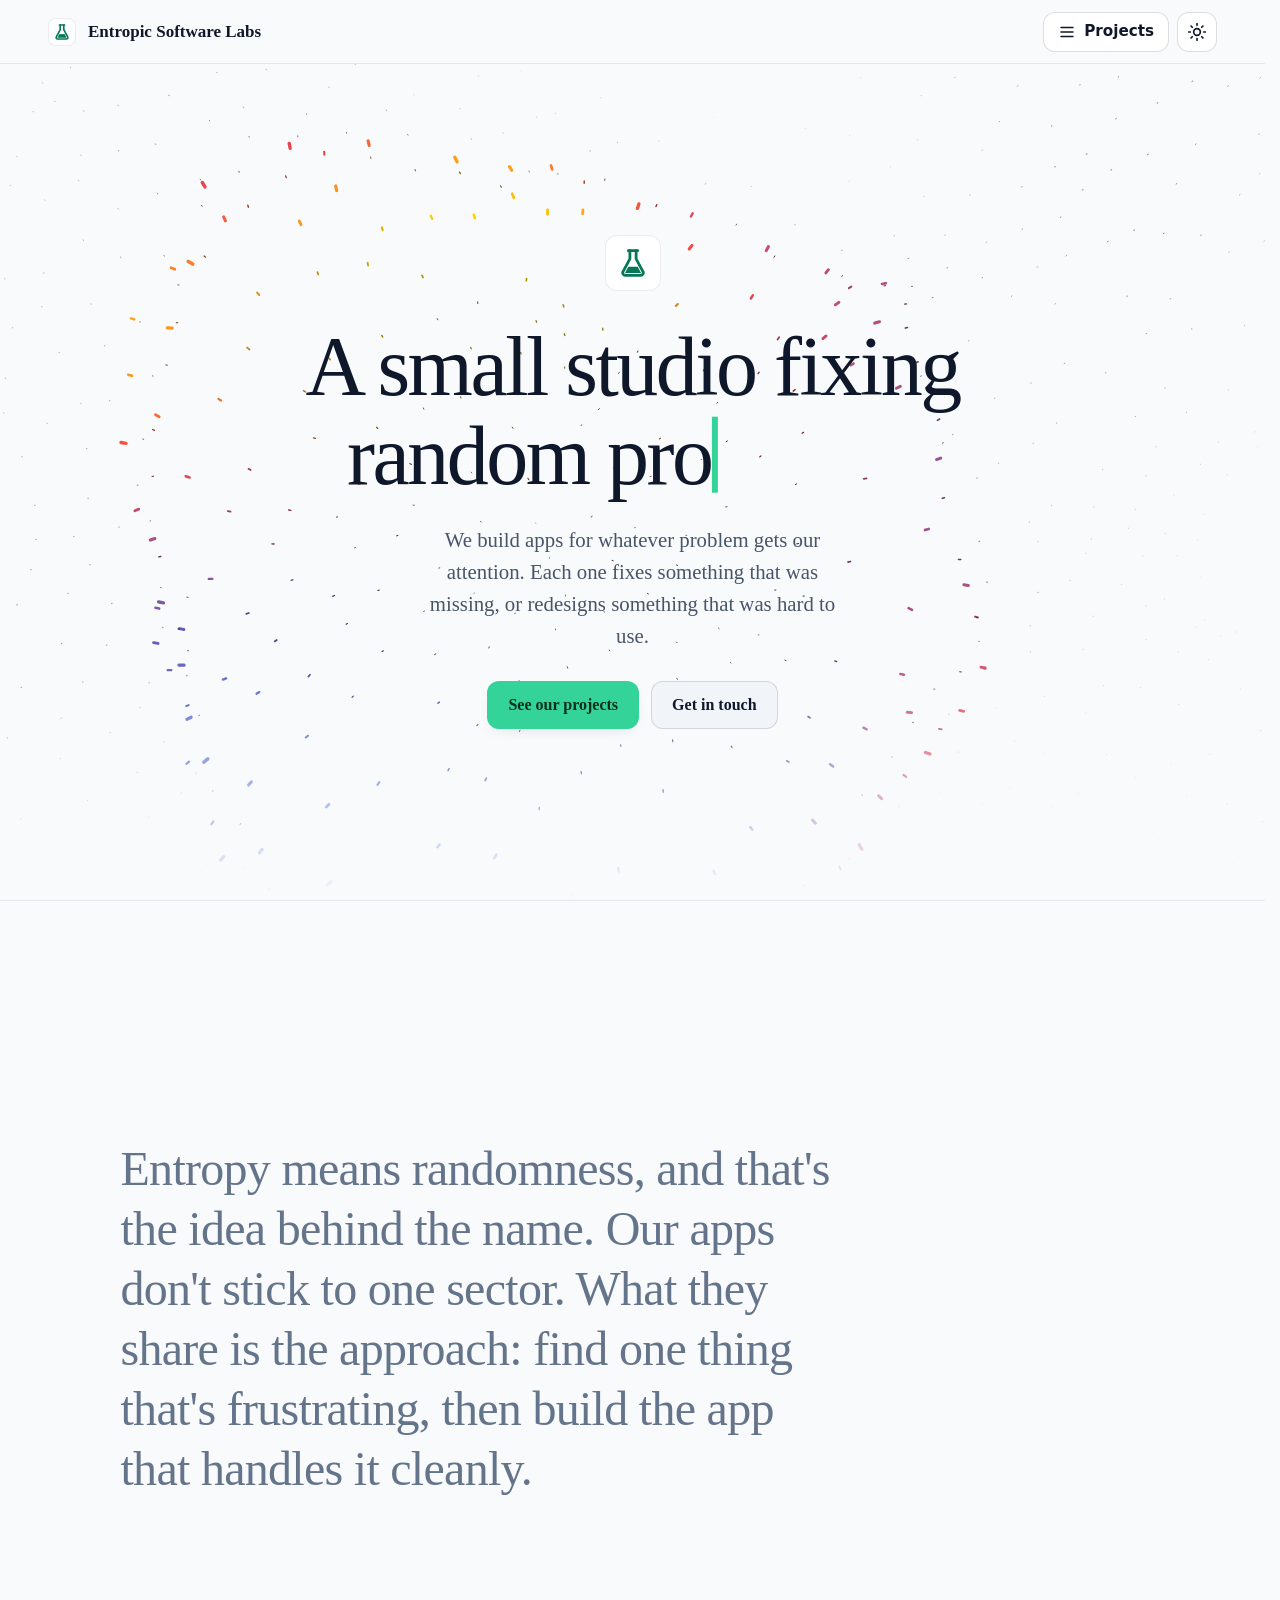
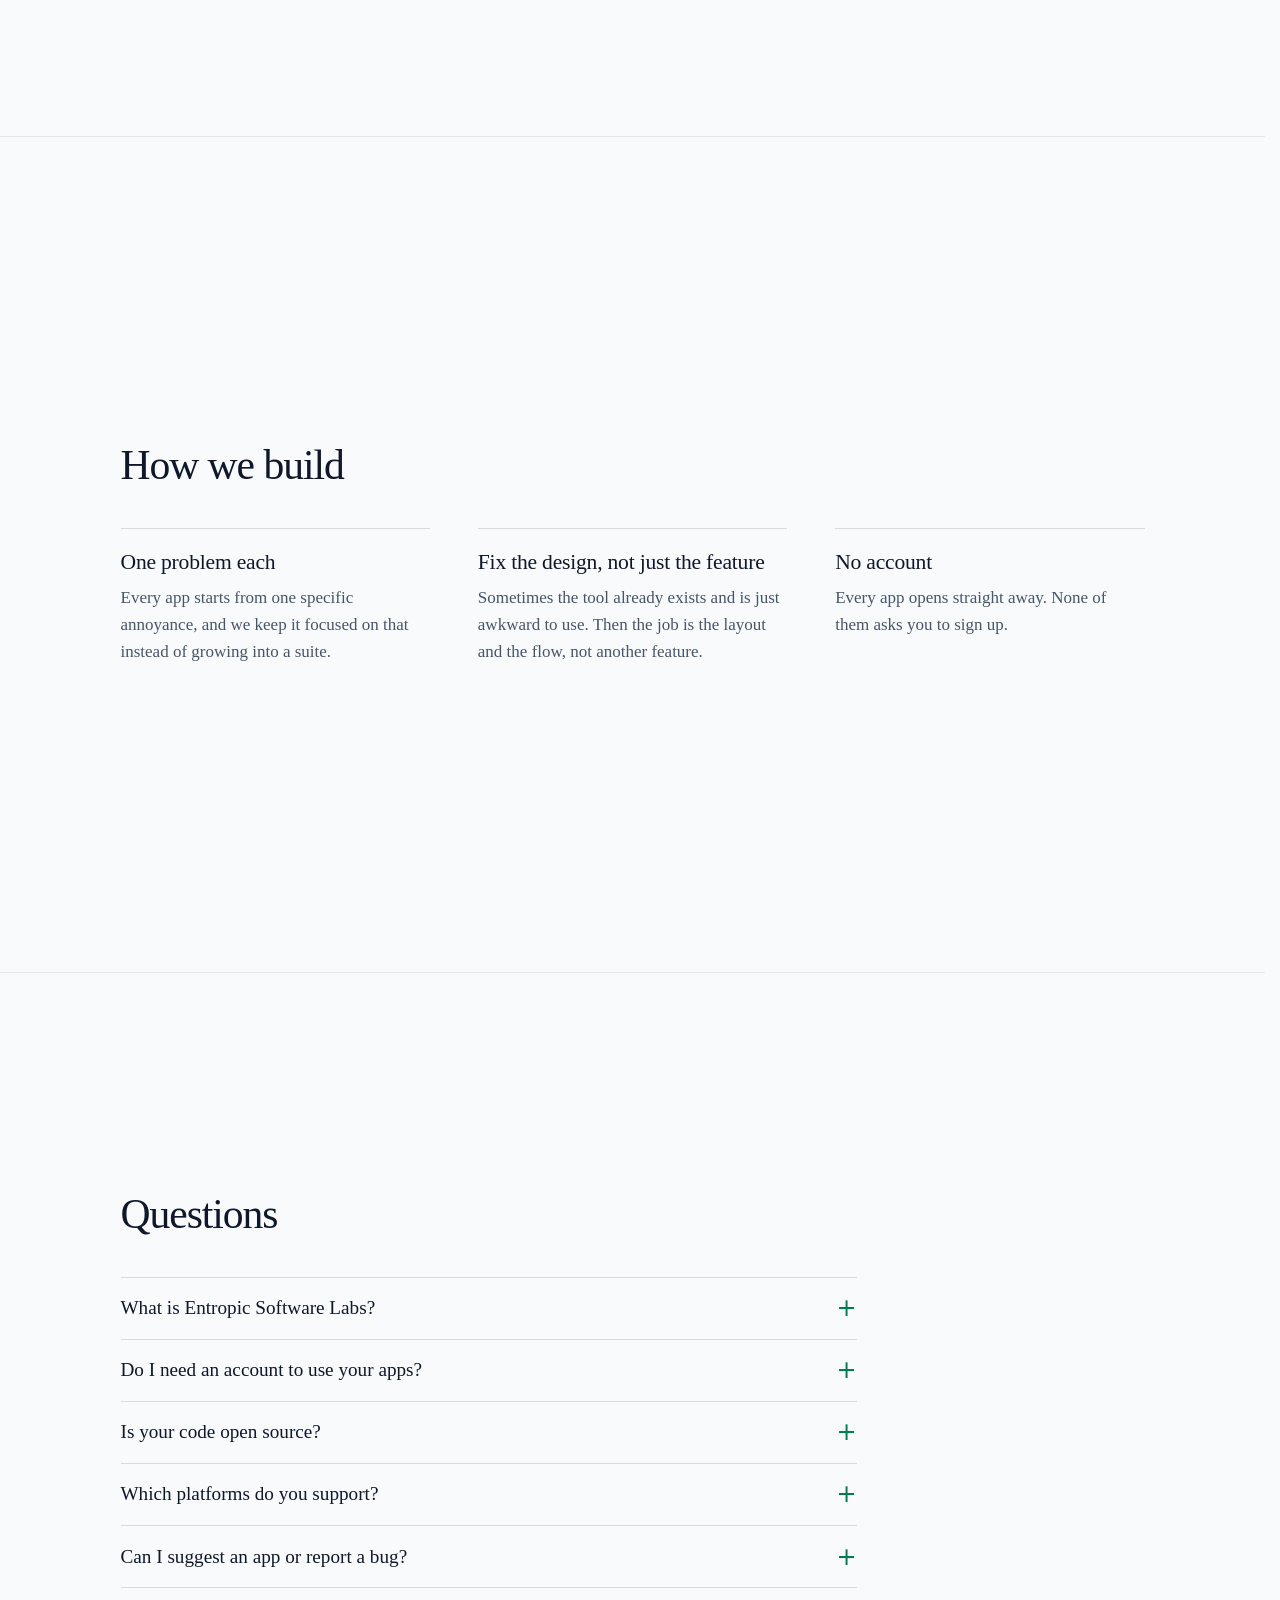
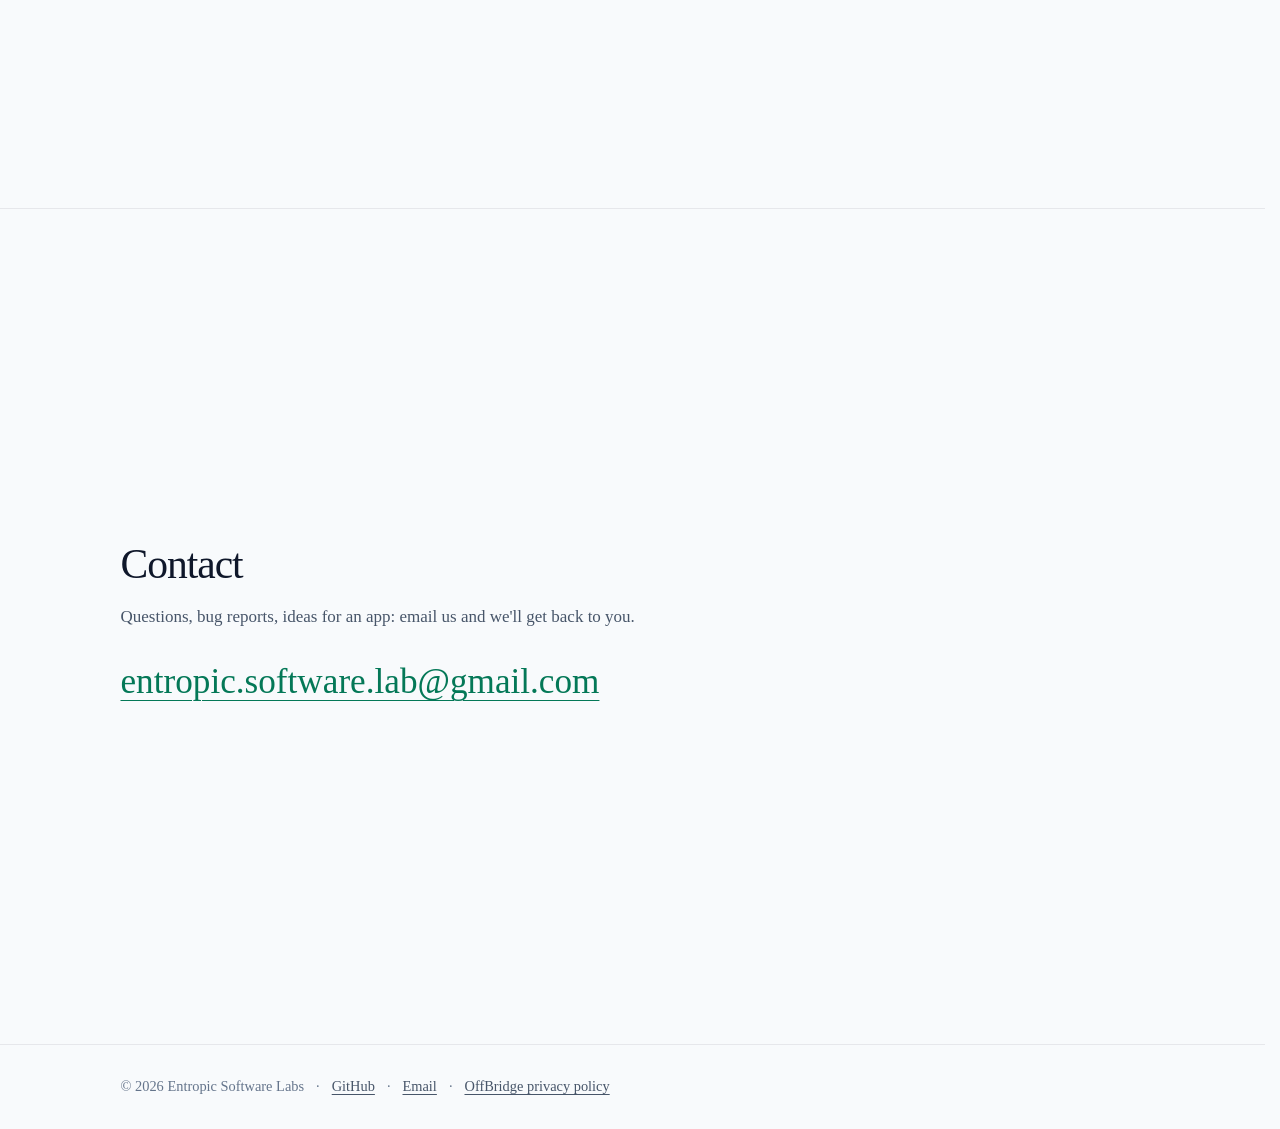
<file: index.html>
<!doctype html>
<html lang="en">
<head>
  <meta charset="utf-8">
  <meta name="viewport" content="width=device-width, initial-scale=1">
  <title>Entropic Software Labs</title>
  <meta name="description" content="Entropic Software Labs is a small software studio building apps for Android, Windows and the web. Each one fixes a specific problem or redesigns a tool that was hard to use.">
  <meta name="color-scheme" content="dark light">
  <meta name="theme-color" content="#141414" media="(prefers-color-scheme: dark)">
  <meta name="theme-color" content="#F8FAFC" media="(prefers-color-scheme: light)">
  <link rel="canonical" href="https://entropicsoftwarelabs.com/">
  <meta property="og:title" content="Entropic Software Labs">
  <meta property="og:description" content="Entropic Software Labs is a small software studio building apps for Android, Windows and the web. Each one fixes a specific problem or redesigns a tool that was hard to use.">
  <meta property="og:url" content="https://entropicsoftwarelabs.com/">
  <meta property="og:type" content="website">
  <meta property="og:site_name" content="Entropic Software Labs">
  <meta property="og:image" content="https://entropicsoftwarelabs.com/assets/og/home-2.jpg">
  <meta property="og:image:width" content="1200">
  <meta property="og:image:height" content="630">
  <meta property="og:image:alt" content="Entropic Software Labs: the studio name over a fanned trio of app screens, Schedule, Quick Vote and Card Games">
  <meta name="twitter:card" content="summary_large_image">
  <meta name="twitter:image:alt" content="Entropic Software Labs: the studio name over a fanned trio of app screens, Schedule, Quick Vote and Card Games">
  <link rel="icon" href="/assets/favicon.svg?v=2" type="image/svg+xml">
  <script src="/js/theme.js"></script>
  <link rel="stylesheet" href="/css/site.css">
  <link rel="stylesheet" href="/css/segments.css">
  <script src="/js/site.js" defer></script>
  <script src="/js/nav.js" defer></script>
  <script src="/js/field.js" defer></script>
  <script src="/js/segments.js" defer></script>
</head>
<body data-rail="off">
  <a class="skip-link" href="#content">Skip to content</a>
  <div class="topbar">
    <div class="container topbar-inner">
      <a class="brand" href="/">
        <span class="mark" aria-hidden="true">
          <svg viewBox="76 82 360 360" fill="none" stroke="currentColor" stroke-width="36" stroke-linecap="round" stroke-linejoin="round" focusable="false">
            <mask id="mark-liquid"><path d="M216 104v104L128 372a32 32 0 0 0 28 48h200a32 32 0 0 0 28-48L296 208V104z" fill="#fff" stroke="none"/><path d="M216 104v104L128 372a32 32 0 0 0 28 48h200a32 32 0 0 0 28-48L296 208V104" stroke="#000" stroke-width="60"/></mask>
            <rect x="0" y="310" width="512" height="202" fill="currentColor" stroke="none" mask="url(#mark-liquid)"/>
            <path d="M216 104v104L128 372a32 32 0 0 0 28 48h200a32 32 0 0 0 28-48L296 208V104"/>
            <path d="M196 104h120"/>
          </svg>
        </span>
        <span class="brand-text"><span class="brand-short">Entropic</span><span class="brand-rest"> Software Labs</span></span>
      </a>
      <div class="topbar-actions">
        <a class="menu-btn" id="menu-btn" href="/projects/">
          <svg viewBox="0 0 24 24" fill="none" stroke="currentColor" stroke-width="2" stroke-linecap="round" stroke-linejoin="round" aria-hidden="true" focusable="false"><path d="M4 6h16M4 12h16M4 18h16"/></svg>
          <span class="menu-label">Projects</span>
        </a>
        <button class="theme-toggle" id="theme-toggle" type="button" aria-label="Switch to light theme">
          <svg class="icon-sun on-light" viewBox="0 0 24 24" fill="none" stroke="currentColor" stroke-width="2" stroke-linecap="round" stroke-linejoin="round" aria-hidden="true" focusable="false">
            <circle cx="12" cy="12" r="4"/>
            <path d="M12 2v2M12 20v2M4.93 4.93l1.41 1.41M17.66 17.66l1.41 1.41M2 12h2M20 12h2M4.93 19.07l1.41-1.41M17.66 6.34l1.41-1.41"/>
          </svg>
          <svg class="icon-moon on-dark" viewBox="0 0 24 24" fill="none" stroke="currentColor" stroke-width="2" stroke-linecap="round" stroke-linejoin="round" aria-hidden="true" focusable="false">
            <path d="M21 12.8A9 9 0 1 1 11.2 3a7 7 0 0 0 9.8 9.8z"/>
          </svg>
        </button>
      </div>
    </div>
  </div>

  <header class="hero hero-home scene" data-chapter="Intro" id="content">
    <canvas class="field" aria-hidden="true"></canvas>
    <div class="container">
      <span class="mark hero-mark" aria-hidden="true">
        <svg viewBox="76 82 360 360" fill="none" stroke="currentColor" stroke-width="36" stroke-linecap="round" stroke-linejoin="round" focusable="false">
          <mask id="mark-liquid-hero"><path d="M216 104v104L128 372a32 32 0 0 0 28 48h200a32 32 0 0 0 28-48L296 208V104z" fill="#fff" stroke="none"/><path d="M216 104v104L128 372a32 32 0 0 0 28 48h200a32 32 0 0 0 28-48L296 208V104" stroke="#000" stroke-width="60"/></mask>
          <rect x="0" y="310" width="512" height="202" fill="currentColor" stroke="none" mask="url(#mark-liquid-hero)"/>
          <path d="M216 104v104L128 372a32 32 0 0 0 28 48h200a32 32 0 0 0 28-48L296 208V104"/>
          <path d="M196 104h120"/>
        </svg>
      </span>
      <h1 class="typed"><span class="sr-only">A small studio fixing random problems.</span><span class="typed-text" aria-hidden="true">A small studio fixing random problems.</span></h1>
      <p class="lead">We build apps for whatever problem gets our attention. Each one fixes something that was missing, or redesigns something that was hard to use.</p>
      <div class="actions">
        <a class="btn btn-primary" href="/projects/">See our projects</a>
        <a class="btn btn-secondary" href="#contact">Get in touch</a>
      </div>
    </div>
  </header>

  <main>
    <section class="statement scene" id="about" data-chapter="About" aria-label="About the studio">
      <div class="container">
        <p class="fill">Entropy means randomness, and that's the idea behind the name. Our apps don't stick to one sector. What they share is the approach: find one thing that's frustrating, then build the app that handles it cleanly.</p>
      </div>
    </section>

    <section class="principles scene" id="principles" data-chapter="Principles">
      <div class="container">
        <h2>How we build</h2>
        <ul class="principles-list">
          <li>
            <h3>One problem each</h3>
            <p>Every app starts from one specific annoyance, and we keep it focused on that instead of growing into a suite.</p>
          </li>
          <li>
            <h3>Fix the design, not just the feature</h3>
            <p>Sometimes the tool already exists and is just awkward to use. Then the job is the layout and the flow, not another feature.</p>
          </li>
          <li>
            <h3>No account</h3>
            <p>Every app opens straight away. None of them asks you to sign up.</p>
          </li>
        </ul>
      </div>
    </section>

    <section class="faq scene" data-chapter="Questions" id="faq" aria-labelledby="faq-title">
      <div class="container">
        <h2 id="faq-title">Questions</h2>
        <div class="faq-list">
          <details class="faq-item">
            <summary>What is Entropic Software Labs?</summary>
            <p>A small software studio. We build apps for Android, Windows and the web, and we don't stick to one sector: file transfer, polls, calendars, card games and church bookkeeping so far.</p>
          </details>
          <details class="faq-item">
            <summary>Do I need an account to use your apps?</summary>
            <p>No. None of our apps asks you to sign up.</p>
          </details>
          <details class="faq-item">
            <summary>Is your code open source?</summary>
            <p>Most of it. Projects marked Open source on the <a href="/projects/">projects page</a> have their code on GitHub. A few are closed source.</p>
          </details>
          <details class="faq-item">
            <summary>Which platforms do you support?</summary>
            <p>Android, Windows and the web. Each project's page says which ones it runs on.</p>
          </details>
          <details class="faq-item">
            <summary>Can I suggest an app or report a bug?</summary>
            <p>Yes. Email us at the address below. For open-source projects you can also open an issue on GitHub.</p>
          </details>
        </div>
      </div>
    </section>

    <section class="contact scene" data-chapter="Contact" id="contact" aria-labelledby="contact-title">
      <div class="container">
        <h2 id="contact-title">Contact</h2>
        <p class="contact-lead">Questions, bug reports, ideas for an app: email us and we'll get back to you.</p>
        <a class="contact-email" href="mailto:entropic.software.lab@gmail.com">entropic.software.lab@gmail.com</a>
      </div>
    </section>
  </main>

  <footer class="footer">
    <div class="container footer-inner">
      <p>&copy; <span id="year">2026</span> Entropic Software Labs</p>
      <span aria-hidden="true">&middot;</span>
      <a href="https://github.com/josephting1105123" rel="noopener">GitHub</a>
      <span aria-hidden="true">&middot;</span>
      <a href="mailto:entropic.software.lab@gmail.com">Email</a>
      <span aria-hidden="true">&middot;</span>
      <a href="https://offbridge.app/privacy.html" rel="noopener">OffBridge privacy policy</a>
    </div>
  </footer>
</body>
</html>
</file>
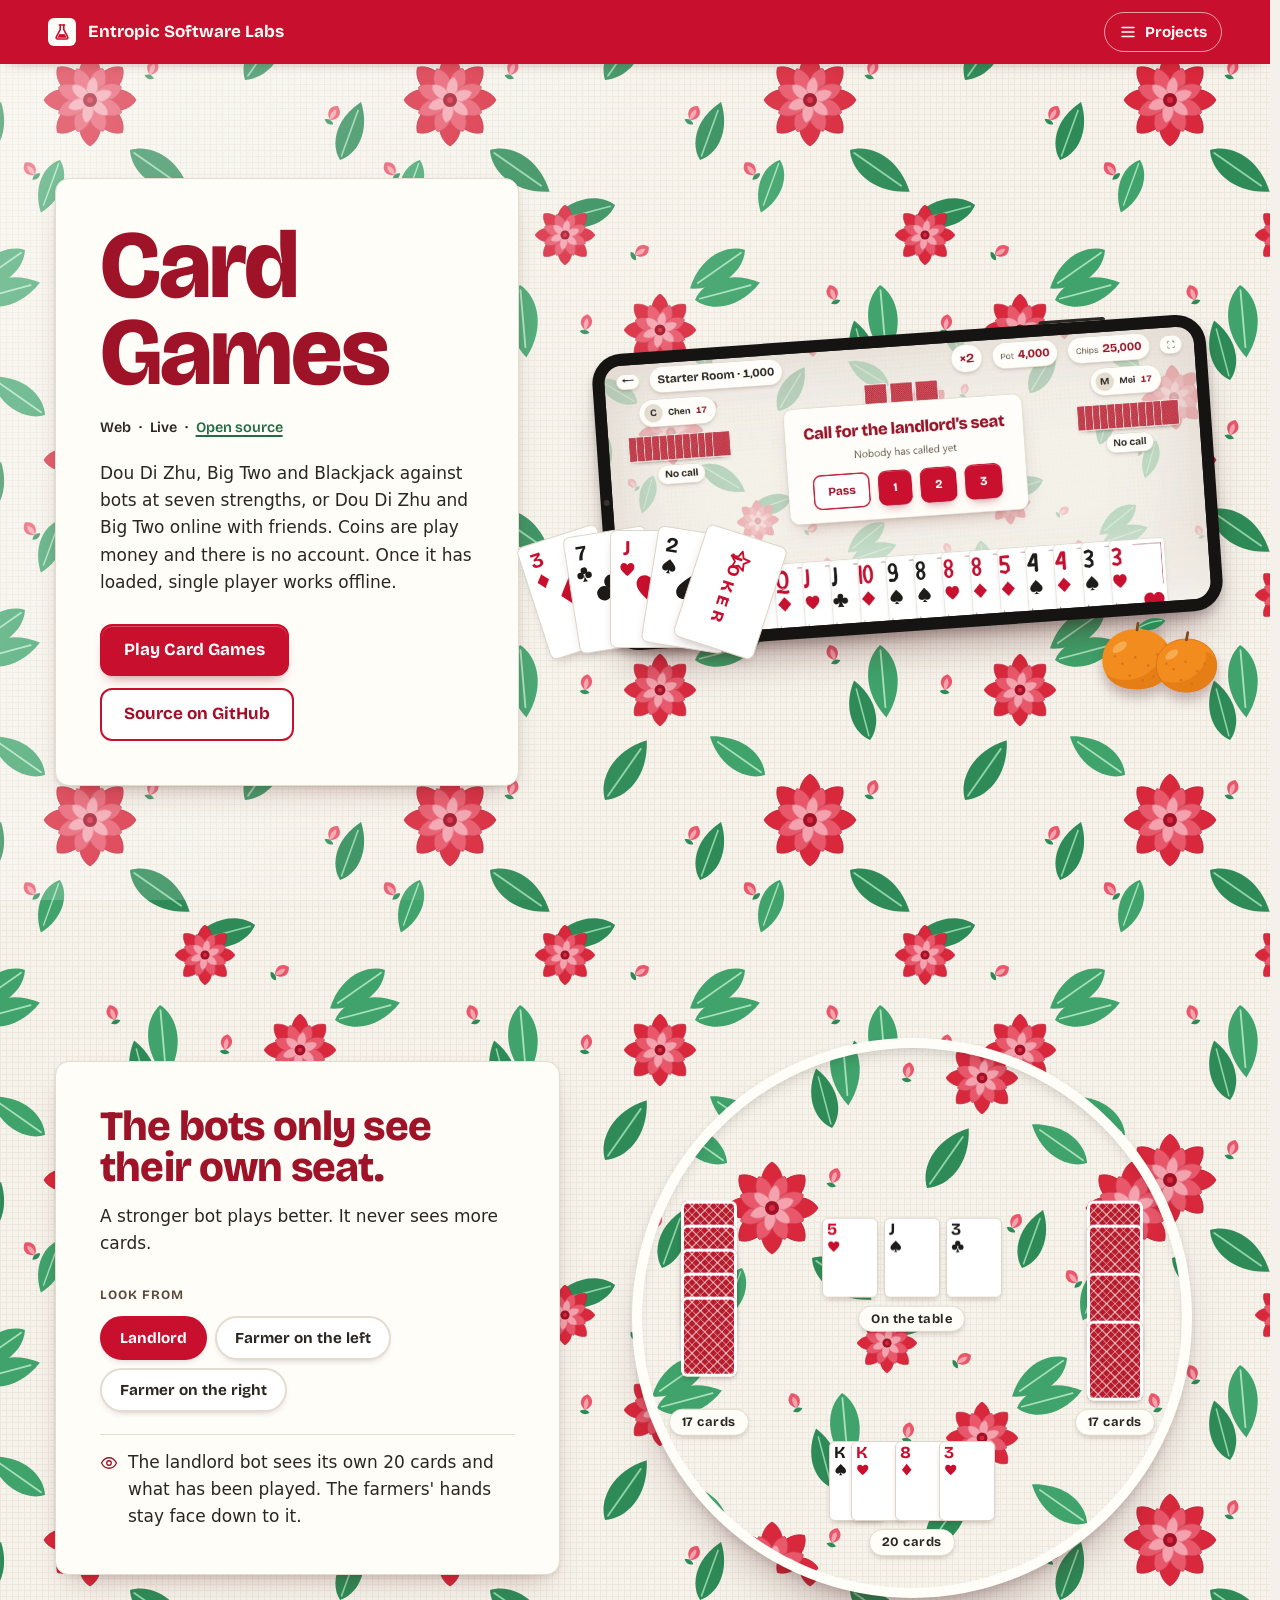
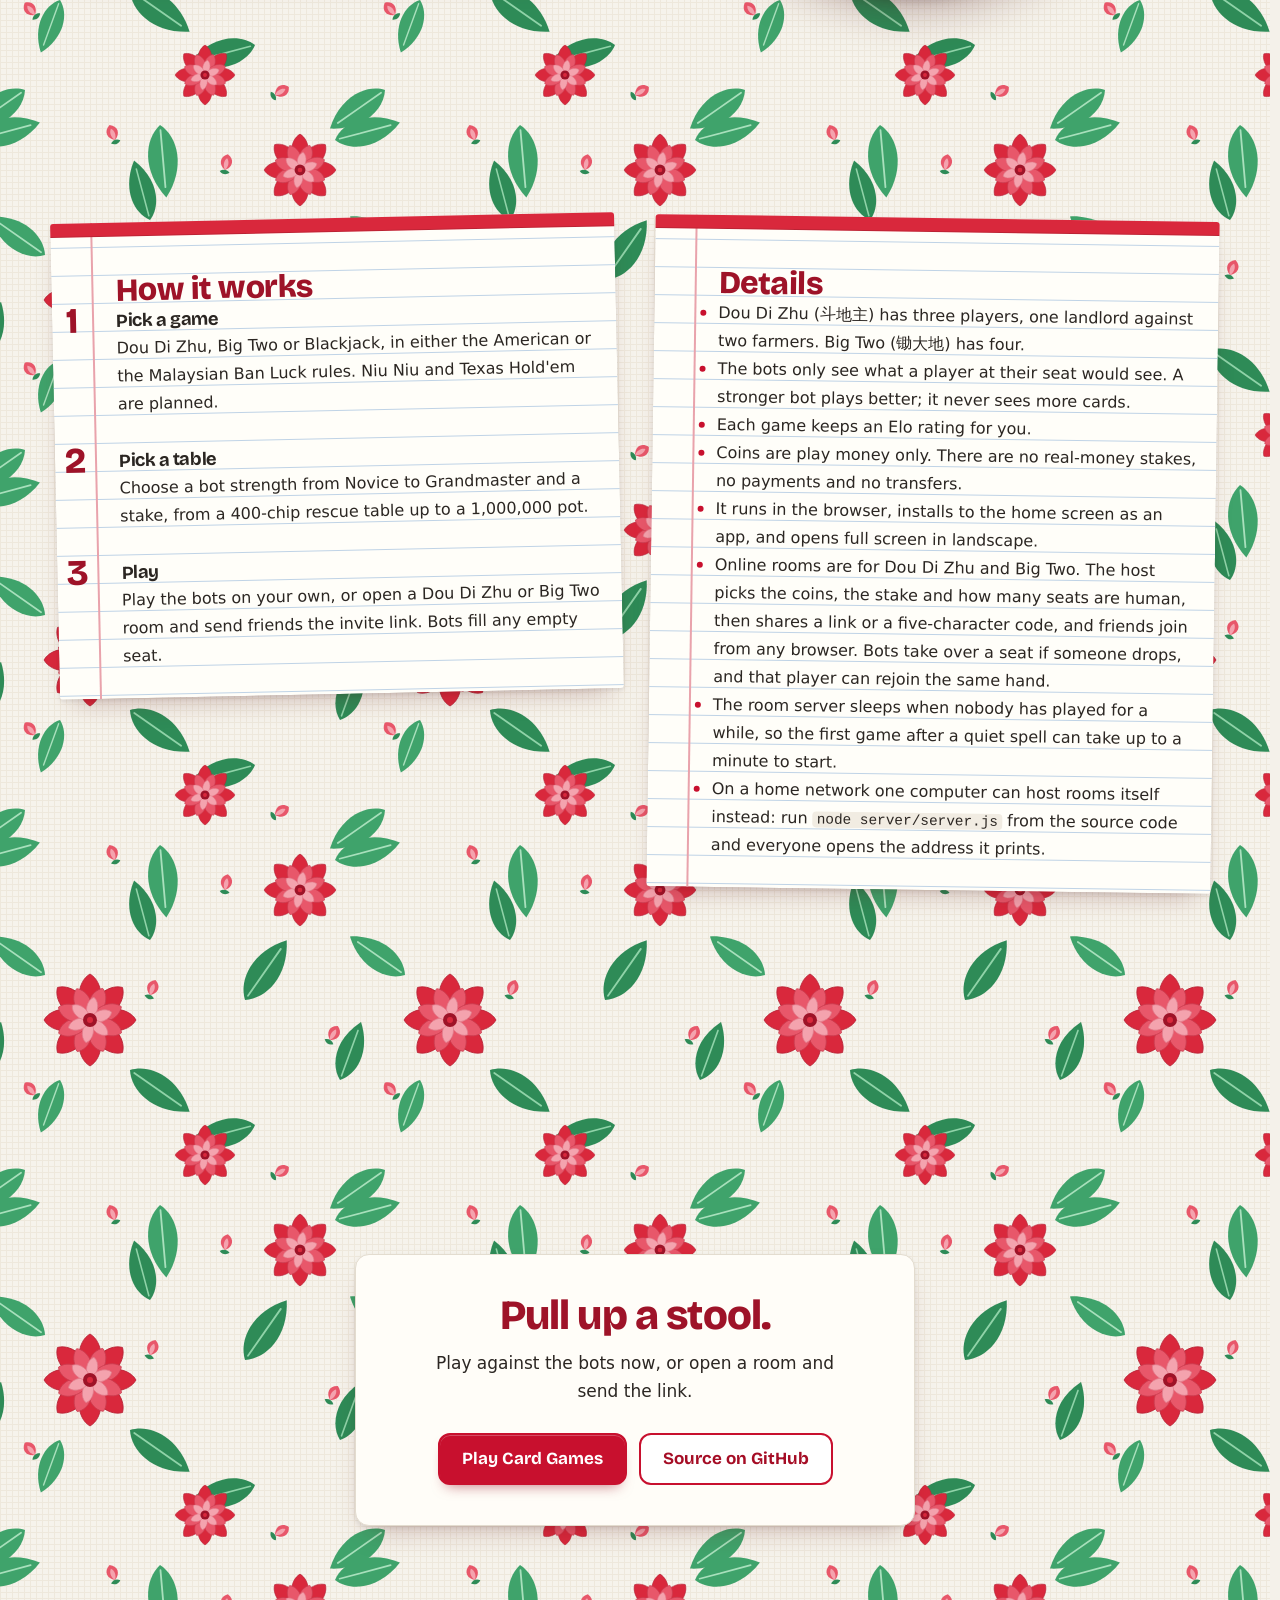
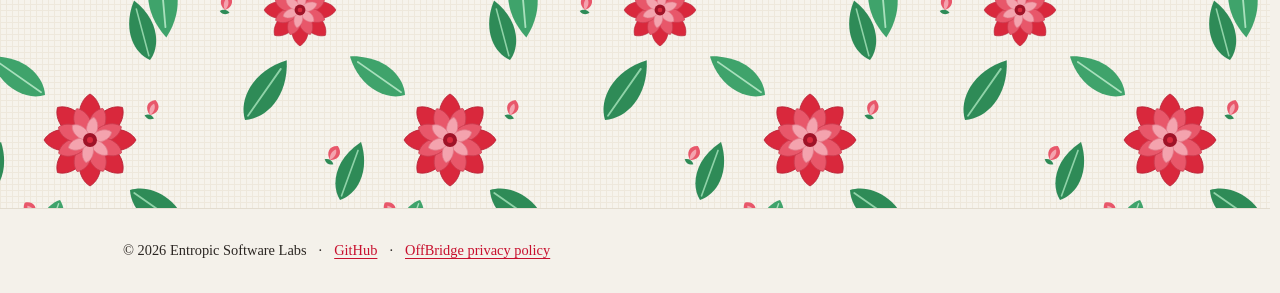
<file: card-games/index.html>
<!doctype html>
<html lang="en">
<head>
  <meta charset="utf-8">
  <meta name="viewport" content="width=device-width, initial-scale=1">
  <title>Card Games &middot; Entropic Software Labs</title>
  <meta name="description" content="Card Games is a web app with Dou Di Zhu, Big Two and Blackjack against bots at seven strengths, plus online rooms for Dou Di Zhu and Big Two. Play-money coins, no account, and it installs to your home screen.">
  <meta name="color-scheme" content="light">
  <meta name="theme-color" content="#C8102E">
  <link rel="canonical" href="https://entropicsoftwarelabs.com/card-games/">
  <meta property="og:title" content="Card Games &middot; Entropic Software Labs">
  <meta property="og:description" content="Dou Di Zhu, Big Two and Blackjack against bots, or online with friends. Play-money coins and no account.">
  <meta property="og:url" content="https://entropicsoftwarelabs.com/card-games/">
  <meta property="og:type" content="website">
  <meta property="og:site_name" content="Entropic Software Labs">
  <meta property="og:image" content="https://entropicsoftwarelabs.com/assets/og/card-games-2.jpg">
  <meta property="og:image:width" content="1200">
  <meta property="og:image:height" content="630">
  <meta property="og:image:alt" content="Card Games: a Dou Di Zhu table at phone size, next to the app name and tagline">
  <meta name="twitter:card" content="summary_large_image">
  <meta name="twitter:image:alt" content="Card Games: a Dou Di Zhu table at phone size, next to the app name and tagline">
  <link rel="icon" href="/assets/favicon.svg?v=2" type="image/svg+xml">
  <link rel="preload" href="/assets/fonts/bricolage-latin.woff2" as="font" type="font/woff2" crossorigin>
  <script src="/js/theme.js"></script>
  <link rel="stylesheet" href="/css/site.css">
  <link rel="stylesheet" href="/css/segments.css">
  <link rel="stylesheet" href="/css/card-games.css">
  <script src="/js/site.js" defer></script>
  <script src="/js/nav.js" defer></script>
  <script src="/js/segments.js" defer></script>
</head>
<body data-product="card-games" data-rail="off">
  <a class="skip-link" href="#content">Skip to content</a>
  <div class="topbar">
    <div class="container topbar-inner">
      <a class="brand" href="/">
        <span class="mark" aria-hidden="true">
          <svg viewBox="76 82 360 360" fill="none" stroke="currentColor" stroke-width="36" stroke-linecap="round" stroke-linejoin="round" focusable="false">
            <mask id="mark-liquid"><path d="M216 104v104L128 372a32 32 0 0 0 28 48h200a32 32 0 0 0 28-48L296 208V104z" fill="#fff" stroke="none"/><path d="M216 104v104L128 372a32 32 0 0 0 28 48h200a32 32 0 0 0 28-48L296 208V104" stroke="#000" stroke-width="60"/></mask>
            <rect x="0" y="310" width="512" height="202" fill="currentColor" stroke="none" mask="url(#mark-liquid)"/>
            <path d="M216 104v104L128 372a32 32 0 0 0 28 48h200a32 32 0 0 0 28-48L296 208V104"/>
            <path d="M196 104h120"/>
          </svg>
        </span>
        <span class="brand-text"><span class="brand-short">Entropic</span><span class="brand-rest"> Software Labs</span></span>
      </a>
      <div class="topbar-actions">
        <a class="menu-btn" id="menu-btn" href="/projects/">
          <svg viewBox="0 0 24 24" fill="none" stroke="currentColor" stroke-width="2" stroke-linecap="round" stroke-linejoin="round" aria-hidden="true" focusable="false"><path d="M4 6h16M4 12h16M4 18h16"/></svg>
          <span class="menu-label">Projects</span>
        </a>
        <button class="theme-toggle" id="theme-toggle" type="button" aria-label="Switch to light theme">
          <svg class="icon-sun on-light" viewBox="0 0 24 24" fill="none" stroke="currentColor" stroke-width="2" stroke-linecap="round" stroke-linejoin="round" aria-hidden="true" focusable="false">
            <circle cx="12" cy="12" r="4"/>
            <path d="M12 2v2M12 20v2M4.93 4.93l1.41 1.41M17.66 17.66l1.41 1.41M2 12h2M20 12h2M4.93 19.07l1.41-1.41M17.66 6.34l1.41-1.41"/>
          </svg>
          <svg class="icon-moon on-dark" viewBox="0 0 24 24" fill="none" stroke="currentColor" stroke-width="2" stroke-linecap="round" stroke-linejoin="round" aria-hidden="true" focusable="false">
            <path d="M21 12.8A9 9 0 1 1 11.2 3a7 7 0 0 0 9.8 9.8z"/>
          </svg>
        </button>
      </div>
    </div>
  </div>

  <main id="content" class="cg-main">
    <svg class="cg-sprite" width="0" height="0" aria-hidden="true" focusable="false">
      <symbol id="s-heart" viewBox="0 0 24 24"><path d="M12 21.5C5 15.5 2 12.2 2 8.4 2 5.2 4.4 3 7.2 3c2 0 3.7 1.1 4.8 2.9C13.1 4.1 14.8 3 16.8 3 19.6 3 22 5.2 22 8.4c0 3.8-3 7.1-10 13.1z"/></symbol>
      <symbol id="s-diamond" viewBox="0 0 24 24"><path d="M12 1.5c2.4 3.4 5.9 7 8.5 10.5-2.6 3.5-6.1 7.1-8.5 10.5C9.6 19.1 6.1 15.5 3.5 12 6.1 8.5 9.6 4.9 12 1.5z"/></symbol>
      <symbol id="s-club" viewBox="0 0 24 24"><circle cx="12" cy="6.6" r="4.7"/><circle cx="6.3" cy="13.4" r="4.7"/><circle cx="17.7" cy="13.4" r="4.7"/><path d="M12 11c0 5-.9 8.2-3.6 11.5h7.2C12.9 19.2 12 16 12 11z"/></symbol>
      <symbol id="s-spade" viewBox="0 0 24 24"><path d="M12 1.8C17 7 21.5 10 21.5 14.2c0 2.8-2.2 4.6-4.6 4.6-1.9 0-3.3-.9-4.1-2.2.1 2.4.8 4 2.3 5.4H8.9c1.5-1.4 2.2-3 2.3-5.4-.8 1.3-2.2 2.2-4.1 2.2-2.4 0-4.6-1.8-4.6-4.6C2.5 10 7 7 12 1.8z"/></symbol>
    </svg>

    <section class="cg-hero scene" id="hero" aria-labelledby="cg-title">
      <div class="cg-placard cg-hero-card">
        <h1 id="cg-title">Card Games</h1>
        <p class="cg-status"><span>Web</span><span class="cg-dot" aria-hidden="true">&middot;</span><span>Live</span><span class="cg-dot" aria-hidden="true">&middot;</span><a href="https://github.com/josephting1105123/Card-Games" rel="noopener">Open source</a></p>
        <p class="cg-lead">Dou Di Zhu, Big Two and Blackjack against bots at seven strengths, or Dou Di Zhu and Big Two online with friends. Coins are play money and there is no account. Once it has loaded, single player works offline.</p>
        <div class="cg-actions">
          <a class="btn-play" href="https://josephting1105123.github.io/Card-Games/" rel="noopener">Play Card Games</a>
          <a class="btn-src" href="https://github.com/josephting1105123/Card-Games" rel="noopener">Source on GitHub</a>
        </div>
      </div>
      <div class="cg-stage">
        <div class="cg-phone">
          <img src="/assets/shots/card-games-bid.webp" width="844" height="390" alt="A Dou Di Zhu hand at phone size: the bid panel over the tablecloth, two opponents' card backs and the player's 17 cards">
        </div>
        <div class="cg-hand" aria-hidden="true">
          <div class="cg-pcard is-red"><span class="cg-corner"><b>3</b><svg class="cg-suit" viewBox="0 0 24 24" aria-hidden="true" focusable="false"><use href="#s-diamond"/></svg></span><svg class="cg-suit cg-pip" viewBox="0 0 24 24" aria-hidden="true" focusable="false"><use href="#s-diamond"/></svg><span class="cg-corner cg-corner--end"><b>3</b><svg class="cg-suit" viewBox="0 0 24 24" aria-hidden="true" focusable="false"><use href="#s-diamond"/></svg></span></div>
          <div class="cg-pcard is-black"><span class="cg-corner"><b>7</b><svg class="cg-suit" viewBox="0 0 24 24" aria-hidden="true" focusable="false"><use href="#s-club"/></svg></span><svg class="cg-suit cg-pip" viewBox="0 0 24 24" aria-hidden="true" focusable="false"><use href="#s-club"/></svg><span class="cg-corner cg-corner--end"><b>7</b><svg class="cg-suit" viewBox="0 0 24 24" aria-hidden="true" focusable="false"><use href="#s-club"/></svg></span></div>
          <div class="cg-pcard is-red"><span class="cg-corner"><b>J</b><svg class="cg-suit" viewBox="0 0 24 24" aria-hidden="true" focusable="false"><use href="#s-heart"/></svg></span><svg class="cg-suit cg-pip" viewBox="0 0 24 24" aria-hidden="true" focusable="false"><use href="#s-heart"/></svg><span class="cg-corner cg-corner--end"><b>J</b><svg class="cg-suit" viewBox="0 0 24 24" aria-hidden="true" focusable="false"><use href="#s-heart"/></svg></span></div>
          <div class="cg-pcard is-black"><span class="cg-corner"><b>2</b><svg class="cg-suit" viewBox="0 0 24 24" aria-hidden="true" focusable="false"><use href="#s-spade"/></svg></span><svg class="cg-suit cg-pip" viewBox="0 0 24 24" aria-hidden="true" focusable="false"><use href="#s-spade"/></svg><span class="cg-corner cg-corner--end"><b>2</b><svg class="cg-suit" viewBox="0 0 24 24" aria-hidden="true" focusable="false"><use href="#s-spade"/></svg></span></div>
          <div class="cg-pcard cg-joker is-red"><span class="cg-joker-word">Joker</span><svg class="cg-star" viewBox="0 0 24 24" aria-hidden="true" focusable="false"><path d="M12 2.8l2.7 5.9 6.4.7-4.8 4.4 1.3 6.3L12 16.8l-5.6 3.3 1.3-6.3L2.9 9.4l6.4-.7z"/></svg></div>
        </div>
        <svg class="cg-oranges" viewBox="0 0 140 96" aria-hidden="true" focusable="false">
          <path d="M46 24C68 24 84 38 84 58C84 78 68 90 46 90C24 90 8 78 8 58C8 38 24 24 46 24Z" fill="#F28C1E"/>
          <path d="M84 58C84 78 68 90 46 90C30 90 18 84 12 74C26 82 44 82 58 72C72 62 78 50 76 38C81 43 84 50 84 58Z" fill="#E67E16"/>
          <ellipse cx="27" cy="44" rx="9" ry="4.5" transform="rotate(-35 27 44)" fill="#F9B45C" opacity=".8"/>
          <g fill="#D9701A"><circle cx="30" cy="62" r="1.3"/><circle cx="44" cy="55" r="1.3"/><circle cx="58" cy="64" r="1.3"/><circle cx="38" cy="75" r="1.3"/><circle cx="52" cy="80" r="1.3"/><circle cx="68" cy="52" r="1.3"/><circle cx="22" cy="54" r="1.3"/><circle cx="64" cy="76" r="1.3"/></g>
          <path d="M46 25L47 18" fill="none" stroke="#7A4B1E" stroke-width="3" stroke-linecap="round"/>
          <path d="M47 22C55 11 69 10 77 15C69 26 55 28 47 22Z" fill="#2E8B57"/>
          <path d="M49 22C57 18 65 15 73 15" fill="none" stroke="#8FD3A8" stroke-width="1.3" stroke-linecap="round"/>
          <path d="M100 35C118 35 133 47 133 64C133 81 118 93 100 93C82 93 67 81 67 64C67 47 82 35 100 35Z" fill="#F28C1E" stroke="#D9701A" stroke-width="1"/>
          <path d="M133 64C133 81 118 93 100 93C88 93 78 88 72 80C84 85 99 83 110 74C119 67 123 57 121 49C129 51 133 57 133 64Z" fill="#E67E16"/>
          <ellipse cx="84" cy="52" rx="8" ry="4" transform="rotate(-35 84 52)" fill="#F9B45C" opacity=".8"/>
          <g fill="#D9701A"><circle cx="86" cy="68" r="1.3"/><circle cx="99" cy="60" r="1.3"/><circle cx="112" cy="70" r="1.3"/><circle cx="94" cy="80" r="1.3"/><circle cx="106" cy="84" r="1.3"/><circle cx="120" cy="62" r="1.3"/><circle cx="78" cy="62" r="1.3"/></g>
          <path d="M100 36L101.500 28" fill="none" stroke="#7A4B1E" stroke-width="3" stroke-linecap="round"/>
        </svg>
      </div>
    </section>

    <section class="cg-fair scene" id="fair" aria-labelledby="cg-fair-title">
      <div class="cg-placard cg-fair-panel">
        <h2 id="cg-fair-title">The bots only see their own seat.</h2>
        <p>A stronger bot plays better. It never sees more cards.</p>
        <fieldset class="cg-seats">
          <legend>Look from</legend>
          <input type="radio" name="cg-seat" id="seat-landlord" value="landlord" aria-describedby="note-landlord" checked>
          <label for="seat-landlord">Landlord</label>
          <input type="radio" name="cg-seat" id="seat-left" value="left" aria-describedby="note-left">
          <label for="seat-left">Farmer on the left</label>
          <input type="radio" name="cg-seat" id="seat-right" value="right" aria-describedby="note-right">
          <label for="seat-right">Farmer on the right</label>
        </fieldset>
        <div class="cg-seat-notes" aria-live="polite">
          <p class="cg-seat-note cg-seat-note--landlord" id="note-landlord"><svg class="cg-eye" viewBox="0 0 24 24" width="18" height="18" fill="none" stroke="#9E1328" stroke-width="1.75" stroke-linecap="round" stroke-linejoin="round" aria-hidden="true" focusable="false"><path d="M2 12s3.6-7 10-7 10 7 10 7-3.6 7-10 7S2 12 2 12z"/><circle cx="12" cy="12" r="3"/></svg>The landlord bot sees its own 20 cards and what has been played. The farmers' hands stay face down to it.</p>
          <p class="cg-seat-note cg-seat-note--left" id="note-left"><svg class="cg-eye" viewBox="0 0 24 24" width="18" height="18" fill="none" stroke="#9E1328" stroke-width="1.75" stroke-linecap="round" stroke-linejoin="round" aria-hidden="true" focusable="false"><path d="M2 12s3.6-7 10-7 10 7 10 7-3.6 7-10 7S2 12 2 12z"/><circle cx="12" cy="12" r="3"/></svg>This farmer bot sees its own 17 cards and what has been played. Nobody else's hand.</p>
          <p class="cg-seat-note cg-seat-note--right" id="note-right"><svg class="cg-eye" viewBox="0 0 24 24" width="18" height="18" fill="none" stroke="#9E1328" stroke-width="1.75" stroke-linecap="round" stroke-linejoin="round" aria-hidden="true" focusable="false"><path d="M2 12s3.6-7 10-7 10 7 10 7-3.6 7-10 7S2 12 2 12z"/><circle cx="12" cy="12" r="3"/></svg>This farmer bot sees its own 17 cards and what has been played. Nobody else's hand.</p>
        </div>
      </div>
      <div class="cg-table" aria-hidden="true">
        <div class="cg-seat seat--left">
          <div class="cg-fan cg-fan--v"><span class="cg-card"><span class="cg-face cg-back"></span><span class="cg-face cg-front is-red"><b>Q</b><svg class="cg-suit" viewBox="0 0 24 24" aria-hidden="true" focusable="false"><use href="#s-diamond"/></svg></span></span><span class="cg-card"><span class="cg-face cg-back"></span><span class="cg-face cg-front is-black"><b>J</b><svg class="cg-suit" viewBox="0 0 24 24" aria-hidden="true" focusable="false"><use href="#s-club"/></svg></span></span><span class="cg-card"><span class="cg-face cg-back"></span><span class="cg-face cg-front is-black"><b>10</b><svg class="cg-suit" viewBox="0 0 24 24" aria-hidden="true" focusable="false"><use href="#s-spade"/></svg></span></span><span class="cg-card"><span class="cg-face cg-back"></span><span class="cg-face cg-front is-red"><b>7</b><svg class="cg-suit" viewBox="0 0 24 24" aria-hidden="true" focusable="false"><use href="#s-heart"/></svg></span></span><span class="cg-card"><span class="cg-face cg-back"></span><span class="cg-face cg-front is-red"><b>6</b><svg class="cg-suit" viewBox="0 0 24 24" aria-hidden="true" focusable="false"><use href="#s-diamond"/></svg></span></span><span class="cg-card"><span class="cg-face cg-back"></span><span class="cg-face cg-front is-black"><b>4</b><svg class="cg-suit" viewBox="0 0 24 24" aria-hidden="true" focusable="false"><use href="#s-club"/></svg></span></span></div>
          <span class="cg-tag">17 cards</span>
        </div>
        <div class="cg-center">
          <div class="cg-pile"><span class="cg-card is-up"><span class="cg-face cg-back"></span><span class="cg-face cg-front is-red"><b>5</b><svg class="cg-suit" viewBox="0 0 24 24" aria-hidden="true" focusable="false"><use href="#s-heart"/></svg></span></span><span class="cg-card is-up"><span class="cg-face cg-back"></span><span class="cg-face cg-front is-black"><b>J</b><svg class="cg-suit" viewBox="0 0 24 24" aria-hidden="true" focusable="false"><use href="#s-spade"/></svg></span></span><span class="cg-card is-up"><span class="cg-face cg-back"></span><span class="cg-face cg-front is-black"><b>3</b><svg class="cg-suit" viewBox="0 0 24 24" aria-hidden="true" focusable="false"><use href="#s-club"/></svg></span></span></div>
          <span class="cg-tag">On the table</span>
        </div>
        <div class="cg-seat seat--right">
          <div class="cg-fan cg-fan--v"><span class="cg-card"><span class="cg-face cg-back"></span><span class="cg-face cg-front is-black"><b>A</b><svg class="cg-suit" viewBox="0 0 24 24" aria-hidden="true" focusable="false"><use href="#s-spade"/></svg></span></span><span class="cg-card"><span class="cg-face cg-back"></span><span class="cg-face cg-front is-red"><b>A</b><svg class="cg-suit" viewBox="0 0 24 24" aria-hidden="true" focusable="false"><use href="#s-diamond"/></svg></span></span><span class="cg-card"><span class="cg-face cg-back"></span><span class="cg-face cg-front is-red"><b>10</b><svg class="cg-suit" viewBox="0 0 24 24" aria-hidden="true" focusable="false"><use href="#s-heart"/></svg></span></span><span class="cg-card"><span class="cg-face cg-back"></span><span class="cg-face cg-front is-black"><b>8</b><svg class="cg-suit" viewBox="0 0 24 24" aria-hidden="true" focusable="false"><use href="#s-club"/></svg></span></span><span class="cg-card"><span class="cg-face cg-back"></span><span class="cg-face cg-front is-black"><b>6</b><svg class="cg-suit" viewBox="0 0 24 24" aria-hidden="true" focusable="false"><use href="#s-spade"/></svg></span></span><span class="cg-card"><span class="cg-face cg-back"></span><span class="cg-face cg-front is-red"><b>2</b><svg class="cg-suit" viewBox="0 0 24 24" aria-hidden="true" focusable="false"><use href="#s-heart"/></svg></span></span></div>
          <span class="cg-tag">17 cards</span>
        </div>
        <div class="cg-seat seat--landlord">
          <div class="cg-fan"><span class="cg-card"><span class="cg-face cg-back"></span><span class="cg-face cg-front is-black"><b>K</b><svg class="cg-suit" viewBox="0 0 24 24" aria-hidden="true" focusable="false"><use href="#s-spade"/></svg></span></span><span class="cg-card"><span class="cg-face cg-back"></span><span class="cg-face cg-front is-red"><b>K</b><svg class="cg-suit" viewBox="0 0 24 24" aria-hidden="true" focusable="false"><use href="#s-heart"/></svg></span></span><span class="cg-card"><span class="cg-face cg-back"></span><span class="cg-face cg-front is-black"><b>9</b><svg class="cg-suit" viewBox="0 0 24 24" aria-hidden="true" focusable="false"><use href="#s-club"/></svg></span></span><span class="cg-card"><span class="cg-face cg-back"></span><span class="cg-face cg-front is-red"><b>8</b><svg class="cg-suit" viewBox="0 0 24 24" aria-hidden="true" focusable="false"><use href="#s-diamond"/></svg></span></span><span class="cg-card"><span class="cg-face cg-back"></span><span class="cg-face cg-front is-black"><b>5</b><svg class="cg-suit" viewBox="0 0 24 24" aria-hidden="true" focusable="false"><use href="#s-spade"/></svg></span></span><span class="cg-card"><span class="cg-face cg-back"></span><span class="cg-face cg-front is-red"><b>3</b><svg class="cg-suit" viewBox="0 0 24 24" aria-hidden="true" focusable="false"><use href="#s-heart"/></svg></span></span></div>
          <span class="cg-tag">20 cards</span>
        </div>
      </div>
    </section>

    <section class="cg-pad scene" id="pad">
      <article class="cg-sheet cg-sheet--steps" aria-labelledby="cg-how-title">
        <h2 id="cg-how-title">How it works</h2>
        <ol class="cg-steps" role="list">
          <li>
          <h3>Pick a game</h3>
          <p>Dou Di Zhu, Big Two or Blackjack, in either the American or the Malaysian Ban Luck rules. Niu Niu and Texas Hold'em are planned.</p>
          </li>
          <li>
          <h3>Pick a table</h3>
          <p>Choose a bot strength from Novice to Grandmaster and a stake, from a 400-chip rescue table up to a 1,000,000 pot.</p>
          </li>
          <li>
          <h3>Play</h3>
          <p>Play the bots on your own, or open a Dou Di Zhu or Big Two room and send friends the invite link. Bots fill any empty seat.</p>
          </li>
        </ol>
      </article>
      <article class="cg-sheet cg-sheet--facts" aria-labelledby="cg-details-title">
        <h2 id="cg-details-title">Details</h2>
        <ul class="cg-facts">
          <li>Dou Di Zhu (斗地主) has three players, one landlord against two farmers. Big Two (锄大地) has four.</li>
          <li>The bots only see what a player at their seat would see. A stronger bot plays better; it never sees more cards.</li>
          <li>Each game keeps an Elo rating for you.</li>
          <li>Coins are play money only. There are no real-money stakes, no payments and no transfers.</li>
          <li>It runs in the browser, installs to the home screen as an app, and opens full screen in landscape.</li>
          <li>Online rooms are for Dou Di Zhu and Big Two. The host picks the coins, the stake and how many seats are human, then shares a link or a five-character code, and friends join from any browser. Bots take over a seat if someone drops, and that player can rejoin the same hand.</li>
          <li>The room server sleeps when nobody has played for a while, so the first game after a quiet spell can take up to a minute to start.</li>
          <li>On a home network one computer can host rooms itself instead: run <code>node server/server.js</code> from the source code and everyone opens the address it prints.</li>
        </ul>
      </article>
    </section>

    <section class="cg-close scene" id="close" aria-labelledby="cg-close-title">
      <div class="cg-placard cg-close-card">
        <h2 id="cg-close-title">Pull up a stool.</h2>
        <p>Play against the bots now, or open a room and send the link.</p>
        <div class="cg-actions">
          <a class="btn-play" href="https://josephting1105123.github.io/Card-Games/" rel="noopener">Play Card Games</a>
          <a class="btn-src" href="https://github.com/josephting1105123/Card-Games" rel="noopener">Source on GitHub</a>
        </div>
      </div>
    </section>
  </main>

  <footer class="footer">
    <div class="container footer-inner">
      <p>&copy; <span id="year">2026</span> Entropic Software Labs</p>
      <span aria-hidden="true">&middot;</span>
      <a href="https://github.com/josephting1105123" rel="noopener">GitHub</a>
      <span aria-hidden="true">&middot;</span>
      <a href="https://offbridge.app/privacy.html" rel="noopener">OffBridge privacy policy</a>
    </div>
  </footer>
</body>
</html>
</file>
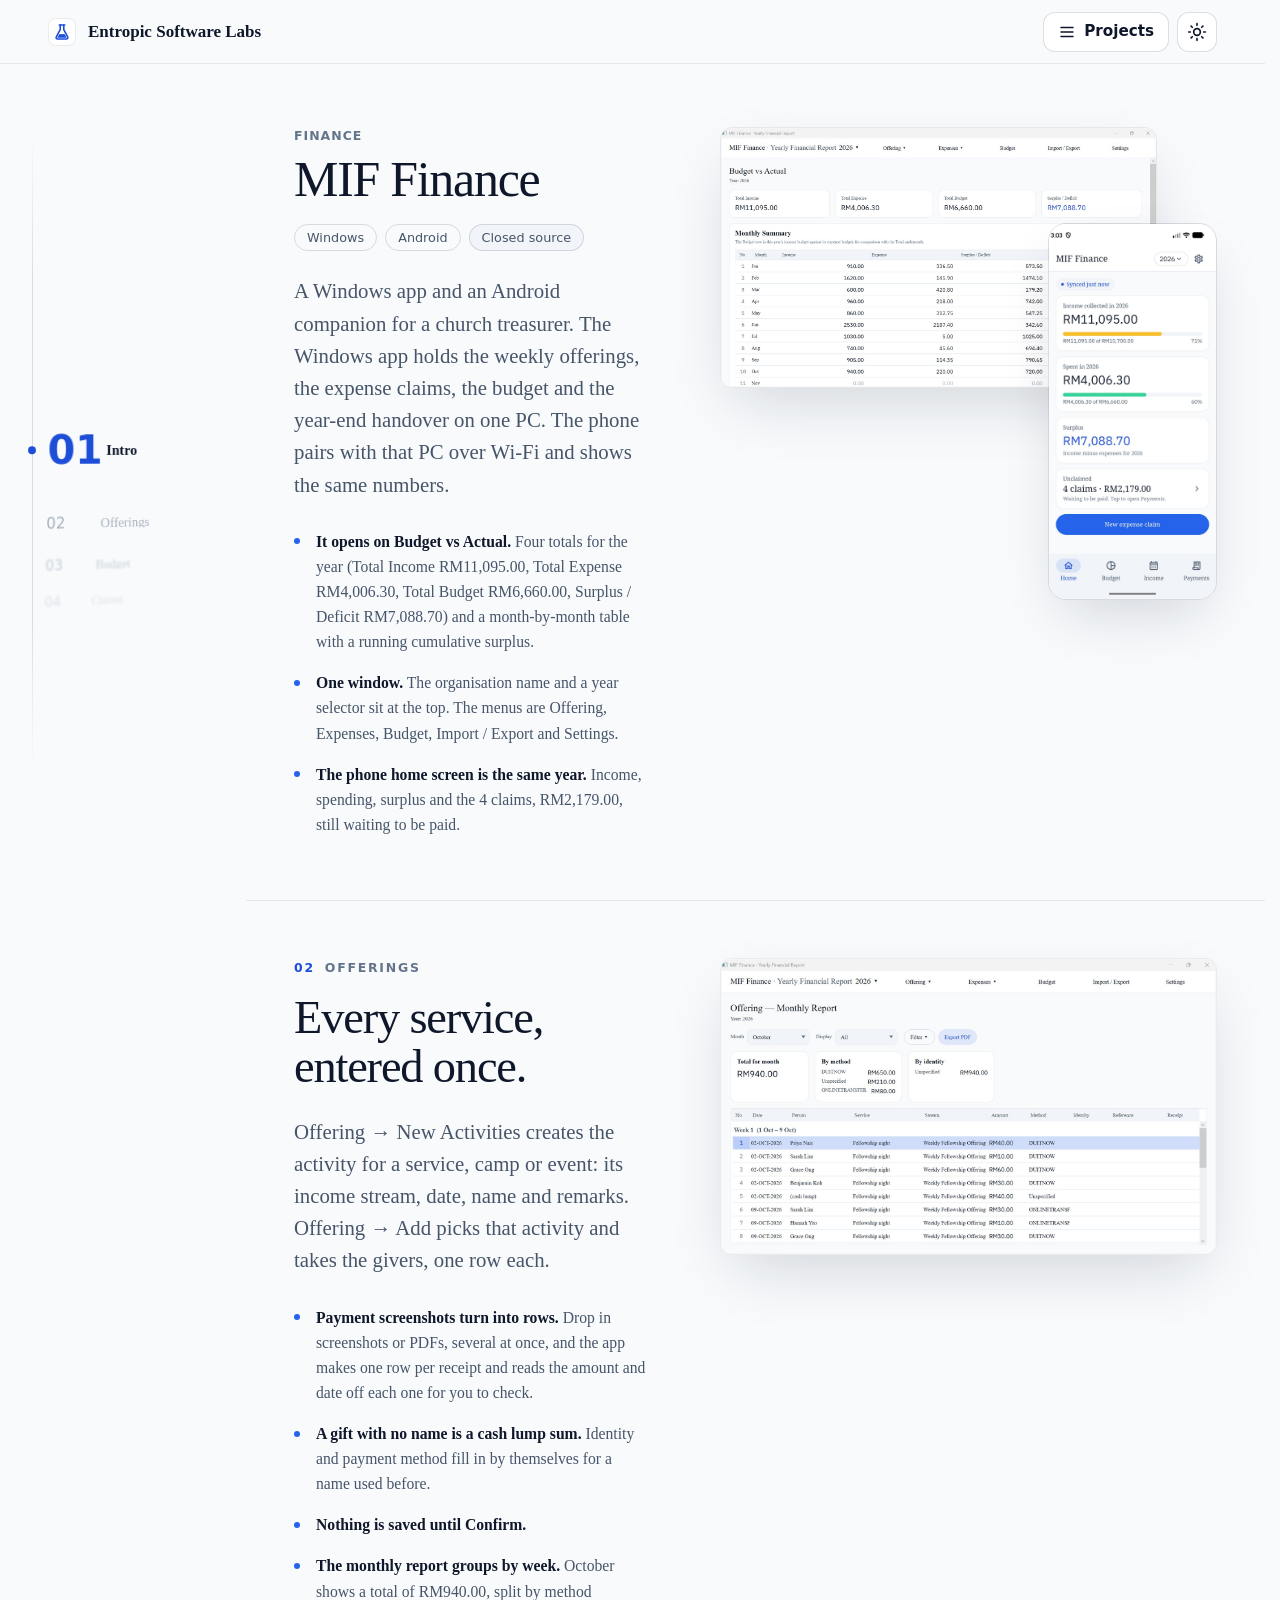
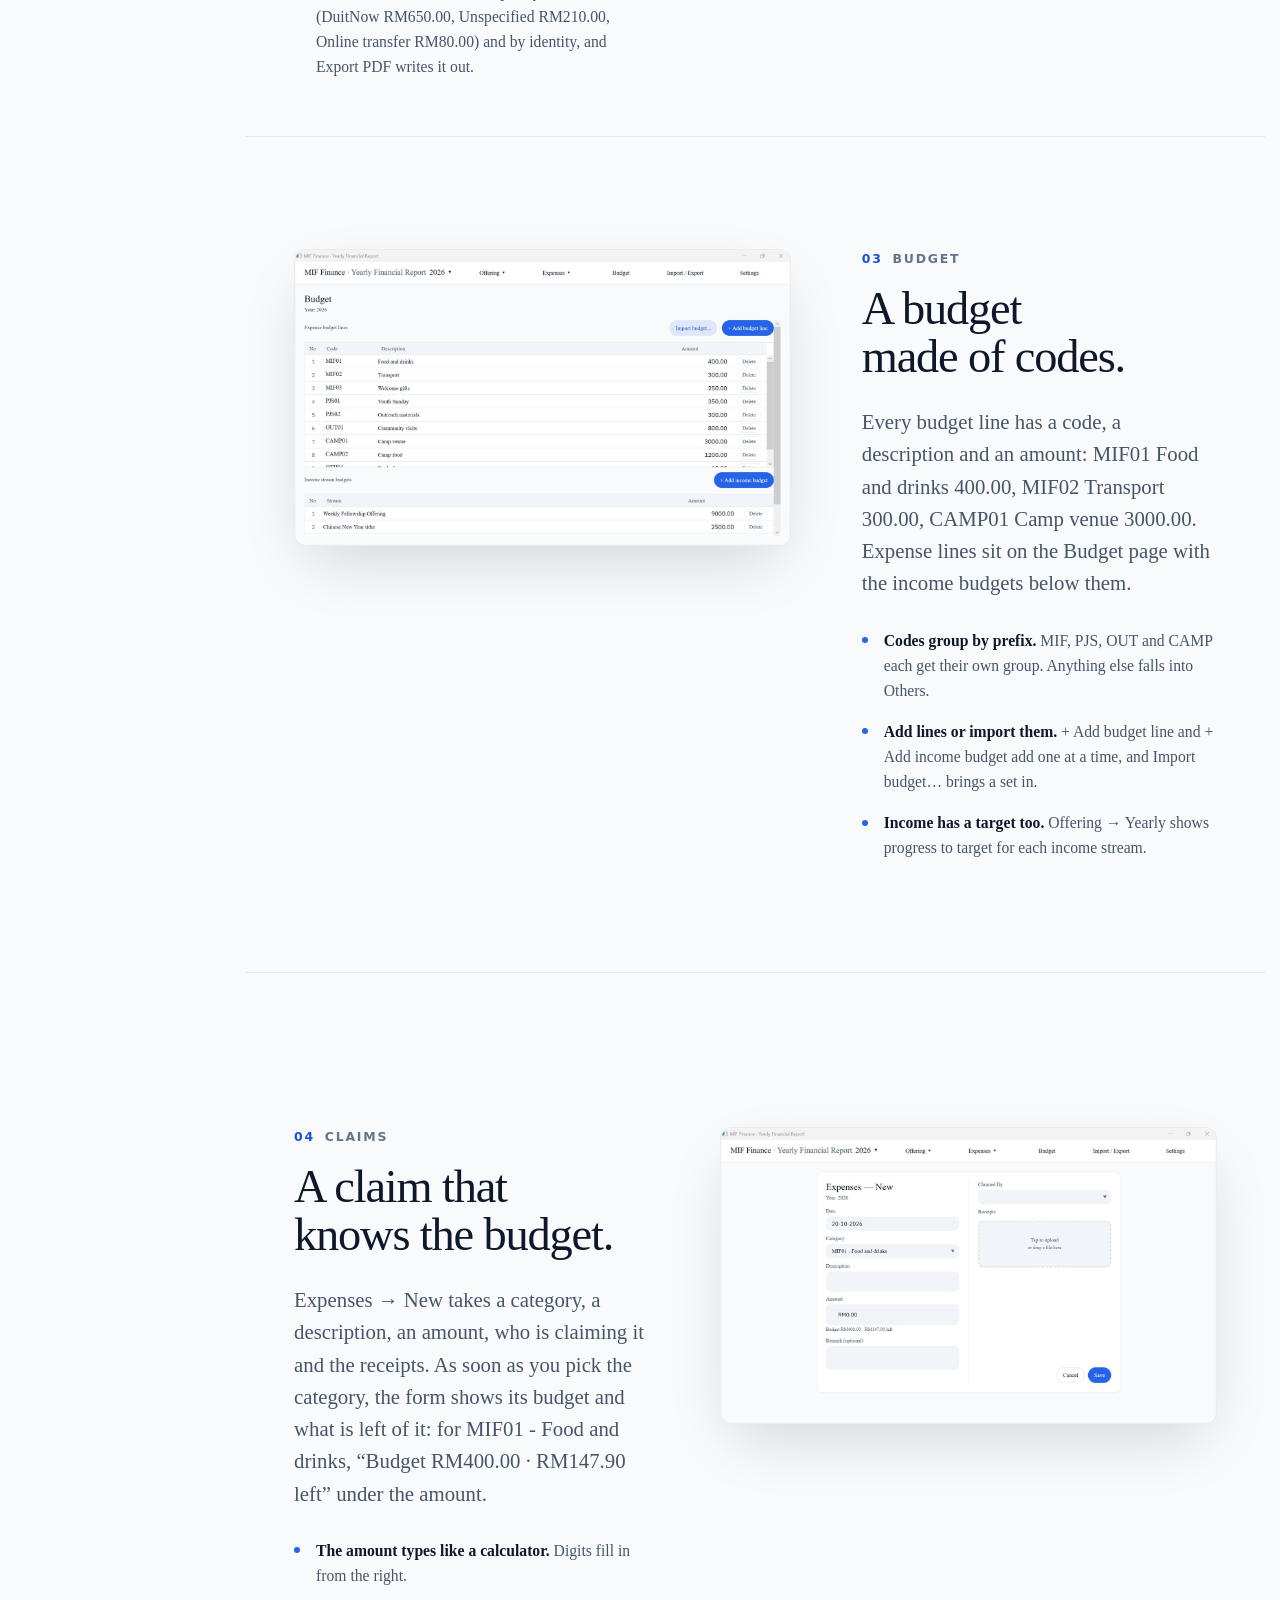
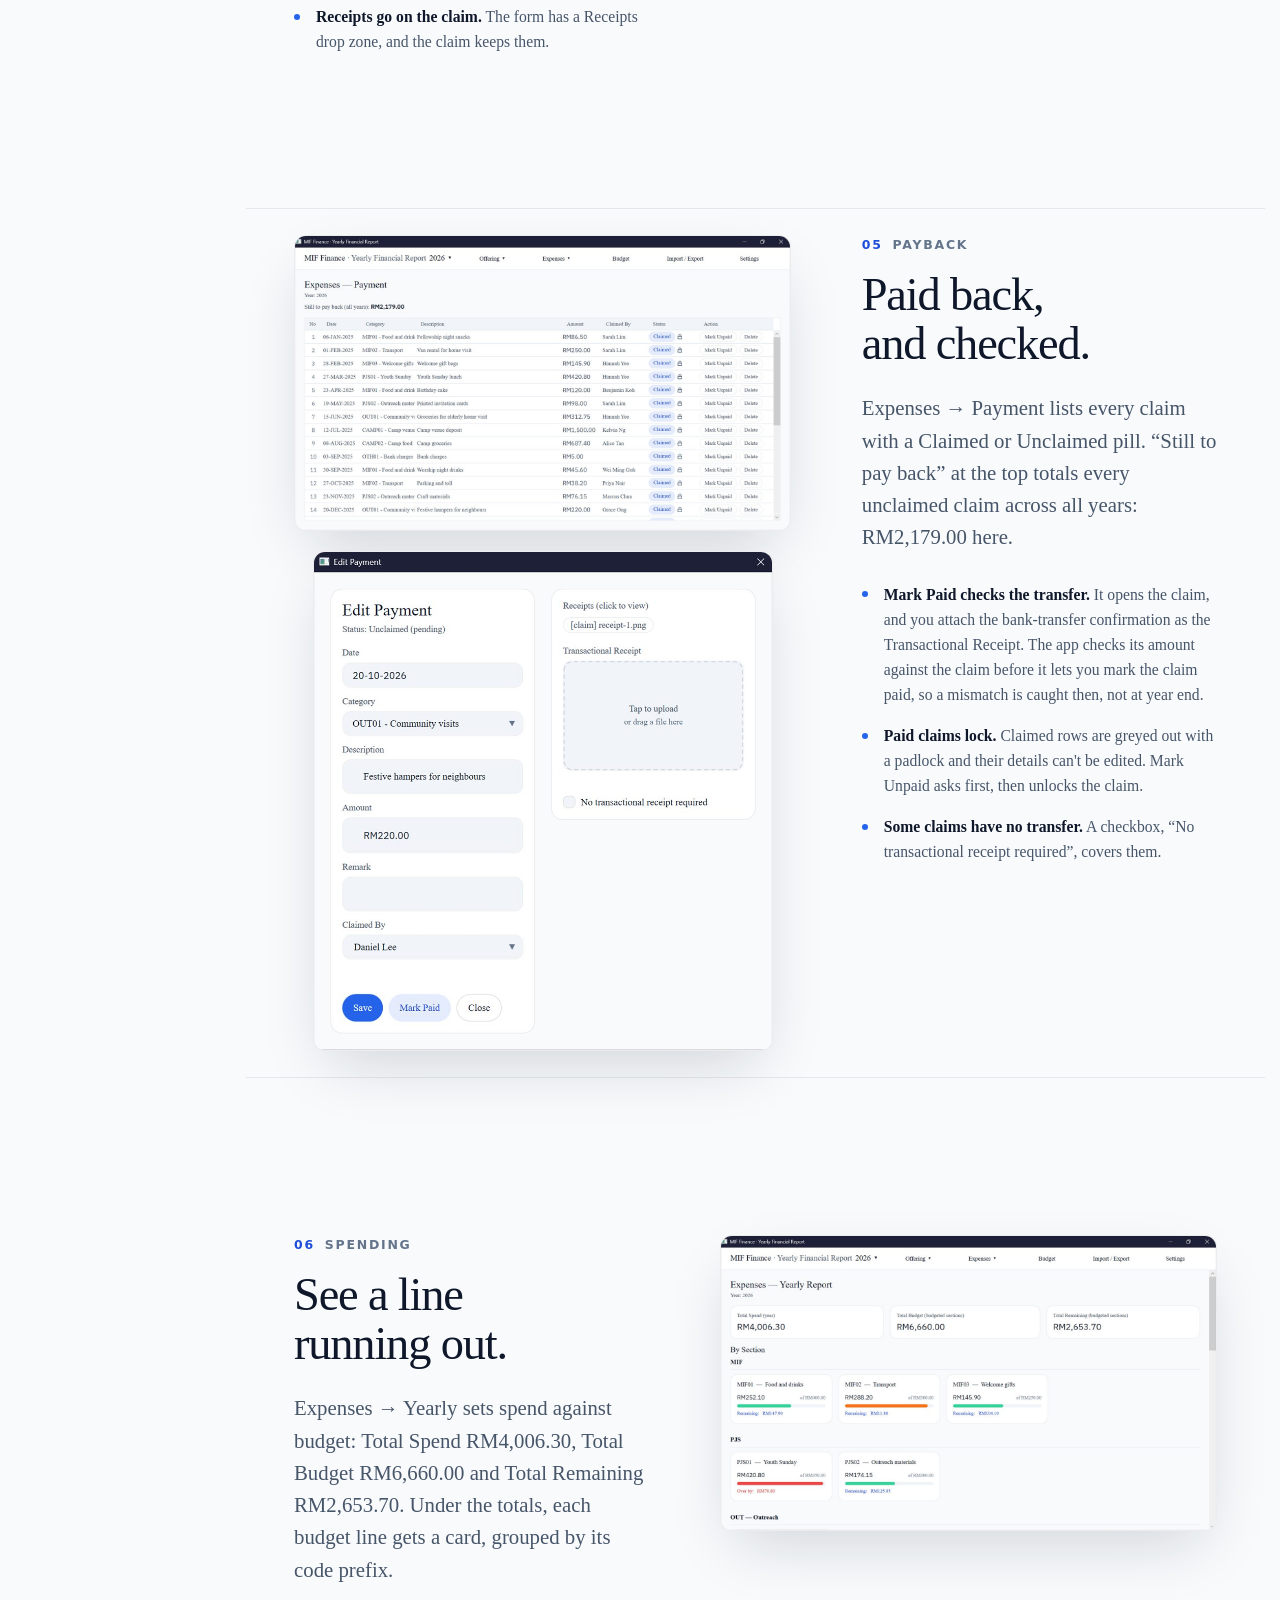
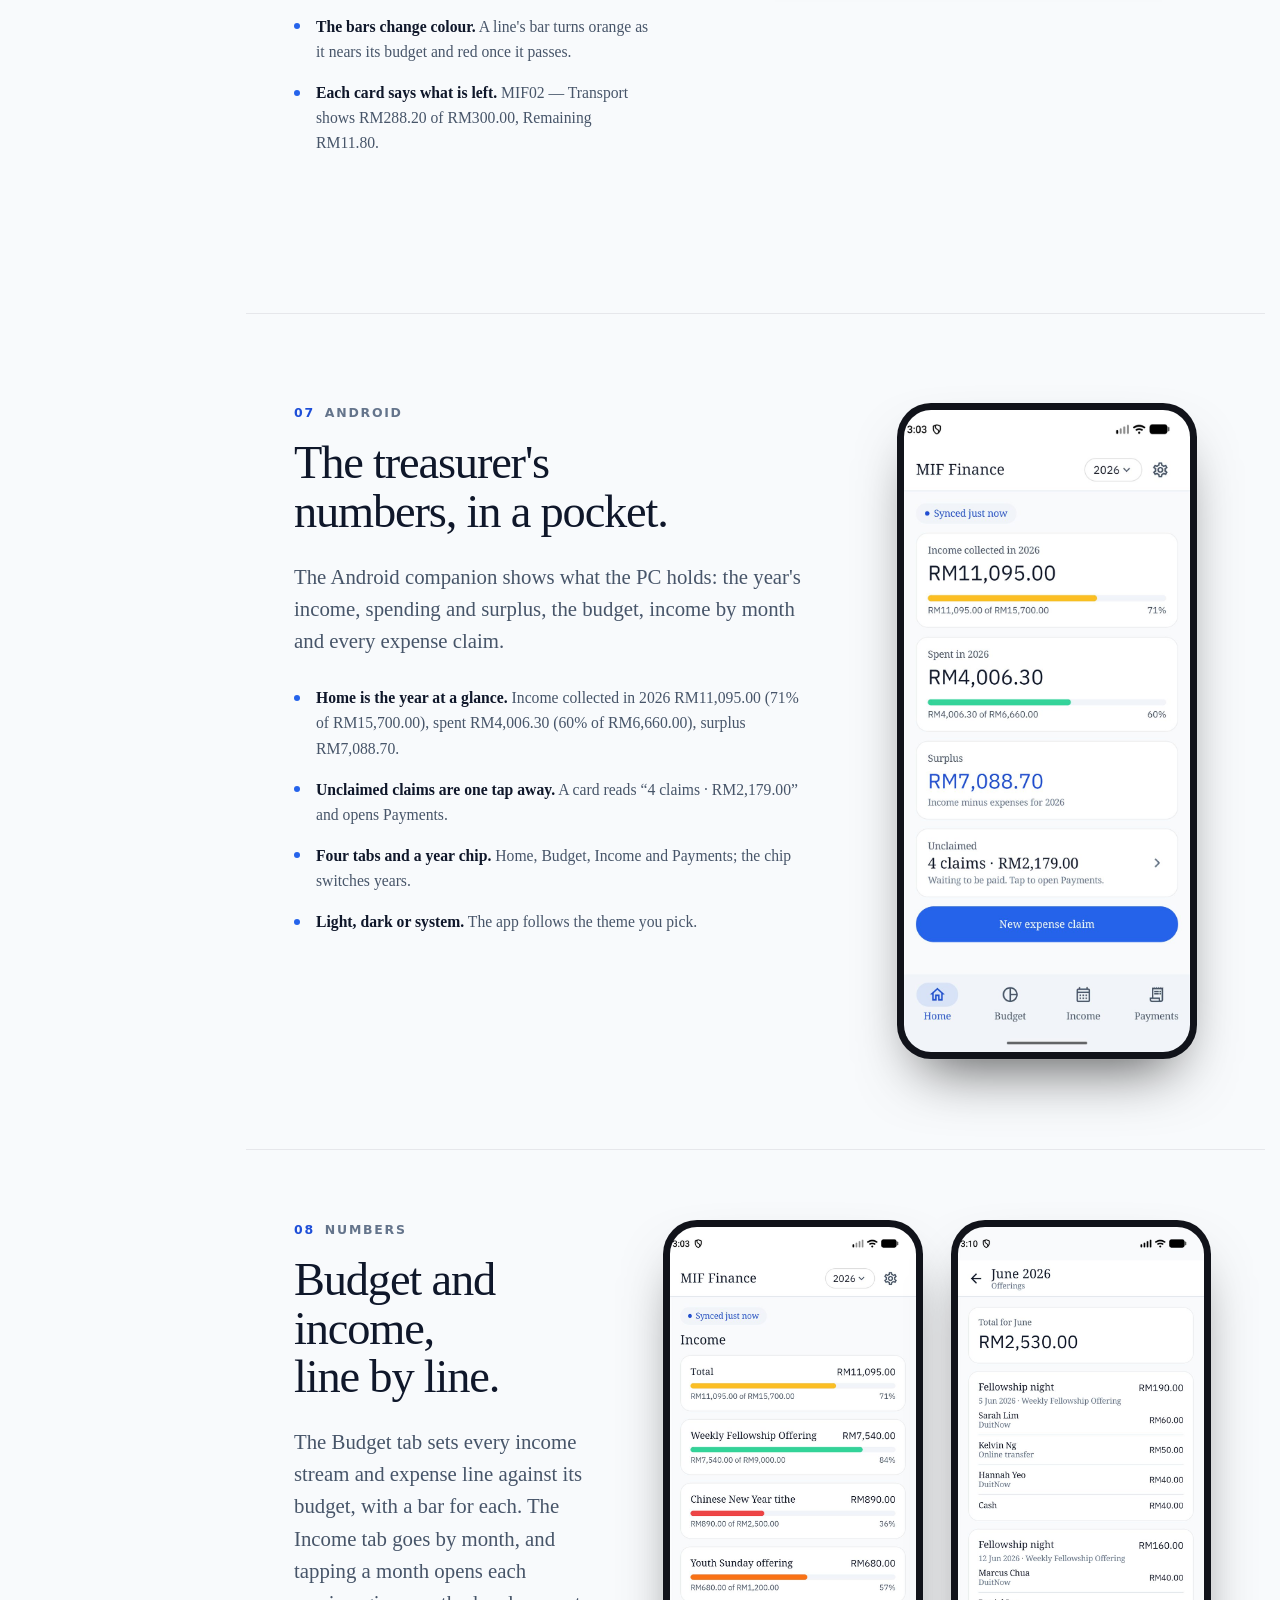
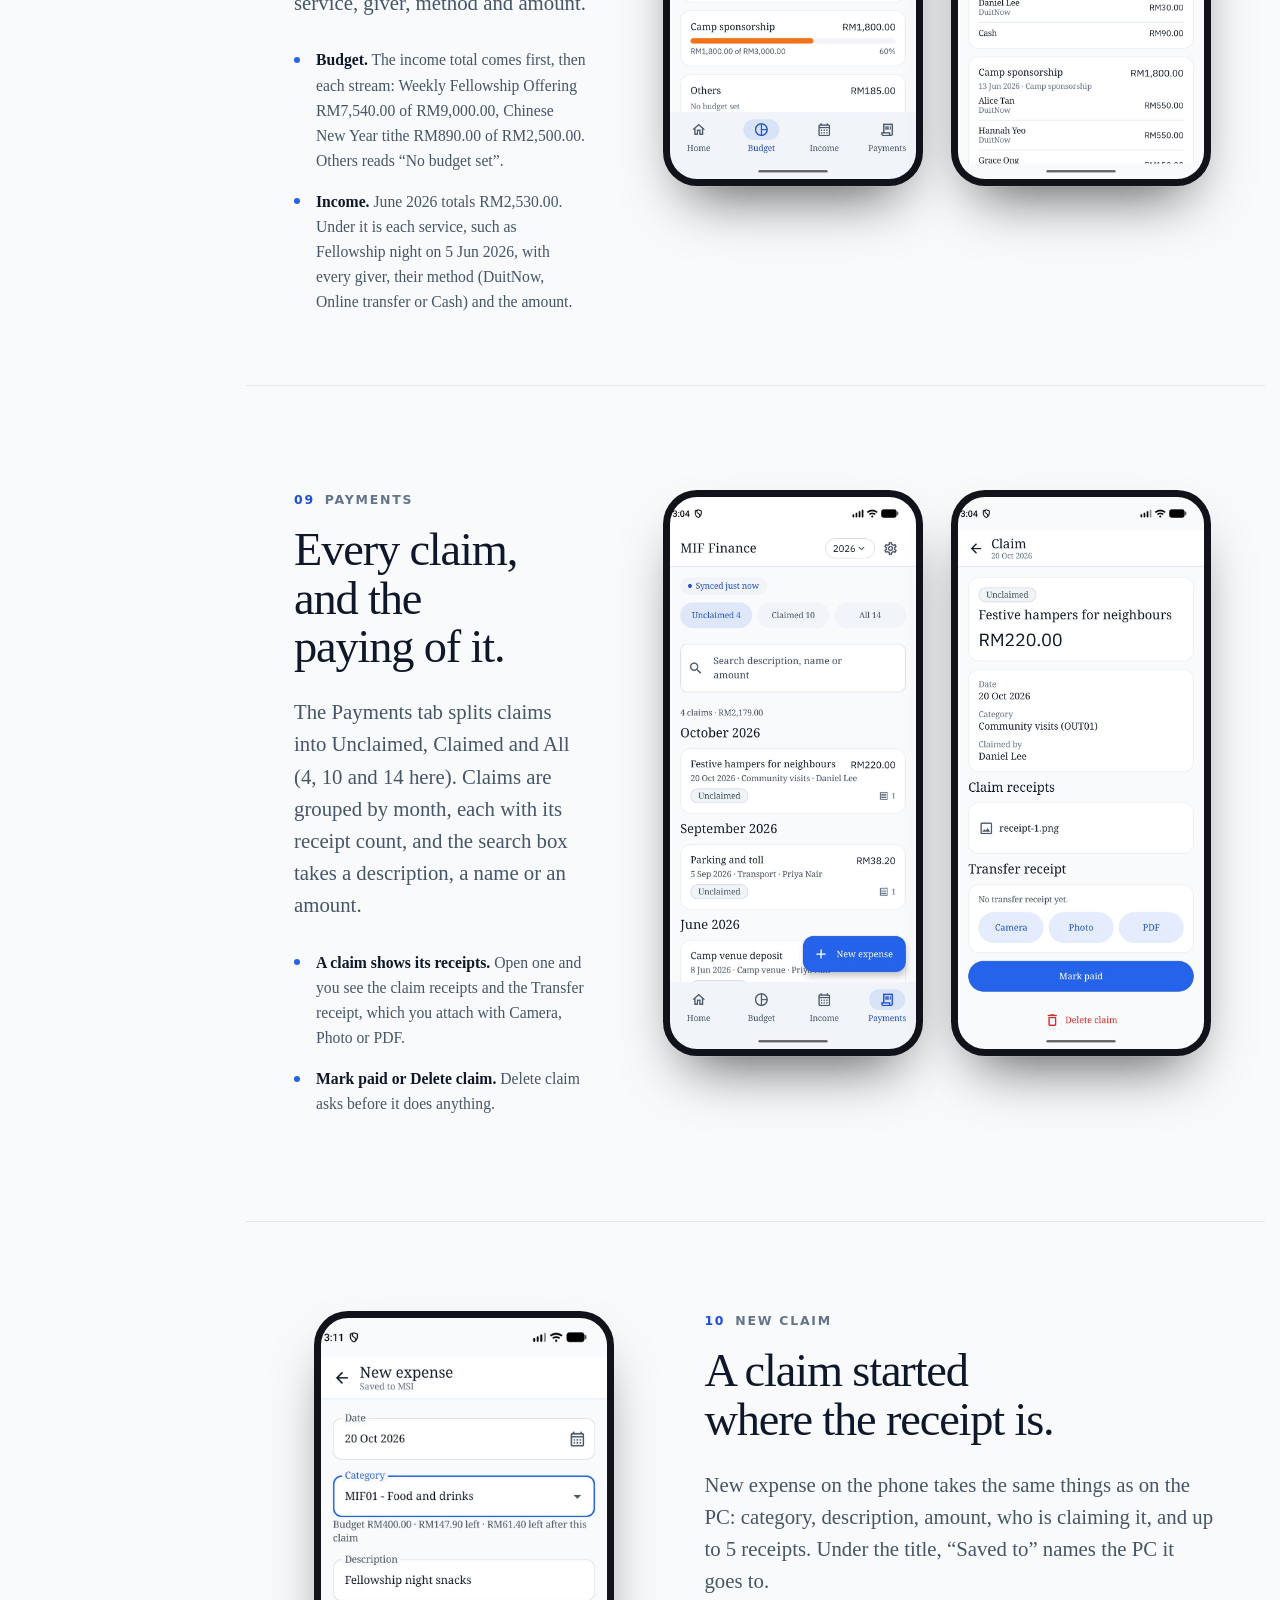
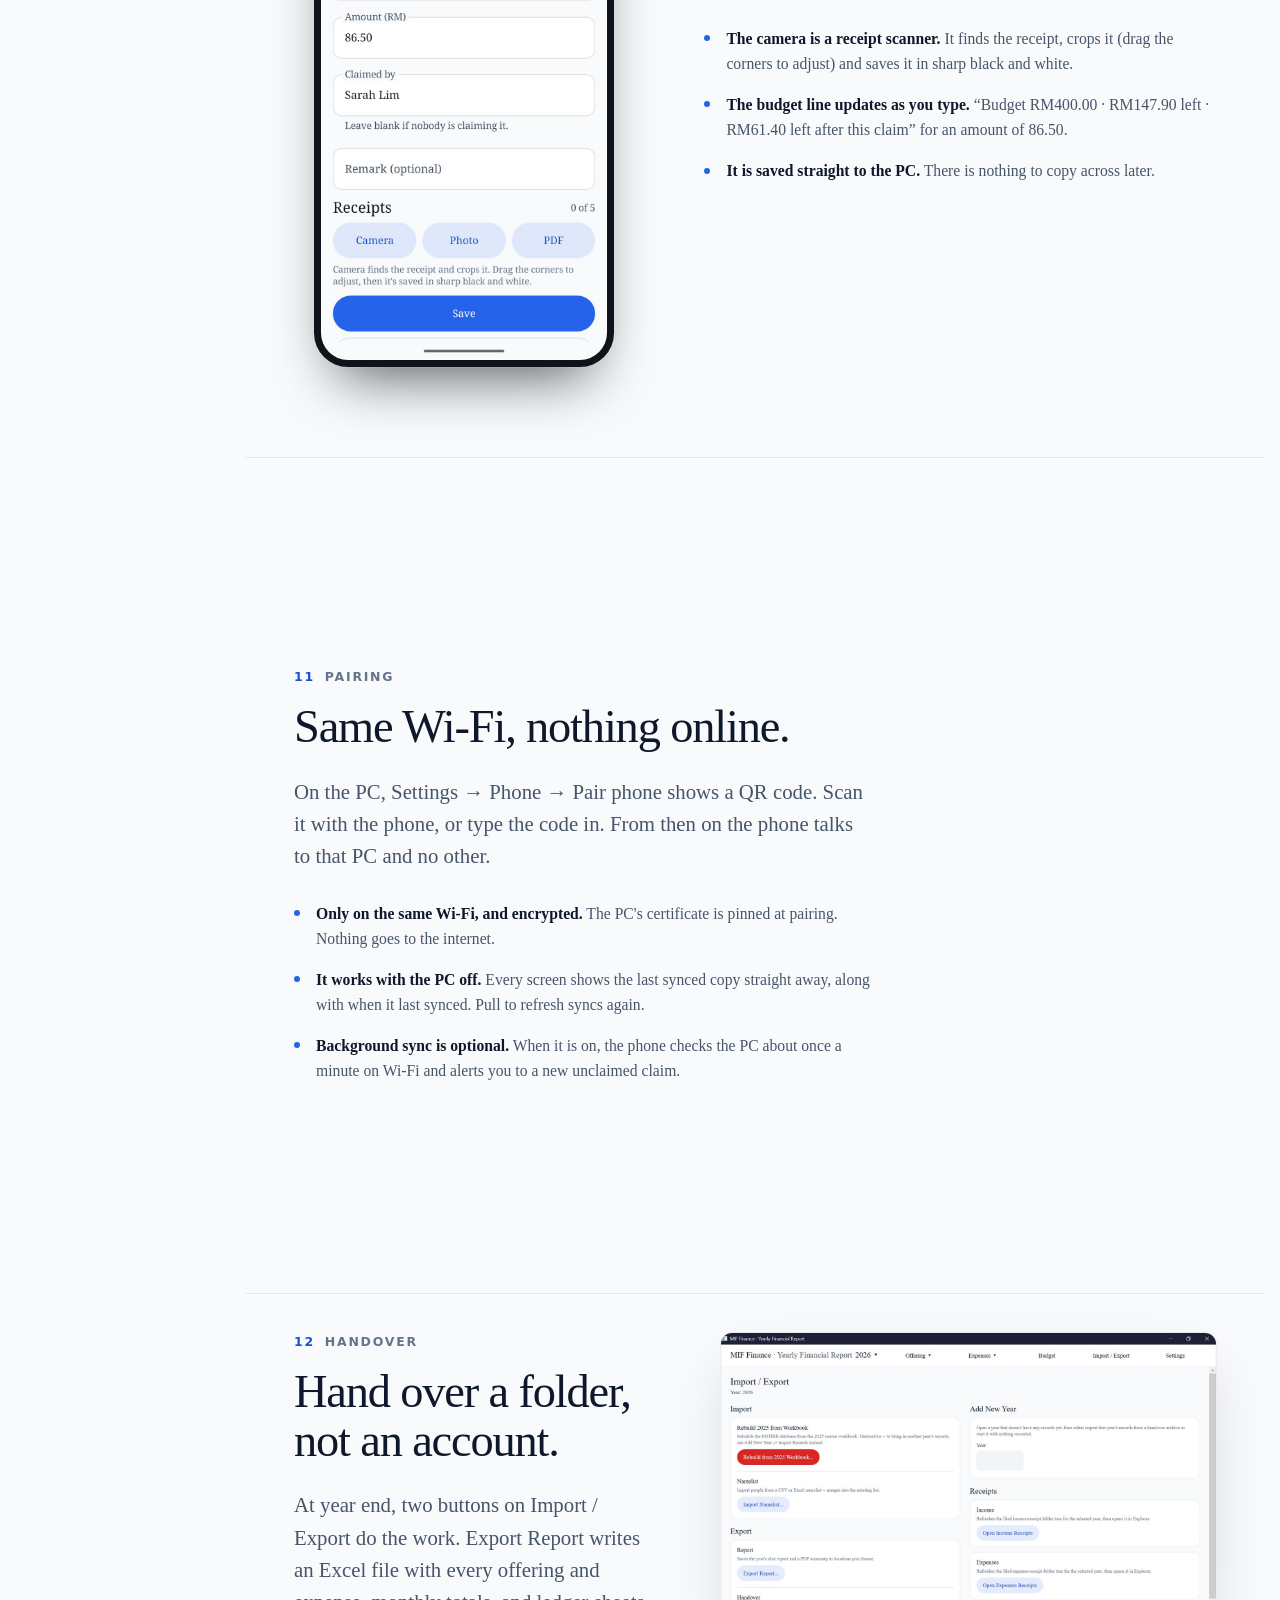
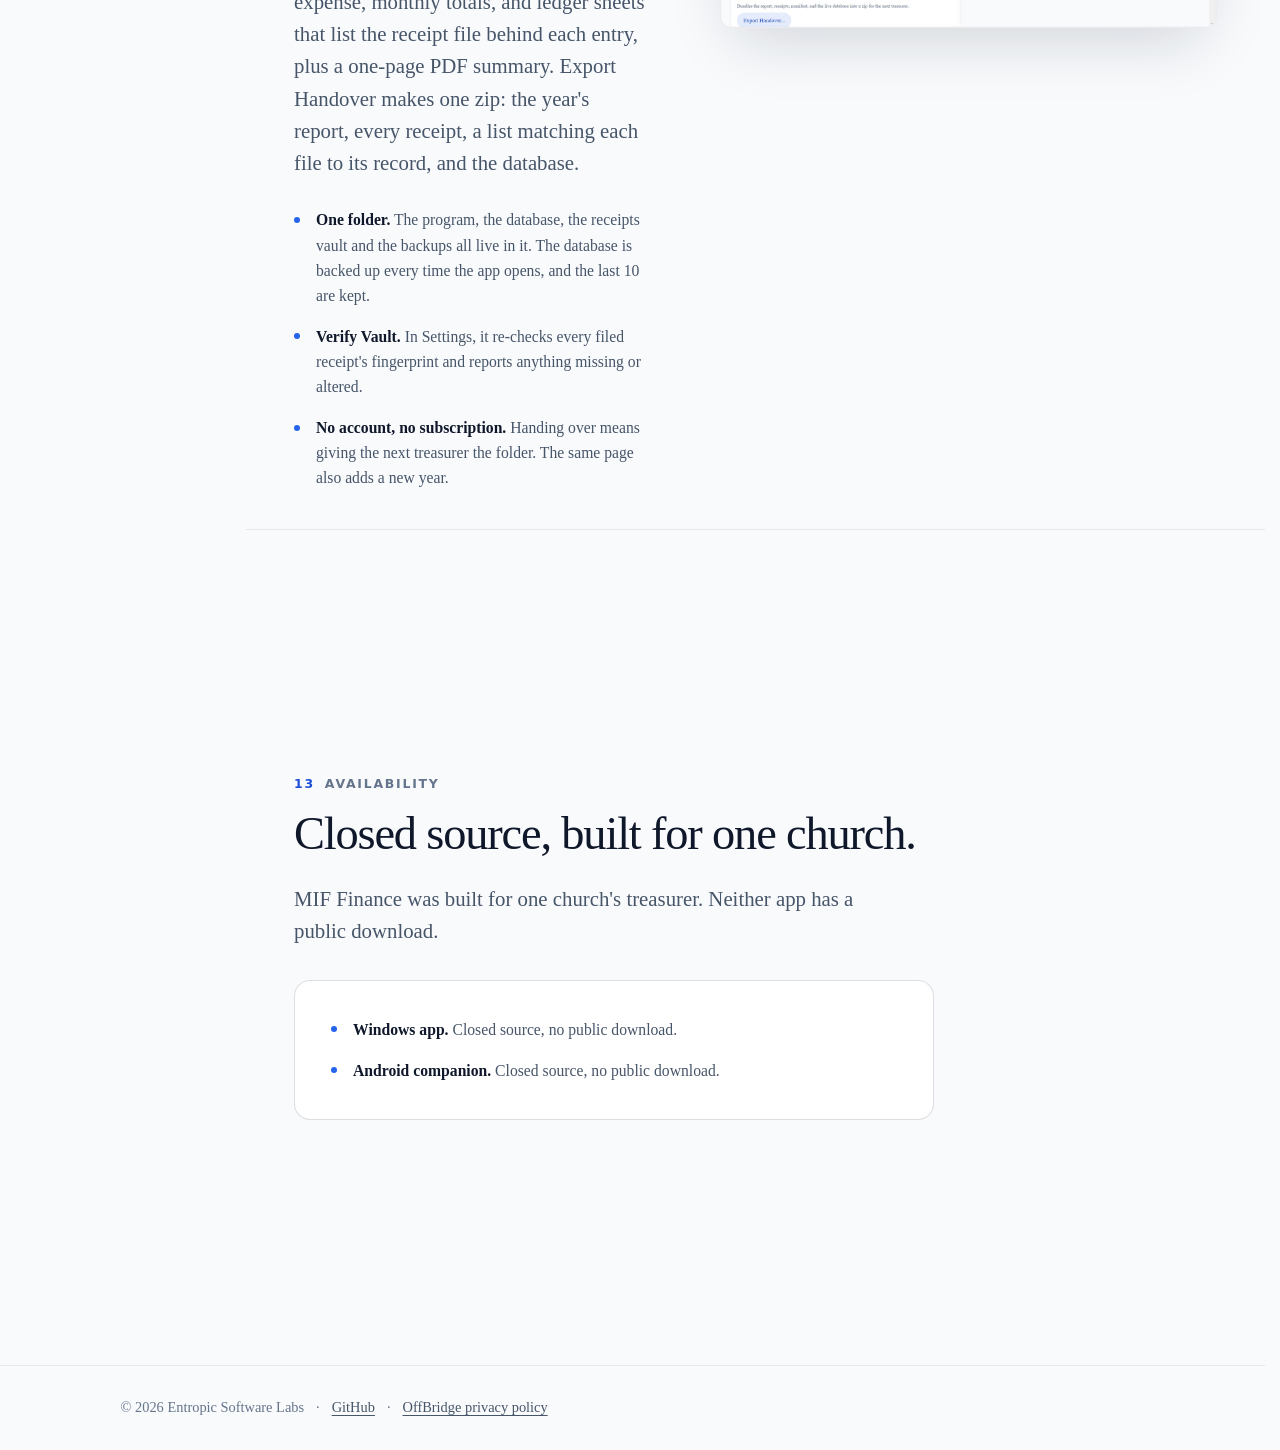
<file: mif-finance/index.html>
<!doctype html>
<html lang="en">
<head>
  <meta charset="utf-8">
  <meta name="viewport" content="width=device-width, initial-scale=1">
  <title>MIF Finance &middot; Entropic Software Labs</title>
  <meta name="description" content="MIF Finance is a Windows app and Android companion for a church treasurer: weekly offerings, expense claims checked against their receipts, budget against actual, and a year-end handover, kept on one PC.">
  <meta name="color-scheme" content="dark light">
  <meta name="theme-color" content="#141414" media="(prefers-color-scheme: dark)">
  <meta name="theme-color" content="#F8FAFC" media="(prefers-color-scheme: light)">
  <link rel="canonical" href="https://entropicsoftwarelabs.com/mif-finance/">
  <meta property="og:title" content="MIF Finance &middot; Entropic Software Labs">
  <meta property="og:description" content="A Windows app and Android companion for a church treasurer: offerings, expense claims, budget and a year-end handover.">
  <meta property="og:url" content="https://entropicsoftwarelabs.com/mif-finance/">
  <meta property="og:type" content="website">
  <meta property="og:site_name" content="Entropic Software Labs">
  <meta property="og:image" content="https://entropicsoftwarelabs.com/assets/og/mif-finance-2.jpg">
  <meta property="og:image:width" content="1200">
  <meta property="og:image:height" content="630">
  <meta property="og:image:alt" content="MIF Finance: the Windows app's budget against actual page with the Android app's home screen beside it, next to the app name">
  <meta name="twitter:card" content="summary_large_image">
  <meta name="twitter:description" content="A Windows app and Android companion for a church treasurer: offerings, expense claims, budget and a year-end handover.">
  <meta name="twitter:image:alt" content="MIF Finance: the Windows app's budget against actual page with the Android app's home screen beside it, next to the app name">
  <link rel="icon" href="/assets/favicon.svg?v=2" type="image/svg+xml">
  <script src="/js/theme.js"></script>
  <link rel="stylesheet" href="/css/site.css">
  <link rel="stylesheet" href="/css/segments.css">
  <link rel="stylesheet" href="/css/schedule.css?v=4">
  <link rel="stylesheet" href="/css/mif.css">
  <script src="/js/site.js" defer></script>
  <script src="/js/nav.js" defer></script>
  <script src="/js/mif.js" defer></script>
  <script src="/js/segments.js" defer></script>
</head>
<body data-product="mif-finance">
  <a class="skip-link" href="#content">Skip to content</a>
  <div class="topbar">
    <div class="container topbar-inner">
      <a class="brand" href="/">
        <span class="mark" aria-hidden="true">
          <svg viewBox="76 82 360 360" fill="none" stroke="currentColor" stroke-width="36" stroke-linecap="round" stroke-linejoin="round" focusable="false">
            <mask id="mark-liquid"><path d="M216 104v104L128 372a32 32 0 0 0 28 48h200a32 32 0 0 0 28-48L296 208V104z" fill="#fff" stroke="none"/><path d="M216 104v104L128 372a32 32 0 0 0 28 48h200a32 32 0 0 0 28-48L296 208V104" stroke="#000" stroke-width="60"/></mask>
            <rect x="0" y="310" width="512" height="202" fill="currentColor" stroke="none" mask="url(#mark-liquid)"/>
            <path d="M216 104v104L128 372a32 32 0 0 0 28 48h200a32 32 0 0 0 28-48L296 208V104"/>
            <path d="M196 104h120"/>
          </svg>
        </span>
        <span class="brand-text"><span class="brand-short">Entropic</span><span class="brand-rest"> Software Labs</span></span>
      </a>
      <div class="topbar-actions">
        <a class="menu-btn" id="menu-btn" href="/projects/">
          <svg viewBox="0 0 24 24" fill="none" stroke="currentColor" stroke-width="2" stroke-linecap="round" stroke-linejoin="round" aria-hidden="true" focusable="false"><path d="M4 6h16M4 12h16M4 18h16"/></svg>
          <span class="menu-label">Projects</span>
        </a>
        <button class="theme-toggle" id="theme-toggle" type="button" aria-label="Switch to light theme">
          <svg class="icon-sun on-light" viewBox="0 0 24 24" fill="none" stroke="currentColor" stroke-width="2" stroke-linecap="round" stroke-linejoin="round" aria-hidden="true" focusable="false">
            <circle cx="12" cy="12" r="4"/>
            <path d="M12 2v2M12 20v2M4.93 4.93l1.41 1.41M17.66 17.66l1.41 1.41M2 12h2M20 12h2M4.93 19.07l1.41-1.41M17.66 6.34l1.41-1.41"/>
          </svg>
          <svg class="icon-moon on-dark" viewBox="0 0 24 24" fill="none" stroke="currentColor" stroke-width="2" stroke-linecap="round" stroke-linejoin="round" aria-hidden="true" focusable="false">
            <path d="M21 12.8A9 9 0 1 1 11.2 3a7 7 0 0 0 9.8 9.8z"/>
          </svg>
        </button>
      </div>
    </div>
  </div>

  <main id="content">

    <!-- ============================== 01 INTRO ============================== -->
    <section class="scene scene--hero" id="intro" data-chapter="Intro" aria-labelledby="intro-title">
      <div class="container scene__grid scene__grid--wide">
        <div class="scene__copy">
          <span class="cat-label">Finance</span>
          <h1 id="intro-title">MIF Finance</h1>
          <div class="chips">
            <span class="chip">Windows</span>
            <span class="chip">Android</span>
            <span class="chip chip-closed">Closed source</span>
          </div>
          <p class="lead">
            A Windows app and an Android companion for a church treasurer. The Windows app
            holds the weekly offerings, the expense claims, the budget and the year-end
            handover on one PC. The phone pairs with that PC over Wi-Fi and shows the same
            numbers.
          </p>
          <ul class="notes">
            <li><b>It opens on Budget vs Actual.</b> Four totals for the year (Total Income
              RM11,095.00, Total Expense RM4,006.30, Total Budget RM6,660.00, Surplus / Deficit
              RM7,088.70) and a month-by-month table with a running cumulative surplus.</li>
            <li><b>One window.</b> The organisation name and a year selector sit at the top.
              The menus are Offering, Expenses, Budget, Import / Export and Settings.</li>
            <li><b>The phone home screen is the same year.</b> Income, spending, surplus and the
              4 claims, RM2,179.00, still waiting to be paid.</li>
          </ul>
        </div>

        <div class="media-offbridge">
          <img class="shot-win" src="/assets/shots/mif-win-home.jpg" width="1440" height="857" alt="MIF Finance on Windows: Budget vs Actual for 2026, with Total Income RM11,095.00, Total Expense RM4,006.30, Total Budget RM6,660.00 and Surplus / Deficit RM7,088.70 above a monthly summary table">
          <img class="shot-phone" src="/assets/shots/mif-phone-home.jpg" width="824" height="1849" alt="MIF Finance on Android: income collected, spending and surplus for 2026, and a card showing 4 unclaimed claims worth RM2,179.00">
        </div>
      </div>
    </section>

    <!-- ============================== 02 OFFERINGS ============================== -->
    <section class="scene" id="offerings" data-chapter="Offerings" aria-labelledby="offerings-title">
      <div class="container scene__grid scene__grid--wide">
        <div class="scene__copy">
          <p class="eyebrow"><b>02</b> <span>Offerings</span></p>
          <h2 id="offerings-title">Every service, entered once.</h2>
          <p class="lead">
            Offering &rarr; New Activities creates the activity for a service, camp or event:
            its income stream, date, name and remarks. Offering &rarr; Add picks that activity
            and takes the givers, one row each.
          </p>
          <ul class="notes">
            <li><b>Payment screenshots turn into rows.</b> Drop in screenshots or PDFs, several
              at once, and the app makes one row per receipt and reads the amount and date off
              each one for you to check.</li>
            <li><b>A gift with no name is a cash lump sum.</b> Identity and payment method fill
              in by themselves for a name used before.</li>
            <li><b>Nothing is saved until Confirm.</b></li>
            <li><b>The monthly report groups by week.</b> October shows a total of RM940.00,
              split by method (DuitNow RM650.00, Unspecified RM210.00, Online transfer RM80.00)
              and by identity, and Export PDF writes it out.</li>
          </ul>
        </div>
        <div class="scene__shots">
          <img class="win-shot" src="/assets/shots/mif-win-offering-monthly.jpg" width="1440" height="857" alt="MIF Finance, Offering Monthly Report for October: total for the month RM940.00, totals by payment method and identity, and rows grouped under Week 1 (1 Oct to 9 Oct) with date, person, service, stream, amount and method" loading="lazy" decoding="async">
        </div>
      </div>
    </section>

    <!-- ============================== 03 BUDGET ============================== -->
    <section class="scene" id="budget" data-chapter="Budget" aria-labelledby="budget-title">
      <div class="container scene__grid scene__grid--wide scene__grid--flip">
        <div class="scene__copy">
          <p class="eyebrow"><b>03</b> <span>Budget</span></p>
          <h2 id="budget-title">A budget made of codes.</h2>
          <p class="lead">
            Every budget line has a code, a description and an amount: MIF01 Food and drinks
            400.00, MIF02 Transport 300.00, CAMP01 Camp venue 3000.00. Expense lines sit on
            the Budget page with the income budgets below them.
          </p>
          <ul class="notes">
            <li><b>Codes group by prefix.</b> MIF, PJS, OUT and CAMP each get their own group.
              Anything else falls into Others.</li>
            <li><b>Add lines or import them.</b> + Add budget line and + Add income budget
              add one at a time, and Import budget&hellip; brings a set in.</li>
            <li><b>Income has a target too.</b> Offering &rarr; Yearly shows progress to target
              for each income stream.</li>
          </ul>
        </div>
        <div class="scene__shots">
          <img class="win-shot" src="/assets/shots/mif-win-budget.jpg" width="1440" height="857" alt="MIF Finance, the Budget page: expense lines with code, description and amount, such as MIF01 Food and drinks 400.00, MIF02 Transport 300.00 and CAMP01 Camp venue 3000.00, then the income budgets" loading="lazy" decoding="async">
        </div>
      </div>
    </section>

    <!-- ============================== 04 CLAIMS ============================== -->
    <section class="scene" id="claims" data-chapter="Claims" aria-labelledby="claims-title">
      <div class="container scene__grid scene__grid--wide">
        <div class="scene__copy">
          <p class="eyebrow"><b>04</b> <span>Claims</span></p>
          <h2 id="claims-title">A claim that knows the budget.</h2>
          <p class="lead">
            Expenses &rarr; New takes a category, a description, an amount, who is claiming it
            and the receipts. As soon as you pick the category, the form shows its budget and
            what is left of it: for MIF01 - Food and drinks, &ldquo;Budget RM400.00 &middot;
            RM147.90 left&rdquo; under the amount.
          </p>
          <ul class="notes">
            <li><b>The amount types like a calculator.</b> Digits fill in from the right.</li>
            <li><b>Receipts go on the claim.</b> The form has a Receipts drop zone, and the claim
              keeps them.</li>
          </ul>
        </div>
        <div class="scene__shots">
          <img class="win-shot" src="/assets/shots/mif-win-expense-new.jpg" width="1440" height="857" alt="MIF Finance, the New expense form: category MIF01 - Food and drinks, description, amount with Budget RM400.00 and RM147.90 left beneath it, remark, claimed by and a Receipts drop zone" loading="lazy" decoding="async">
        </div>
      </div>
    </section>

    <!-- ============================== 05 PAYBACK ============================== -->
    <section class="scene" id="payback" data-chapter="Payback" aria-labelledby="payback-title">
      <div class="container scene__grid scene__grid--wide scene__grid--flip">
        <div class="scene__copy">
          <p class="eyebrow"><b>05</b> <span>Payback</span></p>
          <h2 id="payback-title">Paid back, and checked.</h2>
          <p class="lead">
            Expenses &rarr; Payment lists every claim with a Claimed or Unclaimed pill.
            &ldquo;Still to pay back&rdquo; at the top totals every unclaimed claim across all
            years: RM2,179.00 here.
          </p>
          <ul class="notes">
            <li><b>Mark Paid checks the transfer.</b> It opens the claim, and you attach the
              bank-transfer confirmation as the Transactional Receipt. The app checks its amount
              against the claim before it lets you mark the claim paid, so a mismatch is caught
              then, not at year end.</li>
            <li><b>Paid claims lock.</b> Claimed rows are greyed out with a padlock and their
              details can't be edited. Mark Unpaid asks first, then unlocks the claim.</li>
            <li><b>Some claims have no transfer.</b> A checkbox, &ldquo;No transactional receipt
              required&rdquo;, covers them.</li>
          </ul>
        </div>
        <div class="scene__shots">
          <img class="win-shot" src="/assets/shots/mif-win-expense-payment.jpg" width="1440" height="856" alt="MIF Finance, Expenses Payment: Still to pay back (all years) RM2,179.00 and a table of claims with blue Claimed pills, padlocks on paid rows, and Mark Unpaid and Delete buttons on each row" loading="lazy" decoding="async">
          <img class="win-shot win-shot--dialog" src="/assets/shots/mif-win-edit-payment.jpg" width="900" height="977" alt="MIF Finance, the Edit Payment dialog for an unclaimed claim, Festive hampers for neighbours, RM220.00: the claim receipt, a Transactional Receipt drop zone, a No transactional receipt required checkbox, and Save, Mark Paid and Close buttons" loading="lazy" decoding="async">
        </div>
      </div>
    </section>

    <!-- ============================== 06 SPENDING ============================== -->
    <section class="scene" id="spending" data-chapter="Spending" aria-labelledby="spending-title">
      <div class="container scene__grid scene__grid--wide">
        <div class="scene__copy">
          <p class="eyebrow"><b>06</b> <span>Spending</span></p>
          <h2 id="spending-title">See a line running out.</h2>
          <p class="lead">
            Expenses &rarr; Yearly sets spend against budget: Total Spend RM4,006.30, Total
            Budget RM6,660.00 and Total Remaining RM2,653.70. Under the totals, each budget line
            gets a card, grouped by its code prefix.
          </p>
          <ul class="notes">
            <li><b>The bars change colour.</b> A line's bar turns orange as it nears its budget
              and red once it passes.</li>
            <li><b>Each card says what is left.</b> MIF02 &mdash; Transport shows RM288.20 of
              RM300.00, Remaining RM11.80.</li>
          </ul>
        </div>
        <div class="scene__shots">
          <img class="win-shot" src="/assets/shots/mif-win-expense-yearly.jpg" width="1440" height="856" alt="MIF Finance, Expenses Yearly Report: Total Spend RM4,006.30, Total Budget RM6,660.00, Total Remaining RM2,653.70, and a card for each budget line with a bar that turns orange or red near or past its budget" loading="lazy" decoding="async">
        </div>
      </div>
    </section>

    <!-- ============================== 07 ANDROID ============================== -->
    <section class="scene" id="android" data-chapter="Android" aria-labelledby="android-title">
      <div class="container scene__grid">
        <div class="scene__copy">
          <p class="eyebrow"><b>07</b> <span>Android</span></p>
          <h2 id="android-title">The treasurer's numbers, in a pocket.</h2>
          <p class="lead">
            The Android companion shows what the PC holds: the year's income, spending and
            surplus, the budget, income by month and every expense claim.
          </p>
          <ul class="notes">
            <li><b>Home is the year at a glance.</b> Income collected in 2026 RM11,095.00 (71% of
              RM15,700.00), spent RM4,006.30 (60% of RM6,660.00), surplus RM7,088.70.</li>
            <li><b>Unclaimed claims are one tap away.</b> A card reads &ldquo;4 claims &middot;
              RM2,179.00&rdquo; and opens Payments.</li>
            <li><b>Four tabs and a year chip.</b> Home, Budget, Income and Payments; the chip
              switches years.</li>
            <li><b>Light, dark or system.</b> The app follows the theme you pick.</li>
          </ul>
        </div>
        <div class="stage">
          <div class="phone on-light"><img class="phone__shot" src="/assets/shots/mif-phone-home.jpg" width="824" height="1849" alt="MIF Finance on Android, light theme: Synced just now, income collected RM11,095.00, spent RM4,006.30, surplus RM7,088.70, a card for 4 unclaimed claims and a New expense claim button" loading="lazy" decoding="async"></div>
          <div class="phone on-dark"><img class="phone__shot" src="/assets/shots/mif-phone-home-dark.jpg" width="824" height="1849" alt="MIF Finance on Android, dark theme: Synced just now, income collected RM11,095.00, spent RM4,006.30, surplus RM7,088.70, a card for 4 unclaimed claims and a New expense claim button" loading="lazy" decoding="async"></div>
        </div>
      </div>
    </section>

    <!-- ============================== 08 PHONE NUMBERS ============================== -->
    <section class="scene" id="phone-numbers" data-chapter="Numbers" aria-labelledby="phone-numbers-title">
      <div class="container scene__grid scene__grid--pair">
        <div class="scene__copy">
          <p class="eyebrow"><b>08</b> <span>Numbers</span></p>
          <h2 id="phone-numbers-title">Budget and income, line by line.</h2>
          <p class="lead">
            The Budget tab sets every income stream and expense line against its budget, with a
            bar for each. The Income tab goes by month, and tapping a month opens each service,
            giver, method and amount.
          </p>
          <ul class="notes">
            <li><b>Budget.</b> The income total comes first, then each stream: Weekly Fellowship
              Offering RM7,540.00 of RM9,000.00, Chinese New Year tithe RM890.00 of RM2,500.00.
              Others reads &ldquo;No budget set&rdquo;.</li>
            <li><b>Income.</b> June 2026 totals RM2,530.00. Under it is each service, such as
              Fellowship night on 5 Jun 2026, with every giver, their method (DuitNow, Online
              transfer or Cash) and the amount.</li>
          </ul>
        </div>
        <div class="stage stage--pair">
          <div class="phone"><img class="phone__shot" src="/assets/shots/mif-phone-budget.jpg" width="824" height="1849" alt="MIF Finance on Android, Budget tab: the income total and each income stream against its budget, such as Weekly Fellowship Offering RM7,540.00 of RM9,000.00, with a bar for each" loading="lazy" decoding="async"></div>
          <div class="phone"><img class="phone__shot" src="/assets/shots/mif-phone-income-month.jpg" width="824" height="1849" alt="MIF Finance on Android, Income tab for June 2026: Total for June RM2,530.00 and each service with every giver, payment method and amount" loading="lazy" decoding="async"></div>
        </div>
      </div>
    </section>

    <!-- ============================== 09 PHONE CLAIMS ============================== -->
    <section class="scene" id="phone-claims" data-chapter="Payments" aria-labelledby="phone-claims-title">
      <div class="container scene__grid scene__grid--pair">
        <div class="scene__copy">
          <p class="eyebrow"><b>09</b> <span>Payments</span></p>
          <h2 id="phone-claims-title">Every claim, and the paying of it.</h2>
          <p class="lead">
            The Payments tab splits claims into Unclaimed, Claimed and All (4, 10 and 14 here).
            Claims are grouped by month, each with its receipt count, and the search box takes a
            description, a name or an amount.
          </p>
          <ul class="notes">
            <li><b>A claim shows its receipts.</b> Open one and you see the claim receipts and
              the Transfer receipt, which you attach with Camera, Photo or PDF.</li>
            <li><b>Mark paid or Delete claim.</b> Delete claim asks before it does anything.</li>
          </ul>
        </div>
        <div class="stage stage--pair">
          <div class="phone"><img class="phone__shot" src="/assets/shots/mif-phone-payments.jpg" width="824" height="1849" alt="MIF Finance on Android, Payments tab: Unclaimed 4, Claimed 10 and All 14, a search box, 4 claims totalling RM2,179.00 grouped by month with Unclaimed pills and receipt counts, and a New expense button" loading="lazy" decoding="async"></div>
          <div class="phone"><img class="phone__shot" src="/assets/shots/mif-phone-claim.jpg" width="824" height="1849" alt="MIF Finance on Android, one claim: Unclaimed, Festive hampers for neighbours RM220.00, with its date, category, claimed by, claim receipts, a Transfer receipt with Camera, Photo and PDF buttons, Mark paid and Delete claim" loading="lazy" decoding="async"></div>
        </div>
      </div>
    </section>

    <!-- ============================== 10 PHONE NEW ============================== -->
    <section class="scene" id="phone-new" data-chapter="New claim" aria-labelledby="phone-new-title">
      <div class="container scene__grid scene__grid--flip">
        <div class="scene__copy">
          <p class="eyebrow"><b>10</b> <span>New claim</span></p>
          <h2 id="phone-new-title">A claim started where the receipt is.</h2>
          <p class="lead">
            New expense on the phone takes the same things as on the PC: category, description,
            amount, who is claiming it, and up to 5 receipts. Under the title, &ldquo;Saved
            to&rdquo; names the PC it goes to.
          </p>
          <ul class="notes">
            <li><b>The camera is a receipt scanner.</b> It finds the receipt, crops it (drag the
              corners to adjust) and saves it in sharp black and white.</li>
            <li><b>The budget line updates as you type.</b> &ldquo;Budget RM400.00 &middot;
              RM147.90 left &middot; RM61.40 left after this claim&rdquo; for an amount of
              86.50.</li>
            <li><b>It is saved straight to the PC.</b> There is nothing to copy across later.</li>
          </ul>
        </div>
        <div class="stage">
          <div class="phone"><img class="phone__shot" src="/assets/shots/mif-phone-new-expense.jpg" width="824" height="1849" alt="MIF Finance on Android, New expense: Saved to the PC's name, category MIF01 - Food and drinks, Budget RM400.00 with RM147.90 left and RM61.40 left after this claim, description Fellowship night snacks, amount 86.50, claimed by Sarah Lim" loading="lazy" decoding="async"></div>
        </div>
      </div>
    </section>

    <!-- ============================== 11 PAIRING ============================== -->
    <section class="scene" id="pairing" data-chapter="Pairing" aria-labelledby="pairing-title">
      <div class="container scene__grid scene__grid--text">
        <div class="scene__copy">
          <p class="eyebrow"><b>11</b> <span>Pairing</span></p>
          <h2 id="pairing-title">Same Wi-Fi, nothing online.</h2>
          <p class="lead">
            On the PC, Settings &rarr; Phone &rarr; Pair phone shows a QR code. Scan it with the
            phone, or type the code in. From then on the phone talks to that PC and no other.
          </p>
          <ul class="notes">
            <li><b>Only on the same Wi-Fi, and encrypted.</b> The PC's certificate is pinned at
              pairing. Nothing goes to the internet.</li>
            <li><b>It works with the PC off.</b> Every screen shows the last synced copy straight
              away, along with when it last synced. Pull to refresh syncs again.</li>
            <li><b>Background sync is optional.</b> When it is on, the phone checks the PC about
              once a minute on Wi-Fi and alerts you to a new unclaimed claim.</li>
          </ul>
        </div>
      </div>
    </section>

    <!-- ============================== 12 HANDOVER ============================== -->
    <section class="scene" id="handover" data-chapter="Handover" aria-labelledby="handover-title">
      <div class="container scene__grid scene__grid--wide">
        <div class="scene__copy">
          <p class="eyebrow"><b>12</b> <span>Handover</span></p>
          <h2 id="handover-title">Hand over a folder, not an account.</h2>
          <p class="lead">
            At year end, two buttons on Import / Export do the work. Export Report writes an Excel file
            with every offering and expense, monthly totals, and ledger sheets that list the
            receipt file behind each entry, plus a one-page PDF summary. Export Handover makes
            one zip: the year's report, every receipt, a list matching each file to its record,
            and the database.
          </p>
          <ul class="notes">
            <li><b>One folder.</b> The program, the database, the receipts vault and the backups
              all live in it. The database is backed up every time the app opens, and the last 10
              are kept.</li>
            <li><b>Verify Vault.</b> In Settings, it re-checks every filed receipt's fingerprint
              and reports anything missing or altered.</li>
            <li><b>No account, no subscription.</b> Handing over means giving the next treasurer
              the folder. The same page also adds a new year.</li>
          </ul>
        </div>
        <div class="scene__shots">
          <img class="win-shot" src="/assets/shots/mif-win-import-export.jpg" width="1440" height="856" alt="MIF Finance, the Import / Export page: Rebuild 2025 from Workbook, Namelist import, Export Report, Export Handover, Add New Year, and buttons that open the Income and Expenses receipts" loading="lazy" decoding="async">
        </div>
      </div>
    </section>

    <!-- ============================== 13 AVAILABILITY ============================== -->
    <section class="scene scene--install" id="availability" data-chapter="Availability" aria-labelledby="availability-title">
      <div class="container scene__grid">
        <div class="scene__copy">
          <p class="eyebrow"><b>13</b> <span>Availability</span></p>
          <h2 id="availability-title">Closed source, built for one church.</h2>
          <p class="lead">
            MIF Finance was built for one church's treasurer. Neither app has a public download.
          </p>

          <div class="install-card">
            <ul class="notes">
              <li><b>Windows app.</b> Closed source, no public download.</li>
              <li><b>Android companion.</b> Closed source, no public download.</li>
            </ul>
          </div>
        </div>
      </div>
    </section>
  </main>

  <footer class="footer">
    <div class="container footer-inner">
      <p>&copy; <span id="year">2026</span> Entropic Software Labs</p>
      <span aria-hidden="true">&middot;</span>
      <a href="https://github.com/josephting1105123" rel="noopener">GitHub</a>
      <span aria-hidden="true">&middot;</span>
      <a href="https://offbridge.app/privacy.html" rel="noopener">OffBridge privacy policy</a>
    </div>
  </footer>
</body>
</html>
</file>
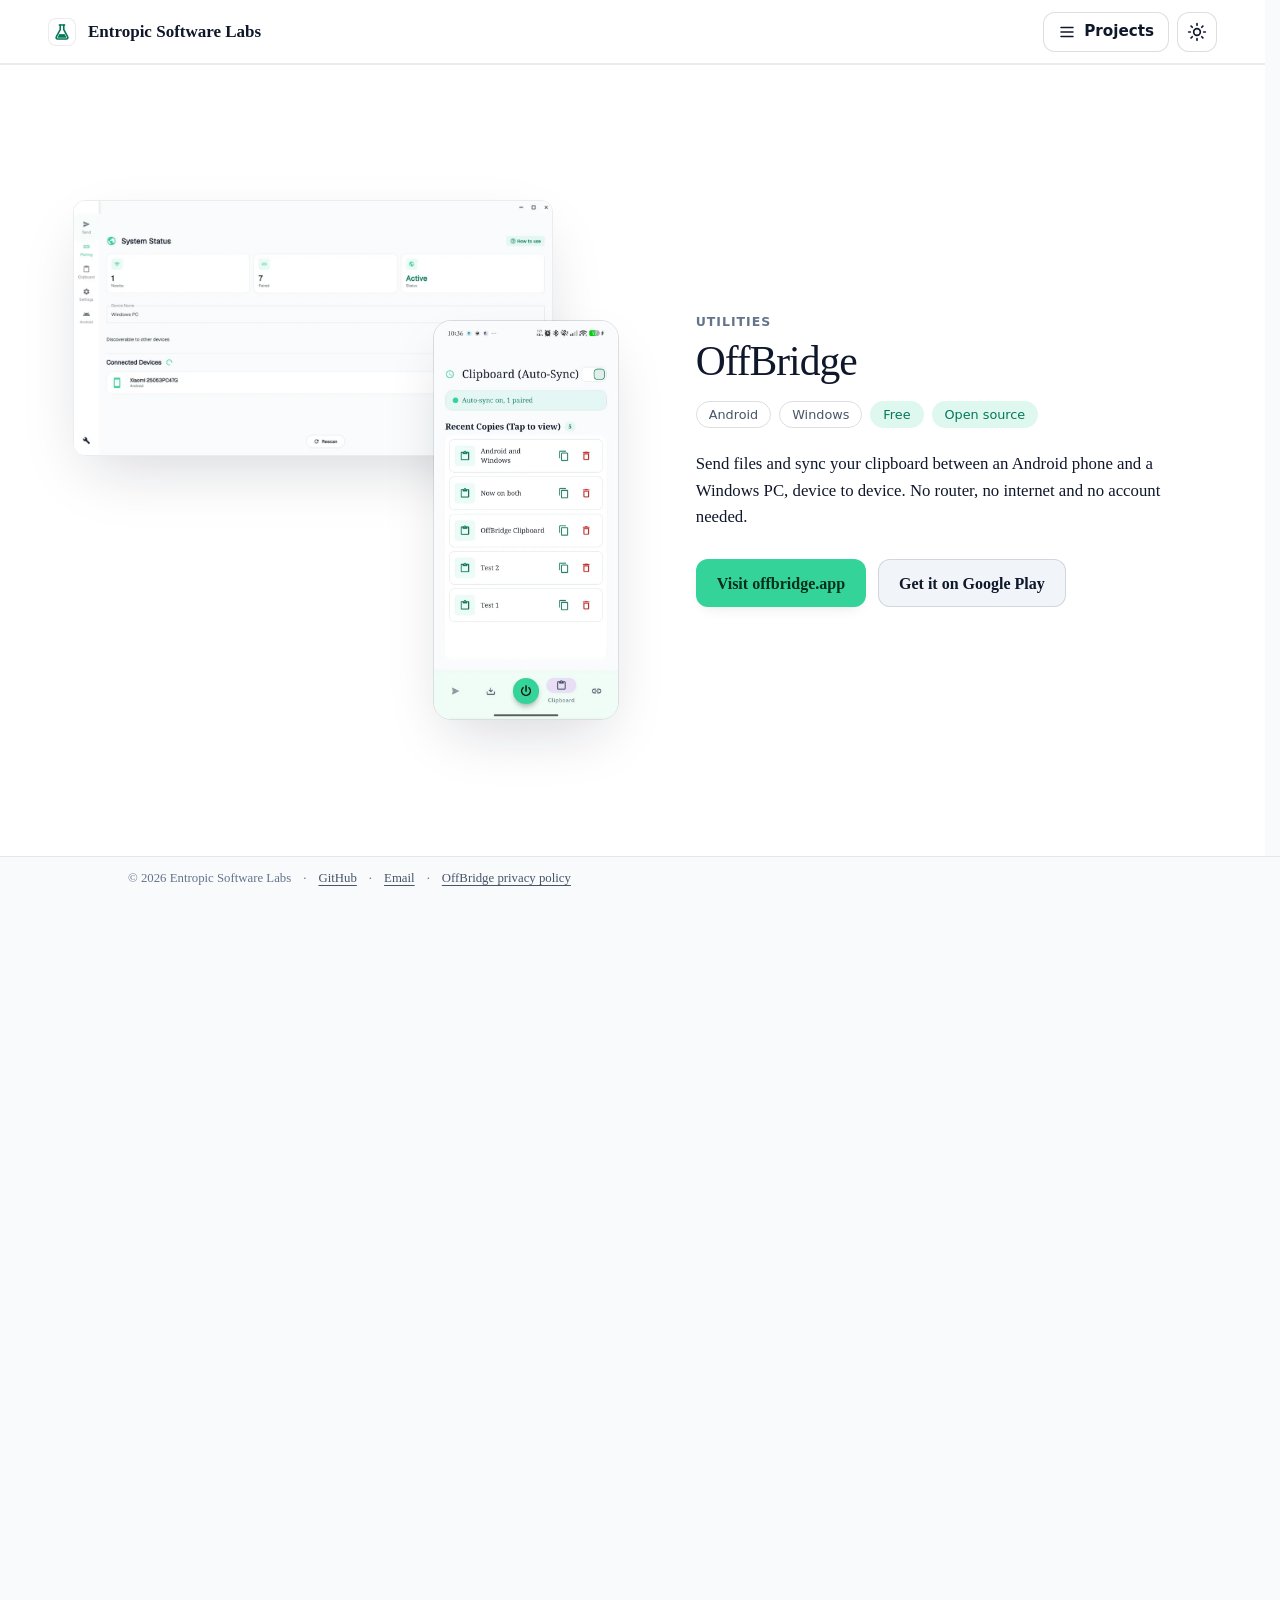
<file: projects/index.html>
<!doctype html>
<html lang="en">
<head>
  <meta charset="utf-8">
  <meta name="viewport" content="width=device-width, initial-scale=1">
  <title>Projects &middot; Entropic Software Labs</title>
  <meta name="description" content="Every project from Entropic Software Labs: OffBridge, Schedule, Quick Vote, Card Games, MIF Finance, and what's still being built.">
  <meta name="color-scheme" content="dark light">
  <meta name="theme-color" content="#141414" media="(prefers-color-scheme: dark)">
  <meta name="theme-color" content="#F8FAFC" media="(prefers-color-scheme: light)">
  <link rel="canonical" href="https://entropicsoftwarelabs.com/projects/">
  <meta property="og:title" content="Projects &middot; Entropic Software Labs">
  <meta property="og:description" content="Every project from Entropic Software Labs: OffBridge, Schedule, Quick Vote, Card Games, MIF Finance, and what's still being built.">
  <meta property="og:url" content="https://entropicsoftwarelabs.com/projects/">
  <meta property="og:type" content="website">
  <meta property="og:site_name" content="Entropic Software Labs">
  <meta property="og:image" content="https://entropicsoftwarelabs.com/assets/og/home-2.jpg">
  <meta property="og:image:width" content="1200">
  <meta property="og:image:height" content="630">
  <meta property="og:image:alt" content="Entropic Software Labs: the studio name over a fanned trio of app screens, Schedule, Quick Vote and Card Games">
  <meta name="twitter:card" content="summary_large_image">
  <meta name="twitter:image:alt" content="Entropic Software Labs: the studio name over a fanned trio of app screens, Schedule, Quick Vote and Card Games">
  <link rel="icon" href="/assets/favicon.svg?v=2" type="image/svg+xml">
  <script src="/js/theme.js"></script>
  <link rel="stylesheet" href="/css/site.css">
  <link rel="stylesheet" href="/css/segments.css">
  <link rel="stylesheet" href="/css/projects.css?v=4">
  <script src="/js/site.js" defer></script>
  <script src="/js/nav.js" defer></script>
  <script src="/js/projects.js?v=4" defer></script>
</head>
<body data-rail="off">
  <a class="skip-link" href="#content">Skip to content</a>
  <div class="topbar">
    <div class="container topbar-inner">
      <a class="brand" href="/">
        <span class="mark" aria-hidden="true">
          <svg viewBox="76 82 360 360" fill="none" stroke="currentColor" stroke-width="36" stroke-linecap="round" stroke-linejoin="round" focusable="false">
            <mask id="mark-liquid"><path d="M216 104v104L128 372a32 32 0 0 0 28 48h200a32 32 0 0 0 28-48L296 208V104z" fill="#fff" stroke="none"/><path d="M216 104v104L128 372a32 32 0 0 0 28 48h200a32 32 0 0 0 28-48L296 208V104" stroke="#000" stroke-width="60"/></mask>
            <rect x="0" y="310" width="512" height="202" fill="currentColor" stroke="none" mask="url(#mark-liquid)"/>
            <path d="M216 104v104L128 372a32 32 0 0 0 28 48h200a32 32 0 0 0 28-48L296 208V104"/>
            <path d="M196 104h120"/>
          </svg>
        </span>
        <span class="brand-text"><span class="brand-short">Entropic</span><span class="brand-rest"> Software Labs</span></span>
      </a>
      <div class="topbar-actions">
        <a class="menu-btn" id="menu-btn" href="/projects/">
          <svg viewBox="0 0 24 24" fill="none" stroke="currentColor" stroke-width="2" stroke-linecap="round" stroke-linejoin="round" aria-hidden="true" focusable="false"><path d="M4 6h16M4 12h16M4 18h16"/></svg>
          <span class="menu-label">Projects</span>
        </a>
        <button class="theme-toggle" id="theme-toggle" type="button" aria-label="Switch to light theme">
          <svg class="icon-sun on-light" viewBox="0 0 24 24" fill="none" stroke="currentColor" stroke-width="2" stroke-linecap="round" stroke-linejoin="round" aria-hidden="true" focusable="false">
            <circle cx="12" cy="12" r="4"/>
            <path d="M12 2v2M12 20v2M4.93 4.93l1.41 1.41M17.66 17.66l1.41 1.41M2 12h2M20 12h2M4.93 19.07l1.41-1.41M17.66 6.34l1.41-1.41"/>
          </svg>
          <svg class="icon-moon on-dark" viewBox="0 0 24 24" fill="none" stroke="currentColor" stroke-width="2" stroke-linecap="round" stroke-linejoin="round" aria-hidden="true" focusable="false">
            <path d="M21 12.8A9 9 0 1 1 11.2 3a7 7 0 0 0 9.8 9.8z"/>
          </svg>
        </button>
      </div>
    </div>
  </div>

  <main id="content">
    <h1 class="sr-only">Projects</h1>
    <div class="hs" id="hs">
    <div class="hs-pin">
    <div class="hs-track">
    <section id="apps" class="apps">
      <div class="container">
        <article class="project scene" data-chapter="OffBridge" id="offbridge" aria-labelledby="offbridge-title">
          <div class="media media-offbridge">
            <img class="shot-win on-dark" src="/assets/shots/windows-main-dark.webp" width="1200" height="636" alt="OffBridge on Windows">
            <img class="shot-win on-light" src="/assets/shots/windows-main-light.webp" width="1200" height="636" alt="OffBridge on Windows">
            <img class="shot-phone on-dark" src="/assets/shots/android-clipboard-dark.webp" width="591" height="1280" alt="OffBridge on Android">
            <img class="shot-phone on-light" src="/assets/shots/android-clipboard-light.webp" width="591" height="1280" alt="OffBridge on Android">
          </div>
          <div class="project-text">
            <span class="cat-label">Utilities</span>
            <h2 class="project-name" id="offbridge-title">OffBridge</h2>
            <div class="chips">
              <span class="chip">Android</span>
              <span class="chip">Windows</span>
              <span class="chip chip-status">Free</span>
              <a class="chip chip-status chip-link" href="https://github.com/josephting1105123/OffBridge" rel="noopener">Open source</a>
            </div>
            <p>Send files and sync your clipboard between an Android phone and a Windows PC, device to device. No router, no internet and no account needed.</p>
            <div class="actions">
              <a class="btn btn-primary" href="https://offbridge.app/" rel="noopener">Visit offbridge.app</a>
              <a class="btn btn-secondary" href="https://play.google.com/store/apps/details?id=com.EntropicSoftwareLab.ClipboardShare" rel="noopener">Get it on Google Play</a>
            </div>
          </div>
        </article>

        <article class="project scene" data-chapter="Schedule" id="schedule" data-product="schedule" aria-labelledby="schedule-title">
          <div class="media media-phone">
            <img class="phone-shot" src="/assets/shots/schedule-today.jpg" width="824" height="1839" alt="Schedule's Today page: the next event, the day's hour grid and a double-booking it caught" loading="lazy">
          </div>
          <div class="project-text">
            <span class="cat-label">Utilities</span>
            <h2 class="project-name" id="schedule-title">Schedule</h2>
            <div class="chips">
              <span class="chip">Android</span>
              <span class="chip chip-status">Free</span>
              <span class="chip chip-status">No account</span>
              <a class="chip chip-status chip-link" href="https://github.com/josephting1105123/Schedule" rel="noopener">Open source</a>
            </div>
            <p>Reads the calendars already synced to your phone and draws the day, the week and the month properly, with home-screen widgets for today and the month. Edits go back to the same calendars.</p>
            <div class="actions">
              <a class="btn btn-primary" href="/schedule/">About Schedule</a>
              <a class="btn btn-secondary" href="https://github.com/josephting1105123/Schedule/releases/latest/download/Schedule.apk">Download the APK</a>
            </div>
          </div>
        </article>

        <article class="project scene" data-chapter="Quick Vote" id="quick-vote" data-product="quick-vote" aria-labelledby="quick-vote-title">
          <div class="media media-phone">
            <img class="phone-shot" src="/assets/shots/qv-results-paper.webp" width="1080" height="2280" alt="Quick Vote showing live results as bars" loading="lazy">
          </div>
          <div class="project-text">
            <span class="cat-label">Utilities</span>
            <h2 class="project-name" id="quick-vote-title">Quick Vote</h2>
            <div class="chips">
              <span class="chip">Web</span>
              <span class="chip chip-status chip-live">Live</span>
              <a class="chip chip-status chip-link" href="https://github.com/josephting1105123/Voting-App" rel="noopener">Open source</a>
            </div>
            <p>Make a poll, read out the PIN, and everyone votes from their phone. The host approves who gets in and decides when people see the results.</p>
            <div class="actions">
              <a class="btn btn-primary" href="/quick-vote/">About Quick Vote</a>
              <a class="btn btn-secondary" href="https://vote.entropicsoftwarelabs.com/" rel="noopener">Open the app</a>
            </div>
          </div>
        </article>

        <article class="project scene" data-chapter="Card Games" id="card-games" data-product="card-games" aria-labelledby="card-games-title">
          <div class="media media-landscape">
            <img class="landscape-shot" src="/assets/shots/card-games-bid.webp" width="844" height="390" alt="A Dou Di Zhu hand at phone size: the bid panel over the tablecloth, two opponents' card backs and the player's 17 cards" loading="lazy">
          </div>
          <div class="project-text">
            <span class="cat-label">Games</span>
            <h2 class="project-name" id="card-games-title">Card Games</h2>
            <div class="chips">
              <span class="chip">Web</span>
              <span class="chip chip-status chip-live">Live</span>
              <a class="chip chip-status chip-link" href="https://github.com/josephting1105123/Card-Games" rel="noopener">Open source</a>
            </div>
            <p>Dou Di Zhu, Big Two and Blackjack against bots at seven strengths, or online with friends in Dou Di Zhu and Big Two. Play-money coins, no account, and it installs to your home screen.</p>
            <div class="actions">
              <a class="btn btn-primary" href="/card-games/">About Card Games</a>
              <a class="btn btn-secondary" href="https://josephting1105123.github.io/Card-Games/" rel="noopener">Play in the browser</a>
            </div>
          </div>
        </article>

        <article class="project scene" data-chapter="MIF Finance" id="mif-finance" data-product="mif-finance" aria-labelledby="mif-finance-title">
          <div class="media media-offbridge">
            <img class="shot-win" src="/assets/shots/mif-win-home.jpg" width="1440" height="857" alt="MIF Finance on Windows: budget against actual for 2026" loading="lazy" decoding="async">
            <img class="shot-phone" src="/assets/shots/mif-phone-home.jpg" width="824" height="1849" alt="MIF Finance on Android: this year's income, spending and unclaimed claims" loading="lazy" decoding="async">
          </div>
          <div class="project-text">
            <span class="cat-label">Finance</span>
            <h2 class="project-name" id="mif-finance-title">MIF Finance</h2>
            <div class="chips">
              <span class="chip">Windows</span>
              <span class="chip">Android</span>
              <span class="chip chip-closed">Closed source</span>
            </div>
            <p>A Windows app and Android companion for a church treasurer: each week's offering, expense claims checked against their receipts, budget against actual, and a year-end handover. The phone pairs with the PC over Wi-Fi; nothing goes online.</p>
            <div class="actions">
              <a class="btn btn-primary" href="/mif-finance/">About MIF Finance</a>
              <a class="btn btn-secondary" href="/mif-finance/#android">See the phone app</a>
            </div>
          </div>
        </article>

        <article class="project scene" data-chapter="Spectrum+" id="spectrum" data-product="spectrum" aria-labelledby="spectrum-title">
          <div class="project-text">
            <span class="cat-label">Utilities</span>
            <h2 class="project-name" id="spectrum-title">Spectrum+</h2>
            <div class="chips">
              <span class="chip">Android</span>
              <span class="chip chip-status">Free</span>
              <span class="chip chip-closed">Closed source</span>
            </div>
            <p>An unofficial Android app for UM Spectrum. It shows only your own occurrence's classes, posts and deadlines, checks Spectrum for you in the background, and reminds you before anything is due. Not affiliated with Universiti Malaya.</p>
            <div class="actions">
              <a class="btn btn-primary" href="/spectrum/">About Spectrum+</a>
              <a class="btn btn-secondary" href="https://github.com/josephting1105123/Spectrum-Plus/releases/latest/download/Spectrum.apk">Download the APK</a>
            </div>
          </div>
        </article>

      </div>
    </section>
    </div>
    </div>
    </div>
  </main>

  <footer class="footer">
    <div class="container footer-inner">
      <p>&copy; <span id="year">2026</span> Entropic Software Labs</p>
      <span aria-hidden="true">&middot;</span>
      <a href="https://github.com/josephting1105123" rel="noopener">GitHub</a>
      <span aria-hidden="true">&middot;</span>
      <a href="mailto:entropic.software.lab@gmail.com">Email</a>
      <span aria-hidden="true">&middot;</span>
      <a href="https://offbridge.app/privacy.html" rel="noopener">OffBridge privacy policy</a>
    </div>
  </footer>
</body>
</html>
</file>
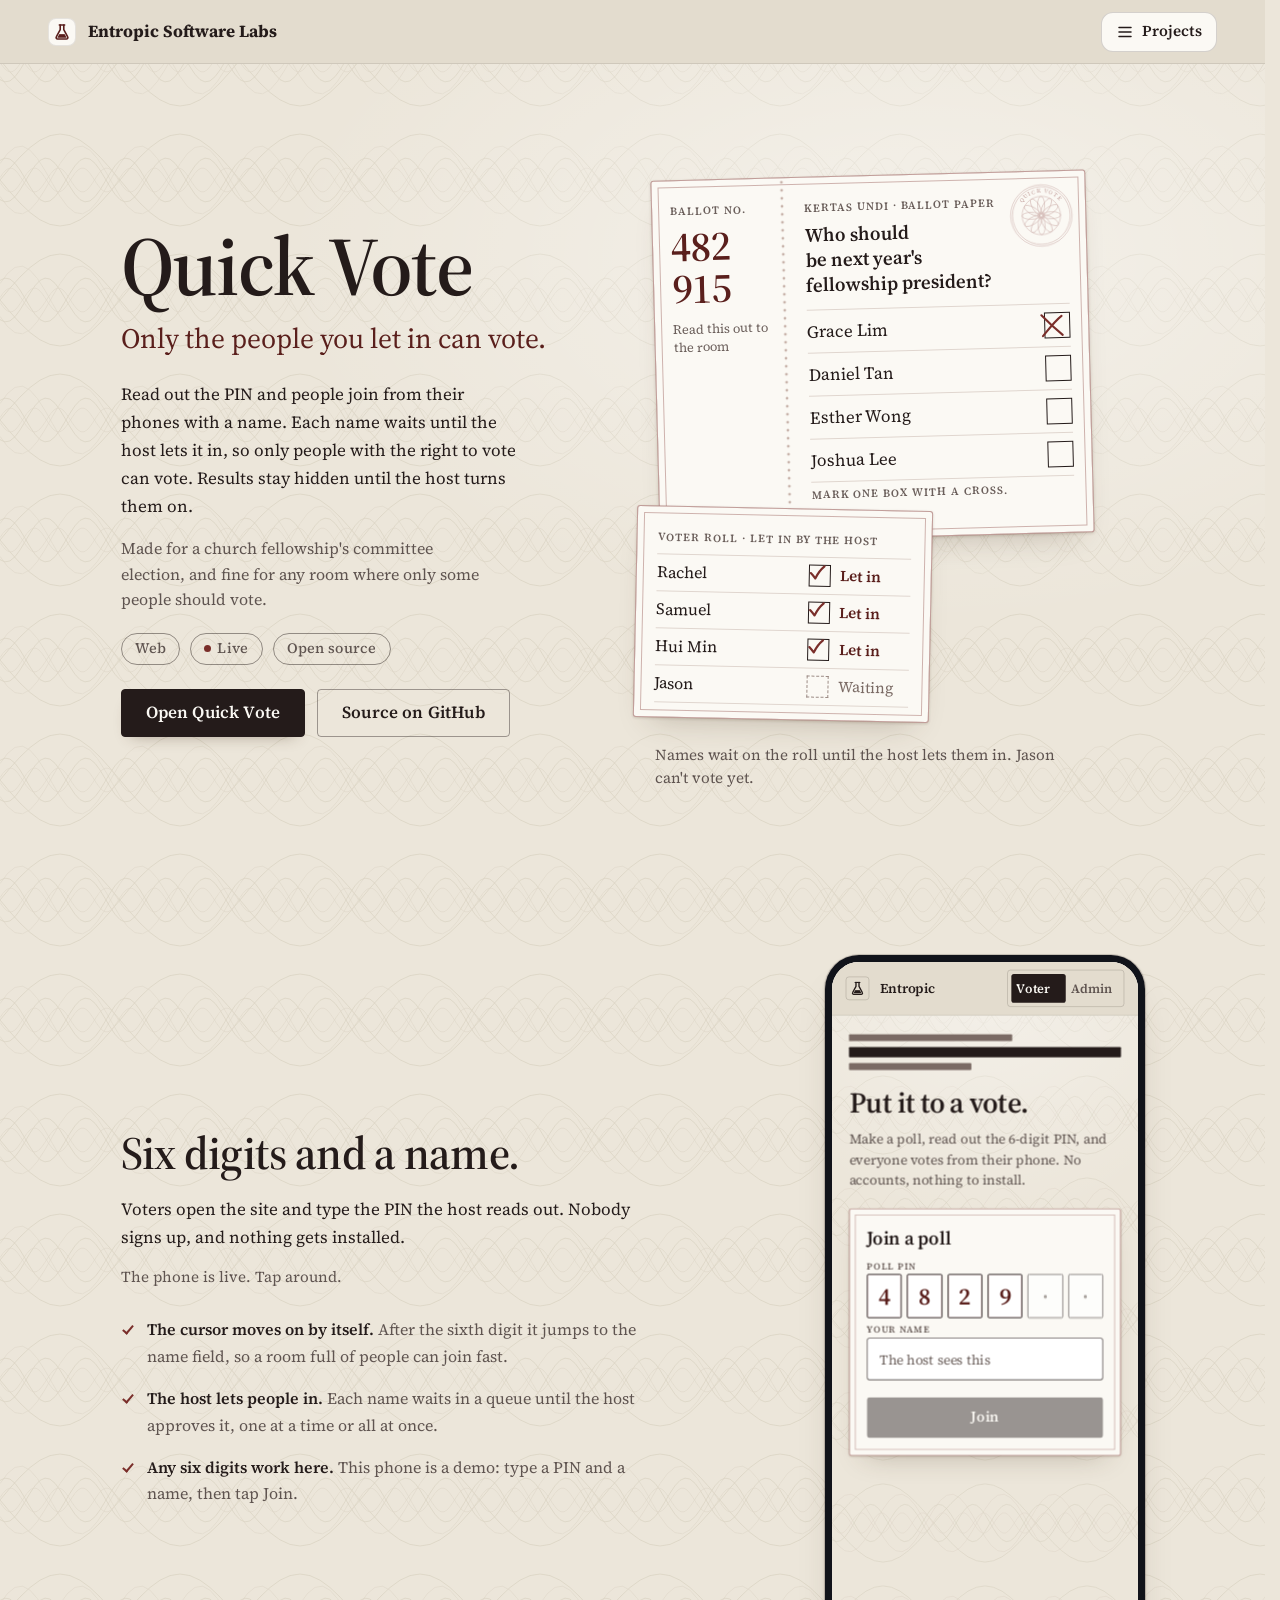
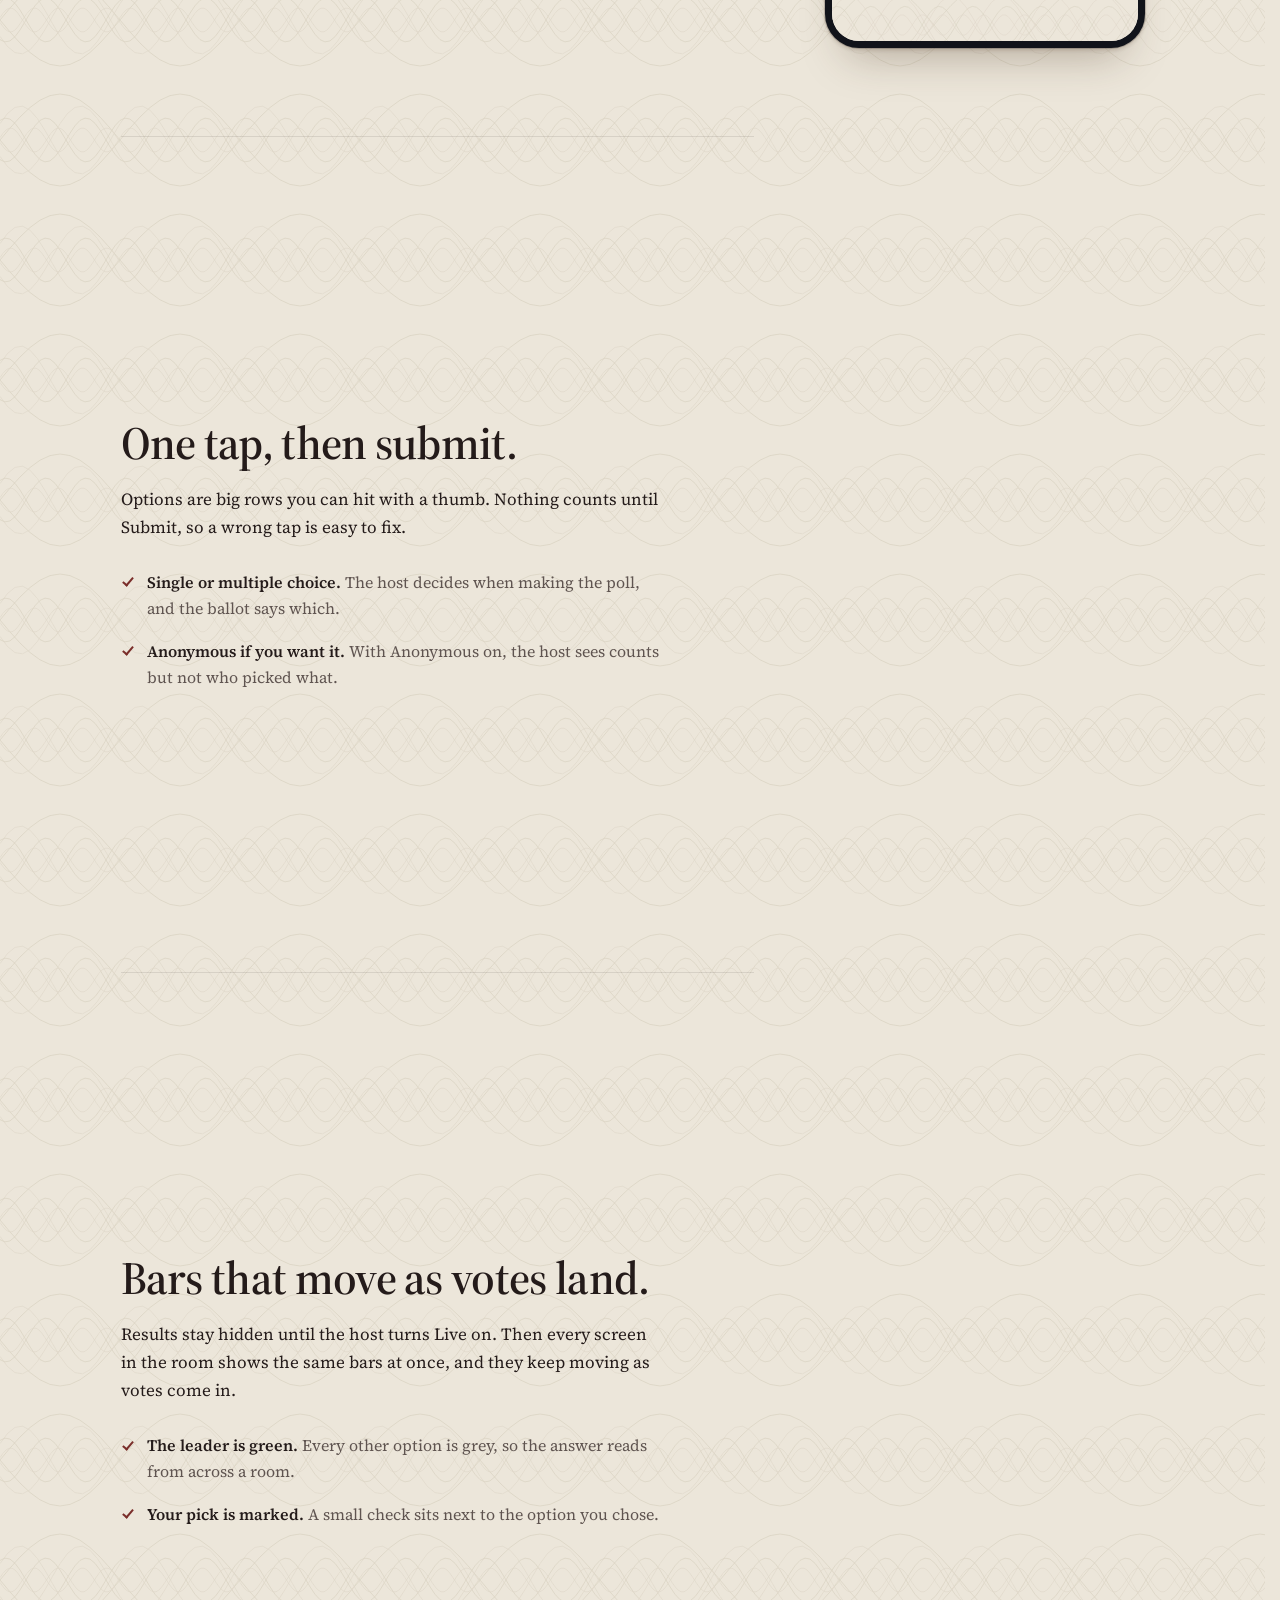
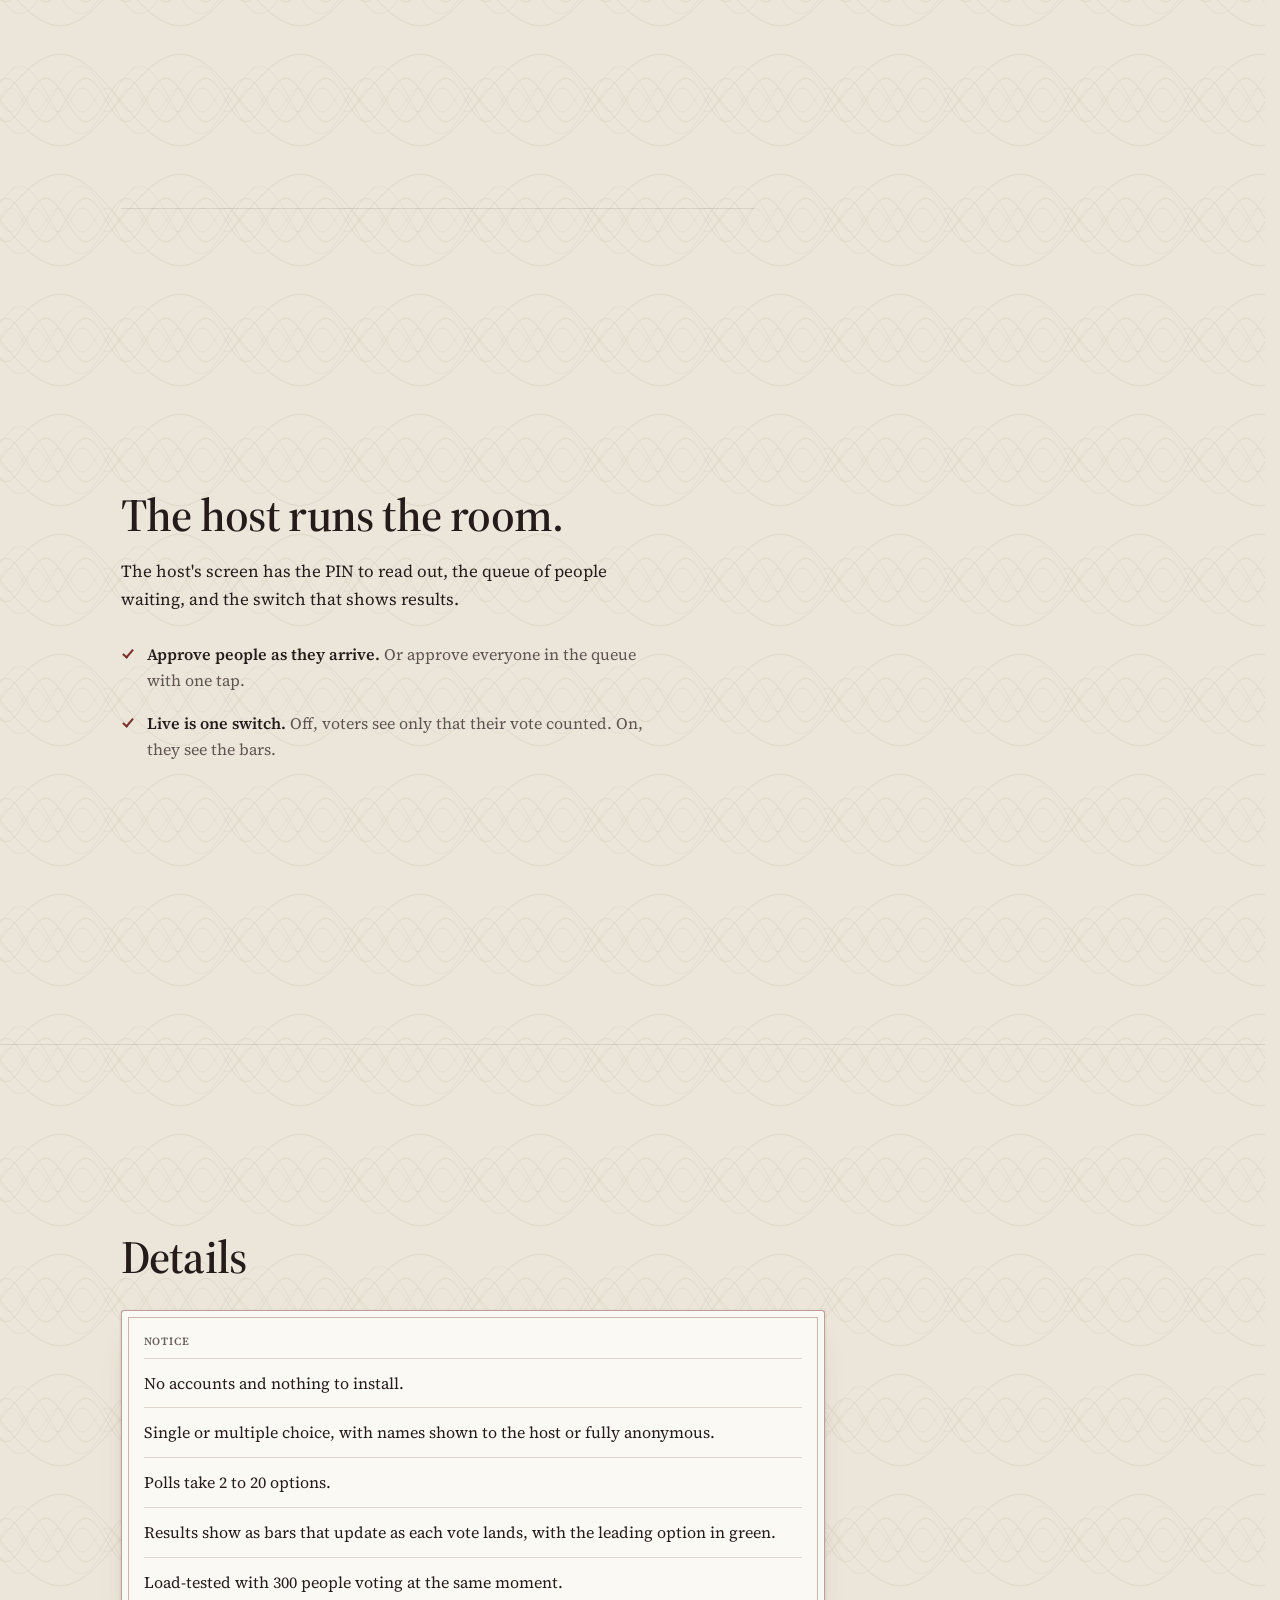
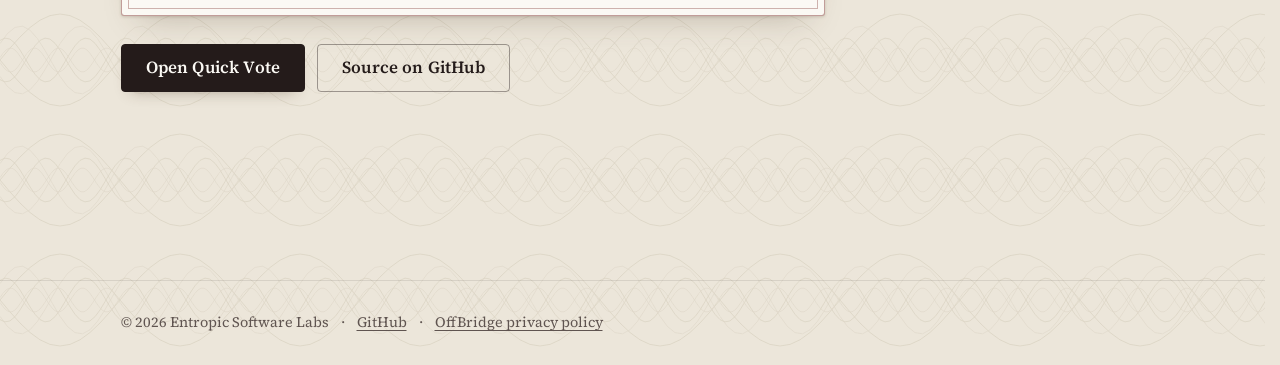
<file: quick-vote/index.html>
<!doctype html>
<html lang="en">
<head>
  <meta charset="utf-8">
  <meta name="viewport" content="width=device-width, initial-scale=1">
  <title>Quick Vote &middot; Entropic Software Labs</title>
  <meta name="description" content="Quick Vote: read out the PIN, let in the people who may vote, and they vote from their phones. No accounts and nothing to install.">
  <meta name="color-scheme" content="light">
  <meta name="theme-color" content="#E3DCCE">
  <link rel="canonical" href="https://entropicsoftwarelabs.com/quick-vote/">
  <meta property="og:title" content="Quick Vote &middot; Entropic Software Labs">
  <meta property="og:description" content="Quick Vote: read out the PIN, let in the people who may vote, and they vote from their phones. No accounts and nothing to install.">
  <meta property="og:url" content="https://entropicsoftwarelabs.com/quick-vote/">
  <meta property="og:type" content="website">
  <meta property="og:site_name" content="Entropic Software Labs">
  <meta property="og:image" content="https://entropicsoftwarelabs.com/assets/og/quick-vote.jpg">
  <meta property="og:image:width" content="1200">
  <meta property="og:image:height" content="630">
  <meta property="og:image:alt" content="Quick Vote: the live results screen on a phone, next to the app name and tagline">
  <meta name="twitter:card" content="summary_large_image">
  <meta name="twitter:image:alt" content="Quick Vote: the live results screen on a phone, next to the app name and tagline">
  <link rel="icon" href="/assets/favicon.svg?v=2" type="image/svg+xml">
  <script src="/js/theme.js"></script>
  <link rel="stylesheet" href="/css/site.css">
  <link rel="stylesheet" href="/css/segments.css">
  <link rel="stylesheet" href="/css/schedule.css?v=4">
  <link rel="stylesheet" href="/css/qv-phone.css">
  <link rel="stylesheet" href="/css/quick-vote.css">
  <link rel="preload" href="/assets/fonts/sourceserif4-latin.woff2" as="font" type="font/woff2" crossorigin>
  <script src="/js/site.js" defer></script>
  <script src="/js/nav.js" defer></script>
  <script src="/js/qv-phone.js" defer></script>
  <script src="/js/segments.js" defer></script>
</head>
<body data-product="quick-vote" data-rail="off">
  <a class="skip-link" href="#content">Skip to content</a>
  <div class="topbar">
    <div class="container topbar-inner">
      <a class="brand" href="/">
        <span class="mark" aria-hidden="true">
          <svg viewBox="76 82 360 360" fill="none" stroke="currentColor" stroke-width="36" stroke-linecap="round" stroke-linejoin="round" focusable="false">
            <mask id="mark-liquid"><path d="M216 104v104L128 372a32 32 0 0 0 28 48h200a32 32 0 0 0 28-48L296 208V104z" fill="#fff" stroke="none"/><path d="M216 104v104L128 372a32 32 0 0 0 28 48h200a32 32 0 0 0 28-48L296 208V104" stroke="#000" stroke-width="60"/></mask>
            <rect x="0" y="310" width="512" height="202" fill="currentColor" stroke="none" mask="url(#mark-liquid)"/>
            <path d="M216 104v104L128 372a32 32 0 0 0 28 48h200a32 32 0 0 0 28-48L296 208V104"/>
            <path d="M196 104h120"/>
          </svg>
        </span>
        <span class="brand-text"><span class="brand-short">Entropic</span><span class="brand-rest"> Software Labs</span></span>
      </a>
      <div class="topbar-actions">
        <a class="menu-btn" id="menu-btn" href="/projects/">
          <svg viewBox="0 0 24 24" fill="none" stroke="currentColor" stroke-width="2" stroke-linecap="round" stroke-linejoin="round" aria-hidden="true" focusable="false"><path d="M4 6h16M4 12h16M4 18h16"/></svg>
          <span class="menu-label">Projects</span>
        </a>
        <button class="theme-toggle" id="theme-toggle" type="button" aria-label="Switch to light theme">
          <svg class="icon-sun on-light" viewBox="0 0 24 24" fill="none" stroke="currentColor" stroke-width="2" stroke-linecap="round" stroke-linejoin="round" aria-hidden="true" focusable="false">
            <circle cx="12" cy="12" r="4"/>
            <path d="M12 2v2M12 20v2M4.93 4.93l1.41 1.41M17.66 17.66l1.41 1.41M2 12h2M20 12h2M4.93 19.07l1.41-1.41M17.66 6.34l1.41-1.41"/>
          </svg>
          <svg class="icon-moon on-dark" viewBox="0 0 24 24" fill="none" stroke="currentColor" stroke-width="2" stroke-linecap="round" stroke-linejoin="round" aria-hidden="true" focusable="false">
            <path d="M21 12.8A9 9 0 1 1 11.2 3a7 7 0 0 0 9.8 9.8z"/>
          </svg>
        </button>
      </div>
    </div>
  </div>

  <main id="content" data-story="join vote results host">
    <span id="top"></span>

    <!-- ============================== 01 INTRO ============================== -->
    <section class="scene scene--hero" id="intro" data-chapter="Intro" aria-labelledby="intro-title">
      <div class="container scene__grid">
        <div class="scene__copy">
          <h1 id="intro-title">Quick Vote</h1>
          <p class="qv-claim">Only the people you let in can vote.</p>
          <p class="lead">Read out the PIN and people join from their phones with a name. Each name waits until the host lets it in, so only people with the right to vote can vote. Results stay hidden until the host turns them on.</p>
          <p class="qv-made">Made for a church fellowship's committee election, and fine for any room where only some people should vote.</p>
          <div class="chips">
            <span class="chip">Web</span>
            <span class="chip chip-status chip-live">Live</span>
            <a class="chip chip-status chip-link" href="https://github.com/josephting1105123/Voting-App" rel="noopener">Open source</a>
          </div>
          <div class="actions">
            <a class="btn btn-primary" href="https://vote.entropicsoftwarelabs.com/" rel="noopener">Open Quick Vote</a>
            <a class="btn btn-secondary" href="https://github.com/josephting1105123/Voting-App" rel="noopener">Source on GitHub</a>
          </div>
        </div>

        <figure class="qv-ballot-set" aria-labelledby="qv-set-cap">
          <div class="qv-ballot">
            <div class="qv-counterfoil">
              <p class="qv-label">Ballot no.</p>
              <span class="qv-serial"><span class="sr-only">PIN </span>482 915</span>
              <p class="qv-note">Read this out to the room</p>
            </div>
            <div class="qv-ballot-body">
              <p class="qv-label qv-ballot-head">Kertas undi &middot; Ballot paper</p>
              <p class="qv-question">Who should be next year's fellowship president?</p>
              <ol class="qv-options">
                <li><span class="qv-name">Grace Lim<span class="sr-only">, marked</span></span><span class="qv-box"><svg class="qv-cross" viewBox="0 0 34 34" width="34" height="34" fill="none" stroke="#7A2E2A" stroke-width="3" stroke-linecap="round" stroke-linejoin="round" aria-hidden="true" focusable="false"><path d="M2 2.5C9 10 21 22 31.5 31" pathLength="1"/><path d="M30.5 4C22 10 12.5 21.5 3.5 32" pathLength="1"/></svg></span></li>
                <li><span class="qv-name">Daniel Tan</span><span class="qv-box"></span></li>
                <li><span class="qv-name">Esther Wong</span><span class="qv-box"></span></li>
                <li><span class="qv-name">Joshua Lee</span><span class="qv-box"></span></li>
              </ol>
              <p class="qv-label qv-ballot-foot">Mark one box with a cross.</p>
              <svg class="qv-seal" viewBox="0 0 100 100" width="64" height="64" fill="none" stroke="#7A2E2A" stroke-width=".9" aria-hidden="true" focusable="false">
                <defs>
                  <ellipse id="qv-petal" cx="50" cy="34" rx="5.5" ry="14"/>
                  <path id="qv-seal-arc" d="M14 50A36 36 0 0 1 86 50"/>
                </defs>
                <circle cx="50" cy="50" r="48"/>
                <circle cx="50" cy="50" r="45"/>
                <circle cx="50" cy="50" r="30"/>
                <circle cx="50" cy="50" r="5"/>
                <use href="#qv-petal"/>
                <use href="#qv-petal" transform="rotate(30 50 50)"/>
                <use href="#qv-petal" transform="rotate(60 50 50)"/>
                <use href="#qv-petal" transform="rotate(90 50 50)"/>
                <use href="#qv-petal" transform="rotate(120 50 50)"/>
                <use href="#qv-petal" transform="rotate(150 50 50)"/>
                <use href="#qv-petal" transform="rotate(180 50 50)"/>
                <use href="#qv-petal" transform="rotate(210 50 50)"/>
                <use href="#qv-petal" transform="rotate(240 50 50)"/>
                <use href="#qv-petal" transform="rotate(270 50 50)"/>
                <use href="#qv-petal" transform="rotate(300 50 50)"/>
                <use href="#qv-petal" transform="rotate(330 50 50)"/>
                <text fill="#7A2E2A" stroke="none" font-family="Source Serif 4, Georgia, serif" font-size="8.5" font-weight="600" letter-spacing="1.6"><textPath href="#qv-seal-arc" startOffset="50%" text-anchor="middle">QUICK VOTE</textPath></text>
              </svg>
            </div>
          </div>

          <div class="qv-roll">
            <p class="qv-label qv-roll-head">Voter roll &middot; let in by the host</p>
            <ul>
              <li><span class="qv-name">Rachel</span><span class="qv-check"><svg class="qv-stroke" viewBox="0 0 20 20" width="20" height="20" fill="none" stroke="#7A2E2A" stroke-width="2.2" stroke-linecap="round" stroke-linejoin="round" aria-hidden="true" focusable="false"><path d="M4 10.5C5.5 12 7 13.8 8.5 15.8 11 10.5 14 6.5 17.5 3.5" pathLength="1"/></svg></span><span class="qv-status">Let in</span></li>
              <li><span class="qv-name">Samuel</span><span class="qv-check"><svg class="qv-stroke" viewBox="0 0 20 20" width="20" height="20" fill="none" stroke="#7A2E2A" stroke-width="2.2" stroke-linecap="round" stroke-linejoin="round" aria-hidden="true" focusable="false"><path d="M4 10.5C5.5 12 7 13.8 8.5 15.8 11 10.5 14 6.5 17.5 3.5" pathLength="1"/></svg></span><span class="qv-status">Let in</span></li>
              <li><span class="qv-name">Hui Min</span><span class="qv-check"><svg class="qv-stroke" viewBox="0 0 20 20" width="20" height="20" fill="none" stroke="#7A2E2A" stroke-width="2.2" stroke-linecap="round" stroke-linejoin="round" aria-hidden="true" focusable="false"><path d="M4 10.5C5.5 12 7 13.8 8.5 15.8 11 10.5 14 6.5 17.5 3.5" pathLength="1"/></svg></span><span class="qv-status">Let in</span></li>
              <li class="is-waiting"><span class="qv-name">Jason</span><span class="qv-check"></span><span class="qv-status">Waiting</span></li>
            </ul>
          </div>

          <figcaption id="qv-set-cap">Names wait on the roll until the host lets them in. Jason can't vote yet.</figcaption>
        </figure>
      </div>
    </section>

    <!-- ============================== 02 JOIN =============================== -->
    <section class="scene" id="join" data-chapter="Join" aria-labelledby="join-title">
      <div class="container scene__grid">
        <div class="scene__copy">
          <h2 id="join-title">Six digits and a name.</h2>
          <p class="lead">Voters open the site and type the PIN the host reads out. Nobody signs up, and nothing gets installed.</p>
          <p class="qv-demo">The phone is live. Tap around.</p>
          <ul class="notes">
            <li><b>The cursor moves on by itself.</b> After the sixth digit it jumps to the name field, so a room full of people can join fast.</li>
            <li><b>The host lets people in.</b> Each name waits in a queue until the host approves it, one at a time or all at once.</li>
            <li><b>Any six digits work here.</b> This phone is a demo: type a PIN and a name, then tap Join.</li>
          </ul>
        </div>

        <div class="stage">
          <div class="phone phone--live" data-qv="join">
            <img class="qv-shot" src="/assets/shots/qv-join-paper.webp" width="1080" height="2280" alt="Quick Vote home screen with the PIN being typed" loading="lazy" decoding="async">
          </div>
        </div>
      </div>
    </section>

    <!-- ============================== 03 VOTE =============================== -->
    <section class="scene" id="vote" data-chapter="Vote" aria-labelledby="vote-title">
      <div class="container scene__grid scene__grid--flip">
        <div class="scene__copy">
          <h2 id="vote-title">One tap, then submit.</h2>
          <p class="lead">Options are big rows you can hit with a thumb. Nothing counts until Submit, so a wrong tap is easy to fix.</p>
          <ul class="notes">
            <li><b>Single or multiple choice.</b> The host decides when making the poll, and the ballot says which.</li>
            <li><b>Anonymous if you want it.</b> With Anonymous on, the host sees counts but not who picked what.</li>
          </ul>
        </div>

        <div class="stage">
          <div class="phone phone--live" data-qv="vote">
            <img class="qv-shot" src="/assets/shots/qv-ballot-paper.webp" width="1080" height="2280" alt="Quick Vote ballot with one option picked" loading="lazy" decoding="async">
          </div>
        </div>
      </div>
    </section>

    <!-- ============================== 04 RESULTS ============================ -->
    <section class="scene" id="results" data-chapter="Results" aria-labelledby="results-title">
      <div class="container scene__grid">
        <div class="scene__copy">
          <h2 id="results-title">Bars that move as votes land.</h2>
          <p class="lead">Results stay hidden until the host turns Live on. Then every screen in the room shows the same bars at once, and they keep moving as votes come in.</p>
          <ul class="notes">
            <li><b>The leader is green.</b> Every other option is grey, so the answer reads from across a room.</li>
            <li><b>Your pick is marked.</b> A small check sits next to the option you chose.</li>
          </ul>
        </div>

        <div class="stage">
          <div class="phone phone--live" data-qv="results">
            <img class="qv-shot" src="/assets/shots/qv-results-paper.webp" width="1080" height="2280" alt="Quick Vote results: Vote recorded, with live results as bars" loading="lazy" decoding="async">
          </div>
        </div>
      </div>
    </section>

    <!-- ============================== 05 HOST =============================== -->
    <section class="scene" id="host" data-chapter="Host" aria-labelledby="host-title">
      <div class="container scene__grid scene__grid--flip">
        <div class="scene__copy">
          <h2 id="host-title">The host runs the room.</h2>
          <p class="lead">The host's screen has the PIN to read out, the queue of people waiting, and the switch that shows results.</p>
          <ul class="notes">
            <li><b>Approve people as they arrive.</b> Or approve everyone in the queue with one tap.</li>
            <li><b>Live is one switch.</b> Off, voters see only that their vote counted. On, they see the bars.</li>
          </ul>
        </div>

        <div class="stage">
          <div class="phone phone--live" data-qv="host">
            <img class="qv-shot" src="/assets/shots/qv-join-paper.webp" width="1080" height="2280" alt="Quick Vote home screen with the PIN being typed" loading="lazy" decoding="async">
          </div>
        </div>
      </div>
    </section>

    <!-- ============================== 06 DETAILS ============================ -->
    <section class="scene scene--install" id="details" data-chapter="Details" aria-labelledby="details-title">
      <div class="container scene__grid">
        <div class="scene__copy">
          <h2 id="details-title">Details</h2>
          <ul class="facts">
            <li>No accounts and nothing to install.</li>
            <li>Single or multiple choice, with names shown to the host or fully anonymous.</li>
            <li>Polls take 2 to 20 options.</li>
            <li>Results show as bars that update as each vote lands, with the leading option in green.</li>
            <li>Load-tested with 300 people voting at the same moment.</li>
          </ul>
          <div class="actions">
            <a class="btn btn-primary" href="https://vote.entropicsoftwarelabs.com/" rel="noopener">Open Quick Vote</a>
            <a class="btn btn-secondary" href="https://github.com/josephting1105123/Voting-App" rel="noopener">Source on GitHub</a>
          </div>
        </div>
      </div>
    </section>
  </main>

  <footer class="footer">
    <div class="container footer-inner">
      <p>&copy; <span id="year">2026</span> Entropic Software Labs</p>
      <span aria-hidden="true">&middot;</span>
      <a href="https://github.com/josephting1105123" rel="noopener">GitHub</a>
      <span aria-hidden="true">&middot;</span>
      <a href="https://offbridge.app/privacy.html" rel="noopener">OffBridge privacy policy</a>
    </div>
  </footer>
</body>
</html>
</file>
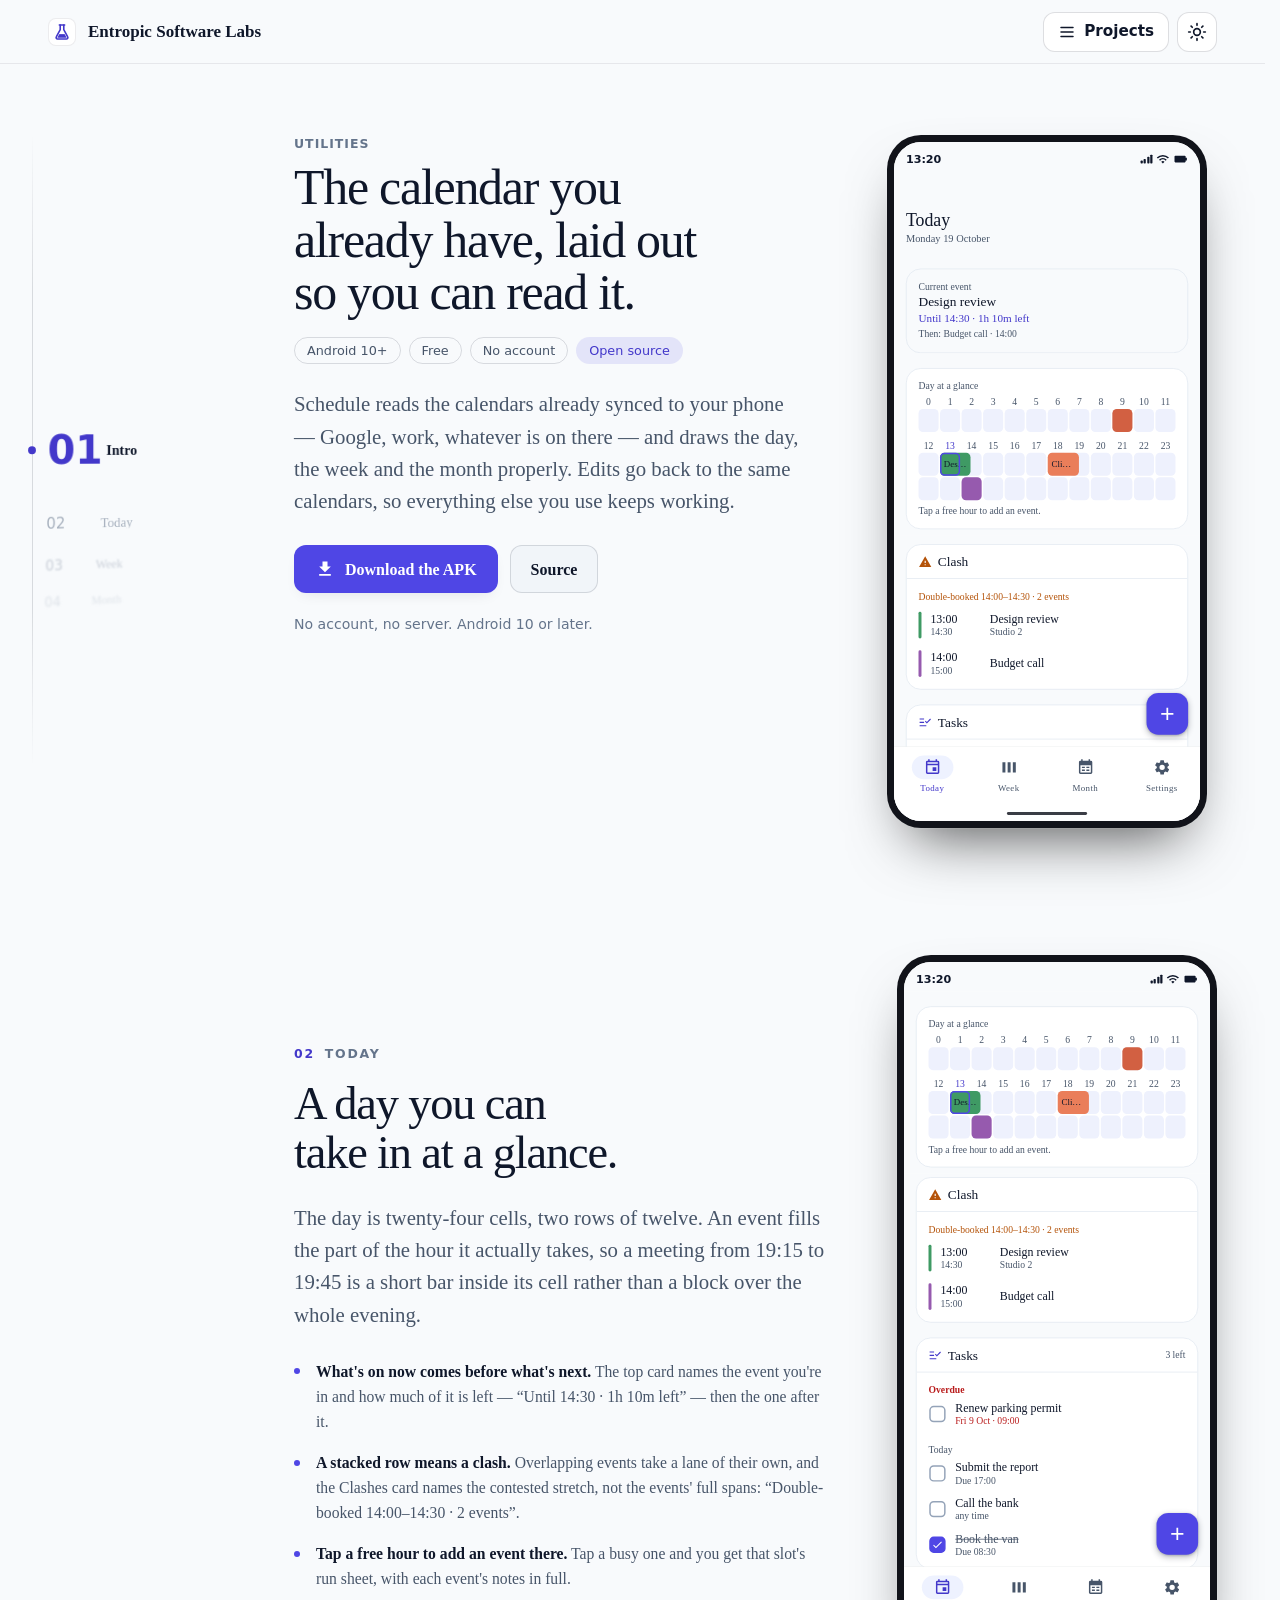
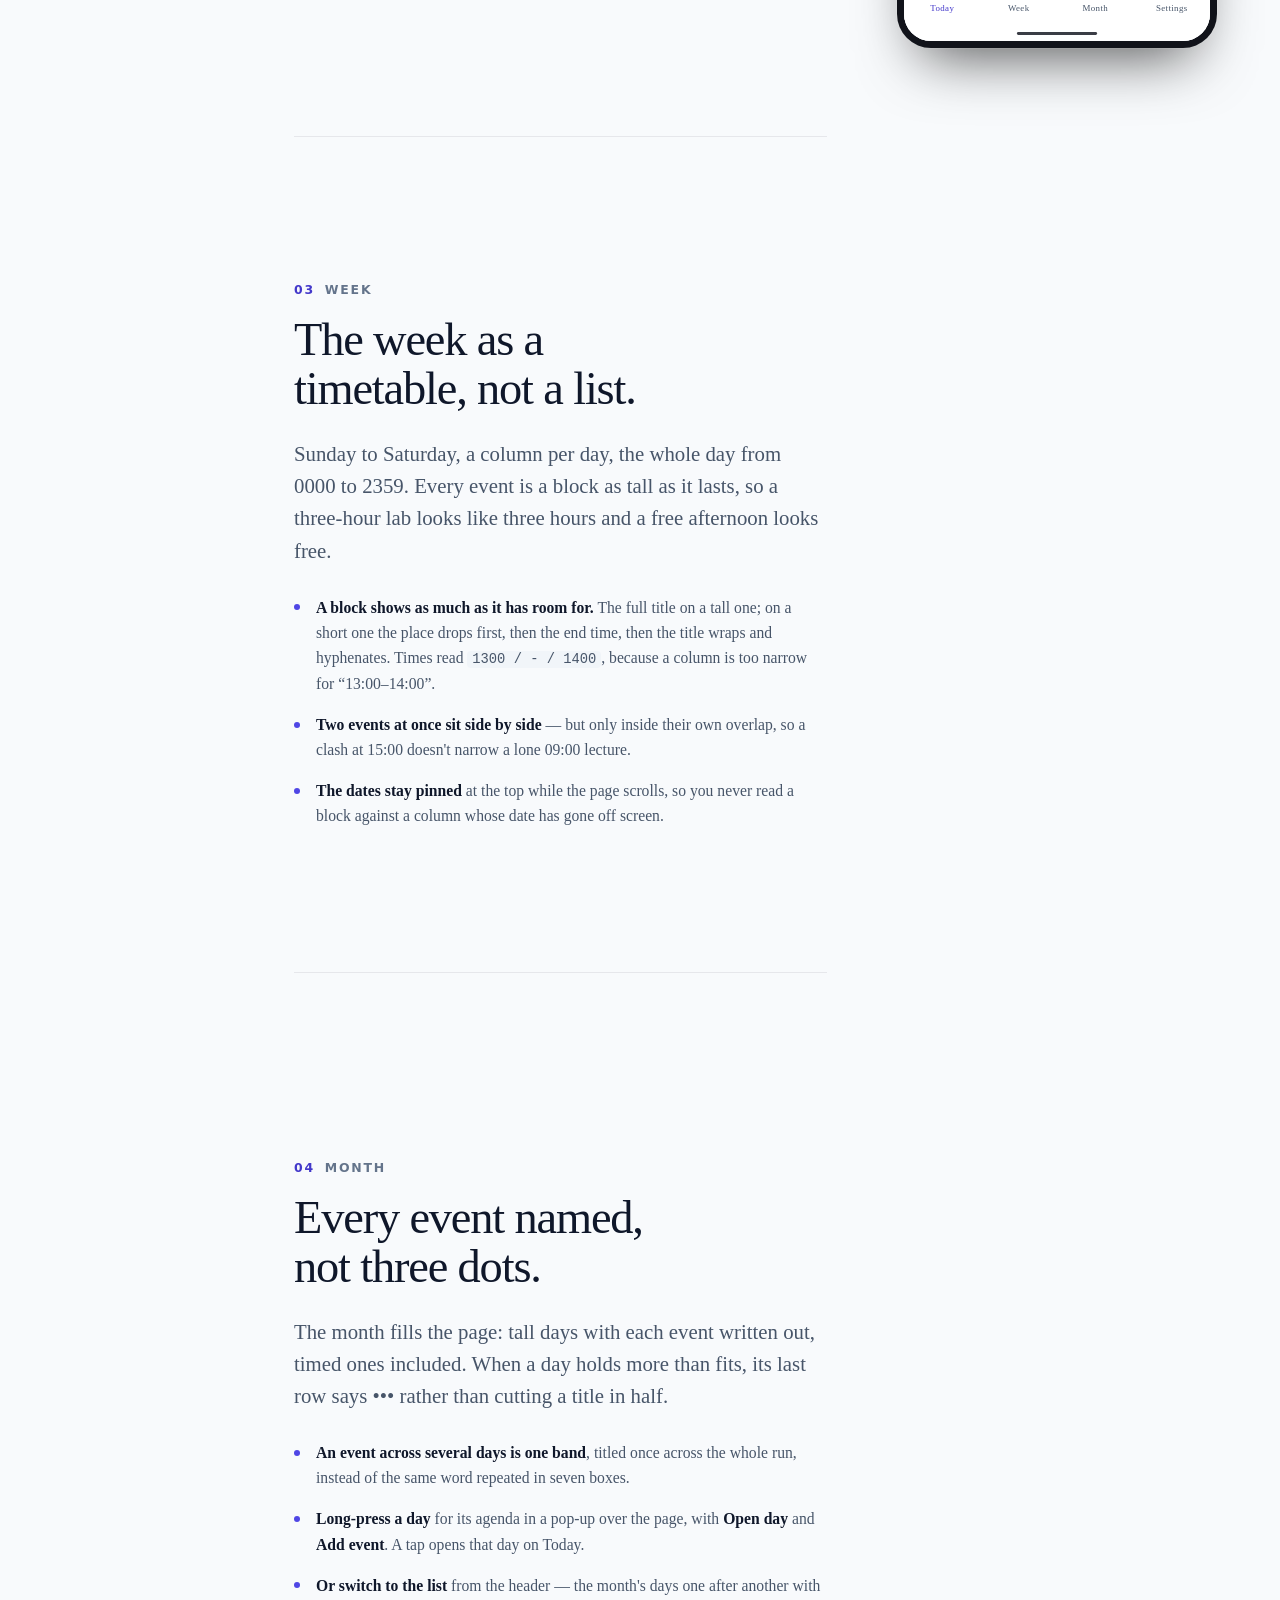
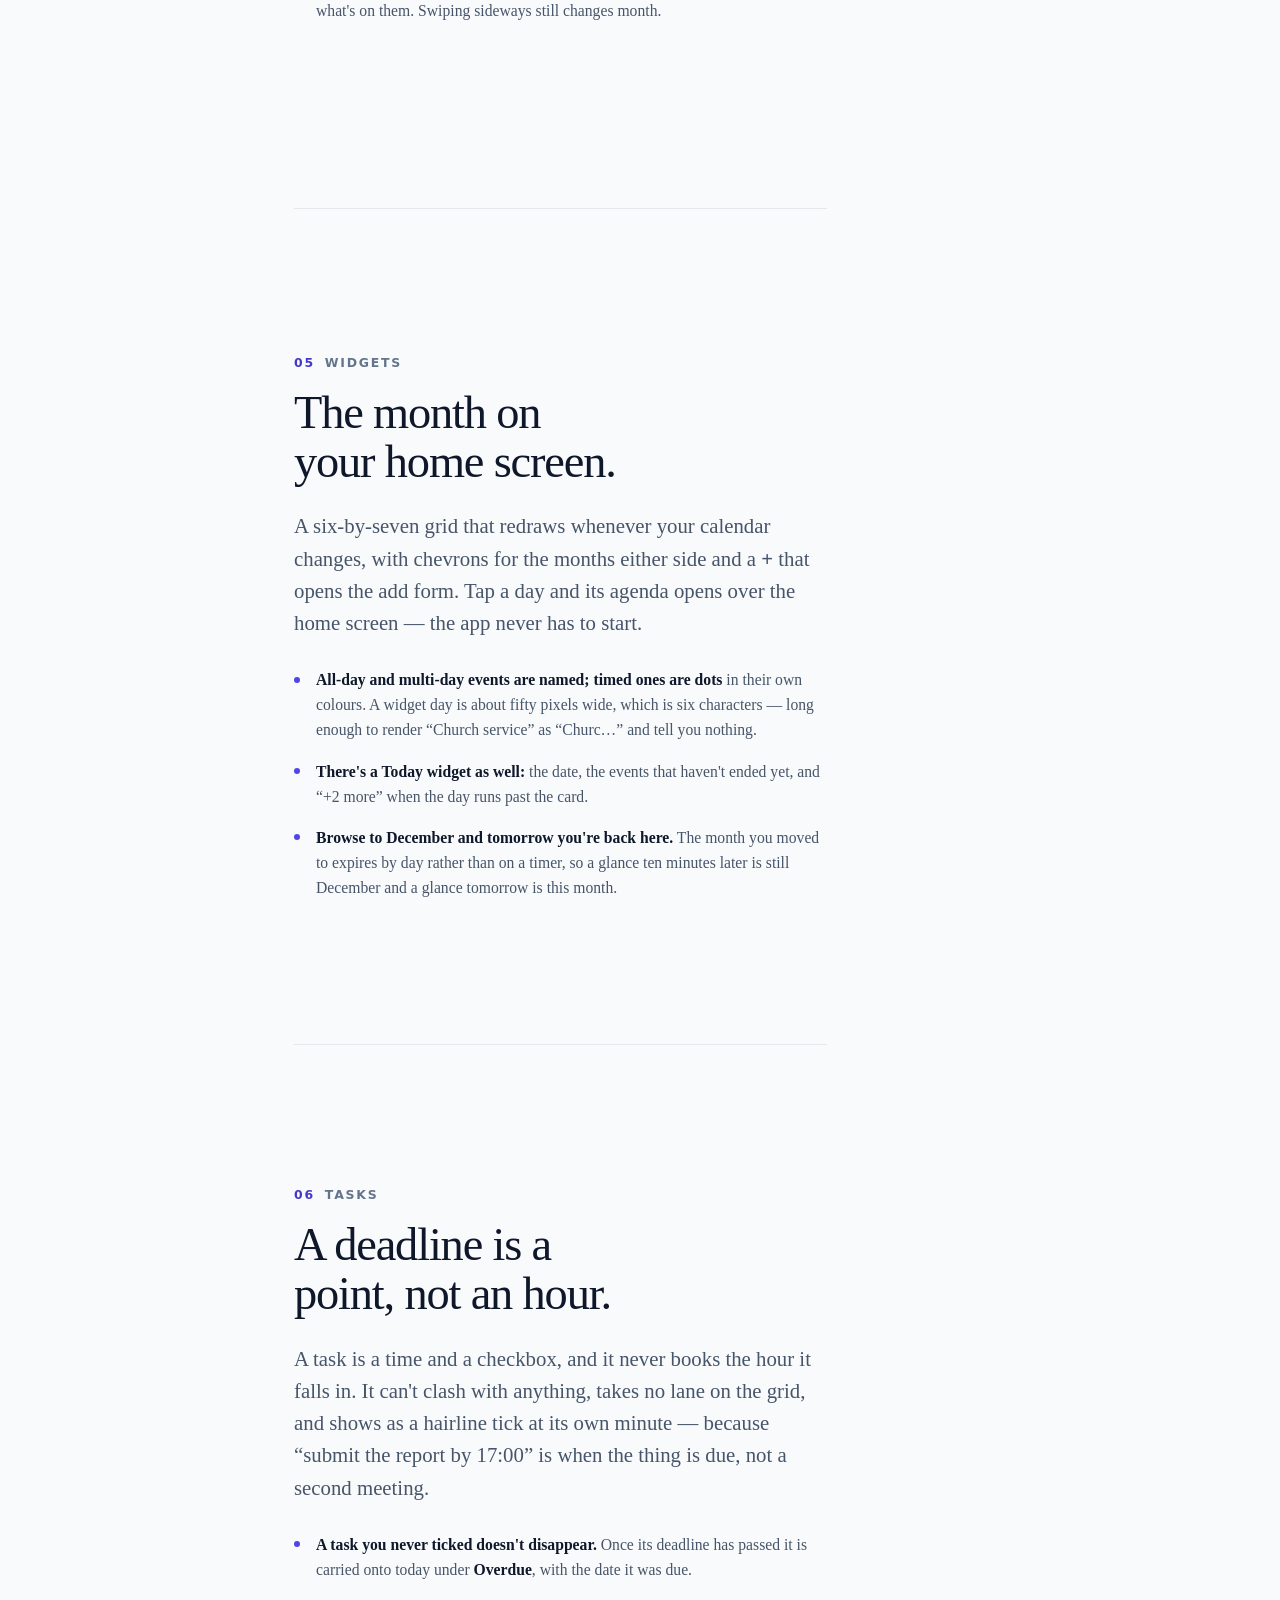
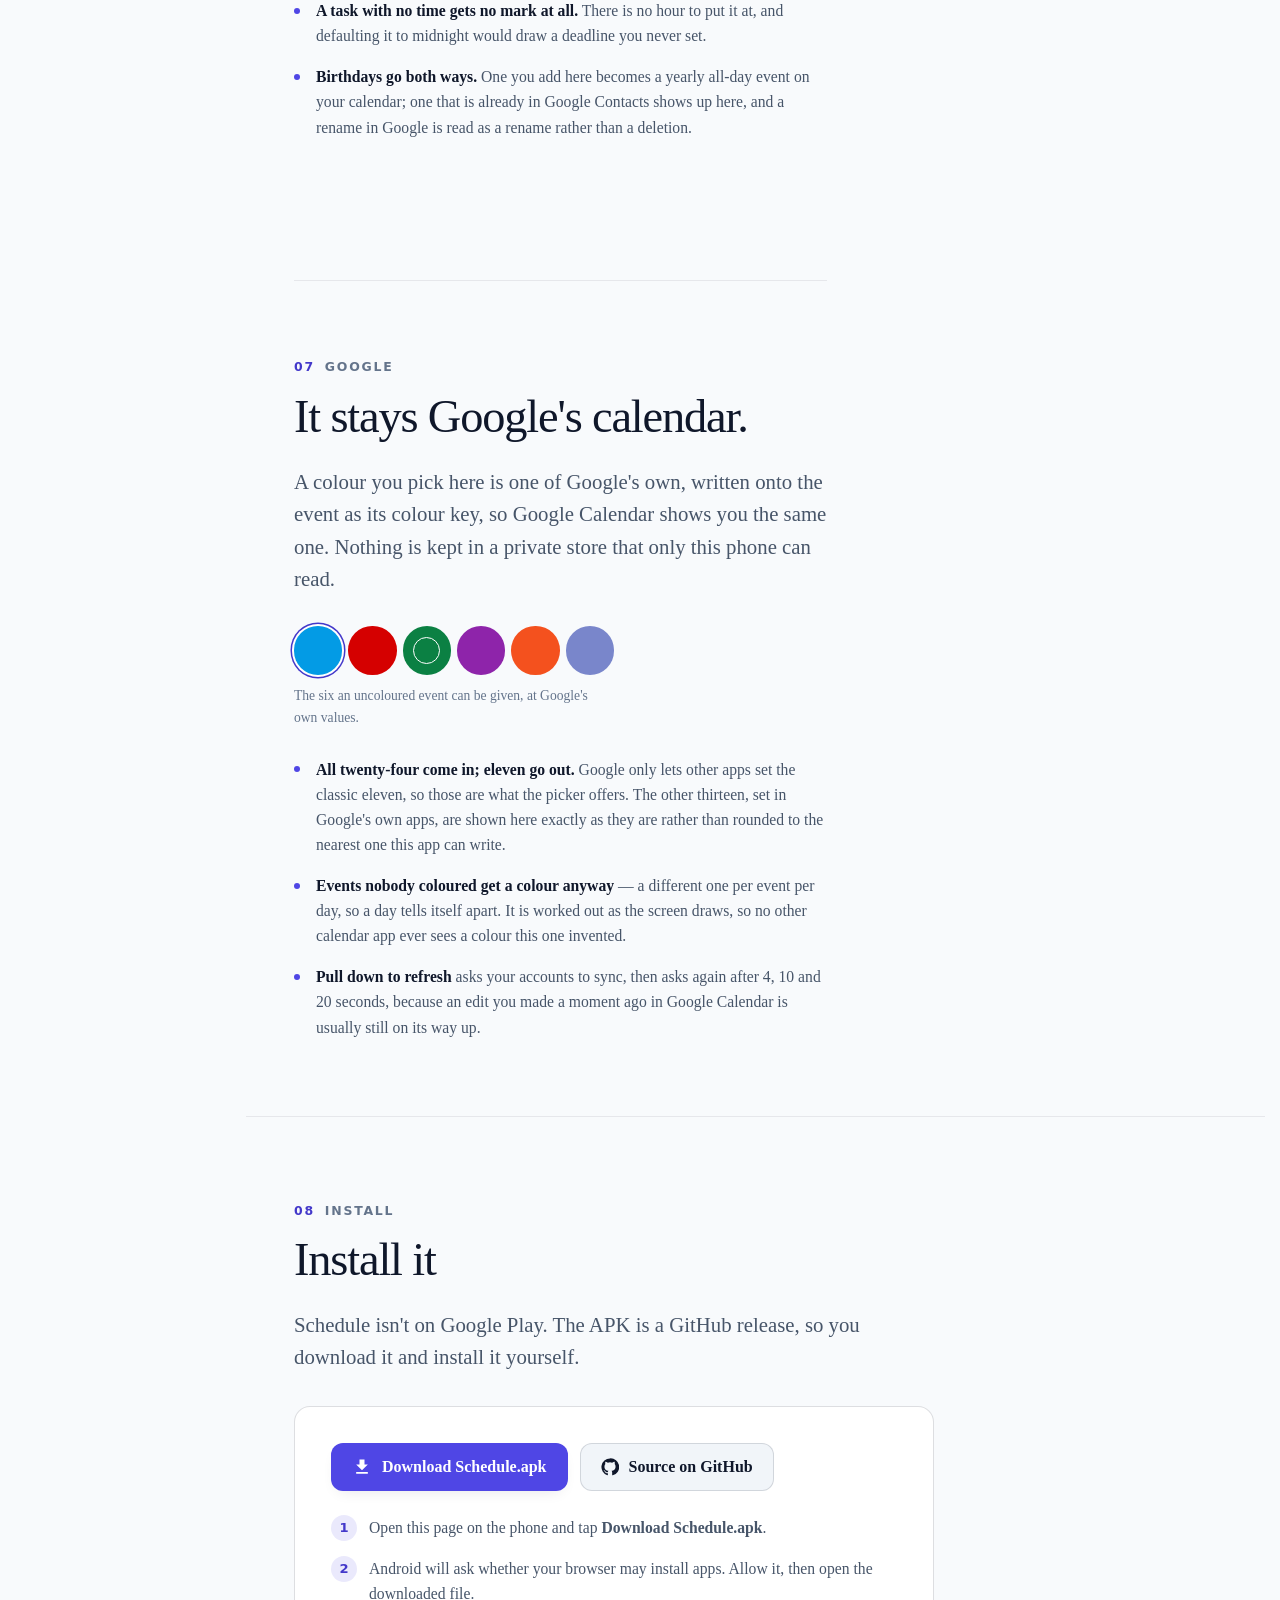
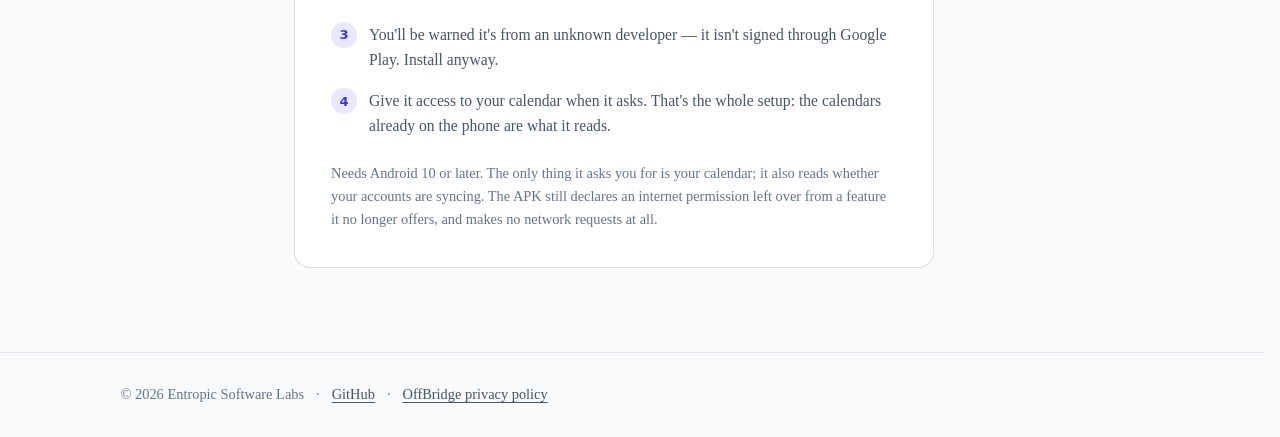
<file: schedule/index.html>
<!doctype html>
<html lang="en">
<head>
  <meta charset="utf-8">
  <meta name="viewport" content="width=device-width, initial-scale=1">
  <title>Schedule &middot; Entropic Software Labs</title>
  <meta name="description" content="Schedule is an Android app that reads the calendars already synced to your phone and lays out the day, the week and the month so you can read them. Home-screen widgets, no account, no server.">
  <meta name="color-scheme" content="dark light">
  <meta name="theme-color" content="#141414" media="(prefers-color-scheme: dark)">
  <meta name="theme-color" content="#F8FAFC" media="(prefers-color-scheme: light)">
  <link rel="canonical" href="https://entropicsoftwarelabs.com/schedule/">
  <meta property="og:title" content="Schedule &middot; Entropic Software Labs">
  <meta property="og:description" content="An Android app that reads the calendars already synced to your phone and lays out the day, the week and the month so you can read them.">
  <meta property="og:url" content="https://entropicsoftwarelabs.com/schedule/">
  <meta property="og:type" content="website">
  <meta property="og:site_name" content="Entropic Software Labs">
  <meta property="og:image" content="https://entropicsoftwarelabs.com/assets/og/schedule.jpg">
  <meta property="og:image:width" content="1200">
  <meta property="og:image:height" content="630">
  <meta property="og:image:alt" content="Schedule: the Today screen on an Android phone, next to the app name and tagline">
  <meta name="twitter:card" content="summary_large_image">
  <meta name="twitter:image:alt" content="Schedule: the Today screen on an Android phone, next to the app name and tagline">
  <link rel="icon" href="/assets/favicon.svg?v=2" type="image/svg+xml">
  <script src="/js/theme.js"></script>
  <link rel="stylesheet" href="/css/site.css">
  <link rel="stylesheet" href="/css/segments.css">
  <link rel="stylesheet" href="/css/schedule.css?v=4">
  <link rel="stylesheet" href="/css/phone.css?v=2">
  <script src="/js/site.js" defer></script>
  <script src="/js/nav.js" defer></script>
  <script src="/js/phone.js?v=2" defer></script>
  <script src="/js/segments.js" defer></script>
</head>
<body data-product="schedule">
  <a class="skip-link" href="#content">Skip to content</a>

  <!-- Icons. One sprite, referenced by <use> everywhere below. -->
  <svg class="sprite" width="0" height="0" aria-hidden="true" focusable="false">
    <symbol id="i-today" viewBox="0 0 24 24"><path fill="currentColor" d="M19 3h-1V1h-2v2H8V1H6v2H5a2 2 0 0 0-2 2v14a2 2 0 0 0 2 2h14a2 2 0 0 0 2-2V5a2 2 0 0 0-2-2Zm0 16H5V9h14v10Zm0-12H5V5h14v2Zm-2 5h-5v5h5v-5Z"/></symbol>
    <symbol id="i-week" viewBox="0 0 24 24"><path fill="currentColor" d="M3 5h4v14H3V5Zm7 0h4v14h-4V5Zm7 0h4v14h-4V5Z"/></symbol>
    <symbol id="i-month" viewBox="0 0 24 24"><path fill="currentColor" d="M19 3h-1V1h-2v2H8V1H6v2H5a2 2 0 0 0-2 2v14a2 2 0 0 0 2 2h14a2 2 0 0 0 2-2V5a2 2 0 0 0-2-2Zm0 16H5V9h14v10ZM7 11h4v2H7v-2Zm6 0h4v2h-4v-2Zm-6 4h4v2H7v-2Zm6 0h4v2h-4v-2Z"/></symbol>
    <symbol id="i-settings" viewBox="0 0 24 24"><path fill="currentColor" d="M19.14 12.94a7.07 7.07 0 0 0 0-1.88l2.03-1.58a.5.5 0 0 0 .12-.62l-1.92-3.32a.5.5 0 0 0-.6-.22l-2.39.96a7 7 0 0 0-1.62-.94l-.36-2.54a.49.49 0 0 0-.49-.41h-3.84a.49.49 0 0 0-.47.41l-.36 2.54c-.59.24-1.13.57-1.62.94l-2.39-.96a.5.5 0 0 0-.6.22L2.74 8.86a.5.5 0 0 0 .12.62l2.03 1.58a7.07 7.07 0 0 0 0 1.88l-2.03 1.58a.5.5 0 0 0-.12.62l1.92 3.32c.12.22.37.29.6.22l2.39-.96c.5.38 1.03.7 1.62.94l.36 2.54c.04.24.24.41.47.41h3.84c.24 0 .44-.17.48-.41l.36-2.54c.59-.24 1.13-.56 1.62-.94l2.39.96c.22.08.47 0 .6-.22l1.92-3.32a.5.5 0 0 0-.12-.62l-2.03-1.58ZM12 15.6A3.6 3.6 0 1 1 12 8.4a3.6 3.6 0 0 1 0 7.2Z"/></symbol>
    <symbol id="i-add" viewBox="0 0 24 24"><path fill="currentColor" d="M19 13h-6v6h-2v-6H5v-2h6V5h2v6h6v2Z"/></symbol>
    <symbol id="i-warn" viewBox="0 0 24 24"><path fill="currentColor" d="M1 21h22L12 2 1 21Zm12-3h-2v-2h2v2Zm0-4h-2v-4h2v4Z"/></symbol>
    <symbol id="i-task" viewBox="0 0 24 24"><path fill="currentColor" d="m22.3 6.7-1.4-1.4L15 11.2l-2.1-2.1-1.4 1.4 3.5 3.5 7.3-7.3ZM2 5h8v2H2V5Zm0 6h8v2H2v-2Zm0 6h12v2H2v-2Z"/></symbol>
    <symbol id="i-cake" viewBox="0 0 24 24"><path fill="currentColor" d="M12 6a2 2 0 0 0 2-2c0-.9-.7-1.6-2-3.2-1.3 1.6-2 2.3-2 3.2a2 2 0 0 0 2 2Zm6 2h-5V6.5h-2V8H6a3 3 0 0 0-3 3v2c1 0 1.6.5 2.2 1 .5.4.9.7 1.6.7s1.1-.3 1.6-.7c.6-.5 1.2-1 2.3-1s1.7.5 2.3 1c.5.4.9.7 1.6.7s1.1-.3 1.6-.7c.6-.5 1.2-1 2.2-1v-2a3 3 0 0 0-3-3Zm.9 8.2c-.6.5-1 .8-1.9.8s-1.3-.3-1.9-.8c-.5-.4-.8-.6-1.3-.6s-.8.2-1.3.6c-.6.5-1 .8-1.9.8s-1.3-.3-1.9-.8c-.5-.4-.8-.6-1.3-.6s-.8.2-1.3.6c-.6.5-1 .8-1.9.8v3h18v-3c-.9 0-1.3.3-1.9.8l-.4-.8Z"/></symbol>
    <symbol id="i-clock" viewBox="0 0 24 24"><path fill="currentColor" d="M12 2a10 10 0 1 0 0 20 10 10 0 0 0 0-20Zm0 18a8 8 0 1 1 0-16 8 8 0 0 1 0 16Zm.5-13H11v6l5.2 3.2.8-1.3-4.5-2.7V7Z"/></symbol>
    <symbol id="i-sync" viewBox="0 0 24 24"><path fill="currentColor" d="M12 4V1L8 5l4 4V6a6 6 0 0 1 5.2 9l1.5 1.5A8 8 0 0 0 12 4Zm0 14a6 6 0 0 1-5.2-9L5.3 7.5A8 8 0 0 0 12 20v3l4-4-4-4v3Z"/></symbol>
    <symbol id="i-cal" viewBox="0 0 24 24"><path fill="currentColor" d="M17 12h-5v5h5v-5ZM16 1v2H8V1H6v2H5a2 2 0 0 0-2 2v14a2 2 0 0 0 2 2h14a2 2 0 0 0 2-2V5a2 2 0 0 0-2-2h-1V1h-2Zm3 18H5V8h14v11Z"/></symbol>
    <symbol id="i-left" viewBox="0 0 24 24"><path fill="currentColor" d="M15.4 7.4 14 6l-6 6 6 6 1.4-1.4-4.6-4.6 4.6-4.6Z"/></symbol>
    <symbol id="i-right" viewBox="0 0 24 24"><path fill="currentColor" d="M8.6 7.4 10 6l6 6-6 6-1.4-1.4 4.6-4.6-4.6-4.6Z"/></symbol>
    <symbol id="i-wifi" viewBox="0 0 24 24"><path fill="currentColor" d="m1 9 2 2a12.7 12.7 0 0 1 18 0l2-2A15.6 15.6 0 0 0 1 9Zm8 8 3 3 3-3a4.2 4.2 0 0 0-6 0Zm-4-4 2 2a7.1 7.1 0 0 1 10 0l2-2a9.9 9.9 0 0 0-14 0Z"/></symbol>
    <symbol id="i-batt" viewBox="0 0 24 24"><path fill="currentColor" d="M15.7 4H14V2h-4v2H8.3C7.6 4 7 4.6 7 5.3v15.4c0 .7.6 1.3 1.3 1.3h7.4c.7 0 1.3-.6 1.3-1.3V5.3c0-.7-.6-1.3-1.3-1.3Z"/></symbol>
    <symbol id="i-dl" viewBox="0 0 24 24"><path fill="currentColor" d="M19 9h-4V3H9v6H5l7 7 7-7ZM5 18v2h14v-2H5Z"/></symbol>
    <symbol id="i-git" viewBox="0 0 24 24"><path fill="currentColor" d="M12 .5a11.5 11.5 0 0 0-3.6 22.4c.6.1.8-.2.8-.6v-2c-3.2.7-3.9-1.5-3.9-1.5-.5-1.3-1.3-1.7-1.3-1.7-1-.7.1-.7.1-.7 1.1.1 1.7 1.2 1.7 1.2 1 1.8 2.7 1.3 3.4 1 .1-.8.4-1.3.7-1.6-2.6-.3-5.3-1.3-5.3-5.8 0-1.3.5-2.3 1.2-3.1-.1-.3-.5-1.5.1-3.1 0 0 1-.3 3.2 1.2a11 11 0 0 1 5.8 0c2.2-1.5 3.2-1.2 3.2-1.2.6 1.6.2 2.8.1 3.1.8.8 1.2 1.8 1.2 3.1 0 4.5-2.7 5.5-5.3 5.8.4.4.8 1.1.8 2.2v3.3c0 .4.2.7.8.6A11.5 11.5 0 0 0 12 .5Z"/></symbol>
  </svg>

  <div class="topbar">
    <div class="container topbar-inner">
      <a class="brand" href="/">
        <span class="mark" aria-hidden="true">
          <svg viewBox="76 82 360 360" fill="none" stroke="currentColor" stroke-width="36" stroke-linecap="round" stroke-linejoin="round" focusable="false">
            <mask id="mark-liquid"><path d="M216 104v104L128 372a32 32 0 0 0 28 48h200a32 32 0 0 0 28-48L296 208V104z" fill="#fff" stroke="none"/><path d="M216 104v104L128 372a32 32 0 0 0 28 48h200a32 32 0 0 0 28-48L296 208V104" stroke="#000" stroke-width="60"/></mask>
            <rect x="0" y="310" width="512" height="202" fill="currentColor" stroke="none" mask="url(#mark-liquid)"/>
            <path d="M216 104v104L128 372a32 32 0 0 0 28 48h200a32 32 0 0 0 28-48L296 208V104"/>
            <path d="M196 104h120"/>
          </svg>
        </span>
        <span class="brand-text"><span class="brand-short">Entropic</span><span class="brand-rest"> Software Labs</span></span>
      </a>
      <div class="topbar-actions">
        <a class="menu-btn" id="menu-btn" href="/projects/">
          <svg viewBox="0 0 24 24" fill="none" stroke="currentColor" stroke-width="2" stroke-linecap="round" stroke-linejoin="round" aria-hidden="true" focusable="false"><path d="M4 6h16M4 12h16M4 18h16"/></svg>
          <span class="menu-label">Projects</span>
        </a>
        <button class="theme-toggle" id="theme-toggle" type="button" aria-label="Switch to light theme">
          <svg class="icon-sun on-light" viewBox="0 0 24 24" fill="none" stroke="currentColor" stroke-width="2" stroke-linecap="round" stroke-linejoin="round" aria-hidden="true" focusable="false">
            <circle cx="12" cy="12" r="4"/>
            <path d="M12 2v2M12 20v2M4.93 4.93l1.41 1.41M17.66 17.66l1.41 1.41M2 12h2M20 12h2M4.93 19.07l1.41-1.41M17.66 6.34l1.41-1.41"/>
          </svg>
          <svg class="icon-moon on-dark" viewBox="0 0 24 24" fill="none" stroke="currentColor" stroke-width="2" stroke-linecap="round" stroke-linejoin="round" aria-hidden="true" focusable="false">
            <path d="M21 12.8A9 9 0 1 1 11.2 3a7 7 0 0 0 9.8 9.8z"/>
          </svg>
        </button>
      </div>
    </div>
  </div>

  <main id="content" data-story="today week month widgets tasks google">
    <span id="top"></span>

    <!-- ============================== 01 INTRO ============================== -->
    <section class="scene scene--hero" id="intro" data-chapter="Intro" aria-labelledby="intro-title">
      <div class="container scene__grid">
        <div class="scene__copy">
          <span class="cat-label">Utilities</span>
          <h1 id="intro-title">The calendar you already have, laid out so you can read it.</h1>
          <div class="chips">
            <span class="chip">Android 10+</span>
            <span class="chip">Free</span>
            <span class="chip">No account</span>
            <a class="chip chip-status chip-link" href="https://github.com/josephting1105123/Schedule" rel="noopener">Open source</a>
          </div>
          <p class="lead">
            Schedule reads the calendars already synced to your phone &mdash; Google, work,
            whatever is on there &mdash; and draws the day, the week and the month properly.
            Edits go back to the same calendars, so everything else you use keeps working.
          </p>
          <div class="actions">
            <a class="btn btn-primary" href="https://github.com/josephting1105123/Schedule/releases/latest/download/Schedule.apk">
              <svg class="btn__icon" width="20" height="20" aria-hidden="true" focusable="false"><use href="#i-dl"></use></svg>
              Download the APK
            </a>
            <a class="btn btn-secondary" href="https://github.com/josephting1105123/Schedule" rel="noopener">Source</a>
          </div>
          <p class="hero-meta">No account, no server. Android 10 or later.</p>
        </div>

        <div class="stage">
          <div class="phone phone--live" data-app="today"><img class="phone__shot" src="/assets/shots/schedule-today.jpg" alt="The Schedule app on Today: a card reading Up next, Standup, then the day drawn as two rows of twelve hour cells with coloured bars on them." width="824" height="1839" loading="lazy" decoding="async"></div>
        </div>
      </div>
    </section>

    <!-- ============================== 02 TODAY ============================== -->
    <section class="scene" id="today" data-chapter="Today" aria-labelledby="today-title">
      <div class="container scene__grid">
        <div class="scene__copy">
          <p class="eyebrow"><b>02</b> <span>Today</span></p>
          <h2 id="today-title">A day you can take in at a glance.</h2>
          <p class="lead">
            The day is twenty-four cells, two rows of twelve. An event fills the part of the
            hour it actually takes, so a meeting from 19:15 to 19:45 is a short bar inside
            its cell rather than a block over the whole evening.
          </p>
          <ul class="notes">
            <li><b>What's on now comes before what's next.</b> The top card names the event
              you're in and how much of it is left &mdash; &ldquo;Until&nbsp;14:30 &middot;
              1h&nbsp;10m left&rdquo; &mdash; then the one after it.</li>
            <li><b>A stacked row means a clash.</b> Overlapping events take a lane of their own,
              and the Clashes card names the contested stretch, not the events' full spans:
              &ldquo;Double-booked 14:00&ndash;14:30 &middot; 2 events&rdquo;.</li>
            <li><b>Tap a free hour to add an event there.</b> Tap a busy one and you get that
              slot's run sheet, with each event's notes in full.</li>
          </ul>
        </div>

        <div class="stage">
          <div class="phone phone--live" data-app="today" data-scroll="clash"><img class="phone__shot" src="/assets/shots/schedule-today-scrolled.jpg" alt="Today, scrolled: the hour grid pinned at the top, then a Clash card reading Double-booked 14:00 to 14:30, 2 events, then All day and Agenda." width="824" height="1839" loading="lazy" decoding="async"></div>
        </div>
      </div>
    </section>

    <!-- ============================== 03 WEEK =============================== -->
    <section class="scene" id="week" data-chapter="Week" aria-labelledby="week-title">
      <div class="container scene__grid scene__grid--flip">
        <div class="scene__copy">
          <p class="eyebrow"><b>03</b> <span>Week</span></p>
          <h2 id="week-title">The week as a timetable, not a list.</h2>
          <p class="lead">
            Sunday to Saturday, a column per day, the whole day from 0000 to 2359. Every event
            is a block as tall as it lasts, so a three-hour lab looks like three hours and a
            free afternoon looks free.
          </p>
          <ul class="notes">
            <li><b>A block shows as much as it has room for.</b> The full title on a tall one;
              on a short one the place drops first, then the end time, then the title wraps and
              hyphenates. Times read <code>1300 / - / 1400</code>, because a column is too narrow
              for &ldquo;13:00&ndash;14:00&rdquo;.</li>
            <li><b>Two events at once sit side by side</b> &mdash; but only inside their own
              overlap, so a clash at 15:00 doesn't narrow a lone 09:00 lecture.</li>
            <li><b>The dates stay pinned</b> at the top while the page scrolls, so you never read
              a block against a column whose date has gone off screen.</li>
          </ul>
        </div>

        <div class="stage">
          <div class="phone phone--live" data-app="week"><img class="phone__shot" src="/assets/shots/schedule-week.jpg" alt="The Week page: a timetable with a column per day from Sunday to Saturday, the clock down the left, and events drawn as blocks as tall as they last." width="824" height="1839" loading="lazy" decoding="async"></div>
        </div>
      </div>
    </section>

    <!-- ============================== 04 MONTH ============================== -->
    <section class="scene" id="month" data-chapter="Month" aria-labelledby="month-title">
      <div class="container scene__grid">
        <div class="scene__copy">
          <p class="eyebrow"><b>04</b> <span>Month</span></p>
          <h2 id="month-title">Every event named, not three dots.</h2>
          <p class="lead">
            The month fills the page: tall days with each event written out, timed ones
            included. When a day holds more than fits, its last row says
            <span class="nobr">&bull;&bull;&bull;</span> rather than cutting a title in half.
          </p>
          <ul class="notes">
            <li><b>An event across several days is one band</b>, titled once across the whole
              run, instead of the same word repeated in seven boxes.</li>
            <li><b>Long-press a day</b> for its agenda in a pop-up over the page, with
              <b>Open day</b> and <b>Add event</b>. A tap opens that day on Today.</li>
            <li><b>Or switch to the list</b> from the header &mdash; the month's days one after
              another with what's on them. Swiping sideways still changes month.</li>
          </ul>
        </div>

        <div class="stage">
          <div class="phone phone--live" data-app="month"><img class="phone__shot" src="/assets/shots/schedule-month.jpg" alt="The Month page: October 2026 as a full-page grid of six weeks, each day naming its events, with a multi-day band reading Orientation week across five days." width="824" height="1839" loading="lazy" decoding="async"></div>
        </div>
      </div>
    </section>

    <!-- ============================= 05 WIDGETS ============================= -->
    <section class="scene" id="widgets" data-chapter="Widgets" aria-labelledby="widgets-title">
      <div class="container scene__grid scene__grid--flip">
        <div class="scene__copy">
          <p class="eyebrow"><b>05</b> <span>Widgets</span></p>
          <h2 id="widgets-title">The month on your home screen.</h2>
          <p class="lead">
            A six-by-seven grid that redraws whenever your calendar changes, with chevrons for
            the months either side and a <b>+</b> that opens the add form. Tap a day and its
            agenda opens over the home screen &mdash; the app never has to start.
          </p>
          <ul class="notes">
            <li><b>All-day and multi-day events are named; timed ones are dots</b> in their own
              colours. A widget day is about fifty pixels wide, which is six characters &mdash;
              long enough to render &ldquo;Church service&rdquo; as &ldquo;Churc&hellip;&rdquo;
              and tell you nothing.</li>
            <li><b>There's a Today widget as well:</b> the date, the events that haven't ended
              yet, and &ldquo;+2 more&rdquo; when the day runs past the card.</li>
            <li><b>Browse to December and tomorrow you're back here.</b> The month you moved to
              expires by day rather than on a timer, so a glance ten minutes later is still
              December and a glance tomorrow is this month.</li>
          </ul>
        </div>

        <div class="stage">
          <div class="phone app" role="img" aria-label="A home screen holding two widgets: a dark month grid for October with a band and coloured dots, and a white Today widget listing the day's remaining events.">
            <div class="phone__screen phone__screen--home">
              <div class="phone__status"><span>13:20</span><span><svg aria-hidden="true"><use href="#i-wifi"></use></svg><svg aria-hidden="true"><use href="#i-batt"></use></svg></span></div>
              <div class="wall">
                <div class="mw">
                  <div class="mw__head">
                    <b>October</b>
                    <span class="sp"></span>
                    <i><svg aria-hidden="true"><use href="#i-left"></use></svg></i>
                    <i><svg aria-hidden="true"><use href="#i-right"></use></svg></i>
                    <span class="mw__add"><svg width="10" height="10" aria-hidden="true"><use href="#i-add"></use></svg></span>
                  </div>
                  <div class="mw__wd"><span>S</span><span>M</span><span>T</span><span>W</span><span>T</span><span>F</span><span>S</span></div>
                  <div class="mw__wk">
                    <div class="mw__d off"><b>27</b></div>
                    <div class="mw__d off"><b>28</b></div>
                    <div class="mw__d off"><b>29</b></div>
                    <div class="mw__d off"><b>30</b></div>
                    <div class="mw__d"><b>1</b><div class="mw__dots"><s class="ev-peacock"></s></div></div>
                    <div class="mw__d"><b>2</b></div>
                    <div class="mw__d"><b>3</b><div class="mw__dots"><s class="ev-basil"></s></div></div>
                  </div>
                  <div class="mw__wk">
                    <div class="mw__band ev-tangerine col-at-1 col-span-5">Orientation week</div>
                    <div class="mw__d"><b>4</b></div>
                    <div class="mw__d"><b>5</b></div>
                    <div class="mw__d"><b>6</b></div>
                    <div class="mw__d"><b>7</b></div>
                    <div class="mw__d"><b>8</b></div>
                    <div class="mw__d"><b>9</b></div>
                    <div class="mw__d"><b>10</b></div>
                  </div>
                  <div class="mw__wk">
                    <div class="mw__d"><b>11</b></div>
                    <div class="mw__d"><b>12</b><div class="mw__dots"><s class="ev-peacock"></s></div></div>
                    <div class="mw__d"><b>13</b><div class="mw__dots"><s class="ev-tangerine"></s></div></div>
                    <div class="mw__d"><b>14</b></div>
                    <div class="mw__d"><b>15</b><div class="mw__dots"><s class="ev-grape"></s></div></div>
                    <div class="mw__d"><b>16</b></div>
                    <div class="mw__d"><b>17</b></div>
                  </div>
                  <div class="mw__wk">
                    <div class="mw__d today"><b>18</b><div class="mw__dots"><s class="ev-grape"></s><s class="ev-tomato"></s><s class="ev-basil"></s><em>+2</em></div></div>
                    <div class="mw__d"><b>19</b><div class="mw__dots"><s class="ev-peacock"></s></div></div>
                    <div class="mw__d"><b>20</b><div class="mw__dots"><s class="ev-tangerine"></s><s class="ev-lavender"></s></div></div>
                    <div class="mw__d"><b>21</b><div class="mw__dots"><s class="ev-peacock"></s></div></div>
                    <div class="mw__d"><b>22</b></div>
                    <div class="mw__d"><b>23</b><div class="mw__dots"><s class="ev-basil"></s></div></div>
                    <div class="mw__d"><b>24</b></div>
                  </div>
                  <div class="mw__wk">
                    <div class="mw__band ev-lavender col-at-0 col-span-3">Half term</div>
                    <div class="mw__d"><b>25</b></div>
                    <div class="mw__d"><b>26</b></div>
                    <div class="mw__d"><b>27</b><div class="mw__ell mw__ell--below-band">&bull;&bull;&bull;</div></div>
                    <div class="mw__d"><b>28</b></div>
                    <div class="mw__d"><b>29</b><div class="mw__dots"><s class="ev-grape"></s></div></div>
                    <div class="mw__d"><b>30</b></div>
                    <div class="mw__d"><b>31</b><div class="mw__dots"><s class="ev-tomato"></s></div></div>
                  </div>
                  <div class="mw__wk">
                    <div class="mw__d off"><b>1</b></div>
                    <div class="mw__d off"><b>2</b></div>
                    <div class="mw__d off"><b>3</b></div>
                    <div class="mw__d off"><b>4</b></div>
                    <div class="mw__d off"><b>5</b></div>
                    <div class="mw__d off"><b>6</b></div>
                    <div class="mw__d off"><b>7</b></div>
                  </div>
                </div>

                <div class="tw app">
                  <p class="tw__t">Sun 18 Oct</p>
                  <div class="tw__row"><s class="ev-grape"></s><i>13:00</i><b>Design review</b></div>
                  <div class="tw__row"><s class="ev-tomato"></s><i>14:00</i><b>Budget call</b></div>
                  <div class="tw__row"><s class="ev-basil"></s><i>18:00</i><b>Climbing</b></div>
                  <p class="tw__foot">+2 more</p>
                </div>
              </div>
            </div>
          </div>
        </div>
      </div>
    </section>

    <!-- ============================== 06 TASKS ============================== -->
    <section class="scene" id="tasks" data-chapter="Tasks" aria-labelledby="tasks-title">
      <div class="container scene__grid">
        <div class="scene__copy">
          <p class="eyebrow"><b>06</b> <span>Tasks</span></p>
          <h2 id="tasks-title">A deadline is a point, not an hour.</h2>
          <p class="lead">
            A task is a time and a checkbox, and it never books the hour it falls in. It can't
            clash with anything, takes no lane on the grid, and shows as a hairline tick at its
            own minute &mdash; because &ldquo;submit the report by 17:00&rdquo; is when the
            thing is due, not a second meeting.
          </p>
          <ul class="notes">
            <li><b>A task you never ticked doesn't disappear.</b> Once its deadline has passed
              it is carried onto today under <b>Overdue</b>, with the date it was due.</li>
            <li><b>A task with no time gets no mark at all.</b> There is no hour to put it at,
              and defaulting it to midnight would draw a deadline you never set.</li>
            <li><b>Birthdays go both ways.</b> One you add here becomes a yearly all-day event
              on your calendar; one that is already in Google Contacts shows up here, and a
              rename in Google is read as a rename rather than a deletion.</li>
          </ul>
        </div>

        <div class="stage">
          <div class="phone phone--live" data-app="today" data-scroll="tasks"><img class="phone__shot" src="/assets/shots/schedule-today-scrolled.jpg" alt="Today, scrolled: the hour grid pinned at the top, then a Clash card, an All day card and the Agenda. The live demo scrolls to the Tasks card." width="824" height="1839" loading="lazy" decoding="async"></div>
        </div>
      </div>
    </section>

    <!-- ============================= 06 GOOGLE ============================== -->
    <section class="scene" id="google" data-chapter="Google" aria-labelledby="google-title">
      <div class="container scene__grid scene__grid--flip">
        <div class="scene__copy">
          <p class="eyebrow"><b>07</b> <span>Google</span></p>
          <h2 id="google-title">It stays Google's calendar.</h2>
          <p class="lead">
            A colour you pick here is one of Google's own, written onto the event as its colour
            key, so Google Calendar shows you the same one. Nothing is kept in a private store
            that only this phone can read.
          </p>
          <figure class="palette app">
            <div class="swatches" aria-hidden="true">
              <s class="pick ev-peacock"></s>
              <s class="ev-tomato"></s>
              <s class="used ev-basil"></s>
              <s class="ev-grape"></s>
              <s class="ev-tangerine"></s>
              <s class="ev-lavender"></s>
            </div>
            <figcaption>The six an uncoloured event can be given, at Google's own values.</figcaption>
          </figure>
          <ul class="notes">
            <li><b>All twenty-four come in; eleven go out.</b> Google only lets other apps set
              the classic eleven, so those are what the picker offers. The other thirteen, set
              in Google's own apps, are shown here exactly as they are rather than rounded to
              the nearest one this app can write.</li>
            <li><b>Events nobody coloured get a colour anyway</b> &mdash; a different one per
              event per day, so a day tells itself apart. It is worked out as the screen draws,
              so no other calendar app ever sees a colour this one invented.</li>
            <li><b>Pull down to refresh</b> asks your accounts to sync, then asks again after 4,
              10 and 20 seconds, because an edit you made a moment ago in Google Calendar is
              usually still on its way up.</li>
          </ul>
        </div>

        <div class="stage">
          <div class="phone phone--live" data-app="settings"><img class="phone__shot" src="/assets/shots/schedule-settings.jpg" alt="The Settings page with a Sync with Google card and buttons reading Sync now and Phone sync settings." width="824" height="1839" loading="lazy" decoding="async"></div>
        </div>
      </div>
    </section>

    <!-- ============================= 08 INSTALL ============================= -->
    <section class="scene scene--install" id="install" data-chapter="Install" aria-labelledby="install-title">
      <div class="container scene__grid">
        <div class="scene__copy">
          <p class="eyebrow"><b>08</b> <span>Install</span></p>
          <h2 id="install-title">Install it</h2>
          <p class="lead">
            Schedule isn't on Google Play. The APK is a GitHub release, so you download it and
            install it yourself.
          </p>

          <div class="install-card">
            <div class="actions">
              <!-- /releases/latest/download/ resolves to the newest non-draft release, so this
                   link keeps working across rebuilds as long as the asset stays Schedule.apk. -->
              <a class="btn btn-primary" href="https://github.com/josephting1105123/Schedule/releases/latest/download/Schedule.apk">
                <svg class="btn__icon" width="20" height="20" aria-hidden="true" focusable="false"><use href="#i-dl"></use></svg>
                Download Schedule.apk
              </a>
              <a class="btn btn-secondary" href="https://github.com/josephting1105123/Schedule" rel="noopener">
                <svg class="btn__icon" width="18" height="18" aria-hidden="true" focusable="false"><use href="#i-git"></use></svg>
                Source on GitHub
              </a>
            </div>
            <ol class="install-steps">
              <li>Open this page on the phone and tap <b>Download Schedule.apk</b>.</li>
              <li>Android will ask whether your browser may install apps. Allow it, then open
                the downloaded file.</li>
              <li>You'll be warned it's from an unknown developer &mdash; it isn't signed through
                Google Play. Install anyway.</li>
              <li>Give it access to your calendar when it asks. That's the whole setup: the
                calendars already on the phone are what it reads.</li>
            </ol>
            <p class="small">
              Needs Android 10 or later. The only thing it asks you for is your calendar; it
              also reads whether your accounts are syncing. The APK still declares an internet
              permission left over from a feature it no longer offers, and makes no network
              requests at all.
            </p>
          </div>
        </div>
      </div>
    </section>
  </main>

  <footer class="footer">
    <div class="container footer-inner">
      <p>&copy; <span id="year">2026</span> Entropic Software Labs</p>
      <span aria-hidden="true">&middot;</span>
      <a href="https://github.com/josephting1105123" rel="noopener">GitHub</a>
      <span aria-hidden="true">&middot;</span>
      <a href="https://offbridge.app/privacy.html" rel="noopener">OffBridge privacy policy</a>
    </div>
  </footer>
</body>
</html>
</file>
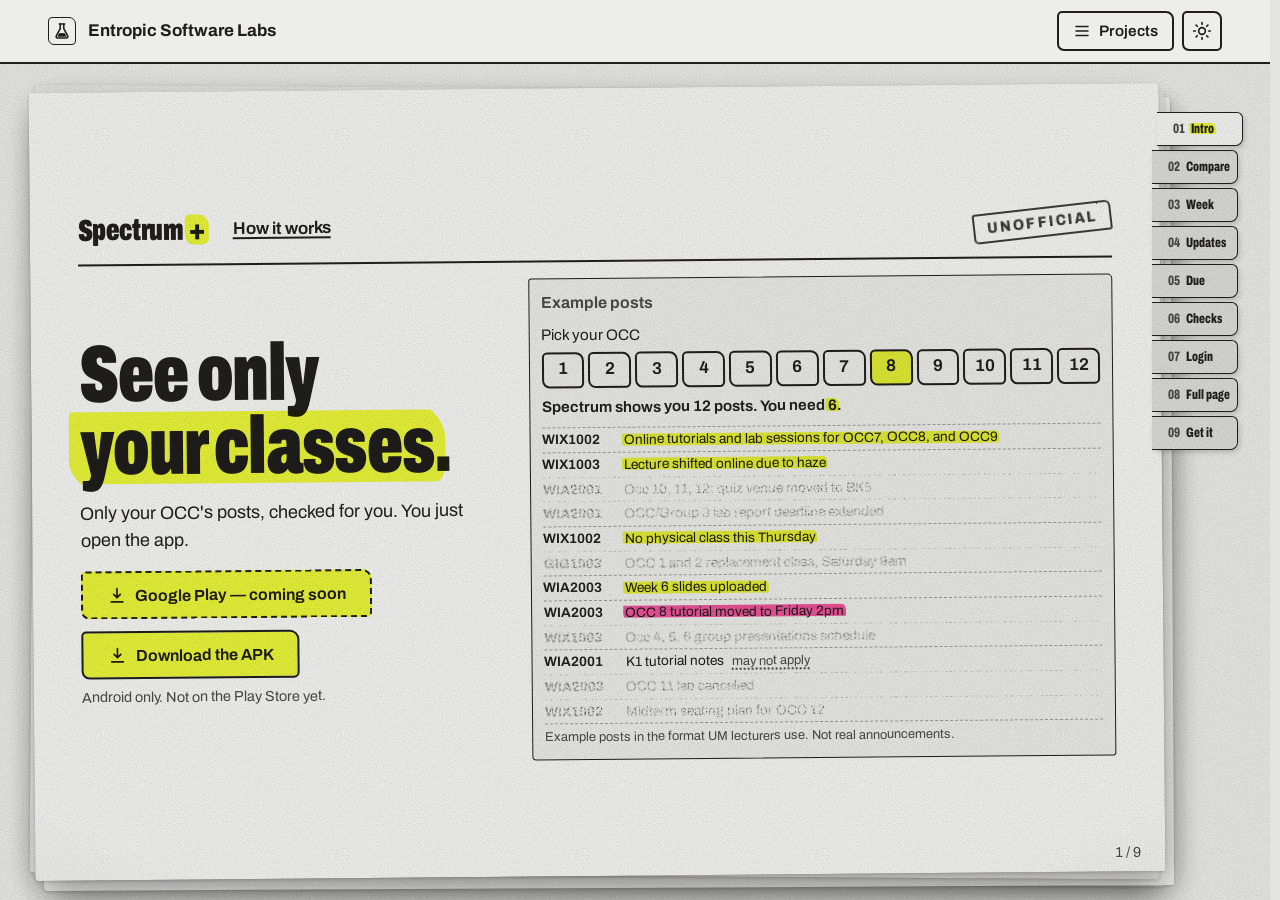
<file: spectrum/index.html>
<!doctype html>
<html lang="en">
<head>
  <meta charset="utf-8">
  <meta name="viewport" content="width=device-width, initial-scale=1">
  <title>Spectrum+ &middot; Entropic Software Labs</title>
  <meta name="description" content="An unofficial Android app for UM Spectrum. It shows only your own occurrence's classes, posts and deadlines, and checks Spectrum for you in the background.">
  <meta name="color-scheme" content="dark light">
  <meta name="theme-color" content="#e3e3e0" media="(prefers-color-scheme: light)">
  <meta name="theme-color" content="#1a1a18" media="(prefers-color-scheme: dark)">
  <link rel="canonical" href="https://entropicsoftwarelabs.com/spectrum/">
  <meta property="og:title" content="Spectrum+ &middot; Entropic Software Labs">
  <meta property="og:description" content="An unofficial Android app for UM Spectrum. It shows only your own occurrence's classes, posts and deadlines, and checks Spectrum for you in the background.">
  <meta property="og:url" content="https://entropicsoftwarelabs.com/spectrum/">
  <meta property="og:type" content="website">
  <meta property="og:site_name" content="Entropic Software Labs">
  <meta name="twitter:card" content="summary">
  <link rel="icon" href="/assets/favicon.svg?v=2" type="image/svg+xml">
  <link rel="preload" href="/assets/fonts/archivo-latin.woff2" as="font" type="font/woff2" crossorigin>
  <script src="/js/theme.js"></script>
  <link rel="stylesheet" href="/css/site.css">
  <link rel="stylesheet" href="/css/spectrum.css?v=20261026c">
  <script src="/js/spectrum.js?v=20261028a"></script>
  <script src="/js/site.js" defer></script>
  <script src="/js/nav.js" defer></script>
</head>
<body data-product="spectrum">
  <a class="skip-link" href="#content">Skip to content</a>
  <div class="topbar">
    <div class="container topbar-inner">
      <a class="brand" href="/">
        <span class="mark" aria-hidden="true">
          <svg viewBox="76 82 360 360" fill="none" stroke="currentColor" stroke-width="36" stroke-linecap="round" stroke-linejoin="round" focusable="false">
            <mask id="mark-liquid"><path d="M216 104v104L128 372a32 32 0 0 0 28 48h200a32 32 0 0 0 28-48L296 208V104z" fill="#fff" stroke="none"/><path d="M216 104v104L128 372a32 32 0 0 0 28 48h200a32 32 0 0 0 28-48L296 208V104" stroke="#000" stroke-width="60"/></mask>
            <rect x="0" y="310" width="512" height="202" fill="currentColor" stroke="none" mask="url(#mark-liquid)"/>
            <path d="M216 104v104L128 372a32 32 0 0 0 28 48h200a32 32 0 0 0 28-48L296 208V104"/>
            <path d="M196 104h120"/>
          </svg>
        </span>
        <span class="brand-text"><span class="brand-short">Entropic</span><span class="brand-rest"> Software Labs</span></span>
      </a>
      <div class="topbar-actions">
        <a class="menu-btn" id="menu-btn" href="/projects/">
          <svg viewBox="0 0 24 24" fill="none" stroke="currentColor" stroke-width="2" stroke-linecap="round" stroke-linejoin="round" aria-hidden="true" focusable="false"><path d="M4 6h16M4 12h16M4 18h16"/></svg>
          <span class="menu-label">Projects</span>
        </a>
        <button class="theme-toggle" id="theme-toggle" type="button" aria-label="Switch to light theme">
          <svg class="icon-sun on-light" viewBox="0 0 24 24" fill="none" stroke="currentColor" stroke-width="2" stroke-linecap="round" stroke-linejoin="round" aria-hidden="true" focusable="false">
            <circle cx="12" cy="12" r="4"/>
            <path d="M12 2v2M12 20v2M4.93 4.93l1.41 1.41M17.66 17.66l1.41 1.41M2 12h2M20 12h2M4.93 19.07l1.41-1.41M17.66 6.34l1.41-1.41"/>
          </svg>
          <svg class="icon-moon on-dark" viewBox="0 0 24 24" fill="none" stroke="currentColor" stroke-width="2" stroke-linecap="round" stroke-linejoin="round" aria-hidden="true" focusable="false">
            <path d="M21 12.8A9 9 0 1 1 11.2 3a7 7 0 0 0 9.8 9.8z"/>
          </svg>
        </button>
      </div>
    </div>
  </div>

  <svg width="0" height="0" class="sp-defs" aria-hidden="true" focusable="false">
  <filter id="ink"><feTurbulence type="fractalNoise" baseFrequency=".9" numOctaves="2" seed="3" result="n"/><feDisplacementMap in="SourceGraphic" in2="n" scale="1.6"/></filter>
  <filter id="toner"><feTurbulence type="fractalNoise" baseFrequency=".6" numOctaves="1" seed="7" result="n"/><feColorMatrix in="n" type="matrix" values="0 0 0 0 0  0 0 0 0 0  0 0 0 0 0  -3.2 0 0 0 2.0" result="m"/><feComposite in="SourceGraphic" in2="m" operator="in"/></filter>
</svg>

  <main id="content" class="wrap sp-main">
<span id="top"></span>

<section class="sheet hero-sheet scene" id="intro" data-chapter="Intro" aria-labelledby="hero-title">
  <header class="strip">
    <p class="wordmark">Spectrum<span class="plus">+</span></p>
    <a class="strip-link" href="#week">How it works</a>
    <p class="stamp">UNOFFICIAL</p>
  </header>
  <div class="hero-grid">
    <div class="hero-copy">
      <h1 id="hero-title">See only <span class="hl" data-sweep="load">your classes</span>.</h1>
      <p class="sub">Only your OCC's posts, checked for you. You just open the app.</p>
      <div class="tickets">
        <span class="ticket" aria-disabled="true" data-dl="play"><svg class="ico" viewBox="0 0 24 24" aria-hidden="true" focusable="false"><path d="M12 4v11m0 0-4-4m4 4 4-4M5 20h14"/></svg><span class="lbl">Google Play — <span class="nw">coming soon</span></span></span>
        <span class="ticket" aria-disabled="true" data-dl="apk"><svg class="ico" viewBox="0 0 24 24" aria-hidden="true" focusable="false"><path d="M12 4v11m0 0-4-4m4 4 4-4M5 20h14"/></svg><span class="lbl">Download APK — <span class="nw">coming soon</span></span></span>
      </div>
      <p class="fine">Android only. Not on the Play Store yet.</p>
    </div>

    <div class="demo">
      <h2 class="demo-title">Example posts</h2>
      <p class="occ-label">Pick your OCC</p>
      <div class="occ" id="occ" role="radiogroup" aria-label="Your OCC">
        <button type="button" role="radio" aria-checked="false" tabindex="-1">1</button>
        <button type="button" role="radio" aria-checked="false" tabindex="-1">2</button>
        <button type="button" role="radio" aria-checked="false" tabindex="-1">3</button>
        <button type="button" role="radio" aria-checked="false" tabindex="-1">4</button>
        <button type="button" role="radio" aria-checked="false" tabindex="-1">5</button>
        <button type="button" role="radio" aria-checked="false" tabindex="-1">6</button>
        <button type="button" role="radio" aria-checked="false" tabindex="-1">7</button>
        <button type="button" role="radio" aria-checked="true" tabindex="0">8</button>
        <button type="button" role="radio" aria-checked="false" tabindex="-1">9</button>
        <button type="button" role="radio" aria-checked="false" tabindex="-1">10</button>
        <button type="button" role="radio" aria-checked="false" tabindex="-1">11</button>
        <button type="button" role="radio" aria-checked="false" tabindex="-1">12</button>
      </div>
      <p class="count" aria-live="polite" aria-atomic="true">Spectrum shows you 12 posts. You need <span class="hl" id="need">6</span>.</p>
      <ul class="posts" id="posts">
        <li class="post" data-occ="7,8,9"><span class="code">WIX1002</span><span><span class="row-title hl">Online tutorials and lab sessions for OCC7, OCC8, and OCC9</span><span class="sr-only" hidden> (other occurrence)</span><span class="tag" hidden>may not apply</span></span></li>
        <li class="post" data-occ="all"><span class="code">WIX1003</span><span><span class="row-title hl">Lecture shifted online due to haze</span><span class="sr-only" hidden> (other occurrence)</span><span class="tag" hidden>may not apply</span></span></li>
        <li class="post is-other" data-occ="10,11,12"><span class="code">WIA2001</span><span><span class="row-title">Occ 10, 11, 12: quiz venue moved to BK5</span><span class="sr-only"> (other occurrence)</span><span class="tag" hidden>may not apply</span></span></li>
        <li class="post is-other" data-occ="3"><span class="code">WIA2001</span><span><span class="row-title">OCC/Group 3 lab report deadline extended</span><span class="sr-only"> (other occurrence)</span><span class="tag" hidden>may not apply</span></span></li>
        <li class="post" data-occ="all"><span class="code">WIX1002</span><span><span class="row-title hl">No physical class this Thursday</span><span class="sr-only" hidden> (other occurrence)</span><span class="tag" hidden>may not apply</span></span></li>
        <li class="post is-other" data-occ="1,2"><span class="code">GIG1003</span><span><span class="row-title">OCC 1 and 2 replacement class, Saturday 9am</span><span class="sr-only"> (other occurrence)</span><span class="tag" hidden>may not apply</span></span></li>
        <li class="post" data-occ="all"><span class="code">WIA2003</span><span><span class="row-title hl">Week 6 slides uploaded</span><span class="sr-only" hidden> (other occurrence)</span><span class="tag" hidden>may not apply</span></span></li>
        <li class="post" data-occ="8"><span class="code">WIA2003</span><span><span class="row-title hl--changed">OCC 8 tutorial moved to Friday 2pm</span><span class="sr-only" hidden> (other occurrence)</span><span class="tag" hidden>may not apply</span></span></li>
        <li class="post is-other" data-occ="4,5,6"><span class="code">WIX1003</span><span><span class="row-title">Occ 4, 5, 6 group presentations schedule</span><span class="sr-only"> (other occurrence)</span><span class="tag" hidden>may not apply</span></span></li>
        <li class="post" data-occ="unclear"><span class="code">WIA2001</span><span><span class="row-title">K1 tutorial notes</span><span class="sr-only" hidden> (other occurrence)</span><span class="tag">may not apply</span></span></li>
        <li class="post is-other" data-occ="11"><span class="code">WIA2003</span><span><span class="row-title">OCC 11 lab cancelled</span><span class="sr-only"> (other occurrence)</span><span class="tag" hidden>may not apply</span></span></li>
        <li class="post is-other" data-occ="12"><span class="code">WIX1002</span><span><span class="row-title">Midterm seating plan for OCC 12</span><span class="sr-only"> (other occurrence)</span><span class="tag" hidden>may not apply</span></span></li>
      </ul>
      <p class="fine">Example posts in the format UM lecturers use. Not real announcements.</p>
    </div>
  </div>
</section>

<section class="sec scene" id="compare" data-chapter="Compare" aria-labelledby="cmp-title">
  <h2 class="sec-title" id="cmp-title">The same Spectrum, <span class="hl" data-sweep="scroll">minus the digging</span>.</h2>
  <table class="cmp" data-reveal>
    <caption class="sr-only">Spectrum compared with Spectrum+</caption>
    <thead>
      <tr><th scope="col">On Spectrum</th><th scope="col">With Spectrum+</th></tr>
    </thead>
    <tbody>
      <tr>
        <td data-label="On Spectrum"><span class="strike">Every OCC's posts, sections and deadlines</span></td>
        <td data-label="With Spectrum+"><span class="hl">Only yours</span>, from your MAYA timetable and your Spectrum group</td>
      </tr>
      <tr>
        <td data-label="On Spectrum"><span class="strike">Open each course page to look for changes</span></td>
        <td data-label="With Spectrum+">One Updates feed, newest first, searchable</td>
      </tr>
      <tr>
        <td data-label="On Spectrum"><span class="strike">Find out a class moved when you get there</span></td>
        <td data-label="With Spectrum+">The class in your week shows the post that may change it</td>
      </tr>
      <tr>
        <td data-label="On Spectrum"><span class="strike">Remember your own deadlines</span></td>
        <td data-label="With Spectrum+">Reminders 24 h and 3 h before anything you haven't submitted</td>
      </tr>
      <tr>
        <td data-label="On Spectrum"><span class="strike">Find the assignment page to hand in</span></td>
        <td data-label="With Spectrum+">Attach your files and submit from the Due tab</td>
      </tr>
      <tr>
        <td data-label="On Spectrum"><span class="strike">Open Spectrum to check</span></td>
        <td data-label="With Spectrum+">It checks every 30 minutes and notifies you</td>
      </tr>
    </tbody>
  </table>
</section>

<section class="sec scene" id="week" data-chapter="Week" aria-labelledby="week-title">
  <div class="scene__grid">
    <div class="scene__copy">
      <h2 class="sec-title" id="week-title">Your week, with <span class="hl--changed" data-sweep="scroll">possible changes</span> flagged.</h2>
      <p>The Week tab is your timetable from MAYA. When a post looks like it changes one of your classes, that post shows up under the class as a possible change.</p>
    </div>
    <div class="stage">
      <figure class="phone">
        <img class="shot on-light" src="/assets/shots/spectrum-week-light.webp" width="824" height="1849" alt="Spectrum+ Week tab for 26 to 30 October: Monday's classes with times, OCC and room, and a possible change flagged under Fundamentals of Programming from a post about the Week 4 lecture" loading="lazy" decoding="async">
        <img class="shot on-dark" src="/assets/shots/spectrum-week-dark.webp" width="824" height="1849" alt="Spectrum+ Week tab for 26 to 30 October: Monday's classes with times, OCC and room, and a possible change flagged under Fundamentals of Programming from a post about the Week 4 lecture" loading="lazy" decoding="async">
        <figcaption class="sr-only">The Week tab in Spectrum+</figcaption>
      </figure>
    </div>
  </div>
</section>

<section class="sec scene" id="updates" data-chapter="Updates" aria-labelledby="upd-title">
  <div class="scene__grid">
    <div class="scene__copy">
      <h2 class="sec-title" id="upd-title">Every course's news in <span class="hl" data-sweep="scroll">one feed</span>.</h2>
      <p>Announcements from all your courses, grouped by course, newest first, and searchable. Posts for other OCCs fold away under Other occurrences. A post that doesn't say which OCC is labelled instead of hidden.</p>
    </div>
    <div class="stage">
      <figure class="phone">
        <img class="shot on-light" src="/assets/shots/spectrum-updates-light.webp" width="824" height="1849" alt="Spectrum+ Updates tab: the WIX1002 card ending, then the WIX1003 card for OCC 17 with three course-wide posts, newest first. Lecturer names are blurred." loading="lazy" decoding="async">
        <img class="shot on-dark" src="/assets/shots/spectrum-updates-dark.webp" width="824" height="1849" alt="Spectrum+ Updates tab: the WIX1002 card ending, then the WIX1003 card for OCC 17 with three course-wide posts, newest first. Lecturer names are blurred." loading="lazy" decoding="async">
        <figcaption class="sr-only">The Updates tab in Spectrum+</figcaption>
      </figure>
    </div>
  </div>
</section>

<section class="sec scene" id="due" data-chapter="Due" aria-labelledby="due-title">
  <div class="scene__grid">
    <div class="scene__copy">
      <h2 class="sec-title" id="due-title">Deadlines, with <span class="hl--due" data-sweep="scroll">a nudge</span> before each one.</h2>
      <p>Due lists your assignments by deadline with their submission status. Anything you haven't submitted gets a reminder 24 hours and 3 hours before, or straight away if you're already inside that window. Attach your files and hand in from the app.</p>
    </div>
    <div class="stage">
      <figure class="phone">
        <img class="shot on-light" src="/assets/shots/spectrum-due-light.webp" width="824" height="1849" alt="Spectrum+ Due tab: one overdue GUL1001 assignment, then upcoming deadlines with dates, submission status and an Open button on each" loading="lazy" decoding="async">
        <img class="shot on-dark" src="/assets/shots/spectrum-due-dark.webp" width="824" height="1849" alt="Spectrum+ Due tab: one overdue GUL1001 assignment, then upcoming deadlines with dates, submission status and an Open button on each" loading="lazy" decoding="async">
        <figcaption class="sr-only">The Due tab in Spectrum+</figcaption>
      </figure>
    </div>
  </div>
</section>

<section class="sec scene" id="checks" data-chapter="Checks" aria-labelledby="bg-title">
  <div class="scene__grid">
    <div class="scene__copy">
      <h2 class="sec-title" id="bg-title">It checks Spectrum <span class="hl" data-sweep="scroll">so you don't have to</span>.</h2>
      <p>Spectrum+ checks Spectrum in the background every 30 minutes. You get a notification for new announcements, assignments and materials that apply to your OCC, and a reminder before anything you haven't handed in.</p>
      <p>Opening the app refreshes announcements and due dates within a minute, so you never wait for the next check.</p>
      <p class="fine">Home-screen widget: today's classes and your most urgent deadline, overdue first.</p>
    </div>
    <div class="stage">
      <figure class="phone phone--home">
        <img class="shot on-light" src="/assets/shots/spectrum-home-light.webp" width="824" height="1849" alt="Android home screen with the Spectrum+ widget: today's three classes and an overdue GUL1001 assignment" loading="lazy" decoding="async">
        <img class="shot on-dark" src="/assets/shots/spectrum-home-dark.webp" width="824" height="1849" alt="Android home screen with the Spectrum+ widget: today's three classes and an overdue GUL1001 assignment" loading="lazy" decoding="async">
        <img class="notif-shot on-light" src="/assets/shots/spectrum-notif-light.webp" width="990" height="378" alt="Spectrum+ notification: GUL1001 UM Laurette Innovation Hackathon Group Activity is due Mon 26 Oct, 15:59, in 10 hours, and not submitted yet" loading="lazy" decoding="async">
        <img class="notif-shot on-dark" src="/assets/shots/spectrum-notif-dark.webp" width="990" height="378" alt="Spectrum+ notification: GUL1001 UM Laurette Innovation Hackathon Group Activity is due Mon 26 Oct, 15:59, in 10 hours, and not submitted yet" loading="lazy" decoding="async">
        <figcaption class="sr-only">A Spectrum+ notification and the home-screen widget</figcaption>
      </figure>
    </div>
  </div>
</section>

<section class="sec scene" id="login" data-chapter="Login" aria-labelledby="login-title">
  <div class="split split--text">
    <h2 class="sec-title" id="login-title">Your login <span class="hl" data-sweep="scroll">stays with Microsoft</span>.</h2>
    <ul class="fact-list" data-reveal>
      <li>Sign in with your UM Microsoft account (your siswa365 address), the same way Spectrum does.</li>
      <li>The password goes to Microsoft only. The app keeps just the Spectrum token, encrypted on your phone.</li>
      <li>Your posts, timetable and deadlines stay on your phone. The app talks to Spectrum and nothing else.</li>
      <li>Your OCC for each course comes from your MAYA timetable, cross-checked with your Spectrum group. When a post doesn't say which OCC, it's shown and labelled instead of hidden.</li>
    </ul>
  </div>
</section>

<section class="sec scene" id="full-page" data-chapter="Full page" aria-labelledby="full-title">
  <div class="scene__grid">
    <div class="scene__copy">
      <h2 class="sec-title" id="full-title">Need the full Spectrum page? It's <span class="hl" data-sweep="scroll">one tap away</span>.</h2>
      <p>Every item has "Open in Spectrum". It opens the real page inside the app, restyled for your phone, with sections for other occurrences hidden. Quizzes and attendance happen there, on Spectrum itself.</p>
    </div>
    <div class="course-visual">
      <div class="sheet course-copy" data-reveal aria-hidden="true">
        <p class="cc-head">WIA2003 · Example course page</p>
        <div class="cc cc--other"><p class="cc-title">OCC 7 · Tutorial</p><span class="cc-bar"></span></div>
        <div class="cc cc--yours"><p class="cc-title">OCC 8 · Tutorial</p><span class="cc-bar"></span></div>
        <div class="cc cc--other"><p class="cc-title">OCC 9 · Tutorial</p><span class="cc-bar"></span></div>
        <div class="cc"><p class="cc-title">Week 6 slides</p><span class="cc-bar"></span></div>
      </div>
      <span class="ticket" aria-hidden="true">Open in Spectrum ↗</span>
    </div>
  </div>
</section>

<section class="sec scene" id="get" data-chapter="Get it" aria-labelledby="close-title">
  <div class="sheet close">
    <h2 class="close-title" id="close-title"><span class="hl" data-sweep="scroll">Stop digging</span> through Spectrum.</h2>
    <div class="tickets">
      <span class="ticket" aria-disabled="true" data-dl="play"><svg class="ico" viewBox="0 0 24 24" aria-hidden="true" focusable="false"><path d="M12 4v11m0 0-4-4m4 4 4-4M5 20h14"/></svg><span class="lbl">Google Play — <span class="nw">coming soon</span></span></span>
      <span class="ticket" aria-disabled="true" data-dl="apk"><svg class="ico" viewBox="0 0 24 24" aria-hidden="true" focusable="false"><path d="M12 4v11m0 0-4-4m4 4 4-4M5 20h14"/></svg><span class="lbl">Download APK — <span class="nw">coming soon</span></span></span>
    </div>
    <p class="fine">Android only.</p>
  </div>
</section>

</main>

<footer class="wrap foot sp-foot">
  <p>Spectrum+ is an unofficial app made by Entropic Software Labs. It is not affiliated with, endorsed by or supported by Universiti Malaya. Spectrum is Universiti Malaya's learning platform.</p>
  <p class="fine">© 2026 Entropic Software Labs</p>
</footer>
</body>
</html>
</file>
<file: css/site.css>
/* Entropic Software Labs. Tokens match offbridge.app: dark first, light by OS or toggle. */

:root {
  color-scheme: dark;
  --bg: #141414;
  --card: #1F1F1F;
  --surface: #2A2A2A;
  --text: #F5F5F5;
  --text-2: #A3A3A3;
  --text-3: #909090;
  --hairline: rgba(255, 255, 255, .08);
  --hairline-strong: rgba(255, 255, 255, .14);
  --accent: #22C55E;
  --accent-text: #4ADE88;
  --accent-on: #06210F;
  --accent-muted: rgba(34, 197, 94, .14);
  --warn: #FBBF24;
  --shadow-btn: 0 6px 16px -8px rgba(0, 0, 0, .55);
  --shadow-shot: 0 24px 60px -16px rgba(0, 0, 0, .7);

  --r-sm: 8px;
  --r-md: 12px;
  --r-lg: 16px;
  --r-pill: 999px;
  --gutter: clamp(16px, 5vw, 48px);
  --section: clamp(4rem, 3rem + 5vw, 7rem);
  --serif: "Noto Serif", Georgia, "Times New Roman", Times, "Liberation Serif", serif;
  --sans: system-ui, -apple-system, "Segoe UI", Roboto, "Helvetica Neue", Arial, sans-serif;
}

@media (prefers-color-scheme: light) {
  :root:not([data-theme="dark"]) {
    color-scheme: light;
    --bg: #F8FAFC;
    --card: #FFFFFF;
    --surface: #F1F5F9;
    --text: #0F172A;
    --text-2: #475569;
    --text-3: #64748B;
    --hairline: rgba(15, 23, 42, .08);
    --hairline-strong: rgba(15, 23, 42, .14);
    --accent: #34D399;
    --accent-text: #047857;
    --accent-on: #042F1C;
    --accent-muted: rgba(52, 211, 153, .16);
    --warn: #B45309;
    --shadow-btn: 0 6px 16px -8px rgba(15, 23, 42, .14);
    --shadow-shot: 0 24px 60px -16px rgba(15, 23, 42, .18);
  }
}

:root[data-theme="light"] {
  color-scheme: light;
  --bg: #F8FAFC;
  --card: #FFFFFF;
  --surface: #F1F5F9;
  --text: #0F172A;
  --text-2: #475569;
  --text-3: #64748B;
  --hairline: rgba(15, 23, 42, .08);
  --hairline-strong: rgba(15, 23, 42, .14);
  --accent: #34D399;
  --accent-text: #047857;
  --accent-on: #042F1C;
  --accent-muted: rgba(52, 211, 153, .16);
  --warn: #B45309;
  --shadow-btn: 0 6px 16px -8px rgba(15, 23, 42, .14);
  --shadow-shot: 0 24px 60px -16px rgba(15, 23, 42, .18);
}

/* Theme-dependent elements: show only the one that matches the active theme. */
.on-dark { display: block; }
.on-light { display: none; }

@media (prefers-color-scheme: light) {
  :root:not([data-theme="dark"]) .on-dark { display: none; }
  :root:not([data-theme="dark"]) .on-light { display: block; }
}

:root[data-theme="light"] .on-dark { display: none; }
:root[data-theme="light"] .on-light { display: block; }

/* Base */
*, *::before, *::after { box-sizing: border-box; }

html {
  -webkit-text-size-adjust: 100%;
  text-size-adjust: 100%;
  scrollbar-color: var(--surface) var(--bg);
  scrollbar-gutter: stable;
}

::selection {
  background: var(--accent);
  color: var(--accent-on);
}

@media (prefers-reduced-motion: no-preference) {
  html { scroll-behavior: smooth; }
}

body {
  margin: 0;
  background: var(--bg);
  color: var(--text);
  font-family: var(--serif);
  font-size: 17px;
  line-height: 1.6;
  overflow-x: hidden;
  -webkit-font-smoothing: antialiased;
}

img, svg { max-width: 100%; }
img { height: auto; }

h1, h2, h3 {
  margin: 0;
  font-weight: 400;
  letter-spacing: -0.025em;
  line-height: 1.05;
}

h1 { font-size: clamp(2.4rem, 1.2rem + 5vw, 4.5rem); }
h2 { font-size: clamp(1.8rem, 1.3rem + 2vw, 2.6rem); }

p { margin: 0; }

a {
  color: var(--accent-text);
  text-underline-offset: 3px;
}

:focus-visible {
  outline: 2px solid var(--accent-text);
  outline-offset: 2px;
}

.container {
  width: 100%;
  max-width: 1120px;
  margin-inline: auto;
  padding-inline: var(--gutter);
}

.sr-only {
  position: absolute;
  width: 1px;
  height: 1px;
  margin: -1px;
  padding: 0;
  overflow: hidden;
  clip: rect(0, 0, 0, 0);
  white-space: nowrap;
  border: 0;
}

/* Top bar */
.topbar {
  position: sticky;
  top: 0;
  z-index: 10;
  height: 64px;
  background: var(--bg);
  border-bottom: 1px solid var(--hairline);
}

.topbar-inner {
  height: 100%;
  display: flex;
  align-items: center;
  justify-content: space-between;
  gap: 12px;
}

/* The bar spans the window; content below stays at 1120px. */
.topbar-inner.container { max-width: none; }

.brand {
  display: inline-flex;
  align-items: center;
  gap: 12px;
  min-height: 44px;
  color: var(--text);
  text-decoration: none;
  font-weight: 700;
  white-space: nowrap;
}

.mark {
  width: 28px;
  height: 28px;
  flex: none;
  display: inline-flex;
  align-items: center;
  justify-content: center;
  background: var(--card);
  border: 1px solid var(--hairline);
  border-radius: var(--r-sm);
  color: var(--accent-text);
}

.mark svg { width: 16px; height: 16px; display: block; }

/* The wordmark shortens on narrow phones, where the menu button and theme toggle leave no room for it. */
@media (max-width: 519px) {
  .brand-rest { display: none; }
}

.topbar-actions {
  display: flex;
  align-items: center;
  gap: 8px;
}

/* Skip link: first focusable thing on the page. */
.skip-link {
  position: absolute;
  left: 12px;
  top: -100px;
  z-index: 20;
  padding: 10px 16px;
  background: var(--card);
  color: var(--text);
  border: 1px solid var(--hairline-strong);
  border-radius: var(--r-md);
  font-family: var(--sans);
  text-decoration: none;
}

.skip-link:focus { top: 12px; }

/* Menu button: opens the Projects drawer (js/nav.js), or follows its link to /projects/ without JS. */
.menu-btn {
  position: relative;
  display: inline-flex;
  align-items: center;
  gap: 8px;
  min-height: 40px;
  padding: 0 14px;
  background: var(--card);
  color: var(--text);
  border: 1px solid var(--hairline-strong);
  border-radius: var(--r-md);
  font-family: var(--sans);
  font-size: .95rem;
  font-weight: 600;
  text-decoration: none;
}

/* Extends the hit area to 44px without changing the 40px look. */
.menu-btn::before {
  content: "";
  position: absolute;
  inset: -2px;
}

.menu-btn:hover { background: var(--surface); }

.menu-btn svg {
  width: 18px;
  height: 18px;
  flex: none;
}

@media (max-width: 519px) {
  .menu-btn {
    width: 40px;
    padding: 0;
    justify-content: center;
  }

  /* Visually hidden, still the accessible name. */
  .menu-label {
    position: absolute;
    width: 1px;
    height: 1px;
    margin: -1px;
    padding: 0;
    overflow: hidden;
    clip: rect(0, 0, 0, 0);
    white-space: nowrap;
    border: 0;
  }
}

.theme-toggle {
  position: relative;
  width: 40px;
  height: 40px;
  padding: 0;
  display: inline-flex;
  align-items: center;
  justify-content: center;
  background: var(--card);
  color: var(--text);
  border: 1px solid var(--hairline-strong);
  border-radius: var(--r-md);
  cursor: pointer;
}

/* Extends the hit area to 44px without changing the 40px look. */
.theme-toggle::before {
  content: "";
  position: absolute;
  inset: -2px;
}

.theme-toggle:hover { background: var(--surface); }

.theme-toggle svg {
  width: 20px;
  height: 20px;
}

/* Projects drawer: built by js/nav.js. */
html.drawer-open body { overflow: hidden; }

dialog.drawer {
  position: fixed;
  inset: 0 0 0 auto;
  margin: 0;
  width: min(360px, calc(100vw - 48px));
  height: 100%;
  max-height: none;
  max-width: none;
  padding: 0;
  border: 0;
  border-left: 1px solid var(--hairline-strong);
  background: var(--bg);
  color: var(--text);
  transform: translateX(100%);
  transition: transform 280ms cubic-bezier(.16, 1, .3, 1);
  overflow-y: auto;
  overscroll-behavior: contain;
}

dialog.drawer[open] {
  display: flex;
  flex-direction: column;
}

.drawer.open { transform: none; }

.drawer::backdrop {
  background: rgba(0, 0, 0, .55);
  opacity: 0;
  transition: opacity 280ms;
}

.drawer.open::backdrop { opacity: 1; }

.drawer-head {
  display: flex;
  align-items: center;
  justify-content: space-between;
  padding: 16px 20px;
  border-bottom: 1px solid var(--hairline);
}

.drawer-head h2 { font-size: 1.5rem; }

.drawer-close {
  position: relative;
  width: 40px;
  height: 40px;
  padding: 0;
  display: inline-flex;
  align-items: center;
  justify-content: center;
  background: var(--card);
  color: var(--text);
  border: 1px solid var(--hairline-strong);
  border-radius: var(--r-md);
  cursor: pointer;
}

.drawer-close::before {
  content: "";
  position: absolute;
  inset: -2px;
}

.drawer-close:hover { background: var(--surface); }

.drawer-close svg {
  width: 20px;
  height: 20px;
}

/* Category / Platform switch: the thumb slides with data-view, no JS needed for the motion. */
.view-switch {
  position: relative;
  display: grid;
  grid-template-columns: 1fr 1fr;
  margin: 16px 20px 4px;
  padding: 4px;
  background: var(--surface);
  border-radius: var(--r-pill);
}

.view-switch::before {
  content: "";
  position: absolute;
  top: 4px;
  bottom: 4px;
  left: 4px;
  width: calc(50% - 4px);
  background: var(--card);
  border: 1px solid var(--hairline-strong);
  border-radius: var(--r-pill);
  transition: transform 250ms cubic-bezier(.16, 1, .3, 1);
}

.view-switch[data-view="platform"]::before { transform: translateX(100%); }

.view-switch button {
  position: relative;
  z-index: 1;
  min-height: 36px;
  border: 0;
  background: transparent;
  color: var(--text-2);
  font: 600 .9rem var(--sans);
  border-radius: var(--r-pill);
  cursor: pointer;
}

.view-switch button[aria-pressed="true"] { color: var(--text); }

.drawer-groups {
  flex: 1;
  padding: 0 12px 16px;
}

.drawer-group h3 {
  display: flex;
  align-items: center;
  gap: 10px;
  margin: 16px -12px 0;
  padding: 8px 20px;
  position: sticky;
  top: 0;
  z-index: 1;
  background: var(--bg);
  font: 700 .8rem/1.4 var(--sans);
  text-transform: uppercase;
  letter-spacing: .1em;
  color: var(--accent-text);
}

.drawer-group h3::after {
  content: "";
  flex: 1;
  height: 1px;
  background: var(--hairline-strong);
}

.drawer-group ul {
  list-style: none;
  margin: 0;
  padding: 0;
}

.drawer-link {
  display: grid;
  grid-template-columns: 1fr auto;
  column-gap: 10px;
  align-items: center;
  padding: 10px 12px;
  border-radius: var(--r-md);
  color: var(--text);
  text-decoration: none;
}

.drawer-name {
  display: inline-flex;
  align-items: center;
  gap: 6px;
  font-size: 1rem;
  line-height: 1.3;
}

.drawer-name svg {
  width: 12px;
  height: 12px;
  flex: none;
}

.drawer-meta {
  grid-column: 1;
  font: .8rem var(--sans);
  color: var(--text-3);
}

.drawer-link .src-badge {
  grid-column: 2;
  grid-row: 1 / span 2;
}

a.drawer-link:hover { background: var(--surface); }

.drawer-link[aria-current="page"] { background: var(--accent-muted); }

.drawer-link.is-soon { color: var(--text-2); }

.src-badge {
  font: 600 .72rem/1.5 var(--sans);
  padding: 1px 8px;
  border-radius: var(--r-pill);
  white-space: nowrap;
}

.src-open {
  background: var(--accent-muted);
  color: var(--accent-text);
}

.src-closed {
  background: var(--surface);
  color: var(--text-2);
  border: 1px solid var(--hairline-strong);
}

.drawer-foot {
  padding: 16px 20px;
  border-top: 1px solid var(--hairline);
}

.drawer-foot .drawer-all {
  display: flex;
  width: 100%;
  font-family: var(--sans);
}

/* Hero */
.hero {
  position: relative;
  overflow: hidden;
  isolation: isolate;
  padding-block: clamp(3rem, 2rem + 5vw, 6rem) clamp(2.5rem, 2rem + 3vw, 4.5rem);
}

.hero .container {
  position: relative;
  z-index: 1;
}

/* Home hero: centered, fills the first screen. */
.hero-home {
  min-height: calc(100svh - 64px);
  display: flex;
  flex-direction: column;
  justify-content: center;
  text-align: center;
}

.hero-mark {
  display: flex;
  width: 56px;
  height: 56px;
  margin: 0 auto 2rem;
  border-radius: var(--r-md);
}

.hero-mark svg { width: 28px; height: 28px; }

.hero-home h1 {
  max-width: 18ch;
  margin-inline: auto;
  font-size: clamp(2.6rem, 1.4rem + 5.2vw, 5.25rem);
  letter-spacing: -0.03em;
  text-wrap: balance;
}

.hero-home .lead {
  max-width: 40ch;
  margin-inline: auto;
}

.hero-home .actions { justify-content: center; }

/* Typed headline: js/site.js wraps each character in .tc and moves the caret. */
.typed { position: relative; }

/* Hidden until js/site.js splits it into characters. The delayed animation is a failsafe if the script never runs. */
.motion .typed-text:not(.split) {
  opacity: 0;
  animation: esl-show 0s linear 2.5s forwards;
}

@keyframes esl-show {
  to { opacity: 1; }
}

.tw { white-space: nowrap; }

.motion .tc { opacity: 0; }

.motion .tc.on {
  opacity: 1;
  transition: opacity 80ms linear;
}

.typed-caret {
  position: absolute;
  top: 0;
  left: 0;
  width: 0.08em;
  height: 0.9em;
  background: var(--accent);
  transform: translate(var(--cx, 0px), var(--cy, 0px));
  pointer-events: none;
  animation: esl-blink 1s steps(1) infinite;
}

.typed-caret.typing { animation: none; }

.typed-caret.gone {
  animation: none;
  opacity: 0;
  transition: opacity 500ms ease;
}

@keyframes esl-blink {
  50% { opacity: 0; }
}

/* Entropy field: canvas drawn by js/field.js, fades out toward the bottom edge. */
canvas.field {
  position: absolute;
  inset: 0;
  width: 100%;
  height: 100%;
  z-index: 0;
  display: block;
  pointer-events: none;
  -webkit-mask-image: linear-gradient(to bottom, #000 70%, transparent);
  mask-image: linear-gradient(to bottom, #000 70%, transparent);
}

/* Hero intro: the lead settles in once the headline is being typed. */
@keyframes esl-rise {
  from { opacity: .25; transform: translateY(14px); filter: blur(6px); }
  to { opacity: 1; transform: none; filter: none; }
}

@media (prefers-reduced-motion: no-preference) {
  .hero-home .lead {
    animation: esl-rise 900ms cubic-bezier(.16, 1, .3, 1) 1.2s both;
  }
}

.lead {
  margin-top: 1.5rem;
  max-width: 38ch;
  color: var(--text-2);
  font-size: clamp(1.05rem, .98rem + .45vw, 1.3rem);
  line-height: 1.55;
}

/* Home sections and product-page sections share one rhythm: a hairline, then generous space. */
.statement,
.principles,
.steps,
.detail,
.apps,
.faq,
.contact {
  padding-block: var(--section);
  border-top: 1px solid var(--hairline);
}

.statement p {
  max-width: 30ch;
  font-size: clamp(1.6rem, 1rem + 2.6vw, 3rem);
  line-height: 1.25;
  letter-spacing: -0.015em;
}

.motion .fill .fw {
  color: var(--text-3);
  transition: color 200ms;
}

.motion .fill .fw.lit { color: var(--text); }

.principles-list,
.steps-list {
  list-style: none;
  margin: 2.5rem 0 0;
  padding: 0;
  display: grid;
  grid-template-columns: minmax(0, 1fr);
  gap: clamp(1.5rem, 4vw, 3rem);
}

.principles-list li,
.steps-list li {
  min-width: 0;
  padding-top: 1.25rem;
  border-top: 1px solid var(--hairline-strong);
}

.principles h3,
.steps h3 {
  font-size: 1.35rem;
  letter-spacing: -0.01em;
  line-height: 1.25;
}

.principles li p,
.steps li p {
  margin-top: 0.5rem;
  color: var(--text-2);
}

.steps-list { counter-reset: step; }

.steps-list li { counter-increment: step; }

.steps-list li::before {
  content: counter(step);
  display: block;
  margin-bottom: 0.5rem;
  color: var(--accent-text);
  font-size: 2.75rem;
  font-weight: 400;
  line-height: 1;
}

.detail .facts {
  max-width: 40rem;
  margin-top: 2rem;
}

.faq-list {
  margin-top: 2.5rem;
  max-width: 46rem;
}

.faq-item { border-top: 1px solid var(--hairline-strong); }

.faq-item:last-child { border-bottom: 1px solid var(--hairline-strong); }

.faq-item summary {
  list-style: none;
  cursor: pointer;
  display: flex;
  justify-content: space-between;
  align-items: center;
  gap: 1rem;
  padding: 1.1rem 0;
  font-size: 1.2rem;
  line-height: 1.35;
}

.faq-item summary::-webkit-details-marker { display: none; }

.faq-item summary::after {
  content: "+";
  flex: none;
  font: 400 1.5rem/1 var(--sans);
  color: var(--accent-text);
}

.faq-item[open] summary::after { content: "\2212"; }

.faq-item summary:focus-visible {
  outline: 2px solid var(--accent);
  outline-offset: 4px;
}

.faq-item p {
  margin: 0 0 1.25rem;
  max-width: 40rem;
  color: var(--text-2);
}

.faq-item a { color: var(--accent-text); }

.contact-lead {
  margin-top: 1rem;
  max-width: 36rem;
  color: var(--text-2);
}

.contact-email {
  display: inline-block;
  margin-top: 1.5rem;
  font-size: clamp(1.4rem, 1rem + 2vw, 2.2rem);
  color: var(--accent-text);
  text-decoration-thickness: 1px;
  text-underline-offset: .2em;
  overflow-wrap: anywhere;
}

/* Apps */
.apps {
  padding-bottom: 0;
  scroll-margin-top: 64px;
}

.apps .project:first-of-type {
  padding-top: clamp(2rem, 1.5rem + 2vw, 3rem);
  border-top: 0;
}

.project-name {
  font-size: clamp(1.8rem, 1.3rem + 2vw, 2.6rem);
}

/* Product hero: text left, media right. */
.product-hero {
  overflow: visible;
  padding-block: clamp(2.5rem, 2rem + 4vw, 5rem);
}

.product-hero .container {
  display: grid;
  grid-template-columns: minmax(0, 1fr);
  gap: 2.5rem;
  align-items: center;
}

.product-hero .lead { margin-top: 0; }

/* Projects */
.project {
  display: grid;
  grid-template-columns: minmax(0, 1fr);
  gap: 2.5rem;
  padding-block: var(--section);
  border-top: 1px solid var(--hairline);
  scroll-margin-top: 64px;
}

.project-text { min-width: 0; max-width: 34rem; }

/* Text-only card for a project that is not out yet. */
.project-soon {
  padding-block: clamp(2.5rem, 2rem + 3vw, 4rem);
  border-top: 1px solid var(--hairline);
  max-width: 34rem;
}

.project-soon p { color: var(--text-2); }

.chips {
  display: flex;
  flex-wrap: wrap;
  gap: 8px;
  margin: 1.1rem 0 1.4rem;
}

.chip {
  display: inline-flex;
  align-items: center;
  padding: 3px 12px;
  border: 1px solid var(--hairline-strong);
  border-radius: var(--r-pill);
  color: var(--text-2);
  font-family: var(--sans);
  font-size: 0.8rem;
  font-weight: 500;
  line-height: 1.5;
}

.chip-status {
  background: var(--accent-muted);
  border-color: transparent;
  color: var(--accent-text);
}

.chip-warn {
  background: var(--surface);
  border-color: transparent;
  color: var(--warn);
}

.chip-link { text-decoration: none; }
.chip-link:hover { color: var(--text); }

.chip-closed {
  background: var(--surface);
  border-color: var(--hairline-strong);
  color: var(--text-2);
}

.chip-soon {
  background: var(--surface);
  border-color: transparent;
  color: var(--warn);
}

/* Small category label above a project name. */
.cat-label {
  display: block;
  margin-bottom: .6rem;
  font-family: var(--sans);
  font-size: .78rem;
  font-weight: 600;
  line-height: 1.4;
  text-transform: uppercase;
  letter-spacing: .08em;
  color: var(--text-3);
}

.project .project-text > p:not(.small) { font-size: 1.05rem; }

.facts {
  list-style: none;
  margin: 1.5rem 0 0;
  padding: 0;
  display: grid;
  gap: 0.75rem;
  color: var(--text-2);
}

.facts li {
  position: relative;
  padding-left: 22px;
  font-size: 0.98rem;
}

.facts li::before {
  content: "";
  position: absolute;
  left: 0;
  top: calc(0.8em - 3px);
  width: 6px;
  height: 6px;
  border-radius: 50%;
  background: var(--accent);
}

.small {
  margin-top: 1.5rem;
  color: var(--text-3);
  font-size: 0.9rem;
}

.actions {
  display: flex;
  flex-wrap: wrap;
  gap: 12px;
  margin-top: 1.75rem;
}

.actions:empty { display: none; }

/* Buttons */
.btn {
  display: inline-flex;
  align-items: center;
  justify-content: center;
  min-height: 48px;
  padding: 0 20px;
  border: 1px solid transparent;
  border-radius: var(--r-md);
  font-family: inherit;
  font-size: 1rem;
  font-weight: 700;
  line-height: 1.2;
  text-align: center;
  text-decoration: none;
  cursor: pointer;
  transition: transform .12s ease, filter .12s ease, background-color .12s ease;
}

.btn-primary {
  background: var(--accent);
  color: var(--accent-on);
  box-shadow: var(--shadow-btn);
}

.btn-primary:hover { filter: brightness(1.06); }
.btn-primary:active { transform: scale(.97); }

.btn-secondary {
  background: var(--surface);
  color: var(--text);
  border-color: var(--hairline-strong);
}

.btn-secondary:hover { filter: brightness(1.06); }
.btn-secondary:active { transform: scale(.97); }

/* Media */
.media { min-width: 0; }

/* OffBridge: Windows window with the Android screen over its lower-right corner. */
.media-offbridge {
  position: relative;
  width: 100%;
  aspect-ratio: 100 / 95;
}

.shot-win {
  position: absolute;
  top: 0;
  left: 0;
  width: 88%;
  height: auto;
  border: 1px solid var(--hairline);
  border-radius: var(--r-md);
  box-shadow: var(--shadow-shot);
}

.shot-phone {
  position: absolute;
  right: 0;
  bottom: 0;
  width: 34%;
  height: auto;
  border: 1px solid var(--hairline-strong);
  border-radius: 18px;
  box-shadow: var(--shadow-shot);
}

/* Quick Vote: phone frame. */
.media-phone { display: flex; justify-content: center; }

.phone-shot {
  width: 100%;
  max-width: 300px;
  aspect-ratio: 1080 / 2280;
  object-fit: cover;
  object-position: top;
  border: 1px solid var(--hairline-strong);
  border-radius: 28px;
  box-shadow: var(--shadow-shot);
}

/* Card Games: a phone-landscape screenshot, so it sits wide rather than tall. */
.media-landscape { display: flex; justify-content: center; }

.landscape-shot {
  width: 100%;
  height: auto;
  aspect-ratio: 844 / 390;
  border: 1px solid var(--hairline-strong);
  border-radius: var(--r-md);
  box-shadow: var(--shadow-shot);
}

/* Footer */
.footer {
  border-top: 1px solid var(--hairline);
  color: var(--text-3);
  font-size: 0.9rem;
}

.footer-inner {
  display: flex;
  flex-wrap: wrap;
  align-items: center;
  gap: 0 12px;
  padding-block: 20px;
}

.footer a {
  display: inline-flex;
  align-items: center;
  min-height: 44px;
  color: var(--text-2);
}

.footer a:hover { color: var(--text); }

/* 404 */
.notfound {
  padding-block: clamp(4rem, 3rem + 8vw, 9rem);
  min-height: calc(100vh - 64px - 90px);
}

.notfound p { margin: 1.25rem 0 2rem; color: var(--text-2); font-size: 1.15rem; }

/* Live chip: a status dot with a slow ring. No offset shadow here, it is a status mark. */
.chip-live {
  display: inline-flex;
  align-items: center;
  gap: 6px;
}

.chip-live::before {
  content: "";
  width: 6px;
  height: 6px;
  border-radius: 50%;
  background: var(--accent);
}

@keyframes esl-pulse {
  from { box-shadow: 0 0 0 0 var(--accent-muted); }
  to { box-shadow: 0 0 0 6px transparent; }
}

@media (prefers-reduced-motion: no-preference) {
  .chip-live::before { animation: esl-pulse 2s ease-out infinite; }
}

/* Tilt: transform is set from js/site.js on fine pointers. */
.media {
  transform-style: preserve-3d;
  transition: transform 600ms cubic-bezier(.16, 1, .3, 1);
}

.media.tilting { transition: none; }

/* Scroll reveals. html.motion is added by js/site.js, so without JS everything stays fully visible.
   Start states are dimmed, never invisible. */
.motion .project-text {
  transition: opacity 700ms cubic-bezier(.16, 1, .3, 1), transform 700ms cubic-bezier(.16, 1, .3, 1);
  transition-delay: 120ms;
}

.motion .project-text:not(.in) {
  opacity: .35;
  transform: translateY(16px);
}

/* Principles and steps rise in, a beat apart. */
.motion .principles li,
.motion .steps-list li {
  transition: opacity 700ms cubic-bezier(.16, 1, .3, 1), transform 700ms cubic-bezier(.16, 1, .3, 1);
}

.motion .principles li:nth-child(2),
.motion .steps-list li:nth-child(2) { transition-delay: 80ms; }

.motion .principles li:nth-child(n+3),
.motion .steps-list li:nth-child(n+3) { transition-delay: 160ms; }

.motion .principles li:not(.in),
.motion .steps-list li:not(.in) {
  opacity: .35;
  transform: translateY(16px);
}

/* OffBridge: the phone joins the PC. */
.motion .media-offbridge .shot-win {
  transition: opacity 900ms cubic-bezier(.16, 1, .3, 1), transform 900ms cubic-bezier(.16, 1, .3, 1);
}

.motion .media-offbridge .shot-phone {
  transition: opacity 900ms cubic-bezier(.16, 1, .3, 1), transform 900ms cubic-bezier(.16, 1, .3, 1);
  transition-delay: 150ms;
}

.motion .media-offbridge.tilting .shot-phone { transition: none; }

.motion .media-offbridge:not(.in) .shot-phone {
  transform: translateY(10%) rotate(4deg);
  opacity: .3;
}

.motion .media-offbridge:not(.in) .shot-win {
  opacity: .5;
  transform: scale(.97);
}

/* Quick Vote: the screen draws down from the top. The clip box is padded so the shadow is not cut off once revealed. */
.motion .media-phone .phone-shot {
  clip-path: inset(-40px -80px -120px -80px round 28px);
  transition: clip-path 1000ms cubic-bezier(.16, 1, .3, 1), opacity 1000ms cubic-bezier(.16, 1, .3, 1), transform 1000ms cubic-bezier(.16, 1, .3, 1);
}

.motion .media-phone:not(.in) .phone-shot {
  clip-path: inset(0 0 55% 0 round 28px);
  opacity: .5;
  transform: translateY(24px);
}

/* Card Games: the table rises into place. */
.motion .media-landscape .landscape-shot {
  transition: opacity 1000ms cubic-bezier(.16, 1, .3, 1), transform 1000ms cubic-bezier(.16, 1, .3, 1);
}

.motion .media-landscape:not(.in) .landscape-shot {
  opacity: .5;
  transform: translateY(24px);
}

/* Desktop: two columns, alternating sides */
@media (min-width: 900px) {
  .project {
    grid-template-columns: minmax(0, 1.1fr) minmax(0, 1fr);
    gap: clamp(2.5rem, 6vw, 5rem);
    align-items: center;
  }

  .project:nth-of-type(even) {
    grid-template-columns: minmax(0, 1fr) minmax(0, 1.1fr);
  }

  .project:nth-of-type(even) .media { order: 2; }

  .product-hero .container {
    grid-template-columns: minmax(0, 1.1fr) minmax(0, 1fr);
    gap: clamp(2.5rem, 6vw, 5rem);
  }

  .principles-list,
  .steps-list {
    grid-template-columns: repeat(3, minmax(0, 1fr));
  }
}

/* Product accents. data-product on <body> (product pages) or on a homepage card swaps the accent tokens for
   everything inside it. Each matches its app where the app has its own color: Schedule's indigo, Card Games'
   brass on felt. Quick Vote and MIF Finance share the studio green in-app, so their pages take their own. */
[data-product="schedule"] {
  --accent: #818CF8;
  --accent-text: #A5B4FC;
  --accent-on: #1E1B4B;
  --accent-muted: rgba(129, 140, 248, .16);
}

[data-product="card-games"] {
  --accent: #CDAE6C;
  --accent-text: #E3C98A;
  --accent-on: #1A1408;
  --accent-muted: rgba(205, 174, 108, .16);
}

[data-product="quick-vote"] {
  --accent: #FB923C;
  --accent-text: #FDBA74;
  --accent-on: #2A1204;
  --accent-muted: rgba(251, 146, 60, .16);
}

[data-product="mif-finance"] {
  --accent: #60A5FA;
  --accent-text: #93C5FD;
  --accent-on: #0B1B36;
  --accent-muted: rgba(96, 165, 250, .16);
}

[data-product="spectrum"] {
  --accent: #F4FF3A;
  --accent-text: #F4FF3A;
  --accent-on: #1F1E1C;
  --accent-muted: rgba(244, 255, 58, .16);
}

@media (prefers-color-scheme: light) {
  :root:not([data-theme="dark"]) [data-product="schedule"] {
    --accent: #4F46E5;
    --accent-text: #4338CA;
    --accent-on: #FFFFFF;
    --accent-muted: rgba(79, 70, 229, .12);
  }

  :root:not([data-theme="dark"]) [data-product="card-games"] {
    --accent: #CDAE6C;
    --accent-text: #7A5C1E;
    --accent-on: #2A1E06;
    --accent-muted: rgba(205, 174, 108, .2);
  }

  :root:not([data-theme="dark"]) [data-product="quick-vote"] {
    --accent: #F97316;
    --accent-text: #9A3412;
    --accent-on: #2A1204;
    --accent-muted: rgba(249, 115, 22, .14);
  }

  :root:not([data-theme="dark"]) [data-product="mif-finance"] {
    --accent: #2563EB;
    --accent-text: #1D4ED8;
    --accent-on: #FFFFFF;
    --accent-muted: rgba(37, 99, 235, .12);
  }

  :root:not([data-theme="dark"]) [data-product="spectrum"] {
    --accent: #F4FF3A;
    --accent-text: #5C6100;
    --accent-on: #1F1E1C;
    --accent-muted: rgba(244, 255, 58, .3);
  }
}

:root[data-theme="light"] [data-product="schedule"] {
  --accent: #4F46E5;
  --accent-text: #4338CA;
  --accent-on: #FFFFFF;
  --accent-muted: rgba(79, 70, 229, .12);
}

:root[data-theme="light"] [data-product="card-games"] {
  --accent: #CDAE6C;
  --accent-text: #7A5C1E;
  --accent-on: #2A1E06;
  --accent-muted: rgba(205, 174, 108, .2);
}

:root[data-theme="light"] [data-product="quick-vote"] {
  --accent: #F97316;
  --accent-text: #9A3412;
  --accent-on: #2A1204;
  --accent-muted: rgba(249, 115, 22, .14);
}

:root[data-theme="light"] [data-product="mif-finance"] {
  --accent: #2563EB;
  --accent-text: #1D4ED8;
  --accent-on: #FFFFFF;
  --accent-muted: rgba(37, 99, 235, .12);
}

:root[data-theme="light"] [data-product="spectrum"] {
  --accent: #F4FF3A;
  --accent-text: #5C6100;
  --accent-on: #1F1E1C;
  --accent-muted: rgba(244, 255, 58, .3);
}

@media (prefers-reduced-motion: reduce) {
  *, *::before, *::after {
    transition: none !important;
    animation: none !important;
    scroll-behavior: auto !important;
  }

  .btn-primary:active, .btn-secondary:active { transform: none; }

  .drawer::backdrop { transition: none; }
}
</file>
<file: css/segments.css>
/* ==========================================================================
   segments.css — the shared look of js/segments.js: the rail, the pull pill and
   one-screen scenes. Loaded by every page that loads segments.js.
   ========================================================================== */

:root { --nav-h: 64px; }

html { scroll-padding-top: var(--nav-h); }

/* --- Rail: a depth track (desktop) -------------------------------------
   A hairline runs down the left edge and the chapter numbers hang off it in
   depth, not in a row. segments.js gives each row three numbers: --s, its
   signed distance from the section in view (negative above, positive below);
   --d, the same without the sign; and --sg, the sign alone (-1, 0 or 1). The
   current row (--d: 0) sits at the front, large, sharp and bright. Every step
   away pushes a row further back (translateZ), so perspective shrinks it and
   draws it toward the middle, and the opacity falls and the blur grows with
   it. By --d 4 a row is gone. --sg opens a gap either side of the current row,
   so its neighbours don't crowd it. The list is turned a little about the line
   so the whole track leans away from the page. The sideways step in each row
   cancels the lean's drift, so every number stays on the line, and the steps
   are sized so the perspective squeeze never closes the gap between rows. ---- */

.seg-rail {
  position: fixed;
  left: 32px;
  top: 50%;
  z-index: 9;
  width: 0;
  height: 0;
  perspective: 600px;
  perspective-origin: 0 50%;
}

.seg-rail ol {
  margin: 0;
  padding: 0;
  list-style: none;
  transform-style: preserve-3d;
  transform-origin: 0 0;
  transform: rotateY(12deg);
}

/* The track: 70vh of hairline centred on the row in view, fading at both ends. */
.seg-rail ol::before {
  content: "";
  position: absolute;
  left: 0;
  top: -35vh;
  width: 1px;
  height: 70vh;
  background: var(--hairline-strong);
  -webkit-mask-image: linear-gradient(to bottom, transparent, #000 25%, #000 75%, transparent);
  mask-image: linear-gradient(to bottom, transparent, #000 25%, #000 75%, transparent);
}

/* Opacity is the max of three lines (1, .55, .32, .18 at --d 0 to 3), cut off
   to nothing at 4. Blur is capped at --d 4 so a row is never smeared further. */
.seg-rail li {
  position: absolute;
  left: 0;
  top: 0;
  width: 0;
  height: 0;
  transform: translateY(calc(var(--s, 0) * 56px + var(--sg, 0) * 24px))
    translateX(calc(min(var(--d, 0), 4) * 10.63px))
    translateZ(calc(min(var(--d, 0), 4) * -50px));
  opacity: calc(max(1 - var(--d, 0) * .45, .78 - var(--d, 0) * .23, .6 - var(--d, 0) * .14)
    * clamp(0, 4 - var(--d, 0), 1));
  filter: blur(calc(min(var(--d, 0), 4) * .45px));
  transition: transform 700ms cubic-bezier(.2, .8, .2, 1), opacity 700ms cubic-bezier(.2, .8, .2, 1),
    filter 700ms cubic-bezier(.2, .8, .2, 1);
}

/* Pointing at a row brings it forward, as long as it is still on the track. */
.seg-rail li:hover,
.seg-rail li:focus-within { opacity: 1; filter: none; }

/* A row past --d 3 is scaled to nothing, not just faded, so the invisible ones
   stacked behind the visible ones can't be clicked. */
.seg-rail a {
  position: absolute;
  left: 0;
  top: 0;
  display: flex;
  align-items: center;
  gap: 8px;
  padding: 6px 10px 6px 16px;
  white-space: nowrap;
  color: var(--text-3);
  text-decoration: none;
  line-height: 1;
  transform: translateY(-50%) scale(clamp(0, calc((4 - var(--d, 0)) * 100), 1));
  transform-origin: 0 50%;
  transition: transform 700ms cubic-bezier(.2, .8, .2, 1);
}

.seg-rail__n {
  flex: none;
  width: 54px;
  font-family: var(--sans);
  font-size: 1.05rem;
  font-weight: 500;
  font-variant-numeric: tabular-nums;
  transition: font-size 500ms var(--ease), color 280ms var(--ease-std);
}

.seg-rail__t {
  min-width: 0;
  max-width: 110px;
  overflow: hidden;
  text-overflow: ellipsis;
  font-size: .95rem;
  transition: color 280ms var(--ease-std), font-weight 200ms var(--ease-std);
}

.seg-rail a:hover .seg-rail__n,
.seg-rail a:hover .seg-rail__t { color: var(--text); }

/* The marker for the row in view: a dot sitting on the track. */
.seg-rail a::before {
  content: "";
  position: absolute;
  left: -4px;
  top: 50%;
  width: 8px;
  height: 8px;
  margin-top: -4px;
  border-radius: 50%;
  background: var(--accent-text);
  transform: scale(0);
  transition: transform 500ms cubic-bezier(.2, .8, .2, 1);
}

.seg-rail a[aria-current]::before { transform: scale(1); }

.seg-rail a[aria-current] .seg-rail__n {
  font-size: 2.6rem;
  font-weight: 700;
  color: var(--accent-text);
}

.seg-rail a[aria-current] .seg-rail__t {
  font-weight: 600;
  color: var(--text);
}

/* Keep the page clear of the track where the side margins are thin. The widest
   row is the current one: 16px of padding, the 54px number, an 8px gap, the
   title at its cap and 10px of padding, all leaning away so it reads about
   10% narrower than that. The strip reserved here is wider than that at each
   step, and the title cap comes down with it. A page whose <body> has data-rail="off"
   gets no rail and no gutter. */
@media (max-width: 1859px) {
  html.is-segmented body:not([data-rail="off"]) main,
  html.is-segmented body:not([data-rail="off"]) header.scene { padding-left: 290px; }
}

@media (max-width: 1399px) {
  .seg-rail__t { max-width: 100px; }

  html.is-segmented body:not([data-rail="off"]) main,
  html.is-segmented body:not([data-rail="off"]) header.scene { padding-left: 246px; }
}

@media (max-width: 1199px) {
  .seg-rail { left: 24px; }
  .seg-rail__t { max-width: 90px; }

  html.is-segmented body:not([data-rail="off"]) main,
  html.is-segmented body:not([data-rail="off"]) header.scene { padding-left: 202px; }
}

/* --- Pull pill: how far the page has been pushed toward the next section - */

.seg-pull {
  position: fixed;
  left: 50%;
  bottom: 24px;
  z-index: 12;
  display: flex;
  flex-direction: column;
  align-items: center;
  gap: 6px;
  padding: 10px 16px 12px;
  border-radius: var(--r-pill);
  background: var(--card);
  color: var(--text);
  border: 1px solid var(--hairline-strong);
  box-shadow: 0 6px 24px rgba(0, 0, 0, .18);
  font-family: var(--sans);
  font-size: .82rem;
  font-weight: 600;
  opacity: 0;
  transform: translate(-50%, 12px);
  transition: opacity .18s ease, transform .18s ease;
  pointer-events: none;
}

.seg-pull.is-up {
  bottom: auto;
  top: calc(var(--nav-h) + 16px);
  transform: translate(-50%, -12px);
}

.seg-pull.is-on { opacity: 1; transform: translate(-50%, 0); }

.seg-pull__track {
  width: 150px;
  height: 3px;
  border-radius: var(--r-pill);
  background: var(--hairline-strong);
  overflow: hidden;
}

.seg-pull__fill {
  display: block;
  height: 100%;
  background: var(--accent);
  transform-origin: left center;
  transform: scaleX(0);
  transition: transform .08s linear;
}

/* --- Segmented layout: one screen per section -------------------------- */

html.is-segmented .scene {
  min-height: calc(100svh - var(--nav-h));
  display: flex;
  flex-direction: column;
  justify-content: center;
  padding-block: clamp(1.25rem, .5rem + 2vh, 2.5rem);
}

/* A project row is a grid of media + text, so it centres as a grid rather than turning into a flex column. */
html.is-segmented .project.scene { display: grid; align-content: center; }

@media (prefers-reduced-motion: reduce) {
  .seg-rail li,
  .seg-rail__n,
  .seg-rail__t,
  .seg-rail a::before,
  .seg-rail a,
  .seg-pull,
  .seg-pull__fill {
    transition: none;
  }
}
</file>
<file: css/card-games.css>
/* Card Games page: a CNY open-house card table seen from above. Page-level rules are scoped to body[data-product="card-games"] and .cg-* so site.css is untouched. */
@font-face{
  font-family:"Bricolage Grotesque";
  src:url("/assets/fonts/bricolage-latin.woff2") format("woff2");
  font-weight:200 800;
  font-stretch:75% 100%;
  font-display:swap;
}
:root{
  --cg-red:#D9283C;
  --cg-stool:#C8102E;
  --cg-deep:#9E1328;
  --cg-leaf:#2E8B57;
  --cg-leaf-ink:#236C44;
  --cg-vinyl:#F4F1EA;
  --cg-ink:#2B2622;
  --cg-card:#FFFDF8;
  --cg-edge:#E3DCCF;
  --cg-ease:cubic-bezier(.16,1,.3,1);
  --cg-display:"Bricolage Grotesque",system-ui,-apple-system,"Segoe UI",sans-serif;
  --cg-gut:16px;
  --cg-gap:64px;
  --cg-paper-shadow:0 14px 28px -14px rgba(90,20,20,.35),0 2px 4px rgba(0,0,0,.08);
}
@media (min-width:900px){:root{--cg-gut:32px;--cg-gap:96px}}

html:has(body[data-product="card-games"]){
  overflow-x:clip;
  scrollbar-color:#C8102E #F4F1EA;
  scrollbar-width:thin;
}
body[data-product="card-games"]{
  color-scheme:light;
  overflow-x:clip;
  color:var(--cg-ink);
  caret-color:var(--cg-stool);
  background-color:var(--cg-vinyl);
  background-image:linear-gradient(115deg,rgba(255,255,255,.35),rgba(255,255,255,0) 62%),url("/assets/textures/tablecloth.svg");
  background-size:auto,360px 360px;
  background-attachment:fixed,scroll;
}
body[data-product="card-games"] ::selection{background:#FBD3D9;color:#2B2622}

/* Footer: solid card stock strip so it reads on the page */
body[data-product="card-games"] .footer{background:#F4F1EA;color:#2B2622;border-top:1px solid var(--cg-edge)}
body[data-product="card-games"] .footer p,
body[data-product="card-games"] .footer span{color:#2B2622}
body[data-product="card-games"] .footer a{color:#C8102E;text-decoration:underline;text-underline-offset:3px}
body[data-product="card-games"] .footer a:hover{color:#9E1328}
body[data-product="card-games"] .footer a:focus-visible{outline:3px solid #2E8B57;outline-offset:3px}

/* Page frame */
.cg-main{
  padding:0 var(--cg-gut) var(--cg-gap);
  color:var(--cg-ink);
  font-family:system-ui,-apple-system,"Segoe UI",Roboto,sans-serif;
  font-size:1.0625rem;
  line-height:1.6;
}
.cg-main > section{max-width:1160px;margin-inline:auto}
.cg-main > section + section{margin-top:var(--cg-gap)}
.cg-main :where(h1,h2,h3,p,ul,ol,li,figure){margin:0;padding:0}
.cg-main :where(ul,ol){list-style:none}
.cg-main :focus-visible{outline:3px solid var(--cg-leaf);outline-offset:3px}
.cg-sprite{position:absolute;width:0;height:0;overflow:hidden}
.cg-main h2{
  font-family:var(--cg-display);
  font-weight:800;
  font-stretch:100%;
  font-size:clamp(1.9rem,4vw,2.6rem);
  letter-spacing:-.02em;
  line-height:1;
  color:var(--cg-deep);
}

/* Card-stock placard */
.cg-placard{
  background:var(--cg-card);
  border:1px solid var(--cg-edge);
  border-radius:14px;
  box-shadow:var(--cg-paper-shadow);
  padding:clamp(24px,4vw,44px);
}
.cg-actions{display:flex;flex-wrap:wrap;gap:12px;margin-top:28px}
.cg-main :is(.btn-play,.btn-src){
  display:inline-flex;
  align-items:center;
  justify-content:center;
  min-height:48px;
  padding:14px 22px;
  border:2px solid var(--cg-stool);
  border-radius:12px;
  font-family:var(--cg-display);
  font-weight:700;
  font-size:1.0625rem;
  line-height:1.2;
  text-decoration:none;
  text-align:center;
}
.cg-main .btn-play{
  background:var(--cg-stool);
  color:#FFFFFF;
  box-shadow:0 8px 14px -8px rgba(150,10,30,.6),inset 0 1px 0 rgba(255,255,255,.25);
}
.cg-main .btn-play:hover{background:#A50D25;border-color:#A50D25;color:#FFFFFF;transform:translateY(-1px)}
.cg-main .btn-play:active{transform:translateY(1px)}
.cg-main .btn-src{background:#FFFFFF;color:#A50D25}
.cg-main .btn-src:hover{background:#FDEEF0;color:#A50D25;transform:translateY(-1px)}
.cg-main .btn-src:active{transform:translateY(1px)}
.cg-main :is(.btn-play,.btn-src):focus-visible{outline:3px solid #2E8B57;outline-offset:3px}
@media (prefers-reduced-motion:no-preference){
  .cg-main :is(.btn-play,.btn-src){transition:background-color 160ms ease,transform 160ms var(--cg-ease),border-color 160ms ease}
}

/* Hero */
.cg-hero{
  position:relative;
  display:grid;
  gap:44px;
  align-items:center;
  padding-block:32px 72px;
}
.cg-hero-card h1{
  font-family:var(--cg-display);
  font-weight:800;
  font-stretch:100%;
  font-size:clamp(2.6rem,8vw,6rem);
  letter-spacing:-.02em;
  line-height:.9;
  color:var(--cg-deep);
}
.cg-status{
  display:flex;
  flex-wrap:wrap;
  align-items:center;
  gap:.2em .55em;
  margin-top:22px;
  font-family:var(--cg-display);
  font-weight:600;
  font-size:.9rem;
  line-height:1.4;
  color:var(--cg-ink);
}
.cg-status a{color:var(--cg-leaf-ink);text-decoration:underline;text-decoration-thickness:2px;text-underline-offset:.2em}
.cg-status a:hover{color:#174D31}
.cg-lead{margin-top:22px;max-width:46ch;font-size:1.0625rem;line-height:1.6;color:var(--cg-ink)}

.cg-stage{position:relative;padding:20px 0 40px;width:100%;max-width:640px;justify-self:center}
.cg-phone{
  position:relative;
  padding:12px;
  background:#161412;
  border-radius:30px;
  transform:rotate(-2deg);
  box-shadow:0 26px 40px -18px rgba(70,15,20,.5),0 6px 10px rgba(0,0,0,.18);
}
.cg-phone::before{
  content:"";
  position:absolute;
  left:3px;
  top:50%;
  width:6px;
  height:6px;
  margin-top:-3px;
  border-radius:50%;
  background:#38342f;
}
.cg-phone::after{
  content:"";
  position:absolute;
  top:-3px;
  right:16%;
  width:11%;
  height:3px;
  border-radius:3px 3px 0 0;
  background:#2a2623;
}
.cg-phone img{display:block;width:100%;height:auto;border-radius:18px}

/* Hand of five fanned cards */
.cg-hand{
  --cw:60px;
  --ch:84px;
  --step:22px;
  position:absolute;
  left:70px;
  bottom:14px;
  width:var(--cw);
  height:var(--ch);
  z-index:2;
}
.cg-pcard{
  --r:0deg;
  --i:0;
  position:absolute;
  inset:0;
  background:#FFFFFF;
  border:1px solid #DDD5C8;
  border-radius:7px;
  box-shadow:0 6px 12px -6px rgba(60,20,20,.35);
  transform-origin:50% 100%;
  transform:translate(calc(var(--k)*var(--step)),0) rotate(var(--r));
  font-family:var(--cg-display);
  overflow:hidden;
}
.cg-pcard:nth-child(1){--r:-18deg;--k:-2;--i:0}
.cg-pcard:nth-child(2){--r:-9deg;--k:-1;--i:1}
.cg-pcard:nth-child(3){--r:0deg;--k:0;--i:2}
.cg-pcard:nth-child(4){--r:9deg;--k:1;--i:3}
.cg-pcard:nth-child(5){--r:18deg;--k:2;--i:4}
.is-red{color:#C8102E}
.is-black{color:#1D1B19}
.cg-suit{fill:currentColor;display:block}
.cg-corner{
  position:absolute;
  top:6%;
  left:9%;
  display:flex;
  flex-direction:column;
  align-items:center;
  gap:2px;
  font-weight:700;
  font-size:calc(var(--cw)*.25);
  line-height:1;
}
.cg-corner b{font-weight:700}
.cg-corner .cg-suit{width:.8em;height:.8em}
.cg-corner--end{top:auto;left:auto;bottom:6%;right:9%;transform:rotate(180deg)}
.cg-pip{position:absolute;left:50%;top:50%;width:calc(var(--cw)*.44);height:calc(var(--cw)*.44);transform:translate(-50%,-50%)}
.cg-joker .cg-joker-word{
  position:absolute;
  left:50%;
  top:50%;
  transform:translate(-50%,-50%);
  writing-mode:vertical-rl;
  font-weight:800;
  font-size:calc(var(--cw)*.2);
  letter-spacing:.28em;
  text-transform:uppercase;
  line-height:1;
  margin-left:calc(var(--cw)*-.06);
}
.cg-star{
  position:absolute;
  left:50%;
  top:11%;
  width:calc(var(--cw)*.3);
  height:calc(var(--cw)*.3);
  margin-left:calc(var(--cw)*-.15);
  fill:none;
  stroke:currentColor;
  stroke-width:1.8;
  stroke-linejoin:round;
}
.cg-oranges{
  position:absolute;
  right:-4px;
  bottom:-30px;
  width:92px;
  height:auto;
  z-index:2;
  filter:drop-shadow(0 8px 6px rgba(70,15,20,.28));
}

@media (min-width:900px){
  .cg-hero{
    grid-template-columns:40% 53%;
    justify-content:space-between;
    min-height:calc(100svh - 64px);
    padding-block:48px;
    gap:0;
  }
  .cg-stage{max-width:none;justify-self:stretch;padding:24px 0}
  .cg-phone{transform:rotate(-4deg)}
  .cg-hand{--cw:72px;--ch:102px;--step:24px;left:20px;bottom:6px}
  .cg-oranges{width:128px;right:-8px;bottom:-40px}
}
@media (min-width:1200px){
  .cg-hand{--cw:84px;--ch:118px;--step:30px;left:10px;bottom:6px}
}
@media (prefers-reduced-motion:no-preference){
  .cg-hand .cg-pcard{
    animation:cg-deal 700ms var(--cg-ease) backwards;
    animation-delay:calc(150ms + var(--i)*70ms);
  }
  @keyframes cg-deal{
    from{opacity:0;transform:translate(calc(var(--k)*var(--step)),-60px) rotate(calc(var(--r) + 20deg))}
  }
}

/* Fairness */
.cg-fair{display:grid;gap:36px;align-items:center}
.cg-fair-panel p{margin-top:14px;max-width:46ch}
.cg-fair-panel h2{max-width:16ch}
.cg-seats{position:relative;display:flex;flex-wrap:wrap;gap:8px;margin:28px 0 0;padding:0;border:0;min-inline-size:0}
.cg-seats legend{
  width:100%;
  margin:0 0 10px;
  padding:0;
  font-family:var(--cg-display);
  font-weight:700;
  font-size:.8rem;
  letter-spacing:.08em;
  text-transform:uppercase;
  color:#5A4A40;
}
.cg-seats input{position:absolute;width:1px;height:1px;margin:0;opacity:0;pointer-events:none}
.cg-seats label{
  display:inline-flex;
  align-items:center;
  min-height:44px;
  padding:8px 18px;
  border:2px solid var(--cg-edge);
  border-radius:999px;
  background:#FFFFFF;
  color:var(--cg-ink);
  font-family:var(--cg-display);
  font-weight:700;
  font-size:.95rem;
  line-height:1.2;
  cursor:pointer;
  box-shadow:0 4px 8px -6px rgba(60,20,20,.4);
}
.cg-seats label:hover{border-color:var(--cg-stool)}
.cg-seats input:checked + label{background:var(--cg-stool);border-color:var(--cg-stool);color:#FFFFFF}
.cg-seats input:focus-visible + label{outline:3px solid var(--cg-leaf);outline-offset:3px}
@media (prefers-reduced-motion:no-preference){
  .cg-seats label{transition:background-color 160ms ease,border-color 160ms ease,color 160ms ease}
}
.cg-seat-notes{display:grid;margin-top:22px}
.cg-seat-note{
  grid-area:1/1;
  visibility:hidden;
  display:flex;
  align-items:flex-start;
  gap:10px;
  padding:14px 0 0;
  border-top:1px solid var(--cg-edge);
  max-width:46ch;
  margin:0;
}
.cg-eye{flex:none;width:18px;height:18px;margin-top:5px}
.cg-fair-panel .cg-seat-note{margin-top:0}
.cg-seat-note--landlord{visibility:visible}
.cg-fair:has(#seat-left:checked) .cg-seat-note--landlord,
.cg-fair:has(#seat-right:checked) .cg-seat-note--landlord{visibility:hidden}
.cg-fair:has(#seat-left:checked) .cg-seat-note--left{visibility:visible}
.cg-fair:has(#seat-right:checked) .cg-seat-note--right{visibility:visible}
@supports not selector(:has(*)){
  .cg-seats{display:none}
}

.cg-table{
  --cw:38px;
  --ch:54px;
  --step:14px;
  --vstep:16px;
  position:relative;
  width:min(100%,560px);
  aspect-ratio:1;
  justify-self:center;
  border:10px solid var(--cg-card);
  border-radius:50%;
  background-color:var(--cg-vinyl);
  background-image:url("/assets/textures/tablecloth.svg");
  background-size:360px 360px;
  background-position:40px 60px;
  box-shadow:inset 0 10px 16px -10px rgba(43,38,34,.3),0 30px 50px -28px rgba(70,15,20,.5),0 4px 8px rgba(0,0,0,.1);
}
.cg-seat,.cg-center{position:absolute;display:flex;flex-direction:column;align-items:center;gap:8px}
.seat--landlord{left:50%;bottom:6%;transform:translateX(-50%)}
.seat--left{left:5%;top:50%;transform:translateY(-50%)}
.seat--right{right:5%;top:50%;transform:translateY(-50%)}
.cg-center{left:50%;top:42%;transform:translate(-50%,-50%)}
.cg-fan{display:flex;perspective:700px}
.cg-fan--v{flex-direction:column}
.cg-pile{display:flex;gap:6px;perspective:700px}
.cg-card{position:relative;flex:none;width:var(--cw);height:var(--ch);transform-style:preserve-3d}
.cg-fan .cg-card + .cg-card{margin-left:calc(var(--step) - var(--cw))}
.cg-fan--v .cg-card + .cg-card{margin-left:0;margin-top:calc(var(--vstep) - var(--ch))}
.cg-face{position:absolute;inset:0;border-radius:6px;backface-visibility:hidden;-webkit-backface-visibility:hidden}
.cg-back{
  background-color:#B71C2C;
  background-image:
    repeating-linear-gradient(45deg,rgba(255,255,255,.55) 0 1px,transparent 1px 6px),
    repeating-linear-gradient(-45deg,rgba(255,255,255,.55) 0 1px,transparent 1px 6px);
  box-shadow:inset 0 0 0 3px #FFFFFF,0 3px 6px -3px rgba(60,20,20,.45);
}
.cg-front{
  display:flex;
  flex-direction:column;
  align-items:flex-start;
  gap:1px;
  padding:3px 0 0 4px;
  background:#FFFFFF;
  border:1px solid #DDD5C8;
  box-shadow:0 3px 6px -3px rgba(60,20,20,.35);
  font-family:var(--cg-display);
  font-size:calc(var(--cw)*.3);
  line-height:1;
  transform:rotateY(180deg);
}
.cg-front b{font-weight:700}
.cg-front .cg-suit{width:.8em;height:.8em}
.cg-fan--v .cg-front{flex-direction:row;align-items:flex-start;gap:2px}
.cg-card.is-up,
.seat--landlord .cg-card{transform:rotateY(180deg)}
.cg-fair:has(#seat-left:checked) .seat--landlord .cg-card,
.cg-fair:has(#seat-right:checked) .seat--landlord .cg-card{transform:none}
.cg-fair:has(#seat-left:checked) .seat--left .cg-card,
.cg-fair:has(#seat-right:checked) .seat--right .cg-card{transform:rotateY(180deg)}
@media (prefers-reduced-motion:no-preference){
  .cg-fan .cg-card{transition:transform 450ms var(--cg-ease)}
  .cg-fan .cg-card:nth-child(2){transition-delay:30ms}
  .cg-fan .cg-card:nth-child(3){transition-delay:60ms}
  .cg-fan .cg-card:nth-child(4){transition-delay:90ms}
  .cg-fan .cg-card:nth-child(5){transition-delay:120ms}
  .cg-fan .cg-card:nth-child(6){transition-delay:150ms}
}
.cg-tag{
  padding:3px 10px;
  background:var(--cg-card);
  border:1px solid var(--cg-edge);
  border-radius:999px;
  box-shadow:0 3px 6px -3px rgba(60,20,20,.35);
  font-family:var(--cg-display);
  font-weight:700;
  font-size:.72rem;
  line-height:1.3;
  letter-spacing:.04em;
  white-space:nowrap;
  color:var(--cg-ink);
}
@media (min-width:700px){
  .cg-table{--cw:56px;--ch:80px;--step:22px;--vstep:24px}
  .cg-tag{font-size:.8rem;padding:4px 12px}
}
@media (min-width:900px){
  .cg-fair{grid-template-columns:minmax(0,5fr) minmax(0,6fr);gap:48px}
}

/* Score pads */
.cg-pad{display:grid;gap:40px;align-items:start}
.cg-sheet{
  --pl:4rem;
  position:relative;
  padding:1.75rem 1.25rem 1.75rem var(--pl);
  background-color:#FFFEF9;
  background-image:linear-gradient(to bottom,transparent calc(1.75rem - 1px),#BFD3E6 calc(1.75rem - 1px));
  background-size:100% 1.75rem;
  background-position:0 calc(1.75rem - 3px);
  background-origin:padding-box;
  border-radius:3px;
  box-shadow:var(--cg-paper-shadow);
  color:var(--cg-ink);
  font-size:1rem;
  line-height:1.75rem;
}
.cg-sheet::before{
  content:"";
  position:absolute;
  top:0;
  bottom:0;
  left:2.5rem;
  width:2px;
  background:#E9A3AC;
}
.cg-sheet::after{
  content:"";
  position:absolute;
  top:0;
  left:0;
  right:0;
  height:14px;
  border-radius:3px 3px 0 0;
  background:#D9283C;
  box-shadow:inset 0 -1px 0 rgba(0,0,0,.14);
}
.cg-sheet h2{position:relative;top:.75rem;font-size:2rem;line-height:3.5rem;letter-spacing:-.015em}
.cg-sheet h3{font-family:var(--cg-display);font-weight:700;font-size:1.15rem;line-height:1.75rem;color:var(--cg-ink)}
.cg-sheet p,.cg-sheet li{max-width:none;line-height:1.75rem}
.cg-steps{counter-reset:cgstep}
.cg-steps > li{position:relative;margin-bottom:1.75rem;counter-increment:cgstep}
.cg-steps > li:last-child{margin-bottom:0}
.cg-steps > li::before{
  content:counter(cgstep);
  position:absolute;
  top:0;
  left:calc(-1*var(--pl) + .3rem);
  width:1.9rem;
  text-align:center;
  font-family:var(--cg-display);
  font-weight:800;
  font-size:2.25rem;
  line-height:1.75rem;
  color:var(--cg-deep);
}
.cg-facts > li{position:relative}
.cg-facts > li::before{
  content:"";
  position:absolute;
  top:.7rem;
  left:-1.1rem;
  width:6px;
  height:6px;
  border-radius:50%;
  background:var(--cg-stool);
}
.cg-facts code{
  padding:0 4px;
  line-height:0;
  border-radius:4px;
  background:#F1ECE2;
  color:var(--cg-ink);
  font-family:ui-monospace,SFMono-Regular,Menlo,Consolas,monospace;
  font-size:.9em;
  overflow-wrap:anywhere;
}
@media (min-width:700px){
  .cg-pad{grid-template-columns:1fr 1fr;gap:32px}
  .cg-sheet--steps{transform:rotate(-1.2deg)}
  .cg-sheet--facts{transform:rotate(.8deg)}
}

/* Close */
.cg-close{display:grid;justify-items:center;text-align:center}
.cg-close-card{width:100%;max-width:560px;padding:clamp(24px,4vw,40px)}
.cg-close-card h2{font-size:clamp(2rem,5vw,2.6rem)}
.cg-close-card p{margin:14px auto 0;max-width:40ch}
.cg-close-card .cg-actions{justify-content:center}

/* Desktop snapping: segments.js adds html.is-segmented on desktop only. Sections abut; each keeps its own grid. */
html.is-segmented .cg-main{padding-bottom:0}
html.is-segmented .cg-main > section + section{margin-top:0}
html.is-segmented .cg-main > .cg-hero.scene,
html.is-segmented .cg-main > .cg-fair.scene,
html.is-segmented .cg-main > .cg-pad.scene,
html.is-segmented .cg-main > .cg-close.scene{display:grid;align-content:center;justify-content:normal}
html.is-segmented .cg-main > .cg-hero.scene{padding-block:clamp(1.25rem,.5rem + 2vh,2.5rem);justify-content:space-between}

/* Shell: top bar and Projects drawer in the open-house-table look */
:root:root:root body[data-product="card-games"]{
  --bg:#FFFDF8;
  --surface:#F4F1EA;
  --card:#FFFDF8;
  --text:#2B2622;
  --text-2:#5A4A40;
  --text-3:#5A4A40;
  --hairline:#E3DCCF;
  --hairline-strong:#BFB3A3;
  --accent:#C8102E;
  --accent-text:#9E1328;
  --accent-on:#FFFDF8;
  --accent-muted:rgba(200,16,46,.10);
}

/* Top bar: a red banner strip over the table */
body[data-product="card-games"] .topbar{
  background:var(--cg-stool);
  border-bottom:0;
  box-shadow:0 6px 14px -10px rgba(90,20,20,.5);
}
body[data-product="card-games"] .topbar .brand,
body[data-product="card-games"] .topbar .brand-text{
  color:#FFFDF8;
  font-family:var(--cg-display);
  font-weight:700;
}
body[data-product="card-games"] .topbar .mark{
  background:#FFFDF8;
  color:#C8102E;
  border:0;
  border-radius:6px;
}
body[data-product="card-games"] .topbar .mark svg{color:#C8102E;stroke:currentColor}
body[data-product="card-games"] .topbar .menu-btn{
  background:transparent;
  color:#FFFDF8;
  border:1.5px solid rgba(255,253,248,.6);
  border-radius:999px;
  font-family:var(--cg-display);
  font-weight:700;
}
body[data-product="card-games"] .topbar .menu-btn:hover{background:rgba(255,253,248,.14)}
body[data-product="card-games"] .topbar :focus-visible{outline:3px solid #FFFDF8;outline-offset:2px}
body[data-product="card-games"] .theme-toggle{display:none}

/* Drawer: a sheet of card stock */
body[data-product="card-games"] dialog.drawer{
  background:#FFFDF8;
  color:#2B2622;
  border-left:0;
  font-family:system-ui,-apple-system,"Segoe UI",Roboto,sans-serif;
}
body[data-product="card-games"] dialog.drawer.open{box-shadow:-12px 0 32px -10px rgba(90,20,20,.35)}
body[data-product="card-games"] dialog.drawer::backdrop{background:rgba(43,38,34,.5)}
body[data-product="card-games"] dialog.drawer :focus-visible{outline:3px solid var(--cg-leaf);outline-offset:2px}
body[data-product="card-games"] .drawer-head{
  background:var(--cg-stool);
  border-bottom:0;
}
body[data-product="card-games"] .drawer-head h2{
  color:#FFFDF8;
  font-family:var(--cg-display);
  font-weight:800;
  font-size:1.6rem;
}
body[data-product="card-games"] .drawer-head :focus-visible{outline:3px solid #FFFDF8;outline-offset:2px}
body[data-product="card-games"] .drawer-close{
  background:transparent;
  color:#FFFDF8;
  border:1.5px solid rgba(255,253,248,.6);
  border-radius:999px;
}
body[data-product="card-games"] .drawer-close svg{color:#FFFDF8;stroke:currentColor}
body[data-product="card-games"] .drawer-close:hover{background:rgba(255,253,248,.14)}

body[data-product="card-games"] .view-switch{
  background:#F4F1EA;
  border:1px solid var(--cg-edge);
  border-radius:999px;
}
body[data-product="card-games"] .view-switch button{
  background:transparent;
  color:#2B2622;
  border:0;
  border-radius:999px;
  font-family:system-ui,-apple-system,"Segoe UI",Roboto,sans-serif;
}
body[data-product="card-games"] .view-switch button[aria-pressed="true"]{
  background:var(--cg-stool);
  color:#FFFFFF;
}

body[data-product="card-games"] .drawer-group h3{
  color:var(--cg-deep);
  font-family:var(--cg-display);
  font-weight:800;
  text-transform:none;
  letter-spacing:0;
}
body[data-product="card-games"] .drawer-group h3::after{background:var(--cg-edge);height:1px}
body[data-product="card-games"] .drawer-link{
  color:#2B2622;
  border-radius:10px;
}
body[data-product="card-games"] .drawer-link:hover{background:#F4F1EA}
body[data-product="card-games"] .drawer-link[aria-current="page"]{background:rgba(200,16,46,.08)}
body[data-product="card-games"] .drawer-link[aria-current="page"] .drawer-name{color:var(--cg-deep)}
body[data-product="card-games"] .drawer-name{color:#2B2622}
body[data-product="card-games"] .drawer-meta{color:#5A4A40}
body[data-product="card-games"] .src-badge{
  background:transparent;
  color:#C8102E;
  border:1.5px solid #C8102E;
}
body[data-product="card-games"] .src-badge.src-closed{
  color:#5A4A40;
  border:1.5px dashed #5A4A40;
}
body[data-product="card-games"] .drawer-foot{border-top:1px solid var(--cg-edge)}
body[data-product="card-games"] .drawer-foot .drawer-all{
  display:flex;
  align-items:center;
  justify-content:center;
  min-height:48px;
  padding:0 24px;
  background:var(--cg-stool);
  color:#FFFFFF;
  border:2px solid var(--cg-stool);
  border-radius:999px;
  font-family:var(--cg-display);
  font-weight:700;
  text-align:center;
  text-decoration:none;
}
body[data-product="card-games"] .drawer-foot .drawer-all:hover{background:#A50D25;border-color:#A50D25;color:#FFFFFF}

@media (prefers-reduced-motion:no-preference){
  body[data-product="card-games"] .topbar .menu-btn,
  body[data-product="card-games"] .drawer-close,
  body[data-product="card-games"] .drawer-link,
  body[data-product="card-games"] .drawer-foot .drawer-all{transition:background-color 160ms ease,border-color 160ms ease}
}
</file>
<file: css/schedule.css>
/* ==========================================================================
   schedule.css — the Schedule product page.

   Three things live here that the rest of the site has no use for:

   1. Scenes. The page is a run of full-screen sections. On a wide window
      js/segments.js lifts their phone screens into one pinned pane, so the
      phone holds still and swaps screen while the copy beside it scrolls.
   2. The rail and the pull pill, both drawn by js/segments.js, now live in
      css/segments.css.
   3. The phone itself. Every app screen on this page is hand-built HTML in
      the app's own light palette, not a screenshot — it stays sharp at any
      size, reads to a screen reader, and costs no image bytes.

   The app is light-only, so the phone keeps its light palette whichever
   theme the page is in. Those tokens are prefixed --a- and scoped to .app
   so they cannot leak into the page around it.
   ========================================================================== */

:root {
  --ease: cubic-bezier(.16, 1, .3, 1);
  --ease-std: cubic-bezier(.4, 0, .2, 1);
}

/* --- Scenes ------------------------------------------------------------- */

.scene {
  padding-block: clamp(3rem, 2rem + 4vw, 5.5rem);
  border-top: 1px solid var(--hairline);
}

.scene:first-of-type { border-top: 0; }

.scene__grid {
  display: grid;
  grid-template-columns: minmax(0, 1fr);
  gap: clamp(2rem, 1.5rem + 3vw, 3.5rem);
  align-items: center;
}

.scene__copy { min-width: 0; max-width: 34rem; }

.scene h2 {
  font-size: clamp(1.9rem, 1.3rem + 2.2vw, 2.9rem);
  text-wrap: balance;
}

.scene .lead { max-width: 36rem; }

.nobr { white-space: nowrap; }

.scene code {
  padding: .1em .35em;
  border-radius: 4px;
  background: var(--surface);
  font-family: ui-monospace, SFMono-Regular, Menlo, Consolas, monospace;
  font-size: .88em;
}

/* The palette figure: web illustration, not a screen. */
.palette { margin: 1.75rem 0 0; max-width: 20rem; }

.palette figcaption {
  margin-top: .65rem;
  color: var(--text-3);
  font-size: .85rem;
}

/* The eyebrow: a chapter number and name, the same pair the rail shows. */
.eyebrow {
  display: flex;
  align-items: baseline;
  gap: 10px;
  margin-bottom: 1rem;
  color: var(--text-3);
  font-family: var(--sans);
  font-size: .78rem;
  font-weight: 600;
  letter-spacing: .14em;
  text-transform: uppercase;
}

.eyebrow b {
  color: var(--accent-text);
  font-variant-numeric: tabular-nums;
  font-weight: 700;
}

/* Short supporting notes under the lead. Each is one specific claim. */
.notes {
  list-style: none;
  margin: 1.75rem 0 0;
  padding: 0;
  display: grid;
  gap: 1rem;
  max-width: 34rem;
}

.notes li {
  position: relative;
  padding-left: 22px;
  color: var(--text-2);
  font-size: .98rem;
}

.notes li::before {
  content: "";
  position: absolute;
  left: 0;
  top: calc(.8em - 3px);
  width: 6px;
  height: 6px;
  border-radius: 50%;
  background: var(--accent);
}

.notes b {
  color: var(--text);
  font-weight: 600;
}

/* Desktop, before the segment engine takes over: copy beside the phone,
   the phone pinned while the copy scrolls past it. */
@media (min-width: 900px) {
  .scene__grid {
    grid-template-columns: minmax(0, 1fr) 340px;
    align-items: start;
    gap: clamp(2.5rem, 2rem + 3vw, 4.5rem);
  }

  .scene__grid--flip { grid-template-columns: 340px minmax(0, 1fr); }
  .scene__grid--flip .stage { order: -1; }

  .scene__grid .stage {
    position: sticky;
    top: calc(var(--nav-h) + 24px);
  }

  /* Never taller than the space under the header, so the bottom bar is on
     screen without scrolling past the phone. */
  .scene__grid .phone {
    max-width: min(320px, calc((100svh - var(--nav-h) - 80px) * .4615));
  }
}

/* --- Hero --------------------------------------------------------------- */

.scene--hero {
  padding-top: clamp(2rem, 1rem + 3vw, 3.5rem);
  border-top: 0;
}

.scene--hero h1 { text-wrap: balance; }

.hero-meta {
  margin-top: 1.25rem;
  color: var(--text-3);
  font-family: var(--sans);
  font-size: .88rem;
}

/* --- Install ------------------------------------------------------------ */

.scene--install .scene__grid { grid-template-columns: minmax(0, 1fr); }

.install-card {
  margin-top: 2rem;
  padding: clamp(1.5rem, 1rem + 2vw, 2.25rem);
  background: var(--card);
  border: 1px solid var(--hairline-strong);
  border-radius: var(--r-lg);
  max-width: 40rem;
}

.install-card .actions { margin-top: 1.5rem; }

.install-steps {
  counter-reset: s;
  list-style: none;
  margin: 1.5rem 0 0;
  padding: 0;
  display: grid;
  gap: 1rem;
}

.install-steps li {
  counter-increment: s;
  position: relative;
  padding-left: 38px;
  color: var(--text-2);
  font-size: .98rem;
}

.install-steps li::before {
  content: counter(s);
  position: absolute;
  left: 0;
  top: 0;
  width: 26px;
  height: 26px;
  display: grid;
  place-items: center;
  border-radius: 50%;
  background: var(--accent-muted);
  color: var(--accent-text);
  font-family: var(--sans);
  font-size: .82rem;
  font-weight: 700;
}

/* --- Segmented layout: one screen per section, one pinned phone --------- */

html.is-segmented .story {
  width: 100%;
  max-width: 1120px;
  margin-inline: auto;
  padding-inline: var(--gutter);
  display: grid;
  grid-template-columns: minmax(0, 1fr) 320px;
  gap: clamp(2.5rem, 2rem + 3vw, 4.5rem);
}

/* One screen per section leaves the hero less room than a long page does. */
html.is-segmented .scene--hero h1 {
  font-size: clamp(2.2rem, 1.2rem + 2.4vw, 3.4rem);
}

/* The phone gives up width before the copy does — it scales as a unit, where
   the copy only gets narrower. */
@media (max-width: 1199px) {
  html.is-segmented .story { grid-template-columns: minmax(0, 1fr) 272px; }
}

html.is-segmented .story__copy { min-width: 0; }

html.is-segmented .story .scene__grid {
  display: block;
  width: 100%;
  max-width: none;
  padding-inline: 0;
}

html.is-segmented .story__stage { position: relative; min-width: 0; }

html.is-segmented .story__pin {
  position: sticky;
  overflow-anchor: none;
  top: calc(var(--nav-h) + 16px);
  height: calc(100svh - var(--nav-h) - 32px);
  display: grid;
  align-items: center;
}

/* Every screen is stacked in the same cell; only the active one is visible,
   and the rest are inert so they stay out of the tab order. */
html.is-segmented .story__pin > .stage {
  grid-area: 1 / 1;
  width: 100%;
  opacity: 0;
  visibility: hidden;
  transform: translateY(14px) scale(.985);
  transition: opacity .35s var(--ease), transform .35s var(--ease),
    visibility 0s linear .35s;
}

html.is-segmented .story__pin > .stage.is-active {
  opacity: 1;
  visibility: visible;
  transform: none;
  transition-delay: 0s;
}

/* The phone is sized by the pane's height, so it is always fully in view. */
html.is-segmented .story__pin .phone {
  max-width: min(320px, calc((100svh - var(--nav-h) - 64px) * .4615));
}

/* --- The phone ---------------------------------------------------------
   One hand-built Android frame. Everything inside is sized in em against a
   font-size that tracks the phone's own width, so the whole screen scales
   as a unit instead of reflowing when the column narrows. ---------------- */

.stage { display: grid; justify-items: center; min-width: 0; }

.phone {
  container-type: inline-size;
  width: 100%;
  max-width: 320px;
  aspect-ratio: 9 / 19.5;
  padding: 7px;
  background: #11131A;
  border-radius: 34px;
  box-shadow: 0 0 0 1px rgba(255, 255, 255, .08), 0 30px 60px -24px rgba(0, 0, 0, .7);
}

.phone__screen {
  height: 100%;
  display: flex;
  flex-direction: column;
  overflow: hidden;
  border-radius: 27px;
  background: var(--a-bg);
  color: var(--a-text);
  font-size: 13px;
  line-height: 1.35;
}

@container (min-width: 1px) {
  .phone__screen { font-size: 4.3cqw; }
}

/* The app's palette. Light whatever the page is doing, because the app is. */
.app {
  --a-bg: #F8FAFC;
  --a-card: #FFFFFF;
  --a-text: #0F172A;
  --a-text2: #475569;
  --a-divider: #E2E8F0;
  --a-accent: #4F46E5;
  --a-accent-text: #4338CA;
  --a-muted: #EEF2FF;
  --a-warn: #B45309;
  --a-error: #B91C1C;

  /* The six automatic event colours, at Google's own hex values, each with
     the ink the app would put on it (black above 0.179 luminance, else white). */
  --ev-peacock: #039BE5;    --ink-peacock: #0F172A;
  --ev-tomato: #D50000;     --ink-tomato: #FFFFFF;
  --ev-basil: #0B8043;      --ink-basil: #FFFFFF;
  --ev-grape: #8E24AA;      --ink-grape: #FFFFFF;
  --ev-tangerine: #F4511E;  --ink-tangerine: #0F172A;
  --ev-lavender: #7986CB;   --ink-lavender: #0F172A;
}

.phone__status {
  flex: none;
  display: flex;
  align-items: center;
  justify-content: space-between;
  padding: .5em .95em .2em;
  color: var(--a-text);
  font-size: .72em;
  font-variant-numeric: tabular-nums;
}

.phone__status span:last-child {
  display: inline-flex;
  gap: .3em;
  opacity: .75;
}

.phone__status svg { width: .9em; height: .9em; display: block; }

.phone__page {
  flex: 1;
  min-height: 0;
  padding: 0 .75em;
  overflow: hidden;
  display: flex;
  flex-direction: column;
  gap: .55em;
}

/* The bottom bar: the app's four tabs, Today first. */
.phone__nav {
  flex: none;
  display: grid;
  grid-template-columns: repeat(4, 1fr);
  padding: .35em 0 .55em;
  background: var(--a-card);
  border-top: 1px solid var(--a-divider);
}

.phone__nav span {
  display: grid;
  justify-items: center;
  gap: .15em;
  color: var(--a-text2);
  font-size: .62em;
}

.phone__nav svg { width: 1.5em; height: 1.5em; display: block; }

.phone__nav .on { color: var(--a-accent-text); }

.phone__nav .on i {
  display: grid;
  place-items: center;
  padding: .1em .75em;
  border-radius: 999px;
  background: var(--a-muted);
}

/* The add button. */
.fab {
  position: absolute;
  right: .9em;
  bottom: 3.6em;
  width: 2.9em;
  height: 2.9em;
  display: grid;
  place-items: center;
  border-radius: 1em;
  background: var(--a-accent);
  color: #fff;
  box-shadow: 0 .3em .8em -.2em rgba(79, 70, 229, .5);
}

.fab svg { width: 1.3em; height: 1.3em; }

.phone__screen { position: relative; }

/* --- App furniture ------------------------------------------------------ */

.a-head {
  flex: none;
  display: flex;
  align-items: flex-start;
  justify-content: space-between;
  gap: .5em;
  padding: .35em .15em .1em;
}

.a-head h3 {
  margin: 0;
  font-size: 1.3em;
  font-weight: 500;
  line-height: 1.1;
  letter-spacing: -.01em;
}

.a-head p {
  margin: .15em 0 0;
  color: var(--a-text2);
  font-size: .74em;
}

.a-head .a-icon {
  flex: none;
  width: 1.9em;
  height: 1.9em;
  display: grid;
  place-items: center;
  border-radius: 50%;
  background: var(--a-card);
  border: 1px solid var(--a-divider);
  color: var(--a-text2);
}

.a-head .a-icon svg { width: 1em; height: 1em; }

.a-card {
  padding: .6em .7em;
  background: var(--a-card);
  border: 1px solid var(--a-divider);
  border-radius: .85em;
}

.a-card--raised { box-shadow: 0 .15em .5em -.2em rgba(15, 23, 42, .12); }

.a-card__t {
  display: flex;
  align-items: center;
  gap: .4em;
  font-size: .85em;
  font-weight: 500;
}

.a-card__t svg { width: 1em; height: 1em; flex: none; }

.a-card__t .tail {
  margin-left: auto;
  color: var(--a-text2);
  font-size: .85em;
  font-weight: 400;
}

.a-card__t + * { margin-top: .45em; }

.a-rule {
  height: 1px;
  margin: .45em -.7em;
  background: var(--a-divider);
}

.a-cap {
  color: var(--a-text2);
  font-size: .68em;
  letter-spacing: .02em;
}

.a-accent { color: var(--a-accent-text); }
.a-warn { color: var(--a-warn); }

/* Event rows: a colour bar, a two-line time column, then the title. */
.a-row {
  display: flex;
  align-items: flex-start;
  gap: .5em;
  padding: .3em 0;
}

.a-row + .a-row { border-top: 1px solid var(--a-divider); }

.a-bar {
  flex: none;
  width: .23em;
  align-self: stretch;
  min-height: 2.2em;
  border-radius: .12em;
  background: var(--a-accent);
}

.a-time {
  flex: none;
  width: 3.4em;
  font-variant-numeric: tabular-nums;
}

.a-time b { display: block; font-size: .85em; font-weight: 500; }
.a-time i { display: block; color: var(--a-text2); font-size: .68em; font-style: normal; }

.a-row__b { min-width: 0; flex: 1; }
.a-row__b b { display: block; font-size: .85em; font-weight: 400; }
.a-row__b i { display: block; color: var(--a-text2); font-size: .68em; font-style: normal; }

/* --- The hour grid ------------------------------------------------------
   Twenty-four hours as two rows of twelve. A cell is filled in proportion to
   the part of the hour its event covers, and a second lane under the first
   is what a clash looks like. ------------------------------------------- */

.hg { display: grid; gap: .3em; margin-top: .35em; }

.hg__nums {
  display: grid;
  grid-template-columns: repeat(12, 1fr);
  gap: 2px;
  color: var(--a-text2);
  font-size: .56em;
  font-variant-numeric: tabular-nums;
  text-align: center;
}

.hg__nums .now { color: var(--a-accent-text); font-weight: 700; }

.hg__half { display: grid; gap: 2px; }

.hg__lane { position: relative; height: 1.5em; }

.hg__cells {
  position: absolute;
  inset: 0;
  display: grid;
  grid-template-columns: repeat(12, 1fr);
  gap: 2px;
}

.hg__cells span {
  border-radius: .22em;
  background: var(--a-muted);
}

/* The current hour is outlined, never filled — the fill means an event. */
.hg__cells span.now {
  box-shadow: inset 0 0 0 1.5px var(--a-accent-text);
}

/* A run is one bar across the hours it covers, drawn over the cells. The
   title appears only where the bar is wide enough to hold it, and is cut
   with an ellipsis rather than wrapped. */
.hg__bar {
  position: absolute;
  top: 0;
  bottom: 0;
  border-radius: .22em;
  padding-inline: .2em;
  font-size: .56em;
  line-height: 2.68;
  text-align: center;
  white-space: nowrap;
  overflow: hidden;
  text-overflow: ellipsis;
}

/* The current hour is outlined in the overlay, above the bars — an outline
   drawn on the cell underneath would be hidden by any event covering it. */
.hg__now {
  position: absolute;
  top: 0;
  bottom: 0;
  border-radius: .22em;
  box-shadow: inset 0 0 0 1.5px var(--a-accent-text);
}

/* A deadline is a hairline tick, never a fill: a task takes no time. */
.hg__tick {
  position: absolute;
  top: 0;
  bottom: 0;
  width: 3px;
  border-radius: 1px;
  background: var(--a-text);
}

/* --- The week timetable ------------------------------------------------- */

.wk { display: flex; flex-direction: column; flex: 1; min-height: 0; }

.wk__dates {
  display: grid;
  grid-template-columns: 2.4em repeat(7, 1fr);
  padding: .35em 0;
  background: var(--a-card);
  border: 1px solid var(--a-divider);
  border-radius: .7em;
}

.wk__dates span {
  display: grid;
  justify-items: center;
  gap: .1em;
  font-size: .58em;
  color: var(--a-text2);
}

.wk__dates span b {
  width: 1.9em;
  height: 1.9em;
  display: grid;
  place-items: center;
  border-radius: 50%;
  color: var(--a-text);
  font-weight: 500;
  font-variant-numeric: tabular-nums;
}

.wk__dates span.today { color: var(--a-accent-text); }
.wk__dates span.today b { background: var(--a-accent); color: #fff; }

.wk__grid {
  position: relative;
  --hour: calc(100% / 13);
  flex: 1;
  min-height: 0;
  margin-top: .35em;
  display: grid;
  grid-template-columns: 2.4em repeat(7, 1fr);
  overflow: hidden;
}

.wk__gutter {
  position: relative;
  color: var(--a-text2);
  font-size: .55em;
  font-variant-numeric: tabular-nums;
  text-align: right;
  padding-right: .4em;
}

/* The label sits just under the rule its hour starts on. The app centres it
   on the rule instead, which here would cut the first one in half against the
   top of the window. */
.wk__gutter span { position: absolute; right: .4em; margin-top: .15em; }

.wk__col {
  position: relative;
  border-left: 1px solid var(--a-divider);
}

.wk__col.today { background: color-mix(in srgb, var(--a-muted) 60%, transparent); }

/* The hairline rules that separate the hours, drawn once as a repeating
   gradient rather than as a row of elements. */
.wk__col::before {
  content: "";
  position: absolute;
  inset: 0;
  background: repeating-linear-gradient(
    to bottom,
    var(--a-divider) 0 1px,
    transparent 1px var(--hour, 25%)
  );
}

.wk__blk {
  position: absolute;
  left: 1px;
  right: 1px;
  display: grid;
  align-content: center;
  justify-items: center;
  gap: .1em;
  padding: .15em;
  border-radius: .3em;
  font-size: .52em;
  line-height: 1.1;
  text-align: center;
  overflow: hidden;
  hyphens: auto;
}

.wk__blk i { font-style: normal; font-variant-numeric: tabular-nums; opacity: .85; }

/* A clash is two blocks side by side in the same column. */
.wk__blk--l { right: 50%; }
.wk__blk--r { left: 50%; }

.wk__now {
  position: absolute;
  left: 0;
  right: 0;
  height: 2px;
  background: var(--a-accent);
}

/* --- The month grid ----------------------------------------------------- */

.mo { display: flex; flex-direction: column; min-height: 0; flex: 1; }

.mo__wd {
  display: grid;
  grid-template-columns: repeat(7, 1fr);
  padding-bottom: .2em;
  color: var(--a-text2);
  font-size: .58em;
  text-align: center;
}

.mo__grid {
  flex: 1;
  min-height: 0;
  display: grid;
  grid-template-rows: repeat(6, 1fr);
  background: var(--a-card);
  border: 1px solid var(--a-divider);
  border-radius: .7em;
  overflow: hidden;
}

.mo__wk {
  position: relative;
  display: grid;
  grid-template-columns: repeat(7, 1fr);
  border-top: 1px solid var(--a-divider);
}

.mo__wk:first-child { border-top: 0; }

.mo__d {
  position: relative;
  min-width: 0;
  padding: .12em .1em 0;
  border-left: 1px solid var(--a-divider);
  display: flex;
  flex-direction: column;
  gap: 1px;
}

.mo__d:first-child { border-left: 0; }
.mo__d.off { color: #94A3B8; }

.mo__n {
  font-size: .55em;
  font-variant-numeric: tabular-nums;
  text-align: center;
  line-height: 1.25;
}

.mo__d.today .mo__n b {
  display: inline-grid;
  place-items: center;
  width: 1.5em;
  height: 1.5em;
  border-radius: 50%;
  background: var(--a-accent);
  color: #fff;
  font-weight: 500;
}

/* A chip is a named event. A band crossing days is one chip spanning the
   columns it covers, so its title is printed once across the whole run. */
.mo__chip {
  min-width: 0;
  padding: 0 .2em;
  border-radius: .15em;
  font-size: .47em;
  line-height: 1.5;
  white-space: nowrap;
  overflow: hidden;
}

.mo__more {
  color: var(--a-text2);
  font-size: .5em;
  line-height: 1;
  text-align: center;
}

/* A band is drawn over the finished grid, because a day cell clips to its
   own bounds and a band crossing five columns cannot live inside one. */
.mo__band {
  position: absolute;
  z-index: 1;
  padding: 0 .25em;
  border-radius: .15em;
  font-size: .47em;
  line-height: 1.5;
  white-space: nowrap;
  overflow: hidden;
}

/* --- The widgets -------------------------------------------------------- */

/* The widget mock is a home screen, so that phone's screen is dark behind
   the wallpaper and has no app chrome of its own. */
.phone__screen--home { background: #121018; }
.phone__screen--home .phone__status { color: #E8E0EA; }

.wall {
  flex: 1;
  min-height: 0;
  width: 100%;
  padding: 1em .8em;
  display: flex;
  flex-direction: column;
  gap: .8em;
  justify-content: center;
  background:
    radial-gradient(120% 80% at 20% 0%, #4C3A63 0%, transparent 60%),
    linear-gradient(160deg, #1E1B2E 0%, #121018 100%);
}

/* The month widget keeps its own fixed dark palette: it is a card on a home
   screen, not a surface inside the app, and it does not follow any theme. */
.mw {
  --mw-card: #352C3D;
  --mw-text: #E8E0EA;
  --mw-mute: #CFC4D3;
  --mw-off: #8E8794;
  --mw-rule: #564D60;
  --mw-pill: #D7BAF4;
  --mw-on-pill: #3C2454;

  padding: .6em;
  border-radius: 1.1em;
  background: var(--mw-card);
  color: var(--mw-text);
  font-family: var(--sans);
  box-shadow: 0 .6em 1.4em -.4em rgba(0, 0, 0, .55);
}

.mw__head {
  display: flex;
  align-items: center;
  gap: .3em;
  padding: 0 .1em .4em;
}

.mw__head b { font-size: .95em; font-weight: 500; }
.mw__head .sp { margin-left: auto; }

.mw__head i {
  display: grid;
  place-items: center;
  width: 1.4em;
  height: 1.4em;
  color: var(--mw-mute);
}

.mw__head svg { width: 1em; height: 1em; }

.mw__add {
  display: grid;
  place-items: center;
  width: 2em;
  height: 1.4em;
  border-radius: 999px;
  background: var(--mw-pill);
  color: var(--mw-on-pill);
}

.mw__wd {
  display: grid;
  grid-template-columns: repeat(7, 1fr);
  color: var(--mw-mute);
  font-size: .55em;
  text-align: center;
  padding-bottom: .2em;
}

.mw__wk {
  position: relative;
  display: grid;
  grid-template-columns: repeat(7, 1fr);
  border-top: 1px solid var(--mw-rule);
  min-height: 2.5em;
}

.mw__d {
  position: relative;
  min-width: 0;
  padding-top: .1em;
  border-left: 1px solid var(--mw-rule);
  font-size: .55em;
  text-align: center;
}

.mw__d:first-child { border-left: 0; }
.mw__d.off { color: var(--mw-off); }

.mw__d.today b {
  display: inline-grid;
  place-items: center;
  width: 1.5em;
  height: 1.5em;
  border-radius: 50%;
  background: var(--mw-pill);
  color: var(--mw-on-pill);
}

.mw__dots {
  display: flex;
  justify-content: center;
  gap: .18em;
  padding-top: .15em;
}

.mw__dots s {
  width: .3em;
  height: .3em;
  border-radius: 50%;
  text-decoration: none;
}

.mw__dots em { font-size: .9em; font-style: normal; color: var(--mw-mute); }

.mw__band {
  position: absolute;
  z-index: 1;
  padding: 0 .2em;
  border-radius: .14em;
  font-size: .5em;
  line-height: 1.5;
  white-space: nowrap;
  overflow: hidden;
}

.mw__ell { color: var(--mw-mute); font-size: .5em; line-height: 1; letter-spacing: .1em; }

/* The today widget is the app's own light card. */
.tw {
  padding: .7em;
  border-radius: 1.1em;
  background: var(--a-card);
  color: var(--a-text);
  box-shadow: 0 .6em 1.4em -.4em rgba(0, 0, 0, .55);
}

.tw__t { font-size: .85em; font-weight: 500; }

.tw__row {
  display: flex;
  align-items: center;
  gap: .4em;
  padding-top: .4em;
}

.tw__row s {
  flex: none;
  width: .22em;
  height: 1.1em;
  border-radius: .1em;
  text-decoration: none;
}

.tw__row i {
  width: 2.9em;
  flex: none;
  color: var(--a-accent-text);
  font-size: .78em;
  font-style: normal;
  font-variant-numeric: tabular-nums;
}

.tw__row b { font-size: .78em; font-weight: 400; }

.tw__foot { padding-top: .45em; color: var(--a-text2); font-size: .7em; }

/* --- Settings: the sync card and the colour picker ---------------------- */

.set-row { padding: .35em 0; font-size: .8em; }
.set-row + .set-row { border-top: 1px solid var(--a-divider); }
.set-row b { font-weight: 400; }
.set-row span { display: block; color: var(--a-text2); font-size: .82em; }
.set-row span.warn { color: var(--a-warn); }

.set-btns {
  display: flex;
  gap: .8em;
  padding-top: .3em;
  color: var(--a-accent-text);
  font-size: .78em;
}

.swatches {
  display: grid;
  grid-template-columns: repeat(6, 1fr);
  gap: .35em;
  padding-top: .2em;
}

.swatches s {
  aspect-ratio: 1;
  border-radius: 50%;
  text-decoration: none;
}

.swatches s.pick { box-shadow: 0 0 0 2px var(--a-card), 0 0 0 3.5px var(--a-accent-text); }
.swatches s.used { position: relative; }

/* A colour already used today keeps its ring, but stays selectable — with
   twelve colours and a spectrum, refusing one would be noise. */
.swatches s.used::after {
  content: "";
  position: absolute;
  inset: 22%;
  border-radius: 50%;
  border: 1.5px solid var(--a-card);
}

/* --- Reveals ------------------------------------------------------------ */

.motion .scene__copy {
  transition: opacity 700ms var(--ease), transform 700ms var(--ease);
}

.motion .scene__copy:not(.in) {
  opacity: .35;
  transform: translateY(16px);
}

/* Off the segmented path the phone rises in with its section. */
.motion .stage { transition: opacity 800ms var(--ease), transform 800ms var(--ease); }
.motion .stage:not(.in) { opacity: .4; transform: translateY(22px); }
html.is-segmented .motion .stage,
html.is-segmented .stage:not(.in) { opacity: 1; transform: none; }

@media (prefers-reduced-motion: reduce) {
  html.is-segmented .story__pin > .stage { transition: none; }
}

/* --- Values the mock-ups would otherwise carry in style="" ---------------
   The site's Content-Security-Policy is style-src 'self' (see _headers),
   which drops every style attribute in the markup — positions and colours
   included — so they live here as classes. A local preview served without
   _headers will not show the breakage. Never put a style attribute on
   these pages; setting element.style from a script is unaffected. ------- */

/* Event colours: the fill, and the ink the app picks for text on it. */
.ev-peacock   { background: var(--ev-peacock);   color: var(--ink-peacock); }
.ev-tomato    { background: var(--ev-tomato);    color: var(--ink-tomato); }
.ev-basil     { background: var(--ev-basil);     color: var(--ink-basil); }
.ev-grape     { background: var(--ev-grape);     color: var(--ink-grape); }
.ev-tangerine { background: var(--ev-tangerine); color: var(--ink-tangerine); }
.ev-lavender  { background: var(--ev-lavender);  color: var(--ink-lavender); }

/* Hour grid: where a run starts and how long it is, in hours along a row
   of twelve. */
.hg__bar,
.hg__now { left: calc(var(--hg-at, 0) / 12 * 100%); width: calc(var(--hg-span, 1) / 12 * 100%); }
.hg__tick { left: calc(var(--hg-at, 0) / 12 * 100%); }

.hg-at-1    { --hg-at: 1; }
.hg-at-2    { --hg-at: 2; }
.hg-at-5    { --hg-at: 5; }
.hg-at-6    { --hg-at: 6; }
.hg-at-9    { --hg-at: 9; }
.hg-at-11-5 { --hg-at: 11.5; }

.hg-span-0-5 { --hg-span: .5; }
.hg-span-1   { --hg-span: 1; }
.hg-span-1-5 { --hg-span: 1.5; }

/* Week timetable: hours from 08:00, thirteen of them in view. */
.wk__gutter span,
.wk__blk,
.wk__now { top: calc(var(--wk-at, 0) / 13 * 100%); }
.wk__blk { height: calc(var(--wk-span, 1) / 13 * 100%); }

.wk-at-0  { --wk-at: 0; }
.wk-at-1  { --wk-at: 1; }
.wk-at-2  { --wk-at: 2; }
.wk-at-3  { --wk-at: 3; }
.wk-at-4  { --wk-at: 4; }
.wk-at-5  { --wk-at: 5; }
.wk-at-6  { --wk-at: 6; }
.wk-at-7  { --wk-at: 7; }
.wk-at-8  { --wk-at: 8; }
.wk-at-9  { --wk-at: 9; }
.wk-at-10 { --wk-at: 10; }
.wk-at-11 { --wk-at: 11; }
.wk-at-12 { --wk-at: 12; }
/* 13:20, the time on the status bar. */
.wk-at-now { --wk-at: 5.333; }

.wk-span-1   { --wk-span: 1; }
.wk-span-1-5 { --wk-span: 1.5; }
.wk-span-2   { --wk-span: 2; }
.wk-span-3   { --wk-span: 3; }

/* Month bands, on the page and on the widget: day columns across a week of
   seven, on the row under the day numbers. */
.mo__band,
.mw__band {
  top: 1.15em;
  left: calc(var(--col-at, 0) / 7 * 100%);
  width: calc(var(--col-span, 1) / 7 * 100%);
}

.col-at-0   { --col-at: 0; }
.col-at-1   { --col-at: 1; }
.col-span-3 { --col-span: 3; }
.col-span-5 { --col-span: 5; }

/* A chip that holds its row under a band without showing. */
.mo__chip--hold { visibility: hidden; }

.mw__ell--below-band { padding-top: 1.1em; }

/* Today's "current event" card. */
.a-card .now__title { font-size: .95em; margin: .15em 0 0; }
.a-card .now__left  { font-size: .76em; margin: .1em 0 0; }
.a-card .now__then  { font-size: .74em; margin: .3em 0 0; color: var(--a-text2); }

.hg + .a-cap { margin-top: .4em; }
.set-row + .a-cap { margin-top: .3em; }

.a-cap.a-error,
.a-time .a-error { color: var(--a-error); }

/* A task's checkbox; ticked, it is filled and borderless. */
.a-check {
  flex: none;
  width: .95em;
  height: .95em;
  margin-top: .15em;
  border: 1.5px solid var(--a-text2);
  border-radius: .2em;
}

.a-row.is-done .a-check { border: 0; background: var(--a-accent); }
.a-row.is-done .a-time b,
.a-row.is-done .a-row__b b { color: var(--a-text2); }
.a-row.is-done .a-row__b b { text-decoration: line-through; }

/* A row with no time column, such as a birthday. */
.a-row__b--untimed { padding-top: .15em; }

.a-card .a-body { font-size: .76em; color: var(--a-text2); }
.a-card .a-meta { font-size: .72em; color: var(--a-text2); margin-top: .4em; }

/* Page furniture outside the mock-ups. */
.sprite { position: absolute; }
.btn__icon { margin-right: 10px; }
.scene--install .scene__copy { max-width: none; }
.install-card .actions { margin-top: 0; }
</file>
<file: css/mif.css>
/* ==========================================================================
   mif.css - the MIF Finance product page.

   The page reuses Schedule's scene layout (css/schedule.css) and the site's
   shot styles (css/site.css). What lives here is only what that pair does
   not cover: a wide copy-plus-screenshot grid for the Windows app, flat
   Windows screenshots, an Android phone frame that wraps a screenshot
   (Schedule's own phone.css is not loaded here), a side-by-side pair of
   phones, and a text-only scene. Site tokens only; no motion.
   ========================================================================== */

/* --- Wide scenes: copy beside a Windows screenshot ---------------------- */

.scene__shots { min-width: 0; }

@media (min-width: 900px) {
  .scene__grid--wide {
    grid-template-columns: minmax(0, 5fr) minmax(0, 7fr);
    align-items: start;
  }

  /* Flipped: screenshot first on a wide screen. The copy stays first in the
     source, so it is still first when the grid collapses to one column. */
  .scene__grid--wide.scene__grid--flip {
    grid-template-columns: minmax(0, 7fr) minmax(0, 5fr);
  }

  .scene__grid--wide.scene__grid--flip .scene__shots { order: -1; }
}

/* --- Windows screenshots ------------------------------------------------ */

.win-shot {
  display: block;
  width: 100%;
  height: auto;
  border: 1px solid var(--hairline);
  border-radius: var(--r-md);
  box-shadow: var(--shadow-shot);
  background: var(--card);
}

.win-shot + .win-shot { margin-top: 1.25rem; }

.win-shot--dialog {
  max-width: 460px;
  margin-inline: auto;
}

/* --- Android phones ----------------------------------------------------- */

/* Schedule draws its screens as HTML in a 9:19.5 frame. These are
   screenshots at 824 x 1849, so the frame takes the image's own height. */
.stage .phone {
  max-width: 300px;
  aspect-ratio: auto;
}

.phone__shot {
  display: block;
  width: 100%;
  height: auto;
  border-radius: 27px;
}

/* Two phones side by side; one column, centred, on a narrow screen. */
.stage--pair {
  grid-template-columns: repeat(2, minmax(0, 260px));
  justify-content: center;
  align-items: start;
  gap: clamp(1rem, .5rem + 1.5vw, 1.75rem);
}

.stage--pair .phone { max-width: 260px; }

@media (max-width: 599.98px) {
  .stage--pair { grid-template-columns: minmax(0, 260px); }
}

/* Keep a phone shorter than the space under the header (a screenshot is
   about 2.24 times as tall as it is wide). */
@media (min-width: 900px) {
  .scene__grid .stage .phone {
    max-width: min(300px, max(200px, calc((100svh - var(--nav-h) - 80px) * .4456)));
  }

  .scene__grid .stage--pair .phone {
    max-width: min(260px, max(200px, calc((100svh - var(--nav-h) - 80px) * .4456)));
  }
}

/* A pair needs about 560px beside the copy, so it only sits beside the copy
   on a wide screen and stacks under it otherwise. */
@media (min-width: 900px) and (max-width: 1079.98px) {
  .scene__grid--pair { grid-template-columns: minmax(0, 1fr); }
  .scene__grid--pair .stage { position: static; }
}

@media (min-width: 1080px) {
  .scene__grid--pair {
    grid-template-columns: minmax(0, 1fr) minmax(0, 560px);
  }
}

/* --- Text-only scene ---------------------------------------------------- */

.scene__grid.scene__grid--text { grid-template-columns: minmax(0, 1fr); }

.scene__grid--text .scene__copy,
.scene__grid--text .lead,
.scene__grid--text .notes {
  max-width: 68ch;
}

/* --- Availability card -------------------------------------------------- */

.install-card .notes { margin-top: 0; }
</file>
<file: css/projects.css>
/* ==========================================================================
   projects.css — the /projects/ page. Each project row is a full-bleed band
   (edge to edge) in its product's own look, so the list previews each product
   page's world. site.css is untouched and the rows' markup is unchanged; tokens are
   redefined on the article, so the shared components (chips, buttons, labels) pick up each
   world's inks. The top bar and the Projects drawer take the same tokens for
   whichever row is under the bar (js/projects.js sets data-product on them).
   ========================================================================== */

/* --- Fonts: the product faces, self-hosted ------------------------- */
@font-face{
  font-family:"Archivo";
  src:url("/assets/fonts/archivo-latin.woff2") format("woff2");
  font-weight:400 900;
  font-stretch:62% 125%;
  font-display:swap;
  unicode-range:U+0000-00FF,U+0131,U+0152-0153,U+02BB-02BC,U+02C6,U+02DA,U+02DC,U+0304,U+0308,U+0329,U+2000-206F,U+20AC,U+2122,U+2191,U+2193,U+2212,U+2215,U+FEFF,U+FFFD;
}
@font-face{
  font-family:"Archivo";
  src:url("/assets/fonts/archivo-latin-ext.woff2") format("woff2");
  font-weight:400 900;
  font-stretch:62% 125%;
  font-display:swap;
  unicode-range:U+0100-02BA,U+02BD-02C5,U+02C7-02CC,U+02CE-02D7,U+02DD-02FF,U+0304,U+0308,U+0329,U+1D00-1DBF,U+1E00-1E9F,U+1EF2-1EFF,U+2020,U+20A0-20AB,U+20AD-20C4,U+2113,U+2C60-2C7F,U+A720-A7FF;
}
@font-face{
  font-family:"Bricolage Grotesque";
  src:url("/assets/fonts/bricolage-latin.woff2") format("woff2");
  font-weight:200 800;
  font-stretch:75% 100%;
  font-display:swap;
}
@font-face{
  font-family:"Source Serif 4";
  src:url("/assets/fonts/sourceserif4-latin.woff2") format("woff2");
  font-weight:200 900;
  font-style:normal;
  font-display:swap;
}

/* --- Panel frame: every row is a full-bleed band --------------------------
   The band is a pseudo-element behind the row, stretched to the viewport
   edges, so the article keeps its height and margins (segments.js measures
   scene tops) and its content stays aligned to the container. Rows touch.
   overflow-x is clipped, not hidden: the band's 100vw overshoot needs
   clipping, and hidden would turn .apps into a scroll container.
   OffBridge, Schedule and MIF Finance keep this shell look and follow the
   light/dark toggle. */
.apps{
  padding-top:0;
  border-top:0;
  overflow-x:clip;
}
html:not(.is-segmented) .apps .project:first-of-type{
  padding-top:var(--section);
}
html.is-segmented .apps .project:first-of-type{
  padding-top:clamp(1.25rem, .5rem + 2vh, 2.5rem);
}
.apps .project{
  position:relative;
  isolation:isolate;
  border-top:0;
  padding-inline:0;
}
.apps .project::before{
  content:"";
  position:absolute;
  z-index:-1;
  inset:0 calc(50% - 50vw);
  border-radius:0;
  background:var(--card);
  border:0;
  border-top:1px solid var(--hairline);
  pointer-events:none;
}

/* Over any band the bar and drawer take the band colour, not the page's.
   Kept at lower specificity than the world rules below, which set their own --bg. */
.topbar[data-band],
dialog.drawer[data-band]{
  --bg:var(--card);
}

/* Hidden twin of the bar that js/projects.js tags per zone to read the background
   colour the bar would have there. Never visible, never interactive. */
.topbar[data-probe]{
  position:absolute;
  top:0;
  left:0;
  width:0;
  height:0;
  overflow:hidden;
  visibility:hidden;
  pointer-events:none;
  transition:none;
}

/* ==========================================================================
   Spectrum+ — the photocopied handout (light only)
   ========================================================================== */
:root .apps .project[data-product="spectrum"],
:root .topbar[data-product="spectrum"],
:root dialog.drawer[data-product="spectrum"]{
  color-scheme:light;
  --card:#ededeb;
  --surface:#d5d5d1;
  --text:#1f1e1c;
  --text-2:#474744;
  --text-3:#474744;
  --hairline:rgba(31,30,28,.2);
  --hairline-strong:rgba(31,30,28,.4);
  --accent:#f4ff3a;
  --accent-text:#1f1e1c;
  --accent-on:#1f1e1c;
  --accent-muted:rgba(244,255,58,.6);
  --warn:#1f1e1c;
  color:#1f1e1c;
}
:root .apps .project[data-product="spectrum"]{
  font-family:"Archivo",system-ui,-apple-system,"Segoe UI",sans-serif;
  font-stretch:100%;
}
:root .topbar[data-product="spectrum"],
:root dialog.drawer[data-product="spectrum"]{
  --bg:#ededeb;
}
:root .apps .project[data-product="spectrum"]::before{
  background:radial-gradient(ellipse 125% 105% at 50% 45%, transparent 58%, rgba(31,30,28,.11) 100%), #ededeb;
  border:0;
}
:root .apps .project[data-product="spectrum"] .project-name{
  font-family:"Archivo",system-ui,-apple-system,"Segoe UI",sans-serif;
  font-stretch:66%;
  font-weight:860;
  letter-spacing:-.02em;
  line-height:.95;
  color:#1f1e1c;
  width:fit-content;
  background-image:linear-gradient(#f4ff3a,#f4ff3a);
  background-repeat:no-repeat;
  background-position:0 60%;
  background-size:100% 82%;
  border-radius:.2em .5em .3em .4em;
  padding-inline:.14em;
  margin-inline:-.14em;
  mix-blend-mode:multiply;
}
:root .apps .project[data-product="spectrum"] .cat-label{
  font-family:"Archivo",system-ui,-apple-system,"Segoe UI",sans-serif;
  font-weight:650;
}
:root .apps .project[data-product="spectrum"] p{
  font-family:"Archivo",system-ui,-apple-system,"Segoe UI",sans-serif;
}
:root .apps .project[data-product="spectrum"] .chip{
  font-family:"Archivo",system-ui,-apple-system,"Segoe UI",sans-serif;
  background:transparent;
  border:1.5px solid rgba(31,30,28,.4);
  color:#1f1e1c;
}
:root .apps .project[data-product="spectrum"] .chip-closed{
  border-style:dashed;
  color:#474744;
}
:root .apps .project[data-product="spectrum"] .chip-soon{
  background:#ff5aa8;
  border-color:transparent;
  color:#1f1e1c;
  mix-blend-mode:multiply;
}
:root .apps .project[data-product="spectrum"] .btn-primary{
  background:#f4ff3a;
  color:#1f1e1c;
  border:2px solid #1f1e1c;
  border-radius:.3em .6em .35em .5em;
  box-shadow:none;
  font-family:"Archivo",system-ui,-apple-system,"Segoe UI",sans-serif;
  font-weight:650;
  mix-blend-mode:multiply;
}
:root .apps .project[data-product="spectrum"] .btn-primary:hover{
  filter:none;
  background-color:#fbff9c;
}
:root .apps .project[data-product="spectrum"] :focus-visible{
  outline:3px solid #ff5aa8;
  outline-offset:2px;
}
:root .apps .project[data-product="spectrum"] ::selection{
  background:#f4ff3a;
  color:#1f1e1c;
}

/* ==========================================================================
   Card Games — the CNY open-house table (light only)
   ========================================================================== */
:root .apps .project[data-product="card-games"],
:root .topbar[data-product="card-games"],
:root dialog.drawer[data-product="card-games"]{
  color-scheme:light;
  --bg:#FFFDF8;
  --card:#FFFDF8;
  --surface:#F4F1EA;
  --text:#2B2622;
  --text-2:#5A4A40;
  --text-3:#5A4A40;
  --hairline:#E3DCCF;
  --hairline-strong:#BFB3A3;
  --accent:#C8102E;
  --accent-text:#9E1328;
  --accent-on:#FFFFFF;
  --accent-muted:rgba(200,16,46,.10);
  --warn:#9E1328;
  color:#2B2622;
}
:root .apps .project[data-product="card-games"]::before{
  background-color:#F4F1EA;
  background-image:linear-gradient(115deg, rgba(255,255,255,.35), rgba(255,255,255,0) 62%), url("/assets/textures/tablecloth.svg");
  background-size:auto, 360px 360px;
  border:0;
}
/* The text sits on a card-stock card so it reads over the floral vinyl. */
:root .apps .project[data-product="card-games"] .project-text{
  background:#FFFDF8;
  border:1px solid #E3DCCF;
  border-radius:6px;
  padding:clamp(1.25rem, 1rem + 1.5vw, 2rem);
  box-shadow:0 14px 28px -14px rgba(90,20,20,.35), 0 2px 4px rgba(0,0,0,.08);
}
:root .apps .project[data-product="card-games"] .project-name{
  font-family:"Bricolage Grotesque",system-ui,-apple-system,"Segoe UI",sans-serif;
  font-weight:800;
  font-stretch:100%;
  letter-spacing:-.02em;
  color:#C8102E;
}
:root .apps .project[data-product="card-games"] .cat-label{
  font-family:"Bricolage Grotesque",system-ui,-apple-system,"Segoe UI",sans-serif;
  font-weight:700;
  color:#9E1328;
}
:root .apps .project[data-product="card-games"] .chip{
  background:#FFFDF8;
  border:1.5px solid #C8102E;
  color:#9E1328;
}
:root .apps .project[data-product="card-games"] .chip-closed{
  border:1.5px dashed #5A4A40;
  color:#5A4A40;
}
:root .apps .project[data-product="card-games"] .chip-live::before{
  background:#2E8B57;
  box-shadow:none;
}
:root .apps .project[data-product="card-games"] .btn{
  min-height:48px;
  padding:14px 22px;
  border:2px solid #C8102E;
  border-radius:12px;
  font-family:"Bricolage Grotesque",system-ui,-apple-system,"Segoe UI",sans-serif;
  font-weight:700;
  font-size:1.0625rem;
  line-height:1.2;
}
:root .apps .project[data-product="card-games"] .btn-primary{
  background:#C8102E;
  color:#FFFFFF;
  box-shadow:0 8px 14px -8px rgba(150,10,30,.6), inset 0 1px 0 rgba(255,255,255,.25);
}
:root .apps .project[data-product="card-games"] .btn-primary:hover{
  background:#A50D25;
  border-color:#A50D25;
  filter:none;
}
:root .apps .project[data-product="card-games"] .btn-secondary{
  background:#FFFFFF;
  color:#A50D25;
}
:root .apps .project[data-product="card-games"] .btn-secondary:hover{
  background:#FDEEF0;
  filter:none;
}
:root .apps .project[data-product="card-games"] :focus-visible{
  outline:3px solid #2E8B57;
  outline-offset:3px;
}
:root .apps .project[data-product="card-games"] ::selection{
  background:#FBD3D9;
  color:#2B2622;
}

/* ==========================================================================
   Quick Vote — stationery on a cream field, like the live voting site (light only)
   ========================================================================== */
:root .apps .project[data-product="quick-vote"],
:root .topbar[data-product="quick-vote"],
:root dialog.drawer[data-product="quick-vote"]{
  color-scheme:light;
  --bg:#E3DCCE;
  --card:#FBF9F4;
  --surface:rgba(255,255,255,.4);
  --text:#241B1A;
  --text-2:#5F5450;
  --text-3:#5F5450;
  --hairline:rgba(36,27,26,.1);
  --hairline-strong:rgba(36,27,26,.18);
  --accent:#241B1A;
  --accent-text:#5A1F1C;
  --accent-on:#FBF9F4;
  --accent-muted:rgba(36,27,26,.08);
  --warn:#664200;
  --shadow-shot:0 18px 32px -18px rgba(70,50,30,.28), 0 1px 3px rgba(70,50,30,.18);
  --shadow-btn:0 8px 16px -10px rgba(70,50,30,.45);
  color:#241B1A;
}
:root .apps .project[data-product="quick-vote"]{
  font-family:"Source Serif 4",Georgia,"Times New Roman",serif;
}
:root dialog.drawer[data-product="quick-vote"]{
  --bg:#ECE6DA;
}
:root .apps .project[data-product="quick-vote"]::before{
  background-color:#ECE6DA;
  background-image:radial-gradient(ellipse 900px 520px at 72% 40%, rgba(255,255,255,.45), transparent 70%), url("/assets/textures/guilloche-light.svg");
  background-repeat:no-repeat, repeat;
  background-size:auto, 240px 120px;
  border:0;
}
:root .apps .project[data-product="quick-vote"] .project-name{
  font-family:"Source Serif 4",Georgia,"Times New Roman",serif;
  font-weight:600;
  font-variation-settings:"opsz" 60;
  letter-spacing:-.015em;
  line-height:1.05;
  color:#241B1A;
}
:root .apps .project[data-product="quick-vote"] .cat-label{
  font-family:"Source Serif 4",Georgia,"Times New Roman",serif;
  letter-spacing:.12em;
  color:#5F5450;
}
:root .apps .project[data-product="quick-vote"] p{
  font-family:"Source Serif 4",Georgia,"Times New Roman",serif;
  color:#241B1A;
  line-height:1.65;
}
:root .apps .project[data-product="quick-vote"] .chip{
  padding:4px 13px;
  border:1px solid rgba(36,27,26,.45);
  border-radius:999px;
  background:transparent;
  color:#5F5450;
  font-family:"Source Serif 4",Georgia,"Times New Roman",serif;
  font-size:.9rem;
  font-weight:500;
  letter-spacing:.02em;
}
:root .apps .project[data-product="quick-vote"] .chip-link:hover{
  border-color:#241B1A;
  color:#241B1A;
}
:root .apps .project[data-product="quick-vote"] .chip-live::before{
  background:#7A2E2A;
  box-shadow:none;
  animation:none;
}
:root .apps .project[data-product="quick-vote"] .btn{
  padding:12px 24px;
  border-radius:4px;
  font-family:"Source Serif 4",Georgia,"Times New Roman",serif;
  font-size:1.0625rem;
  font-weight:600;
  letter-spacing:.01em;
}
:root .apps .project[data-product="quick-vote"] .btn-primary{
  background:#241B1A;
  border:1px solid #241B1A;
  color:#FBF9F4;
  box-shadow:0 8px 16px -10px rgba(70,50,30,.45);
}
:root .apps .project[data-product="quick-vote"] .btn-primary:hover{
  background:#3A2C2A;
  border-color:#3A2C2A;
  filter:none;
}
:root .apps .project[data-product="quick-vote"] .btn-secondary{
  background:transparent;
  border:1px solid rgba(36,27,26,.4);
  color:#241B1A;
}
:root .apps .project[data-product="quick-vote"] .btn-secondary:hover{
  background:rgba(36,27,26,.06);
  filter:none;
}
:root .apps .project[data-product="quick-vote"] :focus-visible{
  outline:3px solid #7A2E2A;
  outline-offset:3px;
}
:root .apps .project[data-product="quick-vote"] ::selection{
  background:rgba(122,46,42,.25);
  color:#241B1A;
}

/* ==========================================================================
   Top bar and drawer: each subsite's own shell (light only)
   Ported from the subsites' own css (spectrum.css, card-games.css, quick-vote.css),
   selectors rewritten from the subsites' body tag to the tagged bar / drawer, and the
   subsites' private variables replaced by values so nothing depends on their sheets.
   The theme toggle stays (it still drives the page) and takes the bar's button look.
   ========================================================================== */

/* --- Spectrum+: photocopied sheet, toner rules, highlighter ---------------- */
:root .topbar[data-product="spectrum"],
:root dialog.drawer[data-product="spectrum"]{
  --sp-font:"Archivo",system-ui,-apple-system,"Segoe UI",sans-serif;
  --paper:#e3e3e0;
  --paper-2:#d5d5d1;
  --sheet:#ededeb;
  --toner:#1f1e1c;
  --toner-2:#474744;
  --hl-yours:#f4ff3a;
  --hl-changed:#ff5aa8;
  --sp-2:8px;
  --ease:cubic-bezier(.2,.8,.2,1);
  --rule:rgba(31,30,28,.4);
  --on-hl:#1f1e1c;
  --hl-blend:multiply;
  --occ-hover:rgba(244,255,58,.45);
  --vignette:rgba(31,30,28,.11);
  --shadow-drawer:-10px 0 34px -8px rgba(31,30,28,.32),-1px 0 3px rgba(31,30,28,.18);
  --backdrop:rgba(31,30,28,.45);
  --hair:rgba(31,30,28,.2);
  --hair-strong:rgba(31,30,28,.5);
  --accent-ink:#5C6100;
}
/* Spectrum's 2px toner rule: the bar keeps site.css's 1px border (so its 64px box and
   content position do not move) and an inset 1px shadow makes up the second pixel. */
:root .topbar[data-product="spectrum"]{
  background:var(--sheet);
  border-bottom-color:var(--toner);
  box-shadow:inset 0 -1px 0 var(--toner);
}
:root .topbar[data-product="spectrum"] :is(.brand,.menu-btn,.menu-label){
  font-family:var(--sp-font);
  font-stretch:100%;
}
:root .topbar[data-product="spectrum"] .mark{
  background:var(--sheet);
  color:var(--toner);
  border:1.5px solid var(--toner);
  border-radius:4px 7px 4px 6px;
}
:root .topbar[data-product="spectrum"] :is(.menu-btn,.theme-toggle),
:root dialog.drawer[data-product="spectrum"] .drawer-close{
  background:var(--sheet);
  color:var(--toner);
  border:2px solid var(--toner);
  border-radius:5px 8px 5px 7px;
}
:root .topbar[data-product="spectrum"] :is(.menu-btn,.theme-toggle):hover,
:root dialog.drawer[data-product="spectrum"] .drawer-close:hover{
  background:var(--occ-hover);
  mix-blend-mode:var(--hl-blend);
}
:root .topbar[data-product="spectrum"] :focus-visible,
:root dialog.drawer[data-product="spectrum"] :focus-visible{
  outline:3px solid var(--hl-changed);
  outline-offset:2px;
}

:root dialog.drawer[data-product="spectrum"],
:root dialog.drawer[data-product="spectrum"] *{
  font-family:var(--sp-font);
}
:root dialog.drawer[data-product="spectrum"]{
  border-left:0;
  background:radial-gradient(ellipse 125% 105% at 50% 45%,transparent 58%,var(--vignette) 100%),var(--sheet);
  color:var(--toner);
  box-shadow:var(--shadow-drawer);
  scrollbar-color:#1f1e1c #d5d5d1;
}
:root dialog.drawer[data-product="spectrum"]:not(.open){
  box-shadow:none;
}
:root dialog.drawer[data-product="spectrum"]::backdrop{
  background:var(--backdrop);
}
:root dialog.drawer[data-product="spectrum"] .drawer-head{
  border-bottom:2px solid var(--toner);
}
:root dialog.drawer[data-product="spectrum"] .drawer-head h2,
:root dialog.drawer[data-product="spectrum"] .drawer-group h3{
  font-stretch:66%;
  font-weight:860;
  letter-spacing:-.02em;
  text-transform:none;
}
:root dialog.drawer[data-product="spectrum"] .drawer-head h2{
  font-size:1.75rem;
  line-height:1;
}
:root dialog.drawer[data-product="spectrum"] .drawer-group h3{
  font-size:1.1rem;
  color:var(--toner);
  background:var(--sheet);
}
:root dialog.drawer[data-product="spectrum"] .drawer-group h3::after{
  height:0;
  background:transparent;
  border-top:1px dashed var(--rule);
}
:root dialog.drawer[data-product="spectrum"] .view-switch{
  background:var(--paper);
  border:1.5px solid var(--toner);
  border-radius:6px 9px 6px 8px;
}
:root dialog.drawer[data-product="spectrum"] .view-switch::before{
  background:var(--hl-yours);
  border:1.5px solid var(--toner);
  border-radius:4px 7px 4px 6px;
  mix-blend-mode:var(--hl-blend);
}
:root dialog.drawer[data-product="spectrum"] .view-switch button{
  color:var(--toner-2);
  font-weight:650;
  border-radius:4px 7px 4px 6px;
}
:root dialog.drawer[data-product="spectrum"] .view-switch button[aria-pressed="true"]{
  color:var(--on-hl);
}
:root dialog.drawer[data-product="spectrum"] .drawer-group li{
  border-top:1px dashed var(--rule);
}
:root dialog.drawer[data-product="spectrum"] .drawer-group li:first-child{
  border-top:0;
}
:root dialog.drawer[data-product="spectrum"] .drawer-link{
  border-radius:0;
  color:var(--toner);
}
:root dialog.drawer[data-product="spectrum"] a.drawer-link:hover{
  background:transparent;
}
:root dialog.drawer[data-product="spectrum"] .drawer-link[aria-current="page"]{
  background:transparent;
}
:root dialog.drawer[data-product="spectrum"] .drawer-name{
  justify-self:start;
  --hl:var(--hl-yours);
  background-image:linear-gradient(var(--hl),var(--hl));
  background-repeat:no-repeat;
  background-position:0 60%;
  background-size:0% 82%;
  border-radius:.2em .5em .3em .4em;
  mix-blend-mode:var(--hl-blend);
  padding-inline:.14em;
  margin-inline:-.14em;
  color:inherit;
}
:root dialog.drawer[data-product="spectrum"] a.drawer-link:is(:hover,:focus-visible) .drawer-name,
:root dialog.drawer[data-product="spectrum"] .drawer-link[aria-current="page"] .drawer-name{
  background-size:100% 82%;
  color:var(--on-hl);
}
:root dialog.drawer[data-product="spectrum"] .drawer-meta{
  color:var(--toner-2);
}
:root dialog.drawer[data-product="spectrum"] .drawer-link.is-soon{
  color:var(--toner-2);
}
:root dialog.drawer[data-product="spectrum"] .src-badge{
  border:1.5px solid var(--toner);
  border-radius:3px 6px 3px 5px;
  color:var(--toner);
}
:root dialog.drawer[data-product="spectrum"] .src-open{
  background:transparent;
  color:var(--toner);
}
:root dialog.drawer[data-product="spectrum"] .src-closed{
  background:transparent;
  color:var(--toner-2);
  border-style:dashed;
}
:root dialog.drawer[data-product="spectrum"] .drawer-foot{
  border-top:1px dashed var(--rule);
}
:root dialog.drawer[data-product="spectrum"] .drawer-foot .drawer-all{
  min-height:48px;
  justify-content:center;
  align-items:center;
  gap:var(--sp-2);
  background:var(--hl-yours);
  color:var(--on-hl);
  border:2px solid var(--on-hl);
  border-radius:.3em .6em .35em .5em;
  font-weight:650;
  text-decoration:none;
  box-shadow:none;
  mix-blend-mode:var(--hl-blend);
}
:root dialog.drawer[data-product="spectrum"] .drawer-foot .drawer-all:hover{
  background:var(--hl-yours);
  transform:translateY(-1px);
}

/* --- Card Games: red banner over the table, card-stock drawer -------------- */
:root .topbar[data-product="card-games"],
:root dialog.drawer[data-product="card-games"]{
  --cg-red:#D9283C;
  --cg-stool:#C8102E;
  --cg-deep:#9E1328;
  --cg-leaf:#2E8B57;
  --cg-leaf-ink:#236C44;
  --cg-vinyl:#F4F1EA;
  --cg-ink:#2B2622;
  --cg-card:#FFFDF8;
  --cg-edge:#E3DCCF;
  --cg-ease:cubic-bezier(.16,1,.3,1);
  --cg-display:"Bricolage Grotesque",system-ui,-apple-system,"Segoe UI",sans-serif;
}
/* The banner has no rule: the 1px border stays (keeps the bar's box) and takes the banner colour. */
:root .topbar[data-product="card-games"]{
  background:var(--cg-stool);
  border-bottom-color:var(--cg-stool);
  box-shadow:0 6px 14px -10px rgba(90,20,20,.5);
}
:root .topbar[data-product="card-games"] .brand,
:root .topbar[data-product="card-games"] .brand-text{
  color:#FFFDF8;
  font-family:var(--cg-display);
  font-weight:700;
}
:root .topbar[data-product="card-games"] .mark{
  background:#FFFDF8;
  color:#C8102E;
  border:0;
  border-radius:6px;
}
:root .topbar[data-product="card-games"] .mark svg{
  color:#C8102E;
  stroke:currentColor;
}
:root .topbar[data-product="card-games"] .menu-btn,
:root .topbar[data-product="card-games"] .theme-toggle{
  background:transparent;
  color:#FFFDF8;
  border:1.5px solid rgba(255,253,248,.6);
  border-radius:999px;
  font-family:var(--cg-display);
  font-weight:700;
}
:root .topbar[data-product="card-games"] .menu-btn:hover,
:root .topbar[data-product="card-games"] .theme-toggle:hover{
  background:rgba(255,253,248,.14);
}
:root .topbar[data-product="card-games"] :focus-visible{
  outline:3px solid #FFFDF8;
  outline-offset:2px;
}

:root dialog.drawer[data-product="card-games"]{
  background:#FFFDF8;
  color:#2B2622;
  border-left:0;
  font-family:system-ui,-apple-system,"Segoe UI",Roboto,sans-serif;
  --shadow-btn:0 8px 14px -8px rgba(150,10,30,.6);
  scrollbar-color:#C8102E #F4F1EA;
}
:root dialog.drawer[data-product="card-games"].open{
  box-shadow:-12px 0 32px -10px rgba(90,20,20,.35);
}
:root dialog.drawer[data-product="card-games"]::backdrop{
  background:rgba(43,38,34,.5);
}
:root dialog.drawer[data-product="card-games"] :focus-visible{
  outline:3px solid var(--cg-leaf);
  outline-offset:2px;
}
:root dialog.drawer[data-product="card-games"] .drawer-head{
  background:var(--cg-stool);
  border-bottom:0;
}
:root dialog.drawer[data-product="card-games"] .drawer-head h2{
  color:#FFFDF8;
  font-family:var(--cg-display);
  font-weight:800;
  font-size:1.6rem;
}
:root dialog.drawer[data-product="card-games"] .drawer-head :focus-visible{
  outline:3px solid #FFFDF8;
  outline-offset:2px;
}
:root dialog.drawer[data-product="card-games"] .drawer-close{
  background:transparent;
  color:#FFFDF8;
  border:1.5px solid rgba(255,253,248,.6);
  border-radius:999px;
}
:root dialog.drawer[data-product="card-games"] .drawer-close svg{
  color:#FFFDF8;
  stroke:currentColor;
}
:root dialog.drawer[data-product="card-games"] .drawer-close:hover{
  background:rgba(255,253,248,.14);
}
:root dialog.drawer[data-product="card-games"] .view-switch{
  background:#F4F1EA;
  border:1px solid var(--cg-edge);
  border-radius:999px;
}
:root dialog.drawer[data-product="card-games"] .view-switch button{
  background:transparent;
  color:#2B2622;
  border:0;
  border-radius:999px;
  font-family:system-ui,-apple-system,"Segoe UI",Roboto,sans-serif;
}
:root dialog.drawer[data-product="card-games"] .view-switch button[aria-pressed="true"]{
  background:var(--cg-stool);
  color:#FFFFFF;
}
:root dialog.drawer[data-product="card-games"] .drawer-group h3{
  color:var(--cg-deep);
  font-family:var(--cg-display);
  font-weight:800;
  text-transform:none;
  letter-spacing:0;
}
:root dialog.drawer[data-product="card-games"] .drawer-group h3::after{
  background:var(--cg-edge);
  height:1px;
}
:root dialog.drawer[data-product="card-games"] .drawer-link{
  color:#2B2622;
  border-radius:10px;
}
:root dialog.drawer[data-product="card-games"] .drawer-link:hover{
  background:#F4F1EA;
}
:root dialog.drawer[data-product="card-games"] .drawer-link[aria-current="page"]{
  background:rgba(200,16,46,.08);
}
:root dialog.drawer[data-product="card-games"] .drawer-link[aria-current="page"] .drawer-name{
  color:var(--cg-deep);
}
:root dialog.drawer[data-product="card-games"] .drawer-name{
  color:#2B2622;
}
:root dialog.drawer[data-product="card-games"] .drawer-meta{
  color:#5A4A40;
}
:root dialog.drawer[data-product="card-games"] .src-badge{
  background:transparent;
  color:#C8102E;
  border:1.5px solid #C8102E;
}
:root dialog.drawer[data-product="card-games"] .src-badge.src-closed{
  color:#5A4A40;
  border:1.5px dashed #5A4A40;
}
:root dialog.drawer[data-product="card-games"] .drawer-foot{
  border-top:1px solid var(--cg-edge);
}
:root dialog.drawer[data-product="card-games"] .drawer-foot .drawer-all{
  display:flex;
  align-items:center;
  justify-content:center;
  min-height:48px;
  padding:0 24px;
  background:var(--cg-stool);
  color:#FFFFFF;
  border:2px solid var(--cg-stool);
  border-radius:999px;
  font-family:var(--cg-display);
  font-weight:700;
  text-align:center;
  text-decoration:none;
}
:root dialog.drawer[data-product="card-games"] .drawer-foot .drawer-all:hover{
  background:#A50D25;
  border-color:#A50D25;
  color:#FFFFFF;
}

/* --- Quick Vote: serif stationery ------------------------------------------ */
:root .topbar[data-product="quick-vote"],
:root dialog.drawer[data-product="quick-vote"]{
  --qv-serif:"Source Serif 4",Georgia,"Times New Roman",serif;
  --serif:"Source Serif 4",Georgia,"Times New Roman",serif;
  --sans:"Source Serif 4",Georgia,"Times New Roman",serif;
}
:root .topbar[data-product="quick-vote"] .brand{
  font-family:"Source Serif 4",Georgia,"Times New Roman",serif;
}
:root dialog.drawer[data-product="quick-vote"]{
  background-color:#ECE6DA;
  background-image:none;
  font-family:var(--qv-serif);
  scrollbar-color:#B8AE9C transparent;
}
:root dialog.drawer[data-product="quick-vote"] .drawer-head h2{
  font-family:var(--qv-serif);
  font-weight:600;
}
:root dialog.drawer[data-product="quick-vote"] .drawer-link[aria-current="page"]{
  background:rgba(36,27,26,.08);
}
:root dialog.drawer[data-product="quick-vote"] .drawer-link .src-badge{
  background:transparent;
  border:1px solid rgba(36,27,26,.45);
  color:#5A1F1C;
}
:root dialog.drawer[data-product="quick-vote"] .drawer-foot .drawer-all{
  min-height:48px;
  border:1px solid #241B1A;
  border-radius:4px;
  background:#241B1A;
  color:#FBF9F4;
  font-family:var(--qv-serif);
  font-weight:600;
}
:root dialog.drawer[data-product="quick-vote"] .drawer-foot .drawer-all:hover{
  background:#3A2C2A;
  border-color:#3A2C2A;
}
:root .topbar[data-product="quick-vote"] :focus-visible,
:root dialog.drawer[data-product="quick-vote"] :focus-visible{
  outline:3px solid #7A2E2A;
  outline-offset:3px;
}

/* --- Motion: button hover lift, bar swap (site.css cancels transitions on reduce) --
   The bar's background is not transitioned: js/projects.js scrubs it inline with the
   scroll. Borders, shadows and button colours ease over .3s. What cannot animate (fonts,
   radii shapes, border widths) changes at the scroll midpoint while js/projects.js holds
   .is-swapping on the bar and its contents are briefly faded out. */
@media (prefers-reduced-motion: no-preference){
  .topbar{
    transition:border-color .3s cubic-bezier(.4,0,.2,1), box-shadow .3s cubic-bezier(.4,0,.2,1);
  }
  .topbar .brand,
  .topbar .mark,
  .topbar .menu-btn,
  .topbar .theme-toggle{
    transition:background-color .3s cubic-bezier(.4,0,.2,1), color .3s cubic-bezier(.4,0,.2,1), border-color .3s cubic-bezier(.4,0,.2,1);
  }
  .topbar .topbar-inner{
    transition:opacity .16s ease, transform .16s ease;
  }
  .topbar.is-swapping .topbar-inner{
    opacity:0;
    transform:translateY(-3px);
  }
  :root .apps .project[data-product="spectrum"] .btn-primary{
    transition:transform .15s ease, background-color .15s ease;
  }
  :root .apps .project[data-product="spectrum"] .btn-primary:hover{
    transform:translateY(-1px);
  }
  :root dialog.drawer[data-product="spectrum"] .drawer-name{
    transition:background-size 520ms var(--ease), color 520ms var(--ease);
  }
  :root dialog.drawer[data-product="spectrum"] .drawer-foot .drawer-all{
    transition:transform 150ms;
  }
}

/* --- Horizontal panels (html.is-hscroll, set by projects.js) ---------------
   The six project rows (plus a clone of the first, so the loop is seamless) become
   full-screen panels in one flex track. .hs is as tall as the scroll needed to cross
   all panels; .hs-pin sticks under the top bar for that whole stretch, and
   js/projects.js slides .hs-track left by (scroll progress x panel width). Vertical
   snapping is native: one .hs-snap span per panel marks where each panel rests.
   The footer is out of the scroll here and becomes a slim fixed strip, --hs-foot
   tall, that the panels leave room for. Without the class (no JS, or reduced
   motion) none of this applies and the rows stack as before. */
html.is-hscroll{
  --hs-foot:2.75rem;
  scroll-snap-type:y mandatory;
}
html.is-hscroll .hs{
  position:relative;
  height:calc((var(--hs-n) - 1) * (100svh - var(--nav-h) - var(--hs-foot)) + 100lvh - var(--nav-h));
}
html.is-hscroll .hs-pin{
  position:sticky;
  top:var(--nav-h);
  height:calc(100lvh - var(--nav-h) - var(--hs-foot));
  overflow:clip;
}
html.is-hscroll .hs-track{
  display:flex;
  height:100%;
  will-change:transform;
}
html.is-hscroll .hs-track > .apps,
html.is-hscroll .hs-track > .apps > .container{
  display:contents;
}
html.is-hscroll .hs-track .apps .container .project{
  flex:0 0 100%;
  height:100%;
  box-sizing:border-box;
  margin:0;
  border-top:0;
  padding-inline:max(var(--gutter), (100% - 1120px) / 2);
  padding-block:clamp(1.25rem, .5rem + 2vh, 2.5rem) calc(clamp(1.25rem, .5rem + 2vh, 2.5rem) + 100lvh - 100svh);
  display:grid;
  align-content:center;
  overflow-y:auto;
  overflow-x:hidden;
  scroll-margin-top:0;
}
html.is-hscroll .hs-track .apps .project::before{
  inset:0;
}

/* Media has to fit inside the panel. */
html.is-hscroll .phone-shot{
  width:auto;
  height:auto;
  max-width:300px;
  max-height:calc(100svh - var(--nav-h) - var(--hs-foot) - 6rem);
}
html.is-hscroll .media-offbridge{
  width:min(100%, calc((100svh - var(--nav-h) - var(--hs-foot) - 6rem) * 100 / 95));
  margin-inline:auto;
}
html.is-hscroll .landscape-shot{
  max-height:calc(100svh - var(--nav-h) - var(--hs-foot) - 6rem);
  width:auto;
  max-width:100%;
}
@media (max-width:899px){
  html.is-hscroll .phone-shot{
    max-height:34svh;
  }
  html.is-hscroll .media-offbridge{
    width:min(100%, 36svh);
  }
  html.is-hscroll .landscape-shot{
    max-height:30svh;
  }
  html.is-hscroll .hs-track .apps .container .project{
    gap:1.25rem;
  }
}

/* The footer no longer scrolls into view, so it stays as a strip under the panels. */
html.is-hscroll .footer{
  position:fixed;
  left:0;
  right:0;
  bottom:0;
  z-index:9;
  box-sizing:border-box;
  height:var(--hs-foot);
  margin:0;
  padding-block:0;
  display:flex;
  align-items:center;
  background:var(--bg);
  border-top:1px solid var(--hairline);
  font-size:.8rem;
}
html.is-hscroll .footer .container{
  width:100%;
}
html.is-hscroll .footer .footer-inner{
  padding-block:0;
  height:100%;
  flex-wrap:nowrap;
  overflow-x:auto;
  white-space:nowrap;
  scrollbar-width:none;
}
html.is-hscroll .footer a{
  min-height:0;
  height:100%;
}
html.is-hscroll .footer a:focus-visible{
  outline-offset:-2px;
}
@media (max-width:599px){
  html.is-hscroll .footer .footer-inner > p,
  html.is-hscroll .footer .footer-inner > p + span{
    display:none;
  }
}
html.is-hscroll .hs-snap{
  position:absolute;
  left:0;
  width:1px;
  height:calc(100svh - var(--nav-h) - var(--hs-foot));
  scroll-snap-align:start;
  scroll-snap-stop:always;
  pointer-events:none;
}
</file>
<file: css/qv-phone.css>
/* ==========================================================================
   qv-phone.css - the live Quick Vote replica inside the phone frame.

   The frame itself (.phone, .stage, the pinned pane) comes from schedule.css.
   This file only styles what js/qv-phone.js builds inside it.

   Sizing: the app is laid out at a true device width, DEV_W = 360px, inside
   .qv-dev. js/qv-phone.js then sets two custom properties on it through the
   CSSOM (the CSP forbids style="" attributes, but CSSOM calls are allowed):
     --k      the scale, frame width / 360
     --dev-h  the device height, frame height / --k
   so every size below is in px at the 360px device scale and the whole app
   shrinks as one piece to fit whatever width the frame has.

   Theme: the replica copies the live app's single light theme (cream field
   with a guilloche texture, ballot-paper cards, oxblood ink). There is no
   theme switch.
   ========================================================================== */

/* --- Fallback screenshots, until the script replaces them ---------------- */

.phone--live[data-qv] { position: relative; }

.qv-shot {
  width: 100%;
  height: 100%;
  object-fit: cover;
  object-position: top;
  border-radius: 27px;
}

/* --- Palette -------------------------------------------------------------- */

/* Field tokens first: what sits straight on the cream page. Cards (.qv-card)
   re-declare the ink-on-paper set further down, the way the live app does. */
.qv {
  --q-bg: #ece6da;
  --q-bar-bg: #e3dcce;
  --q-glow: rgba(255, 255, 255, .45);
  --q-texture: url('/assets/textures/guilloche-light.svg');
  --q-paper: #fbf9f4;
  --q-card: #fbf9f4;
  --q-surface: rgba(255, 255, 255, .4);
  --q-track: rgba(36, 27, 26, .08);
  --q-text: #241b1a;
  --q-text-2: #5f5450;
  --q-text-3: #5f5450;
  --q-divider: rgba(36, 27, 26, .12);
  --q-hairline: rgba(36, 27, 26, .1);
  --q-hairline-strong: rgba(36, 27, 26, .18);
  --q-accent: #241b1a;
  --q-accent-text: #5a1f1c;
  --q-accent-on: #fbf9f4;
  --q-accent-muted: rgba(36, 27, 26, .08);
  --q-oxblood: #7a2e2a;
  --q-serial: #5a1f1c;
  --q-focus: #7a2e2a;
  --q-btn-bg: #241b1a;
  --q-btn-fg: #fbf9f4;
  --q-btn-hover: #3a2c2a;
  --q-btn2-border: rgba(36, 27, 26, .4);
  --q-btn2-hover: rgba(36, 27, 26, .06);
  --q-input-bg: rgba(255, 255, 255, .6);
  --q-input-border: rgba(36, 27, 26, .7);
  --q-bar-lead: #241b1a;
  --q-bar-other: #8e8498;
  --q-waiting: #7a6a64;
  --q-shadow-card: inset 0 0 0 6px #fbf9f4, inset 0 0 0 7px rgba(122, 46, 42, .35), 0 18px 32px -18px rgba(70, 50, 30, .28), 0 1px 3px rgba(70, 50, 30, .18);
  --q-check-img: url("data:image/svg+xml,%3Csvg xmlns='http://www.w3.org/2000/svg' viewBox='0 0 26 26' fill='none' stroke='%237A2E2A' stroke-width='3' stroke-linecap='round' stroke-linejoin='round'%3E%3Cpath d='M5.5 6.5L20.5 19.5'/%3E%3Cpath d='M20 5.5L6 20.5'/%3E%3C/svg%3E");
  --q-md: 3px;
  --q-btn: 4px;
  --q-paper-r: 3px;
  --q-pill: 999px;
  --q-serif: 'Source Serif 4', Georgia, 'Times New Roman', serif;
  --q-ui: 'Source Serif 4', Georgia, 'Times New Roman', serif;
}

/* --- Viewport and scaled device ------------------------------------------ */

.qv-vp {
  position: relative;
  width: 100%;
  height: 100%;
  overflow: hidden;
  border-radius: 27px;
  isolation: isolate;
  background: var(--q-bg);
}

.qv-dev {
  position: absolute;
  top: 0;
  left: 0;
  width: 360px;
  height: var(--dev-h, 760px);
  transform: scale(var(--k, .8));
  transform-origin: 0 0;
  overflow: hidden;
  display: flex;
  flex-direction: column;
  font-family: var(--q-serif);
  font-size: 16px;
  line-height: 1.4;
  text-align: left;
  letter-spacing: 0;
  color: var(--q-text);
  background-color: var(--q-bg);
  background-image:
    radial-gradient(120% 55% at 50% 0, var(--q-glow), transparent 70%),
    var(--q-texture);
  background-size: auto, 240px 120px;
  background-repeat: no-repeat, repeat;
}

/* --- Reset: keep the host page's rules out of the app ---------------------- */

.qv-dev,
.qv-dev * { box-sizing: border-box; }

.qv-dev ul,
.qv-dev li {
  list-style: none;
  margin: 0;
  padding: 0;
}

.qv-dev ul { display: block; }

.qv-dev [hidden] { display: none !important; }

/* :where() keeps the reset at element specificity, so any class below wins. */
:where(.qv-dev) button,
:where(.qv-dev) input {
  font: inherit;
  color: inherit;
  letter-spacing: inherit;
  margin: 0;
  padding: 0;
  border: 0;
  border-radius: 0;
  background: none;
  box-shadow: none;
  -webkit-appearance: none;
  appearance: none;
  text-align: inherit;
}

:where(.qv-dev) button { cursor: pointer; -webkit-tap-highlight-color: transparent; }
:where(.qv-dev) button:disabled { cursor: default; }

.qv-dev svg { display: block; max-width: none; flex: none; }

.qv-dev :focus-visible {
  outline: 3px solid var(--q-focus);
  outline-offset: 2px;
}

.qv-dev [tabindex="-1"]:focus { outline: none; }

.qv-sr {
  position: absolute;
  width: 1px;
  height: 1px;
  margin: -1px;
  padding: 0;
  overflow: hidden;
  clip: rect(0 0 0 0);
  clip-path: inset(50%);
  white-space: nowrap;
  border: 0;
}

/* --- Icons ---------------------------------------------------------------- */

.qv-ic {
  fill: none;
  stroke: currentColor;
  stroke-width: 2;
  stroke-linecap: round;
  stroke-linejoin: round;
}

.qv-ic--chk { stroke-width: 3; }

/* --- Top bar ---------------------------------------------------------------- */

.qv-bar {
  flex: none;
  height: 63px;
  padding: 0 16px;
  display: flex;
  align-items: center;
  justify-content: space-between;
  gap: 12px;
  border-bottom: 1px solid var(--q-hairline);
  background: var(--q-bar-bg);
  font-family: var(--q-ui);
}

.qv-brand {
  flex: none;
  display: inline-flex;
  align-items: center;
  gap: 12px;
  font-family: var(--q-serif);
  font-weight: 600;
  font-size: 16px;
  color: var(--q-text);
  white-space: nowrap;
}

.qv-mark {
  flex: none;
  width: 28px;
  height: 28px;
  box-sizing: border-box;
  display: inline-flex;
  align-items: center;
  justify-content: center;
  background: transparent;
  border: 1px solid var(--q-hairline-strong);
  border-radius: var(--q-btn);
  color: var(--q-accent);
}

.qv-mark__svg { width: 16px; height: 16px; display: block; }

/* The Voter/Admin slider: two squared options, the picked one filled with ink. */
.qv-seg {
  margin-left: auto;
  display: inline-flex;
  gap: 0;
  padding: 4px;
  border: 1px solid var(--q-hairline-strong);
  border-radius: var(--q-btn);
  background: transparent;
}

.qv-seg__b {
  width: 64px;
  height: 34px;
  padding: 0 6px;
  border: 0;
  border-radius: 3px;
  background: transparent;
  font-size: 15px;
  font-weight: 600;
  line-height: 1;
  color: var(--q-text-2);
  transition: background-color .3s, color .3s;
}

.qv-seg__b.is-on {
  background: var(--q-btn-bg);
  color: var(--q-btn-fg);
}

/* --- Page area ---------------------------------------------------------------- */

.qv-page {
  flex: 1;
  min-height: 0;
  overflow-x: hidden;
  overflow-y: auto;
  scrollbar-width: none;
}

/* Only when the page is wheel-stepped: otherwise a scrolled-to-the-end screen
   should hand the scroll back to the page. */
html.is-segmented .qv-page { overscroll-behavior: contain; }

.qv-page::-webkit-scrollbar { display: none; }

.qv-pad { padding: 22px 20px 28px; }

.qv-screen { animation: qv-in .28s cubic-bezier(.16, 1, .3, 1) both; }

@keyframes qv-in {
  from { opacity: 0; transform: translateY(8px); }
  to { opacity: 1; transform: none; }
}

/* --- Type ----------------------------------------------------------------------- */

.qv-h1 {
  margin: 0 0 12px;
  font-family: var(--q-serif);
  font-size: 34px;
  font-weight: 600;
  line-height: 1.1;
  letter-spacing: -.01em;
}

.qv-h2 {
  margin: 0 0 6px;
  font-family: var(--q-serif);
  font-size: 22px;
  font-weight: 600;
  line-height: 1.25;
}

.qv-h3 {
  margin: 0;
  font-family: var(--q-serif);
  font-size: 17px;
  font-weight: 600;
  line-height: 1.3;
}

.qv-lead {
  margin: 0 0 22px;
  color: var(--q-text-2);
  font-size: 16px;
  line-height: 1.5;
}

.qv-text {
  color: var(--q-text-2);
  font-size: 15px;
  line-height: 1.45;
}

.qv-note {
  margin-top: 8px;
  color: var(--q-text-3);
  font-family: var(--q-ui);
  font-size: 13px;
  line-height: 1.4;
}

/* Printed form labels: small caps, tracked out. */
.qv-label {
  margin-bottom: 6px;
  color: var(--q-text-3);
  font-family: var(--q-ui);
  font-size: 15px;
  font-weight: 600;
  font-variant-caps: all-small-caps;
  letter-spacing: .06em;
  line-height: 1.2;
}

.qv-label--gap { margin-top: 18px; }

.qv-q {
  margin-top: 4px;
  color: var(--q-text-2);
  font-size: 16px;
  line-height: 1.4;
}

.qv-q--left { margin: 0; color: var(--q-text); font-size: 17px; font-weight: 600; }

/* --- Cards: sheets of ballot paper ----------------------------------------------- */

.qv-card {
  /* ink-on-paper tokens, as the live app's .paper declares them */
  --q-surface: #f3f0ea;
  --q-track: #f1e6e2;
  --q-text: #241b1a;
  --q-text-2: #4d4240;
  --q-text-3: #6b5f5b;
  --q-divider: #e0d6cf;
  --q-hairline: rgba(36, 27, 26, .12);
  --q-hairline-strong: rgba(36, 27, 26, .22);
  --q-accent: #241b1a;
  --q-accent-text: #7a2e2a;
  --q-accent-on: #fbf9f4;
  --q-accent-muted: rgba(122, 46, 42, .08);
  --q-focus: #7a2e2a;
  --q-input-bg: #fff;
  --q-bar-lead: #7a2e2a;
  --q-bar-other: #7a6a64;

  margin: 0 0 14px;
  padding: 20px;
  border: 1px solid rgba(122, 46, 42, .45);
  border-radius: var(--q-paper-r);
  background: var(--q-paper);
  box-shadow: var(--q-shadow-card);
  color: var(--q-text);
  caret-color: var(--q-oxblood);
}

.qv-card ::selection {
  background: var(--q-oxblood);
  color: #f2f0eb;
}

.qv-card__h {
  display: flex;
  align-items: center;
  justify-content: space-between;
  gap: 12px;
  min-height: 32px;
}

.qv-center { text-align: center; }

/* "Vote recorded": an oxblood rubber stamp */
.qv-badge {
  width: 64px;
  height: 64px;
  margin: 2px auto 14px;
  display: grid;
  place-items: center;
  border: 2.5px solid var(--q-oxblood);
  border-radius: 50%;
  background: transparent;
  box-shadow: inset 0 0 0 4px var(--q-paper), inset 0 0 0 5px rgba(122, 46, 42, .6);
  color: var(--q-oxblood);
  transform: rotate(-8deg);
  animation: qv-pop .4s cubic-bezier(.16, 1, .3, 1) both;
}

.qv-badge__ic { width: 28px; height: 28px; stroke-width: 2.5; }

@keyframes qv-pop {
  from { transform: rotate(-8deg) scale(.8); opacity: 0; }
  to { transform: rotate(-8deg) scale(1); opacity: 1; }
}

/* --- Join ------------------------------------------------------------------------- */

.qv-pills {
  display: flex;
  flex-direction: column;
  gap: 7px;
  margin-bottom: 20px;
}

.qv-pill {
  display: block;
  height: 8px;
  border-radius: 1px;
  background: var(--q-waiting);
}

.qv-pill--a { width: 60%; }
.qv-pill--b { width: 100%; height: 12px; background: var(--q-bar-lead); }
.qv-pill--c { width: 45%; }

.qv-pin { position: relative; }

.qv-cells {
  display: grid;
  grid-template-columns: repeat(6, minmax(0, 1fr));
  gap: 6px;
}

.qv-cell {
  height: 52px;
  display: grid;
  place-items: center;
  border: 1.5px solid var(--q-text);
  border-radius: 2px;
  background: #fff;
  color: var(--q-serial);
  font-family: var(--q-ui);
  font-size: 28px;
  font-weight: 600;
  font-variant-numeric: tabular-nums lining-nums;
}

.qv-cell.is-filled {
  box-shadow: inset 0 0 0 1px rgba(122, 46, 42, .25);
}

.qv-cell.is-empty {
  color: var(--q-text-3);
  font-weight: 400;
  opacity: .6;
}

/* The real input sits over the cells, invisible but focusable. */
.qv-dev .qv-pin__in {
  position: absolute;
  inset: 0;
  width: 100%;
  height: 100%;
  color: transparent;
  caret-color: transparent;
  background: transparent;
  font-family: var(--q-ui);
  font-size: 16px;
  letter-spacing: 40px;
  border-radius: 2px;
  cursor: text;
}

.qv-pin__in::selection { background: transparent; color: transparent; }

.qv-dev .qv-input {
  display: block;
  width: 100%;
  height: 50px;
  padding: 0 14px;
  border: 1.5px solid var(--q-input-border);
  border-radius: var(--q-md);
  background: var(--q-input-bg);
  color: var(--q-text);
  font-family: var(--q-ui);
  font-size: 16px;
  transition: border-color .2s;
}

.qv-dev .qv-input:focus { border-color: var(--q-focus); }

.qv-input::placeholder { color: var(--q-text-3); opacity: 1; }

/* Primary button: ink fill, paper text, a 4px rectangle. */
.qv-dev .qv-btn {
  display: block;
  width: 100%;
  height: 48px;
  margin-top: 20px;
  border: 1px solid transparent;
  border-radius: var(--q-btn);
  background: var(--q-btn-bg);
  color: var(--q-btn-fg);
  font-family: var(--q-ui);
  font-size: 17px;
  font-weight: 600;
  letter-spacing: .01em;
  text-align: center;
  transition: background-color .15s, opacity .2s, transform .12s;
}

.qv-dev .qv-btn:hover:not(:disabled) { background: var(--q-btn-hover); }
.qv-btn:disabled { opacity: .45; }
.qv-btn:not(:disabled):active { transform: scale(.98); }

/* Waiting for the host */
.qv-wait { text-align: center; padding-block: 26px; }
.qv-wait .qv-h2 { margin-bottom: 8px; }

.qv-dots {
  display: flex;
  justify-content: center;
  gap: 8px;
  margin-top: 18px;
}

.qv-dots i {
  width: 9px;
  height: 9px;
  border-radius: 50%;
  background: var(--q-waiting);
  animation: qv-dot 1s ease-in-out infinite;
}

.qv-dots i:nth-child(2) { animation-delay: .15s; }
.qv-dots i:nth-child(3) { animation-delay: .3s; }

@keyframes qv-dot {
  0%, 100% { opacity: .3; transform: scale(.8); }
  50% { opacity: 1; transform: scale(1); }
}

/* --- Ballot: ruled rows, a box on the right, marked with a hand-drawn cross ------- */

.qv-opts {
  display: flex;
  flex-direction: column;
  gap: 0;
  margin-top: 12px;
}

.qv-dev .qv-opt {
  display: flex;
  align-items: center;
  gap: 14px;
  width: 100%;
  min-height: 56px;
  padding: 10px 4px;
  border: 0;
  border-bottom: 1px solid var(--q-divider);
  border-radius: 0;
  background: transparent;
  color: var(--q-text);
  font-family: var(--q-serif);
  font-size: 17px;
  line-height: 1.3;
  transition: background-color .15s;
}

.qv-dev .qv-opt:first-child { border-top: 1px solid var(--q-divider); }
.qv-dev .qv-opt:not(.is-on):hover { background: rgba(122, 46, 42, .04); }

.qv-opt__t { flex: 1 1 auto; order: 1; min-width: 0; }

.qv-ring {
  flex: none;
  order: 2;
  display: block;
  width: 26px;
  height: 26px;
  border: 1.5px solid var(--q-text);
  border-radius: 2px;
  background-color: #fff;
  background-image: none;
  background-repeat: no-repeat;
  background-position: center;
  background-size: 100%;
}

.qv-opt.is-on .qv-ring {
  background-image: var(--q-check-img);
  animation: qv-cross .2s ease-out;
}

/* The cross is the background image; the script's tick icon stays unused. */
.qv-dev .qv-ring .qv-ring__ic { display: none; }

@keyframes qv-cross {
  from { background-size: 45%; opacity: .4; }
  to { background-size: 100%; opacity: 1; }
}

/* --- Results bars: square-ended --------------------------------------------------- */

/* .qv-dev prefix: the reset's `.qv-dev ul { display: block; margin: 0 }` would
   otherwise beat these single-class rules and drop the row gap. */
.qv-dev .qv-rows {
  display: flex;
  flex-direction: column;
  gap: 18px;
  margin-top: 14px;
}

.qv-dev .qv-h3 + .qv-rows { margin-top: 18px; }

.qv-row__h {
  display: flex;
  align-items: baseline;
  justify-content: space-between;
  gap: 12px;
  margin-bottom: 6px;
}

.qv-row__n {
  display: inline-flex;
  align-items: center;
  gap: 8px;
  min-width: 0;
  font-size: 16px;
  line-height: 1.3;
}

.qv-row__v {
  flex: none;
  color: var(--q-text-2);
  font-family: var(--q-ui);
  font-size: 16px;
  font-weight: 600;
  font-variant-numeric: tabular-nums lining-nums;
}

.qv-row.is-lead .qv-row__v { color: var(--q-serial); }

/* "Your vote" mark: an oxblood-edged circle with a tick. */
.qv-tag {
  flex: none;
  width: 20px;
  height: 20px;
  display: grid;
  place-items: center;
  border-radius: 50%;
  background: transparent;
  border: 1px solid rgba(122, 46, 42, .45);
  color: var(--q-oxblood);
}

.qv-tag__ic { width: 14px; height: 14px; stroke-width: 2.5; }

.qv-track {
  height: 26px;
  border-radius: 2px;
  background: var(--q-track);
  box-shadow: inset 0 0 0 1px var(--q-hairline);
  overflow: hidden;
}

.qv-fill {
  width: var(--w, 0%);
  height: 100%;
  border-radius: 2px;
  background: var(--q-bar-other);
  transition: width .6s cubic-bezier(.16, 1, .3, 1), background-color .3s;
}

.qv-row.is-lead .qv-fill { background: var(--q-bar-lead); }

.qv-dev .qv-link {
  padding: 8px 4px;
  color: var(--q-accent-text);
  font-family: var(--q-ui);
  font-size: 15px;
  font-weight: 600;
  line-height: 1.2;
}

.qv-link:disabled { color: var(--q-text-3); opacity: .6; }
.qv-link--center { display: block; margin: 2px auto 0; }

/* --- Host ------------------------------------------------------------------------- */

.qv-bigpin {
  margin-top: 2px;
  color: var(--q-serial);
  font-family: var(--q-ui);
  font-size: 40px;
  font-weight: 600;
  line-height: 1.1;
  letter-spacing: .06em;
  font-variant-numeric: tabular-nums lining-nums;
}

.qv-dev .qv-queue { margin: 10px 0 0; }

.qv-dev .qv-person {
  display: flex;
  align-items: center;
  justify-content: space-between;
  gap: 12px;
  padding: 8px 0;
  border-top: 1px solid var(--q-divider);
}

.qv-person:first-child { border-top: 0; }
.qv-person__n { font-size: 16px; }

/* Small secondary button: a hairline-edged 4px rectangle. */
.qv-dev .qv-pillbtn {
  height: 36px;
  padding: 0 14px;
  border: 1px solid var(--q-btn2-border);
  border-radius: var(--q-btn);
  background: transparent;
  color: var(--q-text);
  font-family: var(--q-ui);
  font-size: 15px;
  font-weight: 600;
  transition: background-color .15s;
}

.qv-dev .qv-pillbtn:hover:not(:disabled) { background: var(--q-btn2-hover); }

.qv-queue + .qv-text { margin-top: 6px; }

.qv-inroom {
  margin: 0 4px 14px;
  color: var(--q-text-2);
  font-family: var(--q-ui);
  font-size: 13px;
  font-weight: 500;
}

.qv-switchlabel {
  font-family: var(--q-ui);
  font-size: 15px;
  font-weight: 600;
}

.qv-dev .qv-switch {
  position: relative;
  flex: none;
  width: 52px;
  height: 30px;
  border-radius: var(--q-pill);
  background: var(--q-input-bg);
  border: 1.5px solid var(--q-input-border);
  transition: background-color .2s, border-color .2s;
}

.qv-switch__knob {
  position: absolute;
  top: 3px;
  left: 3px;
  width: 21px;
  height: 21px;
  border-radius: 50%;
  background: var(--q-text-2);
  transition: transform .2s cubic-bezier(.16, 1, .3, 1), background-color .2s;
}

.qv-switch.is-on { background: var(--q-accent); border-color: var(--q-accent); }
.qv-switch.is-on .qv-switch__knob { transform: translateX(22px); background: var(--q-accent-on); }

/* --- Motion and contrast preferences ------------------------------------------------------ */

@media (prefers-reduced-motion: reduce) {
  .qv-dev *,
  .qv-dev *::before,
  .qv-dev *::after {
    transition: none !important;
    animation: none !important;
  }
}

@media (forced-colors: active) {
  .qv-dev .qv-cell,
  .qv-dev .qv-cell.is-filled,
  .qv-dev .qv-cell.is-empty {
    forced-color-adjust: none;
    background: Canvas;
    color: CanvasText;
    border-color: CanvasText;
  }

  .qv-dev .qv-cell.is-filled { border-width: 2px; }

  /* The real input sits over the cells; keep its own text and caret out of sight. */
  .qv-dev .qv-pin__in,
  .qv-dev .qv-pin__in::selection {
    forced-color-adjust: none;
    color: transparent;
    caret-color: transparent;
    background: transparent;
  }

  .qv-dev .qv-track { border: 1px solid CanvasText; }

  .qv-dev .qv-fill {
    forced-color-adjust: none;
    background: CanvasText;
  }

  .qv-dev .qv-row.is-lead .qv-fill { background: Highlight; }

  /* The cross is a background image, which forced colours drop: fill the box instead. */
  .qv-dev .qv-opt.is-on .qv-ring {
    forced-color-adjust: none;
    background-color: Highlight;
    border-color: CanvasText;
  }

  .qv-dev .qv-switch__knob {
    forced-color-adjust: none;
    background: ButtonText;
  }

  .qv-dev .qv-switch.is-on {
    forced-color-adjust: none;
    background: Highlight;
  }

  .qv-dev .qv-switch.is-on .qv-switch__knob { background: HighlightText; }

  .qv-dev .qv-seg__b.is-on {
    forced-color-adjust: none;
    background: Highlight;
    color: HighlightText;
  }
}
</file>
<file: css/quick-vote.css>
/* Quick Vote product page: a polling station's fine stationery on a cream field, matching the live voting site (light only).
   The ballot's counterfoil carries the PIN as its serial number, the voter roll shows who the host has let in.
   Scoped to body[data-product="quick-vote"]. */

@font-face {
  font-family: "Source Serif 4";
  src: url("/assets/fonts/sourceserif4-latin.woff2") format("woff2");
  font-weight: 200 900;
  font-style: normal;
  font-display: swap;
}

/* --- Palette and ground --------------------------------------------------
   The doubled :root beats site.css's light-theme rules for this product, so
   the page keeps its one look in either theme. */

:root:root body[data-product="quick-vote"] {
  color-scheme: light;
  --bg: #E3DCCE;
  --card: #FBF9F4;
  --surface: rgba(255, 255, 255, .4);
  --text: #241B1A;
  --text-2: #5F5450;
  --text-3: #5F5450;
  --hairline: rgba(36, 27, 26, .1);
  --hairline-strong: rgba(36, 27, 26, .18);
  --accent: #241B1A;
  --accent-text: #5A1F1C;
  --accent-on: #FBF9F4;
  --accent-muted: rgba(36, 27, 26, .08);
  --warn: #664200;
  --qv-serif: "Source Serif 4", Georgia, "Times New Roman", serif;
  --serif: var(--qv-serif);
  --sans: var(--qv-serif);
  --qv-ink: #241B1A;

  background-color: #ECE6DA;
  background-image:
    radial-gradient(ellipse 900px 520px at 72% 260px, rgba(255, 255, 255, .45), transparent 70%),
    url("/assets/textures/guilloche-light.svg");
  background-repeat: no-repeat, repeat;
  background-size: auto, 240px 120px;
  caret-color: #5A1F1C;
}

html:has(body[data-product="quick-vote"]) {
  color-scheme: light;
  background-color: #ECE6DA;
  scrollbar-color: #B8AE9C transparent;
  overflow-x: clip;
}

body[data-product="quick-vote"] {
  overflow-x: clip;
}

@media (max-width: 600px) {
  body[data-product="quick-vote"] { --gutter: 16px; }
}

body[data-product="quick-vote"] ::selection,
body[data-product="quick-vote"]::selection {
  background: rgba(122, 46, 42, .25);
  color: #241B1A;
}

body[data-product="quick-vote"] :is(.qv-ballot, .qv-roll, .facts) ::selection {
  background: #7A2E2A;
  color: #F2F0EB;
}

body[data-product="quick-vote"] :focus-visible:not(.qv-dev *) {
  outline: 3px solid #7A2E2A;
  outline-offset: 3px;
}

/* One look: no light/dark switch here. */
body[data-product="quick-vote"] .theme-toggle { display: none; }

/* --- Type ----------------------------------------------------------------- */

body[data-product="quick-vote"] main {
  color: #241B1A;
  font-family: var(--qv-serif);
  font-size: 1.0625rem;
  font-optical-sizing: auto;
  line-height: 1.65;
}

body[data-product="quick-vote"] .scene h2 {
  color: #241B1A;
  font-family: var(--qv-serif);
  font-size: clamp(2rem, 3.6vw, 3rem);
  font-variation-settings: "opsz" 60;
  font-weight: 600;
  line-height: 1.05;
  letter-spacing: -.015em;
  text-wrap: balance;
}

body[data-product="quick-vote"] .scene .lead {
  color: #241B1A;
  font-family: var(--qv-serif);
  font-size: 1.0625rem;
  line-height: 1.65;
  margin-top: 1.1rem;
}

body[data-product="quick-vote"] .qv-demo {
  margin-top: .9rem;
  color: #5F5450;
  font-size: .95rem;
  line-height: 1.5;
}

body[data-product="quick-vote"] .notes li {
  position: relative;
  padding-left: 26px;
  color: #5F5450;
  font-size: 1rem;
  line-height: 1.65;
}

/* A small ink tick, drawn with borders. */
body[data-product="quick-vote"] .notes li::before {
  top: .42em;
  left: 4px;
  width: 6px;
  height: 11px;
  border: solid #7A2E2A;
  border-width: 0 2px 2px 0;
  border-radius: 0;
  background: none;
  transform: rotate(40deg);
}

body[data-product="quick-vote"] .notes b {
  color: #241B1A;
  font-weight: 600;
}

/* --- Buttons -------------------------------------------------------------- */

body[data-product="quick-vote"] .btn {
  min-height: 48px;
  padding: 12px 24px;
  border-radius: 4px;
  font-family: var(--qv-serif);
  font-size: 1.0625rem;
  font-weight: 600;
  letter-spacing: .01em;
  text-transform: none;
  transition: background-color .15s ease;
}

body[data-product="quick-vote"] .btn-primary {
  background: #241B1A;
  border: 1px solid #241B1A;
  color: #FBF9F4;
  box-shadow: 0 8px 16px -10px rgba(70, 50, 30, .45);
}

body[data-product="quick-vote"] .btn-primary:hover {
  background: #3A2C2A;
  border-color: #3A2C2A;
  filter: none;
}

body[data-product="quick-vote"] .btn-secondary {
  background: transparent;
  border: 1px solid rgba(36, 27, 26, .4);
  color: #241B1A;
}

body[data-product="quick-vote"] .btn-secondary:hover {
  background: rgba(36, 27, 26, .06);
  filter: none;
}

/* --- Chips: thin outlined pills --------------------------------------------- */

body[data-product="quick-vote"] .chips {
  gap: 8px 10px;
  margin: 1.25rem 0 1.5rem;
}

body[data-product="quick-vote"] .chip,
body[data-product="quick-vote"] .chip-status {
  padding: 4px 13px;
  border: 1px solid rgba(36, 27, 26, .45);
  border-radius: 999px;
  background: transparent;
  color: #5F5450;
  font-family: var(--qv-serif);
  font-size: .9rem;
  font-weight: 500;
  letter-spacing: .02em;
  text-transform: none;
  text-shadow: none;
}

body[data-product="quick-vote"] .chip-link {
  text-decoration: none;
}

body[data-product="quick-vote"] .chip-link:hover {
  border-color: #241B1A;
  color: #241B1A;
}

body[data-product="quick-vote"] .chip-live::before {
  width: 7px;
  height: 7px;
  border-radius: 50%;
  background: #7A2E2A;
  animation: none;
  box-shadow: none;
}

@keyframes qv-dot {
  50% { opacity: .35; }
}

@media (prefers-reduced-motion: no-preference) {
  body[data-product="quick-vote"] .chip-live::before {
    animation: qv-dot 2.4s ease-in-out infinite;
  }

  body[data-product="quick-vote"] .btn {
    transition: background-color .15s ease, transform .15s ease;
  }

  body[data-product="quick-vote"] .btn-primary:hover {
    transform: translateY(-1px);
  }
}

/* --- Hero ------------------------------------------------------------------ */

body[data-product="quick-vote"] .scene--hero .scene__copy {
  max-width: none;
}

body[data-product="quick-vote"] .scene--hero .scene__grid {
  align-items: center;
}

@media (min-width: 900px) {
  body[data-product="quick-vote"] .scene--hero .scene__grid {
    grid-template-columns: minmax(0, 44fr) minmax(0, 56fr);
    gap: clamp(2rem, 4vw, 3.5rem);
  }
}

body[data-product="quick-vote"] .scene--hero h1 {
  color: #241B1A;
  font-family: var(--qv-serif);
  font-size: clamp(3rem, 6.5vw, 5.5rem);
  font-variation-settings: "opsz" 60;
  font-weight: 600;
  line-height: .95;
  letter-spacing: -.02em;
  text-wrap: balance;
}

body[data-product="quick-vote"] .qv-claim {
  text-wrap: balance;
  margin-top: 1rem;
  color: #5A1F1C;
  font-family: var(--qv-serif);
  font-size: clamp(1.25rem, 2.2vw, 1.75rem);
  font-weight: 400;
  line-height: 1.2;
}

body[data-product="quick-vote"] .scene--hero .lead {
  max-width: 45ch;
  margin-top: 1.5rem;
}

body[data-product="quick-vote"] .qv-made {
  max-width: 45ch;
  margin-top: 1rem;
  color: #5F5450;
  font-size: 1rem;
  line-height: 1.6;
}

body[data-product="quick-vote"] .scene--hero .actions {
  margin-top: 0;
}

@media (max-width: 699px) {
  body[data-product="quick-vote"] .qv-made { font-size: .95rem; }
}

/* --- Ballot paper and voter roll -------------------------------------------- */

body[data-product="quick-vote"] .qv-label:not(.qv-dev *) {
  margin: 0;
  color: #6B5F5B;
  font-size: 1rem;
  font-variant-caps: all-small-caps;
  font-weight: 600;
  letter-spacing: .06em;
  line-height: 1.3;
}

body[data-product="quick-vote"] .qv-ballot-set {
  width: clamp(340px, 34vw, 500px);
  max-width: 100%;
  margin: 0;
  justify-self: center;
  color: var(--qv-ink);
}

body[data-product="quick-vote"] .qv-ballot,
body[data-product="quick-vote"] .qv-roll {
  position: relative;
  box-sizing: border-box;
  border: 1px solid rgba(122, 46, 42, .45);
  border-radius: 3px;
  background-color: #FBF9F4;
  color: #241B1A;
  box-shadow:
    inset 0 0 0 6px #FBF9F4,
    inset 0 0 0 7px rgba(122, 46, 42, .35),
    0 18px 32px -18px rgba(70, 50, 30, .28),
    0 1px 3px rgba(70, 50, 30, .18);
}

body[data-product="quick-vote"] .qv-ballot {
  display: grid;
  grid-template-columns: minmax(112px, 30%) minmax(0, 1fr);
  transform: rotate(-1.5deg);
}

/* Counterfoil: the stub with the serial number, torn off along a perforation. */
body[data-product="quick-vote"] .qv-counterfoil {
  position: relative;
  padding: 18px 12px 18px 18px;
}

body[data-product="quick-vote"] .qv-counterfoil::after {
  content: "";
  position: absolute;
  top: 0;
  right: -2px;
  bottom: 0;
  width: 4px;
  background: radial-gradient(circle, #C8B3AA 1.2px, transparent 1.7px) center top / 4px 8px repeat-y;
}

body[data-product="quick-vote"] .qv-serial {
  display: block;
  width: min-content;
  margin-top: 6px;
  color: #5A1F1C;
  font-family: var(--qv-serif);
  font-size: 2.6rem;
  font-variant-numeric: tabular-nums lining-nums;
  font-variation-settings: "opsz" 60;
  font-weight: 600;
  line-height: 1.02;
  letter-spacing: -.01em;
}

body[data-product="quick-vote"] .qv-note:not(.qv-dev *) {
  margin: 10px 0 0;
  color: #6B5F5B;
  font-size: .8rem;
  line-height: 1.4;
}

body[data-product="quick-vote"] .qv-ballot-body {
  position: relative;
  padding: 18px 18px 36px 22px;
}

body[data-product="quick-vote"] .qv-ballot-foot {
  margin-top: 14px;
  font-size: .95rem;
}

body[data-product="quick-vote"] .qv-ballot-head {
  padding-right: 60px;
}

body[data-product="quick-vote"] .qv-question {
  margin: 6px 0 12px;
  padding-right: 60px;
  color: #241B1A;
  font-size: 1.2rem;
  font-variation-settings: "opsz" 24;
  font-weight: 600;
  line-height: 1.3;
  text-wrap: balance;
}

body[data-product="quick-vote"] .qv-options {
  margin: 0;
  padding: 0;
  list-style: none;
}

body[data-product="quick-vote"] .qv-options li {
  display: flex;
  align-items: center;
  justify-content: space-between;
  gap: 12px;
  padding: 8px 0;
  border-top: 1px solid #E0D6CF;
  font-size: 1.0625rem;
  line-height: 1.3;
}

body[data-product="quick-vote"] .qv-options li:last-child {
  border-bottom: 1px solid #E0D6CF;
}

body[data-product="quick-vote"] .qv-box {
  position: relative;
  flex: none;
  box-sizing: border-box;
  width: 26px;
  height: 26px;
  border: 1.5px solid #241B1A;
}

body[data-product="quick-vote"] .qv-cross {
  position: absolute;
  top: -5px;
  left: -5px;
  width: 34px;
  height: 34px;
  overflow: visible;
}

body[data-product="quick-vote"] .qv-seal {
  position: absolute;
  top: 12px;
  right: 12px;
  width: 64px;
  height: 64px;
  opacity: .35;
  filter: drop-shadow(0 1px 0 rgba(255, 255, 255, .9));
}

/* Voter roll: the same paper, smaller, set down across the ballot's lower-left. */
body[data-product="quick-vote"] .qv-roll {
  position: relative;
  z-index: 1;
  width: max(250px, 68%);
  margin-top: -30px;
  padding: 18px 20px 14px;
  transform: rotate(1.2deg);
}

@media (min-width: 900px) {
  body[data-product="quick-vote"] .qv-roll { margin-left: -1.25rem; }
}

body[data-product="quick-vote"] .qv-roll ul {
  margin: 8px 0 0;
  padding: 0;
  list-style: none;
}

body[data-product="quick-vote"] .qv-roll li {
  display: grid;
  grid-template-columns: minmax(0, 1fr) 22px 4.4rem;
  align-items: center;
  gap: 10px;
  padding: 7px 0;
  border-top: 1px solid #E0D6CF;
  font-size: 1rem;
  line-height: 1.3;
}

body[data-product="quick-vote"] .qv-roll li:last-child {
  border-bottom: 1px solid #E0D6CF;
}

body[data-product="quick-vote"] .qv-check {
  position: relative;
  box-sizing: border-box;
  width: 22px;
  height: 22px;
  border: 1.5px solid #241B1A;
}

body[data-product="quick-vote"] .qv-stroke {
  position: absolute;
  top: -5px;
  left: -3px;
  width: 24px;
  height: 24px;
  overflow: visible;
}

body[data-product="quick-vote"] .qv-status {
  color: #5A1F1C;
  font-size: .95rem;
  font-weight: 600;
}

body[data-product="quick-vote"] .qv-roll .is-waiting .qv-check {
  border-style: dashed;
  border-color: #9C8C85;
}

body[data-product="quick-vote"] .qv-roll .is-waiting .qv-status {
  color: #7A6A64;
  font-weight: 400;
}

body[data-product="quick-vote"] .qv-ballot-set figcaption {
  margin-top: 1.5rem;
  color: #5F5450;
  font-size: .95rem;
  line-height: 1.5;
}

/* Stacked: the copy and buttons come first, then a flat ballot with the roll below it. */
@media (max-width: 699px) {
  body[data-product="quick-vote"] .qv-ballot-set {
    width: 100%;
    margin-top: .5rem;
  }

  body[data-product="quick-vote"] .qv-ballot,
  body[data-product="quick-vote"] .qv-roll {
    transform: none;
  }

  body[data-product="quick-vote"] .qv-roll {
    width: 100%;
    margin: 1rem 0 0;
  }
}

/* Narrow phones: the counterfoil becomes a strip across the top, torn off along a horizontal perforation. */
@media (max-width: 519px) {
  body[data-product="quick-vote"] .qv-ballot {
    grid-template-columns: minmax(0, 1fr);
  }

  body[data-product="quick-vote"] .qv-counterfoil {
    display: flex;
    flex-wrap: wrap;
    align-items: baseline;
    gap: 2px 12px;
    padding: 16px 64px 16px 20px;
  }

  body[data-product="quick-vote"] .qv-counterfoil::after {
    top: auto;
    right: 0;
    bottom: -2px;
    left: 0;
    width: auto;
    height: 4px;
    background: radial-gradient(circle, #C8B3AA 1.2px, transparent 1.7px) left center / 8px 4px repeat-x;
  }

  body[data-product="quick-vote"] .qv-serial {
    width: auto;
    margin-top: 0;
    font-size: 2.2rem;
    white-space: nowrap;
  }

  body[data-product="quick-vote"] .qv-note:not(.qv-dev *) {
    flex-basis: 100%;
    margin-top: 0;
  }

  body[data-product="quick-vote"] .qv-ballot-body {
    position: static;
    padding-left: 20px;
  }

  body[data-product="quick-vote"] .qv-ballot-head,
  body[data-product="quick-vote"] .qv-question {
    padding-right: 0;
  }

  body[data-product="quick-vote"] .qv-seal {
    top: 12px;
    right: 14px;
    width: 48px;
    height: 48px;
  }
}

/* --- Details: the facts as a notice sheet ------------------------------------ */

body[data-product="quick-vote"] .facts {
  display: block;
  max-width: 44rem;
  margin: 1.75rem 0 0;
  padding: 18px 22px 8px;
  border: 1px solid rgba(122, 46, 42, .45);
  border-radius: 3px;
  background: #FBF9F4;
  color: #241B1A;
  box-shadow:
    inset 0 0 0 6px #FBF9F4,
    inset 0 0 0 7px rgba(122, 46, 42, .35),
    0 18px 32px -18px rgba(70, 50, 30, .28),
    0 1px 3px rgba(70, 50, 30, .18);
}

body[data-product="quick-vote"] .facts::before {
  content: "Notice";
  display: block;
  padding-bottom: 8px;
  color: #6B5F5B;
  font-size: 1rem;
  font-variant-caps: all-small-caps;
  font-weight: 600;
  letter-spacing: .06em;
  line-height: 1.3;
}

body[data-product="quick-vote"] .facts li {
  padding: 12px 0;
  border-top: 1px solid #E0D6CF;
  color: #241B1A;
  font-size: 1rem;
  line-height: 1.55;
}

body[data-product="quick-vote"] .facts li::before {
  content: none;
}

/* --- Phone ------------------------------------------------------------------ */

body[data-product="quick-vote"] .stage .phone {
  box-shadow:
    0 0 0 1px rgba(36, 27, 26, .18),
    0 28px 44px -22px rgba(70, 50, 30, .35),
    0 2px 4px rgba(70, 50, 30, .18);
}

/* --- Projects drawer --------------------------------------------------------- */

body[data-product="quick-vote"] dialog.drawer {
  background-color: #ECE6DA;
  background-image: none;
}

body[data-product="quick-vote"] dialog.drawer .drawer-head h2 {
  font-family: var(--qv-serif);
  font-weight: 600;
}

body[data-product="quick-vote"] dialog.drawer .drawer-link[aria-current="page"] {
  background: rgba(36, 27, 26, .08);
}

body[data-product="quick-vote"] dialog.drawer .drawer-link .src-badge {
  background: transparent;
  border: 1px solid rgba(36, 27, 26, .45);
  color: #5A1F1C;
}

body[data-product="quick-vote"] dialog.drawer .drawer-foot .drawer-all {
  min-height: 48px;
  border: 1px solid #241B1A;
  border-radius: 4px;
  background: #241B1A;
  color: #FBF9F4;
  font-family: var(--qv-serif);
  font-weight: 600;
}

body[data-product="quick-vote"] dialog.drawer .drawer-foot .drawer-all:hover {
  background: #3A2C2A;
  border-color: #3A2C2A;
}

/* --- Motion: the ballot is marked once on load -------------------------------- */

@keyframes qv-rise {
  from { opacity: 0; translate: 0 12px; }
}

@keyframes qv-draw {
  0% { stroke-dashoffset: 1; opacity: 0; }
  1% { opacity: 1; }
  100% { stroke-dashoffset: 0; opacity: 1; }
}

@media (prefers-reduced-motion: no-preference) {
  body[data-product="quick-vote"] .qv-ballot {
    animation: qv-rise 500ms cubic-bezier(.16, 1, .3, 1) backwards;
  }

  body[data-product="quick-vote"] .qv-cross path,
  body[data-product="quick-vote"] .qv-stroke path {
    stroke-dasharray: 1;
    stroke-dashoffset: 0;
    animation: qv-draw 500ms ease-out backwards;
  }

  body[data-product="quick-vote"] .qv-cross path:nth-child(1) { animation-delay: 300ms; }
  body[data-product="quick-vote"] .qv-cross path:nth-child(2) { animation-delay: 480ms; }

  body[data-product="quick-vote"] .qv-roll li:nth-child(1) .qv-stroke path { animation-delay: 1000ms; }
  body[data-product="quick-vote"] .qv-roll li:nth-child(2) .qv-stroke path { animation-delay: 1250ms; }
  body[data-product="quick-vote"] .qv-roll li:nth-child(3) .qv-stroke path { animation-delay: 1500ms; }
}
</file>
<file: css/phone.css>
/* ==========================================================================
   phone.css — the live Schedule replica (js/phone.js).

   The app is laid out at its true size, 412 CSS px wide, inside .dev, and
   phone.js scales .dev to the frame with --k. Sizes here are therefore plain
   px, read off the emulator screenshots (1 dp = 1 px). No inline styles
   anywhere: the CSP forbids them, and everything dynamic goes through
   custom properties set from JS.
   ========================================================================== */

.phone--live { position: relative; }

.phone__shot {
  display: block;
  width: 100%;
  height: 100%;
  object-fit: cover;
  object-position: top;
  border-radius: 27px;
}

.dev-vp {
  position: relative;
  width: 100%;
  height: 100%;
  overflow: hidden;
  border-radius: 27px;
  background: #F8FAFC;
  isolation: isolate;
}

.dev {
  --ap-bg: #F8FAFC;
  --ap-card: #FFFFFF;
  --ap-text: #0F172A;
  --ap-text2: #475569;
  --ap-div: #E2E8F0;
  --ap-acc: #4F46E5;
  --ap-acct: #4338CA;
  --ap-mut: #EEF2FF;
  --ap-warn: #B45309;
  --ap-err: #B91C1C;
  --ap-cell: #EEF1FD;

  position: absolute;
  left: 0;
  top: 0;
  width: 412px;
  height: var(--dev-h, 915px);
  transform: scale(var(--k, .7));
  transform-origin: 0 0;
  overflow: hidden;
  background: var(--ap-bg);
  color: var(--ap-text);
  font-family: "Noto Serif", "Droid Serif", Georgia, "Times New Roman", serif;
  font-size: 16px;
  font-weight: 400;
  line-height: 1.25;
  letter-spacing: 0;
  text-align: left;
  -webkit-font-smoothing: antialiased;
  -webkit-user-select: none;
  user-select: none;
}

:where(.dev) button {
  font: inherit;
  color: inherit;
  letter-spacing: inherit;
  background: none;
  border: 0;
  margin: 0;
  padding: 0;
  text-align: inherit;
  cursor: pointer;
  -webkit-tap-highlight-color: transparent;
  touch-action: manipulation;
}

.dev button:focus-visible,
.dev [tabindex]:focus-visible {
  outline: 2px solid var(--ap-acc);
  outline-offset: 2px;
}

.dev [tabindex="-1"]:focus { outline: none; }

.dev svg { max-width: none; }
.ap-i { display: block; width: 24px; height: 24px; flex: none; fill: currentColor; }

/* --- Frame: status bar, screens, nav ---------------------------------- */

.ap-base { position: absolute; inset: 0; display: flex; flex-direction: column; }

.ap-status {
  flex: none;
  height: 40px;
  padding: 6px 16px 0;
  display: flex;
  align-items: center;
  justify-content: space-between;
  font: 600 15px/1 system-ui, -apple-system, "Segoe UI", Roboto, sans-serif;
}
.ap-status__r { display: flex; align-items: center; gap: 5px; }
.ap-sig { display: flex; align-items: flex-end; gap: 1.5px; height: 12px; }
.ap-sig i { display: block; width: 3px; background: #0F172A; border-radius: 1px; }
.ap-sig i:nth-child(1) { height: 4px; }
.ap-sig i:nth-child(2) { height: 6.5px; }
.ap-sig i:nth-child(3) { height: 9px; }
.ap-sig i:nth-child(4) { height: 12px; }
.ap-status .ap-wifi { width: 18px; height: 18px; }
.ap-status .ap-batt { width: 20px; height: 20px; transform: rotate(90deg) scaleX(1.1); }

.ap-screens { position: relative; flex: 1; min-height: 0; }

.ap-screen {
  position: absolute;
  inset: 0;
  opacity: 0;
  visibility: hidden;
  transition: opacity .18s ease, visibility 0s linear .18s;
}
.ap-screen.is-active { opacity: 1; visibility: inherit; transition-delay: 0s; }

.ap-scroll {
  position: absolute;
  inset: 0;
  overflow-x: hidden;
  overflow-y: auto;
  scrollbar-width: none;
  touch-action: pan-y;
}
/* Only when the page itself is pinned (segments.js) must a wheel stop at the
   app's end; elsewhere it should carry on to the page. */
html.is-segmented .ap-scroll { overscroll-behavior: contain; }
.ap-scroll::-webkit-scrollbar { display: none; }

.ap-end { height: 112px; }

.ap-navwrap {
  position: relative;
  flex: none;
  height: 100px;
  background: #FFFFFF;
  box-shadow: 0 -1px 0 rgba(15, 23, 42, .06);
}
.ap-nav { display: flex; height: 80px; }
.ap-nav__b {
  flex: 1;
  display: flex;
  flex-direction: column;
  align-items: center;
  gap: 4px;
  padding-top: 12px;
  color: var(--ap-text2);
}
.ap-nav__pill {
  display: grid;
  place-items: center;
  width: 56px;
  height: 32px;
  border-radius: 16px;
  transition: background-color .18s ease;
}
.ap-nav__l { font-size: 12px; line-height: 16px; letter-spacing: .5px; }
.ap-nav__b[aria-current="page"] { color: var(--ap-acct); }
.ap-nav__b[aria-current="page"] .ap-nav__pill { background: var(--ap-mut); }

.ap-gest {
  position: absolute;
  left: 0;
  right: 0;
  bottom: 0;
  z-index: 80;
  height: 20px;
  display: grid;
  place-items: center;
  pointer-events: none;
}
.ap-gest::after { content: ""; width: 108px; height: 4px; border-radius: 2px; background: #3A3D45; }

.ap-fab {
  position: absolute;
  right: 16px;
  bottom: 116px;
  z-index: 20;
  display: grid;
  place-items: center;
  width: 56px;
  height: 56px;
  border-radius: 16px;
  background: var(--ap-acc);
  color: #FFFFFF;
  box-shadow: 0 3px 8px rgba(15, 23, 42, .3), 0 1px 3px rgba(15, 23, 42, .2);
}
.ap-fab .ap-i { width: 28px; height: 28px; }

.ap-back {
  position: absolute;
  left: 50%;
  bottom: 126px;
  z-index: 20;
  height: 40px;
  padding: 0 18px;
  border-radius: 20px;
  background: #FFFFFF;
  border: 1px solid var(--ap-div);
  color: var(--ap-acct);
  font-size: 14px;
  box-shadow: 0 2px 8px rgba(15, 23, 42, .14);
  opacity: 0;
  visibility: hidden;
  transform: translateX(-50%) translateY(8px);
  transition: opacity .18s ease, transform .18s ease, visibility 0s linear .18s;
}
.ap-back.is-on { opacity: 1; visibility: inherit; transform: translateX(-50%); transition-delay: 0s; }

.ap-snack {
  position: absolute;
  left: 16px;
  right: 84px;
  bottom: 112px;
  z-index: 70;
  padding: 13px 16px;
  border-radius: 12px;
  background: #1E293B;
  color: #FFFFFF;
  font-size: 14px;
  line-height: 18px;
  opacity: 0;
  visibility: hidden;
  transform: translateY(8px);
  transition: opacity .18s ease, transform .18s ease, visibility 0s linear .18s;
  pointer-events: none;
}
.ap-snack.is-on { opacity: 1; visibility: inherit; transform: none; transition-delay: 0s; }

/* --- Sheets and pop-ups ------------------------------------------------ */

.ap-layer { position: absolute; inset: 0; z-index: 60; pointer-events: none; }

.ap-scrim {
  position: absolute;
  inset: 0;
  display: block;
  width: 100%;
  height: 100%;
  background: rgba(0, 0, 0, .45);
  opacity: 0;
  transition: opacity .22s ease;
  pointer-events: auto;
  cursor: default;
}
.ap-scrim.is-open { opacity: 1; }

.ap-sheet {
  position: absolute;
  left: 0;
  right: 0;
  bottom: 0;
  max-height: 82%;
  overflow: hidden;
  padding: 22px 16px 60px;
  background: #FFFFFF;
  border-radius: 28px 28px 0 0;
  transform: translateY(100%);
  transition: transform .26s cubic-bezier(.2, .8, .2, 1);
  pointer-events: auto;
  touch-action: none;
}
.ap-sheet.is-open { transform: translateY(0); }
.ap-sheet.is-drag { transition: none; }
.ap-sheet__grab { width: 32px; height: 4px; margin: 0 auto 20px; border-radius: 2px; background: #49454F; }
.ap-sheet__h { font-size: 18px; line-height: 24px; margin-bottom: 16px; }
.ap-sheet__note { margin-top: 12px; font-size: 13px; line-height: 18px; color: var(--ap-text2); }

.ap-srow { display: flex; align-items: stretch; gap: 12px; width: 100%; padding: 4px 0; margin-bottom: 8px; }
.ap-srow__bar { flex: none; width: 4px; border-radius: 2px; background: var(--c); }
.ap-srow__t { display: block; font-size: 20px; line-height: 26px; }
.ap-srow__m { display: block; font-size: 16px; line-height: 21px; color: var(--ap-acct); }
.ap-srow__l { display: block; font-size: 16px; line-height: 21px; color: var(--ap-text2); }

.ap-pop {
  position: absolute;
  left: 5%;
  top: 50%;
  width: 90%;
  max-height: 72%;
  overflow-y: auto;
  scrollbar-width: none;
  padding: 20px 16px 8px;
  background: #FFFFFF;
  border-radius: 28px;
  opacity: 0;
  transform: translateY(-50%) scale(.96);
  transition: opacity .2s ease, transform .2s ease;
  pointer-events: auto;
}
.ap-pop::-webkit-scrollbar { display: none; }
.ap-pop.is-open { opacity: 1; transform: translateY(-50%); }
.ap-pop__h { font-size: 18px; line-height: 24px; margin-bottom: 8px; }
.ap-pop__none { padding: 8px 0 12px; color: var(--ap-text2); font-size: 15px; }
.ap-pop__btns { display: flex; justify-content: flex-end; gap: 4px; margin-top: 8px; padding-bottom: 4px; }

.ap-tbtn { padding: 10px 12px; border-radius: 12px; color: var(--ap-acct); font-size: 16px; line-height: 20px; }
.ap-tbtn:disabled { opacity: .6; cursor: default; }

.ap-addrow { display: flex; align-items: center; gap: 14px; width: 100%; padding: 10px 0; font-size: 18px; }
.ap-addrow__i { display: grid; place-items: center; flex: none; width: 44px; height: 44px; border-radius: 50%; background: var(--ap-mut); color: var(--ap-acct); }

/* --- Cards ------------------------------------------------------------- */

.ap-head { padding: 50px 16px 30px; }
.ap-head__t { font-size: 24px; line-height: 30px; }
.ap-head__s { font-size: 14px; line-height: 20px; color: var(--ap-text2); }

.ap-card {
  margin: 0 16px 20px;
  background: var(--ap-card);
  border: 1px solid var(--ap-div);
  border-radius: 20px;
  overflow: hidden;
}
.ap-card__head {
  display: flex;
  align-items: center;
  gap: 8px;
  height: 46px;
  padding: 0 16px;
  border-bottom: 1px solid var(--ap-div);
}
.ap-card__head .ap-i { width: 18px; height: 18px; color: var(--ap-acct); }
.ap-card__head--warn .ap-i { color: var(--ap-warn); }
.ap-card__title { font-size: 18px; line-height: 24px; }
.ap-card__aside { margin-left: auto; font-size: 13px; color: var(--ap-text2); }
.ap-card__body { padding: 16px; }

.ap-top { margin-bottom: 0; padding: 16px; background: transparent; }
.ap-top__l { font-size: 13px; line-height: 16px; color: var(--ap-text2); }
.ap-top__t { font-size: 18px; line-height: 24px; }
.ap-top__m { font-size: 15px; line-height: 20px; color: var(--ap-acct); }
.ap-top__then { margin-top: 2px; font-size: 13px; line-height: 18px; color: var(--ap-text2); }

.ap-sticky {
  position: sticky;
  top: 0;
  z-index: 4;
  padding: 20px 16px 8px;
  margin-bottom: 12px;
  background: var(--ap-bg);
}
.ap-sticky .ap-card { margin: 0; }

.ap-rows { padding: 8px 16px; }
.ap-row { display: flex; align-items: center; gap: 12px; width: 100%; padding: 8px 0; }
.ap-row__d { flex: none; width: 40px; margin-right: -4px; font-size: 13px; line-height: 16px; color: var(--ap-text2); }
.ap-row__bar { flex: none; align-self: stretch; width: 4px; min-height: 36px; border-radius: 2px; background: var(--c); }
.ap-row__time { flex: none; width: 68px; }
.ap-row__s { display: block; font-size: 16px; line-height: 20px; }
.ap-row__e { display: block; font-size: 13px; line-height: 16px; color: var(--ap-text2); }
.ap-row__ad { display: block; font-size: 14px; line-height: 20px; color: var(--ap-text2); }
.ap-row__main { flex: 1; min-width: 0; }
.ap-row__title { display: block; font-size: 16px; line-height: 20px; }
.ap-row__sub { display: block; font-size: 13px; line-height: 16px; color: var(--ap-text2); }

.ap-clash__h { padding: 16px 16px 0; font-size: 13px; line-height: 16px; color: var(--ap-warn); }
.ap-clash__rows { padding: 4px 16px 8px; }

.ap-tasks__sec { padding: 8px 16px 0; }
.ap-tasks__h { padding: 8px 0 0; font-size: 13px; line-height: 16px; color: var(--ap-text2); }
.ap-tasks__h--err { color: var(--ap-err); font-weight: 600; }
.ap-task { display: flex; align-items: center; gap: 4px; min-height: 48px; }
.ap-task__main { flex: 1; min-width: 0; }
.ap-task__t { display: block; font-size: 16px; line-height: 20px; }
.ap-task__d { display: block; font-size: 13px; line-height: 16px; color: var(--ap-text2); }
.ap-task__d--err { color: var(--ap-err); }
.ap-task.is-done .ap-task__t { text-decoration: line-through; color: var(--ap-text2); }
.ap-check { flex: none; display: grid; place-items: center; width: 40px; height: 40px; margin-left: -8px; }
.ap-check__box {
  display: grid;
  place-items: center;
  width: 22px;
  height: 22px;
  border: 2px solid #94A3B8;
  border-radius: 6px;
  color: #FFFFFF;
}
.ap-check__box .ap-i { width: 16px; height: 16px; opacity: 0; }
.ap-check[aria-checked="true"] .ap-check__box { background: var(--ap-acc); border-color: var(--ap-acc); }
.ap-check[aria-checked="true"] .ap-check__box .ap-i { opacity: 1; }
.ap-tasks__end { height: 8px; }

.ap-bday { display: flex; align-items: center; gap: 12px; padding: 8px 0; }
.ap-bday__i { display: grid; place-items: center; flex: none; width: 36px; height: 36px; border-radius: 50%; background: var(--ap-mut); color: var(--ap-acct); }
.ap-bday__i .ap-i { width: 20px; height: 20px; }
.ap-none { padding: 16px; color: var(--ap-text2); font-size: 15px; }

/* --- Day pager --------------------------------------------------------- */

.ap-pager { position: absolute; inset: 0; overflow: hidden; }
.ap-page { background: var(--ap-bg); }
.ap-page.is-anim { transition: transform .28s cubic-bezier(.2, .8, .2, 1); }

/* --- Day at a glance --------------------------------------------------- */

.ap-hg { padding: 14px 16px 14px; }
.ap-hg__label { margin-bottom: 4px; font-size: 13px; line-height: 18px; color: var(--ap-text2); }
.ap-hg__nums {
  display: grid;
  grid-template-columns: repeat(12, 1fr);
  gap: 2px;
  margin-top: 10px;
  text-align: center;
  font-size: 13px;
  line-height: 18px;
  color: var(--ap-text2);
}
.ap-hg__label + .ap-hg__nums { margin-top: 0; }
.ap-hg__nums .is-now { color: var(--ap-acct); }
.ap-hg__row { position: relative; display: grid; grid-template-columns: repeat(12, 1fr); gap: 2px; margin-top: 2px; }
.ap-hg__nums + .ap-hg__row { margin-top: 0; }
.ap-hg__cell { display: block; height: 31px; border-radius: 6px; background: var(--ap-cell); }
.ap-hg__bar {
  position: absolute;
  top: 0;
  left: calc((100% + 2px) * var(--x) / 12);
  width: calc((100% + 2px) * var(--n) / 12 - 2px);
  height: 31px;
  padding: 0 5px;
  border-radius: 6px;
  background: var(--c);
  color: var(--ink);
  font-size: 12px;
  line-height: 31px;
  white-space: nowrap;
  overflow: hidden;
  text-overflow: ellipsis;
  pointer-events: none;
}
.ap-hg__now {
  position: absolute;
  top: 0;
  z-index: 2;
  left: calc((100% + 2px) * var(--x) / 12);
  width: calc((100% + 2px) / 12 - 2px);
  height: 31px;
  border: 2px solid var(--ap-acc);
  border-radius: 6px;
  pointer-events: none;
}
.ap-hg__cap { margin-top: 6px; font-size: 13px; line-height: 18px; color: var(--ap-text2); }

/* --- Week -------------------------------------------------------------- */

.ap-wk__head { position: sticky; top: 0; z-index: 5; padding: 12px 16px 4px; background: var(--ap-bg); }
.ap-wk__hc {
  display: grid;
  grid-template-columns: 36px repeat(7, 1fr);
  align-items: center;
  height: 65px;
  background: #FFFFFF;
  border: 1px solid var(--ap-div);
  border-radius: 20px;
  text-align: center;
}
.ap-wk__dw { display: block; font-size: 13px; line-height: 18px; color: var(--ap-text2); }
.ap-wk__dn { display: grid; place-items: center; width: 28px; height: 28px; margin: 2px auto 0; border-radius: 50%; font-size: 17px; line-height: 1; }
.ap-wk__d--today .ap-wk__dw { color: var(--ap-acct); }
.ap-wk__d--today .ap-wk__dn { background: var(--ap-acc); color: #FFFFFF; }

.ap-wk__grid { position: relative; height: 2040px; margin: 0 16px; }
.ap-wk__gut { position: absolute; left: 0; top: 0; bottom: 0; width: 36px; border-left: 1px solid #EDF0F5; }
.ap-wk__hl { position: absolute; left: 36px; right: 0; top: var(--top); border-top: 1px solid #E9EDF3; }
.ap-wk__hn {
  position: absolute;
  left: 0;
  width: 36px;
  top: var(--top);
  transform: translateY(-50%);
  text-align: center;
  font-size: 11px;
  line-height: 14px;
  color: var(--ap-text2);
}
.ap-wk__cols { position: absolute; left: 36px; right: 0; top: 0; bottom: 0; display: grid; grid-template-columns: repeat(7, 1fr); }
.ap-wk__col { position: relative; border-left: 1px solid #EDF0F5; }
.ap-wk__col:last-child { border-right: 1px solid #EDF0F5; }
.ap-wk__col--today { background: rgba(79, 70, 229, .05); }
.ap-wk__bg { position: absolute; inset: 0; display: block; width: 100%; height: 100%; }
.ap-wk__blk {
  position: absolute;
  top: var(--top);
  height: var(--h);
  left: calc(100% * var(--l) / var(--n) + 1px);
  width: calc(100% / var(--n) - 2px);
  display: flex;
  flex-direction: column;
  justify-content: flex-start;
  padding: 2px 1px;
  overflow: hidden;
  border-radius: 6px;
  background: var(--c);
  color: var(--ink);
  text-align: center;
  font-size: 10px;
  line-height: 11.5px;
  overflow-wrap: anywhere;
  hyphens: auto;
}
.ap-wk__blk span { display: block; }
.ap-wk__bt { font-weight: 700; }
.ap-wk__list { margin-top: 12px; }

/* --- Month ------------------------------------------------------------- */

.ap-mo { position: absolute; inset: 0; display: flex; flex-direction: column; }
.ap-mo__head { flex: none; display: flex; align-items: center; justify-content: space-between; height: 88px; padding: 40px 16px 0; }
.ap-mo__t { font-size: 24px; line-height: 30px; }
.ap-mo__sub { font-size: 13px; line-height: 18px; color: var(--ap-text2); }
.ap-mo__ctl { display: flex; align-items: center; gap: 9px; }
.ap-seg { position: relative; display: flex; width: 95px; height: 48px; padding: 2px; border-radius: 24px; background: #E5E7EB; border: 1px solid #D5D8DE; }
.ap-seg__thumb { position: absolute; left: 2px; top: 2px; width: 42px; height: 42px; border-radius: 50%; background: #C4C7CD; transition: transform .2s ease; }
.ap-seg.is-cake .ap-seg__thumb { transform: translateX(45px); }
.ap-seg button { position: relative; flex: 1; display: grid; place-items: center; border-radius: 50%; color: var(--ap-text2); }
.ap-seg button[aria-pressed="true"] { color: #0F172A; }
.ap-mo__tog { display: grid; place-items: center; width: 48px; height: 48px; border-radius: 50%; background: #FFFFFF; border: 1px solid #E5E7EB; color: #0F172A; }

.ap-mo__body { position: relative; flex: 1; min-height: 0; }
.ap-mo__view { opacity: 0; visibility: hidden; transition: opacity .2s ease, visibility 0s linear .2s; }
.ap-mo__view.is-on { opacity: 1; visibility: inherit; transition-delay: 0s; }
.ap-mo__grid { position: absolute; inset: 0; display: flex; flex-direction: column; }
.ap-mo__wd {
  flex: none;
  display: grid;
  grid-template-columns: repeat(7, 1fr);
  align-items: center;
  height: 36px;
  padding-top: 6px;
  margin: 0 4px;
  border-bottom: 1px solid var(--ap-div);
  text-align: center;
  font-size: 13px;
  color: var(--ap-text2);
}
.ap-mo__weeks { flex: 1; min-height: 0; display: flex; flex-direction: column; margin: 0 4px; }
.ap-mo__week { position: relative; flex: 1; min-height: 0; border-bottom: 1px solid #E7EAF0; }
.ap-mo__days { position: absolute; inset: 0; display: grid; grid-template-columns: repeat(7, 1fr); }
.ap-mo__day { position: relative; display: flex; flex-direction: column; justify-content: flex-start; min-width: 0; border-left: 1px solid #EDF0F5; text-align: center; }
.ap-mo__day:first-child { border-left: 0; }
.ap-mo__n { display: grid; place-items: center; width: 24px; height: 24px; margin: 0 auto; border-radius: 50%; font-size: 16px; line-height: 1; }
.ap-mo__day.is-out .ap-mo__n { color: #A9B0BD; }
.ap-mo__day.is-today .ap-mo__n { background: #E0E7FF; color: var(--ap-acct); }
.ap-mo__chips { position: absolute; inset: 0; pointer-events: none; }
.ap-mo__chip {
  position: absolute;
  top: calc(24px + var(--slot) * 18px);
  left: calc(100% * var(--col) / 7 + 1px);
  width: calc(100% * var(--span) / 7 - 2px);
  height: 16px;
  padding: 0 3px;
  border-radius: 4px;
  background: var(--c);
  color: var(--ink);
  font-size: 11px;
  line-height: 16px;
  white-space: nowrap;
  overflow: hidden;
}
.ap-mo__chip--cl { border-top-left-radius: 0; border-bottom-left-radius: 0; }
.ap-mo__chip--cr { border-top-right-radius: 0; border-bottom-right-radius: 0; }
.ap-mo__more {
  position: absolute;
  top: calc(24px + var(--slot) * 18px);
  left: calc(100% * var(--col) / 7);
  width: calc(100% / 7);
  text-align: center;
  font-size: 11px;
  line-height: 16px;
  letter-spacing: 1px;
  color: var(--ap-text2);
}

.ap-ls { margin: 20px 16px 0; border-top: 1px solid var(--ap-div); }
.ap-ls__g { display: flex; padding: 8px 0; border-bottom: 1px solid var(--ap-div); }
.ap-ls__d { flex: none; width: 52px; padding: 8px 0; text-align: center; color: var(--ap-text2); }
.ap-ls__w { display: block; font-size: 13px; line-height: 16px; }
.ap-ls__n { display: block; font-size: 24px; line-height: 28px; color: var(--ap-text); }
.ap-ls__d.is-today { color: var(--ap-acct); }
.ap-ls__d.is-today .ap-ls__n { color: var(--ap-acct); }
.ap-ls__rows { flex: 1; min-width: 0; }
.ap-ls__none { padding: 24px 0; text-align: center; color: var(--ap-text2); font-size: 15px; }

/* --- Settings ---------------------------------------------------------- */

.ap-set__row { display: flex; align-items: center; justify-content: space-between; min-height: 48px; font-size: 16px; }
.ap-set__row span:first-child { color: var(--ap-text2); }
.ap-set__cap { font-size: 13px; line-height: 18px; color: var(--ap-text2); }
.ap-acct { padding-bottom: 14px; }
.ap-acct__n { font-size: 16px; line-height: 22px; }
.ap-acct__l { font-size: 13px; line-height: 18px; color: var(--ap-text2); }
.ap-acct__l.is-warn { color: var(--ap-warn); }
.ap-sync__st { margin-top: 10px; font-size: 13px; line-height: 18px; color: var(--ap-acct); }
.ap-sync__btns { display: flex; gap: 4px; margin: 6px -12px 0; }
.ap-set__about { font-size: 16px; line-height: 22px; color: var(--ap-text2); }
.ap-set__ver { margin-top: 4px; font-size: 13px; line-height: 18px; color: var(--ap-text2); }
.is-spin { animation: ap-spin .8s linear infinite; }
@keyframes ap-spin { to { transform: rotate(360deg); } }

@media (prefers-reduced-motion: reduce) {
  .dev *, .dev *::before, .dev *::after {
    transition-duration: 0s !important;
    transition-delay: 0s !important;
    animation: none !important;
  }
}
</file>
<file: css/spectrum.css>
/* Spectrum+ page. Page-level rules are scoped to body[data-product="spectrum"], .sp-main and .sp-foot so site.css is untouched. */
@font-face{
  font-family:"Archivo";
  src:url("/assets/fonts/archivo-latin.woff2") format("woff2");
  font-weight:400 900;
  font-stretch:62% 125%;
  font-display:swap;
  unicode-range:U+0000-00FF,U+0131,U+0152-0153,U+02BB-02BC,U+02C6,U+02DA,U+02DC,U+0304,U+0308,U+0329,U+2000-206F,U+20AC,U+2122,U+2191,U+2193,U+2212,U+2215,U+FEFF,U+FFFD;
}
@font-face{
  font-family:"Archivo";
  src:url("/assets/fonts/archivo-latin-ext.woff2") format("woff2");
  font-weight:400 900;
  font-stretch:62% 125%;
  font-display:swap;
  unicode-range:U+0100-02BA,U+02BD-02C5,U+02C7-02CC,U+02CE-02D7,U+02DD-02FF,U+0304,U+0308,U+0329,U+1D00-1DBF,U+1E00-1E9F,U+1EF2-1EFF,U+2020,U+20A0-20AB,U+20AD-20C4,U+2113,U+2C60-2C7F,U+A720-A7FF;
}
:root{
  --sp-font:"Archivo",system-ui,-apple-system,"Segoe UI",sans-serif;
  --paper:#e3e3e0;
  --paper-2:#d5d5d1;
  --sheet:#ededeb;
  --toner:#1f1e1c;
  --toner-2:#474744;
  --hl-yours:#f4ff3a;
  --hl-changed:#ff5aa8;
  --hl-due:#3df28f;
  --sp-1:4px;
  --sp-2:8px;
  --sp-3:12px;
  --sp-4:16px;
  --sp-5:24px;
  --sp-6:32px;
  --sp-7:48px;
  --sp-8:72px;
  --sp-9:112px;
  --gut:16px;
  --ease:cubic-bezier(.2,.8,.2,1);
  --halftone:radial-gradient(circle at center,rgba(31,30,28,.24) .9px,transparent 1.3px);
  --rule:rgba(31,30,28,.4);
  --on-hl:#1f1e1c;
  --hl-blend:multiply;
  --noise:.18;
  --occ-hover:rgba(244,255,58,.45);
  --vignette:rgba(31,30,28,.11);
  --shadow:3px 14px 34px -8px rgba(31,30,28,.32),0 1px 3px rgba(31,30,28,.18);
  --shadow-lift:14px 30px 60px -14px rgba(31,30,28,.4),0 2px 6px rgba(31,30,28,.2);
  --shadow-dock:6px 26px 50px -12px rgba(31,30,28,.45),0 2px 6px rgba(31,30,28,.22);
  --shadow-drawer:-10px 0 34px -8px rgba(31,30,28,.32),-1px 0 3px rgba(31,30,28,.18);
  --shadow-notif:0 .4em 1em -.3em rgba(31,30,28,.35);
  --shadow-tab:2px 3px 6px -2px rgba(31,30,28,.3);
  --shade:rgba(31,30,28,.07);
  --backdrop:rgba(31,30,28,.45);
  --hair:rgba(31,30,28,.2);
  --hair-strong:rgba(31,30,28,.5);
  --accent-ink:#5C6100;
  --bezel:#1f1e1c;
  --bezel-edge:transparent;
  --hl-pe:.14em;--hl-me:-.14em;
}
@media (min-width:600px){:root{--gut:24px}}
@media (min-width:900px){:root{--gut:32px}}
/* dark paper: same tokens, inverted. Highlights stay bright and carry dark ink (--on-hl). */
@media (prefers-color-scheme:dark){:root:not([data-theme="light"]){
  --paper:#1a1a18;--paper-2:#2a2a27;--sheet:#242422;--toner:#ebe9e4;--toner-2:#b4b2ac;
  --rule:rgba(235,233,228,.32);
  --halftone:radial-gradient(circle at center,rgba(235,233,228,.2) .9px,transparent 1.3px);
  --hl-blend:normal;--noise:.1;--occ-hover:rgba(244,255,58,.18);
  --vignette:rgba(0,0,0,.28);
  --shadow:3px 14px 34px -8px rgba(0,0,0,.7),0 1px 3px rgba(0,0,0,.5);
  --shadow-lift:14px 30px 60px -14px rgba(0,0,0,.75),0 2px 6px rgba(0,0,0,.5);
  --shadow-dock:6px 26px 50px -12px rgba(0,0,0,.8),0 2px 6px rgba(0,0,0,.5);
  --shadow-drawer:-10px 0 34px -8px rgba(0,0,0,.7),-1px 0 3px rgba(0,0,0,.5);
  --shadow-notif:0 .4em 1em -.3em rgba(0,0,0,.6);
  --shadow-tab:2px 3px 6px -2px rgba(0,0,0,.6);
  --shade:rgba(0,0,0,.25);--backdrop:rgba(0,0,0,.6);
  --hair:rgba(235,233,228,.16);--hair-strong:rgba(235,233,228,.4);
  --accent-ink:#F4FF3A;
  --bezel:#0d0d0c;--bezel-edge:rgba(235,233,228,.22);--hl-pe:0;--hl-me:0;
}}
:root[data-theme="dark"]{
  --paper:#1a1a18;--paper-2:#2a2a27;--sheet:#242422;--toner:#ebe9e4;--toner-2:#b4b2ac;
  --rule:rgba(235,233,228,.32);
  --halftone:radial-gradient(circle at center,rgba(235,233,228,.2) .9px,transparent 1.3px);
  --hl-blend:normal;--noise:.1;--occ-hover:rgba(244,255,58,.18);
  --vignette:rgba(0,0,0,.28);
  --shadow:3px 14px 34px -8px rgba(0,0,0,.7),0 1px 3px rgba(0,0,0,.5);
  --shadow-lift:14px 30px 60px -14px rgba(0,0,0,.75),0 2px 6px rgba(0,0,0,.5);
  --shadow-dock:6px 26px 50px -12px rgba(0,0,0,.8),0 2px 6px rgba(0,0,0,.5);
  --shadow-drawer:-10px 0 34px -8px rgba(0,0,0,.7),-1px 0 3px rgba(0,0,0,.5);
  --shadow-notif:0 .4em 1em -.3em rgba(0,0,0,.6);
  --shadow-tab:2px 3px 6px -2px rgba(0,0,0,.6);
  --shade:rgba(0,0,0,.25);--backdrop:rgba(0,0,0,.6);
  --hair:rgba(235,233,228,.16);--hair-strong:rgba(235,233,228,.4);
  --accent-ink:#F4FF3A;
  --bezel:#0d0d0c;--bezel-edge:rgba(235,233,228,.22);--hl-pe:0;--hl-me:0;
}

html:has(body[data-product="spectrum"]){
  scrollbar-color:var(--toner) var(--paper-2);
  scrollbar-width:thin;
  overflow-x:clip;
}
body[data-product="spectrum"]{
  background:var(--paper);
  overflow-x:clip;
}
body[data-product="spectrum"]::before{
  content:"";
  position:fixed;
  inset:0;
  z-index:5;
  pointer-events:none;
  opacity:var(--noise);
  mix-blend-mode:multiply;
  background-size:240px 240px;
  background-image:url("data:image/svg+xml,%3Csvg xmlns='http://www.w3.org/2000/svg' width='240' height='240'%3E%3Cfilter id='n' x='0' y='0' width='100%25' height='100%25'%3E%3CfeTurbulence type='fractalNoise' baseFrequency='.85' numOctaves='2' stitchTiles='stitch'/%3E%3CfeColorMatrix values='0 0 0 0 .12 0 0 0 0 .12 0 0 0 0 .11 0 0 0 1.4 -.35'/%3E%3C/filter%3E%3Crect width='100%25' height='100%25' filter='url(%23n)'/%3E%3C/svg%3E");
}
.sp-main,.sp-foot{
  color:var(--toner);
  font-family:var(--sp-font);
  font-stretch:100%;
  font-weight:400;
  font-size:1.0625rem;
  line-height:1.55;
}
.sp-main ::selection,.sp-foot ::selection,.sp-main::selection,.sp-foot::selection{background:var(--hl-yours);color:var(--on-hl)}
.sp-main :focus-visible,.sp-foot :focus-visible{outline:3px solid var(--hl-changed);outline-offset:2px}
.sp-main [hidden],.sp-foot [hidden]{display:none!important}
:where(.sp-main,.sp-foot) :is(h1,h2,h3,h4,p,ul,ol,figure,dl){margin:0}
:where(.sp-main,.sp-foot) :is(h1,h2,h3,h4){font-size:inherit;font-weight:inherit;letter-spacing:normal;line-height:inherit}
:where(.sp-main,.sp-foot) p{max-width:65ch}
:where(.sp-main,.sp-foot) a{color:inherit;text-decoration-line:underline;text-decoration-thickness:2px;text-underline-offset:.2em}
:where(.sp-main,.sp-foot) a:hover{text-decoration-color:var(--hl-changed)}
:where(.sp-main,.sp-foot) strong{font-weight:650}
.sp-defs{position:absolute;width:0;height:0}

.wrap{max-width:1180px;margin-inline:auto;padding-inline:var(--gut)}
.fine{font-size:.9rem;line-height:1.45;color:var(--toner-2)}

.sp-main h1,.sec-title,.close-title,.wordmark{
  font-stretch:66%;
  letter-spacing:-.02em;
  text-wrap:balance;
}
.sp-main h1{font-size:clamp(3rem,9vw,6rem);font-weight:890;line-height:.9}
.sec-title{font-size:clamp(2.25rem,6vw,3.75rem);font-weight:860;line-height:.95;margin-bottom:var(--sp-5);max-width:18ch}
.close-title{font-size:clamp(3rem,9vw,6rem);font-weight:890;line-height:.9;max-width:12ch}

.sec{padding-top:var(--sp-8)}
@media (min-width:900px){.sec{padding-top:var(--sp-9)}}

/* highlighter stroke */
.row-title,.hl,.hl--changed,.hl--due{
  --hl:var(--hl-yours);
  background-image:linear-gradient(var(--hl),var(--hl));
  background-repeat:no-repeat;
  background-position:0 60%;
  background-size:0% 82%;
  -webkit-box-decoration-break:clone;
  box-decoration-break:clone;
  border-radius:.2em .5em .3em .4em;
  mix-blend-mode:var(--hl-blend);
  padding-inline:.14em var(--hl-pe);
  margin-inline:-.14em var(--hl-me);
  transition:background-size 520ms var(--ease),color 520ms var(--ease);
}
.hl--changed{--hl:var(--hl-changed)}
.hl--due{--hl:var(--hl-due)}
.hl,.hl--changed,.hl--due{background-size:100% 82%}
.js [data-sweep]:not(.swept){background-size:0% 82%}
.js:not(.ready) .row-title{background-size:0% 82%}
.no-tr .row-title{transition:none!important}
.hl,.hl--changed,.hl--due{color:var(--on-hl)}
.js [data-sweep]:not(.swept),.js:not(.ready) .row-title{color:inherit}

/* sheets */
.sheet{
  position:relative;
  background:radial-gradient(ellipse 125% 105% at 50% 45%,transparent 58%,var(--vignette) 100%),var(--sheet);
  box-shadow:var(--shadow);
  border-radius:2px 3px 2px 4px;
}

/* download tickets */
.tickets{display:flex;flex-wrap:wrap;gap:var(--sp-3)}
.ticket{
  display:inline-flex;align-items:center;gap:var(--sp-2);
  min-height:48px;padding:var(--sp-3) var(--sp-5);
  font-weight:650;font-size:1rem;line-height:1.2;
  color:var(--on-hl);text-decoration:none;
  background-image:linear-gradient(var(--hl-yours),var(--hl-yours));
  mix-blend-mode:var(--hl-blend);
  border:2px solid var(--on-hl);
  border-radius:.3em .6em .35em .5em;
  transition:transform 150ms,background-color 150ms;
}
.ticket[aria-disabled="true"]{cursor:default;border-style:dashed}
a.ticket{cursor:pointer}
.nw{white-space:nowrap}
@media (max-width:359px){.ticket{padding-inline:var(--sp-4);font-size:.95rem}}
a.ticket:hover{transform:translateY(-1px);background-color:rgba(255,255,255,.35)}
a.ticket:active{transform:translateY(1px)}
.ico{width:20px;height:20px;flex:none;fill:none;stroke:currentColor;stroke-width:2;stroke-linecap:round;stroke-linejoin:round}

/* hero */
.hero-sheet{padding:var(--sp-5) var(--sp-3) var(--sp-6);margin-top:var(--sp-4);--tilt:-.6deg;transform:rotate(var(--tilt))}
@media (max-width:599px){.hero-sheet{--tilt:-.4deg}}
.strip{
  display:flex;flex-wrap:wrap;align-items:center;gap:var(--sp-3) var(--sp-5);
  padding-bottom:var(--sp-4);margin-bottom:var(--sp-6);
  border-bottom:2px solid var(--toner);
}
.wordmark{font-size:1.9rem;font-weight:890;line-height:1}
.plus{
  display:inline-block;margin-left:.06em;padding:0 .14em;
  color:var(--on-hl);background:var(--hl-yours);border-radius:.15em .35em .2em .3em;
  mix-blend-mode:var(--hl-blend);
}
.strip-link{font-weight:650;min-height:44px;display:inline-flex;align-items:center}
.stamp{
  margin-left:auto;padding:var(--sp-1) var(--sp-3);
  font-weight:800;font-stretch:90%;font-size:.95rem;letter-spacing:.14em;line-height:1.2;
  border:2.5px solid var(--toner);border-radius:3px 6px 3px 5px;
  transform:rotate(-6deg);
  opacity:.86;
  filter:url(#ink);
}
@media (max-width:599px){
  .strip{gap:var(--sp-2) var(--sp-4)}
  .strip-link{order:3;flex-basis:100%}
  .stamp{font-size:.78rem;letter-spacing:.1em;padding:2px var(--sp-2)}
}
.hero-grid{display:grid;grid-template-columns:minmax(0,1fr);gap:var(--sp-7)}
.hero-grid>*{min-width:0}
.hero-copy{display:flex;flex-direction:column;align-items:flex-start;gap:var(--sp-5)}
.sub{font-size:1.125rem;max-width:62ch}
.hero-copy .fine{margin-top:calc(var(--sp-2) * -1)}

.demo{
  padding:var(--sp-2);
  border:1.5px solid var(--toner);
  border-radius:3px 5px 3px 4px;
  background:var(--paper);
}
.demo-title{font-size:1rem;font-weight:650;color:var(--toner-2)}
.occ-label{margin-top:var(--sp-3);font-size:.95rem}
.occ{display:grid;grid-template-columns:repeat(6,minmax(0,1fr));gap:var(--sp-1);margin-top:var(--sp-2)}
.occ button{
  width:100%;min-width:0;min-height:44px;padding:0;
  font:inherit;font-weight:650;font-variant-numeric:tabular-nums;
  color:var(--toner);background-color:transparent;
  border:2px solid var(--toner);border-radius:.3em .5em .3em .45em;
  cursor:pointer;
  transition:background-color 150ms,transform 150ms;
}
.occ button:hover{background-color:var(--occ-hover)}
.occ button:active{transform:translateY(1px)}
.occ button[aria-checked="true"]{color:var(--on-hl);background-color:var(--hl-yours);mix-blend-mode:var(--hl-blend)}
.posts{list-style:none;padding:0;margin:var(--sp-4) 0 0;border-bottom:1px dashed var(--rule)}
.post{
  display:grid;grid-template-columns:5.5rem minmax(0,1fr);gap:var(--sp-3);
  padding:var(--sp-2) 0;
  border-top:1px dashed var(--rule);
  font-size:.98rem;line-height:1.4;
}
.post.is-other{opacity:.7}
@media (min-width:900px) and (max-resolution:1.49dppx){.post.is-other{filter:url(#toner)}}
.code{font-variant-numeric:tabular-nums;font-weight:650}
.tag{
  display:inline-block;margin-left:var(--sp-2);
  font-size:.8rem;color:var(--toner-2);white-space:nowrap;
  text-decoration-line:underline;text-decoration-style:dotted;text-decoration-thickness:1.5px;text-underline-offset:.2em;
}
.count{margin-top:var(--sp-4);font-weight:650;font-size:1.05rem}
.demo .fine{margin-top:var(--sp-1)}

@media (min-width:600px){
  .hero-sheet{padding:var(--sp-6)}
  .demo{padding:var(--sp-5)}
  .occ{gap:var(--sp-2)}
}
@media (min-width:900px){
  .hero-sheet{
    padding:var(--sp-6) var(--sp-7) var(--sp-7);
    margin-inline:calc(50% - 50vw + 12px);
    margin-top:var(--sp-5);
    --tilt:-.8deg;
    min-height:calc(100svh - 64px - 2 * var(--sp-5));
  }
  .hero-grid{grid-template-columns:minmax(0,11fr) minmax(0,9fr);gap:var(--sp-7);align-items:start}
  .hero-sheet>.strip,.hero-sheet>.hero-grid{max-width:1116px;margin-inline:auto}
}

/* comparison */
.cmp{width:100%;border-collapse:collapse}
.cmp th{
  text-align:left;font-weight:650;font-size:.95rem;color:var(--toner-2);
  padding:var(--sp-3) var(--sp-4);border-bottom:2px solid var(--toner);
}
.cmp td{padding:var(--sp-4);vertical-align:top;border-bottom:1px dashed var(--rule);width:50%}
.cmp td:first-child{background-image:var(--halftone);background-size:6px 6px}
.cmp td::before{content:attr(data-label);display:none}
.strike{position:relative;display:block;width:fit-content;max-width:100%}
.strike::after{
  content:"";position:absolute;inset:0;pointer-events:none;
  transform:rotate(-.7deg);
  background-image:linear-gradient(transparent calc(50% - 1px),var(--toner) calc(50% - 1px),var(--toner) calc(50% + 1px),transparent calc(50% + 1px));
  background-size:100% 1.55em;background-repeat:repeat-y;
}
@media (max-width:600px){
  .cmp thead{position:absolute;width:1px;height:1px;overflow:hidden;clip:rect(0 0 0 0);clip-path:inset(50%)}
  .cmp,.cmp tbody,.cmp tr,.cmp td{display:block;width:100%}
  .cmp tr{padding-bottom:var(--sp-3);margin-bottom:var(--sp-3);border-bottom:1px dashed var(--rule)}
  .cmp td{padding:var(--sp-3);border:0}
  .cmp td::before{display:block;font-size:.8rem;color:var(--toner-2);margin-bottom:var(--sp-1)}
  .cmp td:last-child{padding-top:var(--sp-2)}
}

/* background checks and widget */
.split{display:grid;grid-template-columns:minmax(0,1fr);gap:var(--sp-7)}
.split>*{min-width:0}
@media (max-width:899px){.split--text{gap:var(--sp-2)}}
.split p+p{margin-top:var(--sp-4)}
@media (min-width:900px){
  .split{grid-template-columns:minmax(0,1.25fr) minmax(0,1fr);align-items:center;gap:var(--sp-8)}
  .split--text{grid-template-columns:minmax(0,1fr) minmax(0,1.5fr);align-items:start}
  .split--text .sec-title{margin-bottom:0}
}

.fact-list{list-style:disc;padding-left:1.2em;max-width:65ch}
.fact-list li{padding:var(--sp-3) 0 var(--sp-3) var(--sp-1);border-top:1px dashed var(--rule)}
.fact-list li:first-child{border-top:0;padding-top:0}

/* close and footer */
.close{padding:var(--sp-7) var(--sp-4);display:flex;flex-direction:column;align-items:flex-start;gap:var(--sp-5)}
.close .fine{margin-top:calc(var(--sp-2) * -1)}
@media (min-width:600px){.close{padding:var(--sp-8) var(--sp-7)}}
.foot{padding-top:var(--sp-8);padding-bottom:var(--sp-7);display:grid;gap:var(--sp-3)}
.foot p{font-size:.95rem}

/* scenes */
.scene__grid{display:grid;grid-template-columns:minmax(0,1fr);gap:var(--sp-7)}
@media (min-width:900px){.scene__grid{grid-template-columns:minmax(0,1fr) minmax(0,320px);align-items:center}}
.scene__copy{min-width:0}
.scene__copy p+p{margin-top:var(--sp-4)}
.stage{display:grid;justify-items:center;min-width:0}

/* the phone: everything inside is sized in em against a font-size that tracks the phone's width */
.phone{
  container-type:inline-size;
  display:flex;
  width:100%;max-width:320px;aspect-ratio:9/19.5;
  margin:0;padding:8px;overflow:hidden;
  background:var(--bezel);
  border-radius:34px 36px 33px 35px;
  box-shadow:var(--shadow),0 0 0 1.5px var(--bezel-edge);
}
/* real screenshots fill the phone's screen; the notification card drops in over the home screen */
.phone .shot{flex:1 1 auto;min-width:0;min-height:0;width:100%;height:100%;object-fit:cover;object-position:top;border-radius:27px;background:var(--sheet)}
.phone--home{position:relative}
.phone--home .notif-shot{position:absolute;top:3%;left:6%;width:88%;height:auto;border-radius:6% / 16%;box-shadow:var(--shadow-notif)}

/* full-page mock */
.course-visual{display:flex;flex-direction:column;align-items:flex-start;gap:var(--sp-4);min-width:0}
.course-copy{width:100%;min-width:0;display:grid;gap:var(--sp-2);padding:var(--sp-4);font-size:.95rem}
.cc-head{padding-bottom:var(--sp-2);border-bottom:2px solid var(--toner);font-size:.85rem;font-weight:650;color:var(--toner-2)}
.cc{display:grid;gap:var(--sp-2);min-width:0;padding:var(--sp-3);border:1.5px solid var(--toner);border-radius:3px 6px 3px 5px}
.cc-title{position:relative;width:fit-content;max-width:100%;font-weight:650}
.cc-bar{display:block;width:70%;height:.5rem;background-image:var(--halftone);background-size:6px 6px}
.cc--other{opacity:.7}
@media (min-width:900px) and (max-resolution:1.49dppx){.cc--other{filter:url(#toner)}}
.cc--other .cc-title::after{
  content:"";position:absolute;left:0;right:0;top:50%;height:2px;background:var(--toner);
  transform-origin:0 50%;transform:rotate(-.7deg);
}
.cc--yours{
  background-image:linear-gradient(var(--hl-yours),var(--hl-yours));
  background-repeat:no-repeat;background-position:0 0;background-size:100% 100%;
  mix-blend-mode:var(--hl-blend);
  color:var(--on-hl);
}

.cc--yours .cc-bar{background-image:radial-gradient(circle at center,rgba(31,30,28,.24) .9px,transparent 1.3px)}

/* topbar and Projects drawer in the photocopy look. Tokens are redefined on body so site.css's
   dark/light/product blocks all resolve to paper values. :root:root:root beats the (0,3,0)
   ":root[data-theme=light] [data-product=spectrum]" and ":root:not([data-theme=dark]) [data-product=spectrum]" blocks. */
:root:root:root body[data-product="spectrum"]{
  --bg:var(--sheet);
  --surface:var(--paper-2);
  --card:var(--sheet);
  --text:var(--toner);
  --text-2:var(--toner-2);
  --text-3:var(--toner-2);
  --hairline:var(--hair);
  --hairline-strong:var(--hair-strong);
  --accent:var(--hl-yours);
  --accent-text:var(--accent-ink);
  --accent-on:var(--on-hl);
  --accent-muted:rgba(244,255,58,.45);
}
body[data-product="spectrum"] .topbar{background:var(--sheet);border-bottom:2px solid var(--toner)}
body[data-product="spectrum"] :is(.brand,.menu-btn,.menu-label){font-family:var(--sp-font);font-stretch:100%}
body[data-product="spectrum"] .mark{background:var(--sheet);color:var(--toner);border:1.5px solid var(--toner);border-radius:4px 7px 4px 6px}
body[data-product="spectrum"] :is(.menu-btn,.theme-toggle,.drawer-close){
  background:var(--sheet);color:var(--toner);
  border:2px solid var(--toner);border-radius:5px 8px 5px 7px;
}
body[data-product="spectrum"] :is(.menu-btn,.theme-toggle,.drawer-close):hover{background:var(--occ-hover);mix-blend-mode:var(--hl-blend)}
body[data-product="spectrum"] :is(.topbar,dialog.drawer) :focus-visible{outline:3px solid var(--hl-changed);outline-offset:2px}

body[data-product="spectrum"] dialog.drawer,
body[data-product="spectrum"] dialog.drawer *{font-family:var(--sp-font)}
body[data-product="spectrum"] dialog.drawer{
  border-left:0;
  background:radial-gradient(ellipse 125% 105% at 50% 45%,transparent 58%,var(--vignette) 100%),var(--sheet);
  color:var(--toner);
  box-shadow:var(--shadow-drawer);
}
body[data-product="spectrum"] dialog.drawer:not(.open){box-shadow:none}
body[data-product="spectrum"] .drawer::backdrop{background:var(--backdrop)}
body[data-product="spectrum"] .drawer-head{border-bottom:2px solid var(--toner)}
body[data-product="spectrum"] .drawer-head h2,
body[data-product="spectrum"] .drawer-group h3{font-stretch:66%;font-weight:860;letter-spacing:-.02em;text-transform:none}
body[data-product="spectrum"] .drawer-head h2{font-size:1.75rem;line-height:1}
body[data-product="spectrum"] .drawer-group h3{font-size:1.1rem;color:var(--toner);background:var(--sheet)}
body[data-product="spectrum"] .drawer-group h3::after{height:0;background:transparent;border-top:1px dashed var(--rule)}
body[data-product="spectrum"] .view-switch{
  background:var(--paper);border:1.5px solid var(--toner);border-radius:6px 9px 6px 8px;
}
body[data-product="spectrum"] .view-switch::before{
  background:var(--hl-yours);border:1.5px solid var(--toner);border-radius:4px 7px 4px 6px;
  mix-blend-mode:var(--hl-blend);
}
body[data-product="spectrum"] .view-switch button{color:var(--toner-2);font-weight:650;border-radius:4px 7px 4px 6px}
body[data-product="spectrum"] .view-switch button[aria-pressed="true"]{color:var(--on-hl)}
body[data-product="spectrum"] .drawer-group li{border-top:1px dashed var(--rule)}
body[data-product="spectrum"] .drawer-group li:first-child{border-top:0}
body[data-product="spectrum"] .drawer-link{border-radius:0;color:var(--toner)}
body[data-product="spectrum"] a.drawer-link:hover{background:transparent}
body[data-product="spectrum"] .drawer-link[aria-current="page"]{background:transparent}
body[data-product="spectrum"] .drawer-name{
  justify-self:start;
  --hl:var(--hl-yours);
  background-image:linear-gradient(var(--hl),var(--hl));
  background-repeat:no-repeat;background-position:0 60%;background-size:0% 82%;
  border-radius:.2em .5em .3em .4em;
  mix-blend-mode:var(--hl-blend);
  padding-inline:.14em;margin-inline:-.14em;
  color:inherit;
  transition:background-size 520ms var(--ease),color 520ms var(--ease);
}
body[data-product="spectrum"] a.drawer-link:is(:hover,:focus-visible) .drawer-name,
body[data-product="spectrum"] .drawer-link[aria-current="page"] .drawer-name{background-size:100% 82%;color:var(--on-hl)}
body[data-product="spectrum"] .drawer-meta{color:var(--toner-2)}
body[data-product="spectrum"] .drawer-link.is-soon{color:var(--toner-2)}
body[data-product="spectrum"] .src-badge{border:1.5px solid var(--toner);border-radius:3px 6px 3px 5px;color:var(--toner)}
body[data-product="spectrum"] .src-open{background:transparent;color:var(--toner)}
body[data-product="spectrum"] .src-closed{background:transparent;color:var(--toner-2);border-style:dashed}
body[data-product="spectrum"] .drawer-foot{border-top:1px dashed var(--rule)}
body[data-product="spectrum"] .drawer-foot .drawer-all{
  min-height:48px;justify-content:center;align-items:center;gap:var(--sp-2);
  background:var(--hl-yours);color:var(--on-hl);
  border:2px solid var(--on-hl);border-radius:.3em .6em .35em .5em;
  font-weight:650;text-decoration:none;box-shadow:none;
  mix-blend-mode:var(--hl-blend);
  transition:transform 150ms;
}
body[data-product="spectrum"] .drawer-foot .drawer-all:hover{background:var(--hl-yours);transform:translateY(-1px)}

/* motion. Every start state is under .motion (set by theme.js only when reduced motion is off and IntersectionObserver exists),
   so no-JS and reduced-motion visitors always get the finished page. */
@keyframes sp-land{
  from{opacity:0;transform:translateY(-24px) rotate(calc(var(--tilt) - 1.6deg))}
  to{opacity:1;transform:translateY(0) rotate(var(--tilt))}
}
@keyframes sp-thump{
  from{opacity:0;transform:scale(1.7) rotate(-14deg)}
  to{opacity:.86;transform:scale(1) rotate(-6deg)}
}
.motion .hero-sheet{animation:sp-land 700ms var(--ease) both}
.motion .stamp{animation:sp-thump 380ms cubic-bezier(.3,1.5,.5,1) 550ms both}

.motion .scene__copy{transition:opacity 600ms var(--ease),transform 600ms var(--ease)}
.motion .scene__copy:not(.in){opacity:0;transform:translateY(20px)}

/* The phone lands like a sheet of paper when its page (or its place in the scroll) comes into view. */
.motion .stage{transition:opacity 700ms var(--ease),transform 700ms var(--ease)}
.motion .stage:not(.in){opacity:0;transform:translateY(28px) rotate(1.5deg)}

/* Screen choreography. "Screen on" is .stage.in (set by the scroll observer, or by the book page hooks).
   The resting state under .motion is the hidden one; .motion .stage.in switches it on, and it snaps back .4s after
   the stage has gone, so the screen replays every time it comes back. */
.motion .notif-shot{transform:translateY(-140%);opacity:0;transition:transform 0s linear .4s,opacity 0s linear .4s}
.motion .stage.in .notif-shot{
  transform:none;opacity:1;
  transition:transform 520ms var(--ease) 250ms,opacity 520ms var(--ease) 250ms;
}

/* [data-reveal] blocks get .in from js/spectrum.js */
.motion .cmp .strike::after{transform-origin:0 50%;transition:transform 420ms var(--ease)}
.motion .cmp td:last-child{transition:opacity 300ms var(--ease),transform 300ms var(--ease)}
.motion .cmp .hl{transition:background-size 520ms var(--ease) 450ms,color 520ms var(--ease) 450ms}
.motion .cmp:not(.in) .strike::after{transform:rotate(-.7deg) scaleX(0)}
.motion .cmp:not(.in) td:last-child{opacity:0;transform:translateX(-8px)}
.motion .cmp:not(.in) .hl{background-size:0% 82%;color:var(--toner)}
.motion .cmp tbody tr:nth-child(1) .strike::after{transition-delay:0ms}
.motion .cmp tbody tr:nth-child(2) .strike::after{transition-delay:140ms}
.motion .cmp tbody tr:nth-child(3) .strike::after{transition-delay:280ms}
.motion .cmp tbody tr:nth-child(4) .strike::after{transition-delay:420ms}
.motion .cmp tbody tr:nth-child(5) .strike::after{transition-delay:560ms}
.motion .cmp tbody tr:nth-child(6) .strike::after{transition-delay:700ms}
.motion .cmp tbody tr:nth-child(1) td:last-child{transition-delay:300ms}
.motion .cmp tbody tr:nth-child(2) td:last-child{transition-delay:440ms}
.motion .cmp tbody tr:nth-child(3) td:last-child{transition-delay:580ms}
.motion .cmp tbody tr:nth-child(4) td:last-child{transition-delay:720ms}
.motion .cmp tbody tr:nth-child(5) td:last-child{transition-delay:860ms}
.motion .cmp tbody tr:nth-child(6) td:last-child{transition-delay:1000ms}

.motion .fact-list li{transition:opacity 500ms var(--ease),transform 500ms var(--ease)}
.motion .fact-list:not(.in) li{opacity:0;transform:translateY(.7em)}
.motion .fact-list li:nth-child(2){transition-delay:90ms}
.motion .fact-list li:nth-child(3){transition-delay:180ms}
.motion .fact-list li:nth-child(4){transition-delay:270ms}

.motion .cc--other .cc-title::after{transition:transform 420ms var(--ease)}
.motion .cc--yours{transition:background-size 520ms var(--ease) 800ms,color 520ms var(--ease) 800ms}
.motion .course-copy:not(.in) .cc--other .cc-title::after{transform:rotate(-.7deg) scaleX(0)}
.motion .course-copy:not(.in) .cc--yours{background-size:0% 100%;color:var(--toner)}
.motion .course-copy .cc--other .cc-title::after{transition-delay:200ms}
.motion .course-copy .cc--yours~.cc--other .cc-title::after{transition-delay:340ms}

/* Book mode. js/spectrum.js adds html.is-book on desktop and wraps the sections in .book, one sheet of paper each,
   lying in a pile. Everything below is under html.is-book, so mobile, no-JS and narrow windows keep the long scrolling page. */
html.is-book,html.is-book body{overflow:hidden}
html.is-book .sp-main{
  max-width:1280px;
  padding-block:var(--sp-5);
  padding-inline:var(--gut) calc(var(--gut) + 76px);
}
.book{
  --slide:cubic-bezier(.5,0,.2,1);
  --ph:min(300px,calc(100svh - 64px - 2 * var(--sp-5) - 2 * var(--sp-6)) * .4615);
  position:relative;isolation:isolate;
  width:min(100%,1180px);
  height:calc(100svh - 64px - 2 * var(--sp-5));
  margin-inline:auto;
}
/* the rest of the pile under the top sheet */
.book::before,.book::after{
  content:"";position:absolute;inset:0;z-index:-1;
  background:var(--sheet);
  border-radius:2px 3px 2px 4px;
  box-shadow:var(--shadow);
}
.book::before{transform:translate(5px,6px) rotate(.45deg)}
.book::after{transform:translate(10px,12px) rotate(-.3deg)}

html.is-book .page{
  position:absolute;inset:0;
  z-index:calc(var(--pn,9) - var(--pi,0));
  display:flex;flex-direction:column;
  margin:0;min-height:0;overflow:hidden;overflow:clip;
  padding:var(--sp-6) var(--sp-7);
  background:radial-gradient(ellipse 125% 105% at 50% 45%,transparent 58%,var(--vignette) 100%),var(--sheet);
  border-radius:2px 3px 2px 4px;
  box-shadow:var(--shadow);
  transform:rotate(var(--rest,0deg));
  visibility:hidden;
  transition:transform 700ms var(--slide) var(--fd,0ms),box-shadow 700ms var(--slide) var(--fd,0ms),visibility 0s linear calc(700ms + var(--fd,0ms));
}
/* a sheet that has been slid off the pile to the left */
html.is-book .page.is-turned{
  transform:translate(calc(-100% - 12vw),-2%) rotate(-8deg);
  z-index:calc(var(--pn,9) + var(--pi,0));
  box-shadow:var(--shadow-lift);
}
/* the top sheet, and the one lying beneath it, already in place */
html.is-book .page:is(.is-current,.is-under){visibility:visible;transition:transform 700ms var(--slide) var(--fd,0ms),box-shadow 700ms var(--slide) var(--fd,0ms),visibility 0s}
/* a light shade on every sheet that is not on top, which lifts as it becomes the top one */
html.is-book .page::before{
  content:"";position:absolute;inset:0;z-index:5;pointer-events:none;border-radius:inherit;
  background:var(--shade);opacity:1;
  transition:opacity 700ms var(--slide) var(--fd,0ms);
}
html.is-book .page.is-current::before{opacity:0}
.book.is-still .page,.book.is-still .page::before{transition:none!important}
/* measure the flat resting layout, with no tilt or slide */
.book.is-measuring .page{transform:none!important}
/* the hero lands with its own animation outside book mode; here the book does the landing */
html.is-book.motion .hero-sheet{animation:none}

html.is-book .page-in{flex:1 1 0;min-height:0;min-width:0;display:flex;flex-direction:column}
html.is-book .page-in>:first-child{margin-top:auto}
html.is-book .page-in>:last-child{margin-bottom:auto}
html.is-book .page-in.is-fit{
  transform:translateY(var(--fit-y,0px)) scale(var(--fit));transform-origin:top center;
  width:calc(100% / var(--fit));
  margin-inline:calc(50% * (1 - 1 / var(--fit)));
  flex:0 0 100%;
}
.book.is-measuring .page-in *{transform:none!important;transition:none!important;animation:none!important}
html.is-book .page-no{position:absolute;right:var(--sp-5);bottom:var(--sp-3);margin:0;line-height:1;font-variant-numeric:tabular-nums}

/* index tabs */
.book-tabs{position:absolute;top:var(--sp-5);left:100%;z-index:40;margin-left:-10px}
.book-tabs ol{list-style:none;margin:0;padding:0;display:grid;gap:4px}
.book-tabs button{
  display:flex;align-items:center;gap:.45em;
  width:86px;min-height:34px;margin:0;padding:0 .5em 0 16px;
  font-family:var(--sp-font);
  font-stretch:66%;font-weight:800;font-size:.85rem;line-height:1;text-align:left;
  color:var(--toner);background:var(--paper-2);
  border:1.5px solid var(--toner);border-left:0;border-radius:0 .45em .55em 0;
  box-shadow:var(--shadow-tab);
  cursor:pointer;
  transition:transform 220ms var(--ease),background-color 220ms var(--ease);
}
.book-tabs button:hover{transform:translateX(3px)}
.book-tabs button[aria-current="page"]{background:var(--sheet);transform:translateX(5px)}
.tab-n{flex:none;color:var(--toner-2);font-variant-numeric:tabular-nums}
.tab-t{
  min-width:0;white-space:nowrap;padding-inline:.14em;margin-inline:-.14em;
  border-radius:.2em .5em .3em .4em;
}
.book-tabs button[aria-current="page"] .tab-t{
  background-image:linear-gradient(var(--hl-yours),var(--hl-yours));
  background-repeat:no-repeat;background-position:0 60%;background-size:100% 82%;
  mix-blend-mode:var(--hl-blend);
  color:var(--on-hl);
}

/* compact layouts, so every page fits the book */
html.is-book .sec-title{font-size:clamp(2rem,5.2vh,3.25rem);margin-bottom:var(--sp-4)}
html.is-book .sp-main h1{font-size:clamp(2.6rem,9vh,5.5rem)}
html.is-book .close-title{font-size:clamp(2.6rem,9vh,5rem)}
html.is-book .scene__grid{grid-template-columns:minmax(0,1fr) var(--ph);gap:var(--sp-6);align-items:center}
html.is-book #full-page .scene__grid{grid-template-columns:minmax(0,1fr) minmax(0,340px)}
html.is-book .phone{max-width:var(--ph)}
html.is-book .stage{align-self:center}
/* the phones of pages 3-6 leave the paper: a slot holds each one's place, and one shared dock floats above the pile */
html.is-book .stage-slot{width:100%;max-width:var(--ph);aspect-ratio:9/19.5;justify-self:center;align-self:center}
html.is-book .dock{
  position:fixed;z-index:30;left:var(--dx,0px);top:var(--dy,0px);width:var(--dw,300px);
  display:grid;pointer-events:none;
  transform:translate(-50%,-50%) translateX(calc(50vw + 100%)) rotate(12deg);
  visibility:hidden;
  transition:transform 700ms var(--ease),visibility 0s linear 700ms;
}
html.is-book .dock.is-on{
  transform:translate(-50%,-50%) rotate(.8deg);
  visibility:visible;
  transition:transform 700ms var(--ease),visibility 0s;
}
html.is-book .dock.is-still{transition:none!important}
/* Only the screen changes between pages 3-6: the incoming face fades in on top while the outgoing one
   stays fully drawn underneath, so the frame never dims or moves. */
html.is-book .dock>.stage{
  grid-area:1/1;width:100%;
  opacity:0;visibility:hidden;transform:none;
  transition:opacity 0s linear .3s,visibility 0s linear .3s;
}
html.is-book .dock>.stage.is-shown{
  z-index:1;opacity:1;visibility:visible;
  transition:opacity .3s var(--ease),visibility 0s;
}
html.is-book .dock .phone{
  max-width:none;width:100%;
  box-shadow:var(--shadow-dock),0 0 0 1.5px var(--bezel-edge);
}

html.is-book .hero-sheet{margin:0;min-height:0;--tilt:0deg}
html.is-book .hero-grid{grid-template-columns:minmax(0,5fr) minmax(0,7fr);gap:var(--sp-6);align-items:center}
html.is-book .strip{padding-bottom:var(--sp-3);margin-bottom:var(--sp-4)}
html.is-book .hero-copy{gap:var(--sp-4)}
html.is-book .demo{padding:var(--sp-3)}
html.is-book .occ-label{margin-top:var(--sp-2)}
html.is-book .occ{grid-template-columns:repeat(12,minmax(0,1fr));gap:var(--sp-1);margin-top:var(--sp-1)}
html.is-book .occ button{min-height:36px}
html.is-book .count{margin-top:var(--sp-2);font-size:.95rem}
html.is-book .posts{margin-top:var(--sp-2)}
html.is-book .post{grid-template-columns:4.6rem minmax(0,1fr);gap:var(--sp-2);padding:3px 0;font-size:.85rem;line-height:1.3}
html.is-book .demo .fine{font-size:.8rem}

html.is-book .cmp th{padding:var(--sp-2) var(--sp-4)}
html.is-book .cmp td{padding:var(--sp-2) var(--sp-4)}

html.is-book .scene__copy p+p{margin-top:var(--sp-3)}
html.is-book .close{padding:0;background:none;box-shadow:none;gap:var(--sp-4)}
html.is-book .course-copy{padding:var(--sp-3);gap:var(--sp-2)}
html.is-book .page .sp-foot{max-width:none;margin:auto 0 0;padding:var(--sp-4) 0 0;gap:var(--sp-1)}
html.is-book .page .sp-foot p{font-size:.8rem;line-height:1.4;max-width:none}
html.is-book .page .sp-foot .fine{font-size:.75rem}

/* print: undo the pile and let the pages run one after another */
@media print{
  html.is-book,html.is-book body{overflow:visible}
  html.is-book .sp-main{padding-inline:var(--gut)}
  html.is-book .book{height:auto;width:auto}
  html.is-book .book::before,html.is-book .book::after{display:none}
  html.is-book .page{
    position:static;z-index:auto;height:auto;overflow:visible;
    visibility:visible!important;transform:none!important;
    break-after:page;page-break-after:always;
  }
  html.is-book .page:last-of-type{break-after:auto;page-break-after:auto}
  html.is-book .page::before{display:none}
  html.is-book .dock{display:none}
  html.is-book .stage-slot{display:none}
  html.is-book .page-in{flex:none;min-height:auto}
  html.is-book .page-in.is-fit{transform:none;width:auto;margin-inline:0;flex:none}
  html.is-book .book-tabs{display:none}
}

@media (prefers-reduced-motion:reduce){
  *,*::before,*::after{transition:none!important;animation:none!important;scroll-behavior:auto!important}
}
</file>
